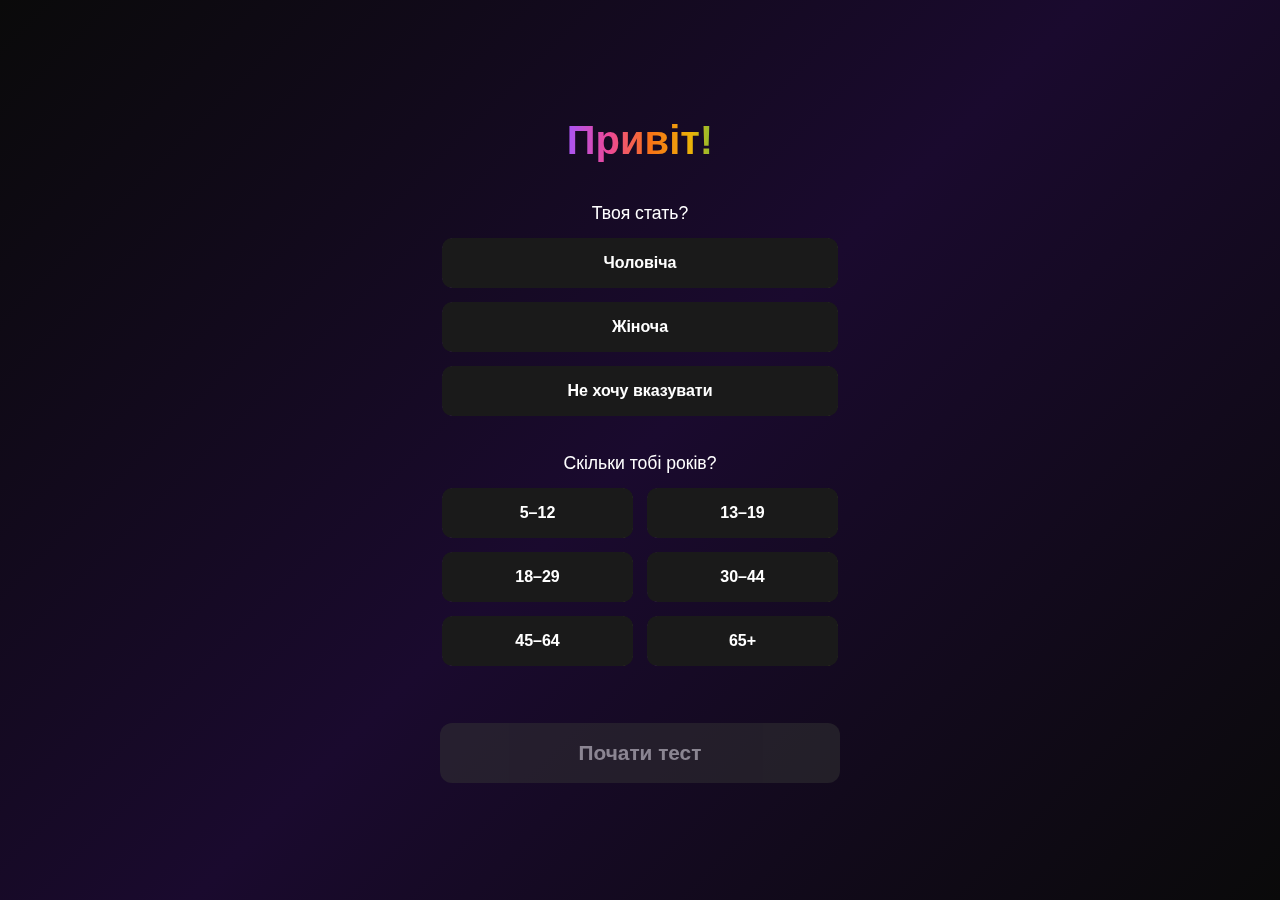
<file: index.html>
<!DOCTYPE html>
<html lang="uk">

<head>
    <meta charset="UTF-8">
    <meta name="viewport" content="width=device-width, initial-scale=1.0, maximum-scale=1.0, user-scalable=no">
    <title>Який ти Політехнік?</title>

    <!-- CSS Files -->
    <link rel="stylesheet" href="css/main.css">
    <link rel="stylesheet" href="css/intro.css">
    <link rel="stylesheet" href="css/card.css">
    <link rel="stylesheet" href="css/indicators.css">
    <link rel="stylesheet" href="css/results.css">
</head>

<body>
    <!-- Intro Screen -->
    <div class="intro-screen" id="introScreen">
        <h1 class="intro-title">Привіт!</h1>
        <div class="intro-form">
            <div class="form-group">
                <label class="form-label">Твоя стать?</label>
                <div class="gender-buttons">
                    <button class="gender-btn" data-gender="male">Чоловіча</button>
                    <button class="gender-btn" data-gender="female">Жіноча</button>
                    <button class="gender-btn" data-gender="prefer-not">Не хочу вказувати</button>
                </div>
            </div>

            <div class="form-group">
                <label class="form-label">Скільки тобі років?</label>
                <div class="age-buttons">
                    <button class="age-btn" data-age="5-12">5–12</button>
                    <button class="age-btn" data-age="13-19">13–19</button>
                    <button class="age-btn" data-age="18-29">18–29</button>
                    <button class="age-btn" data-age="30-44">30–44</button>
                    <button class="age-btn" data-age="45-64">45–64</button>
                    <button class="age-btn" data-age="65+">65+</button>
                </div>
            </div>

            <button class="confirm-btn" id="confirmBtn">Почати тест</button>
        </div>
    </div>

    <!-- Results Screen -->
    <div class="results-screen" id="resultsScreen">
        <h1 class="results-title">ХПІ чекає на тебе!</h1>
        <p class="results-subtitle">Тисни на напрям, який тобі найбільше підходить</p>
        <div class="results-list" id="resultsList"></div>
        <button class="retry-btn" id="retryBtn">Спробувати ще раз</button>
    </div>

    <!-- Main Container -->
    <div class="container" id="container">
        <div class="decision-indicators">
            <div class="indicator no" id="noIndicator">
                <span class="arrow">←</span>
                <span>НІ</span>
            </div>
            <div class="indicator yes" id="yesIndicator">
                <span>ТАК</span>
                <span class="arrow">→</span>
            </div>
        </div>
    </div>

    <!-- JavaScript Files - Order matters! -->
    <script src="js/data.js"></script>
    <script src="js/state.js"></script>
    <script src="js/calculator.js"></script>
    <script src="js/intro.js"></script>
    <script src="js/card.js"></script>
    <script src="js/results.js"></script>
    <script src="js/app.js"></script>
</body>

</html>
</file>
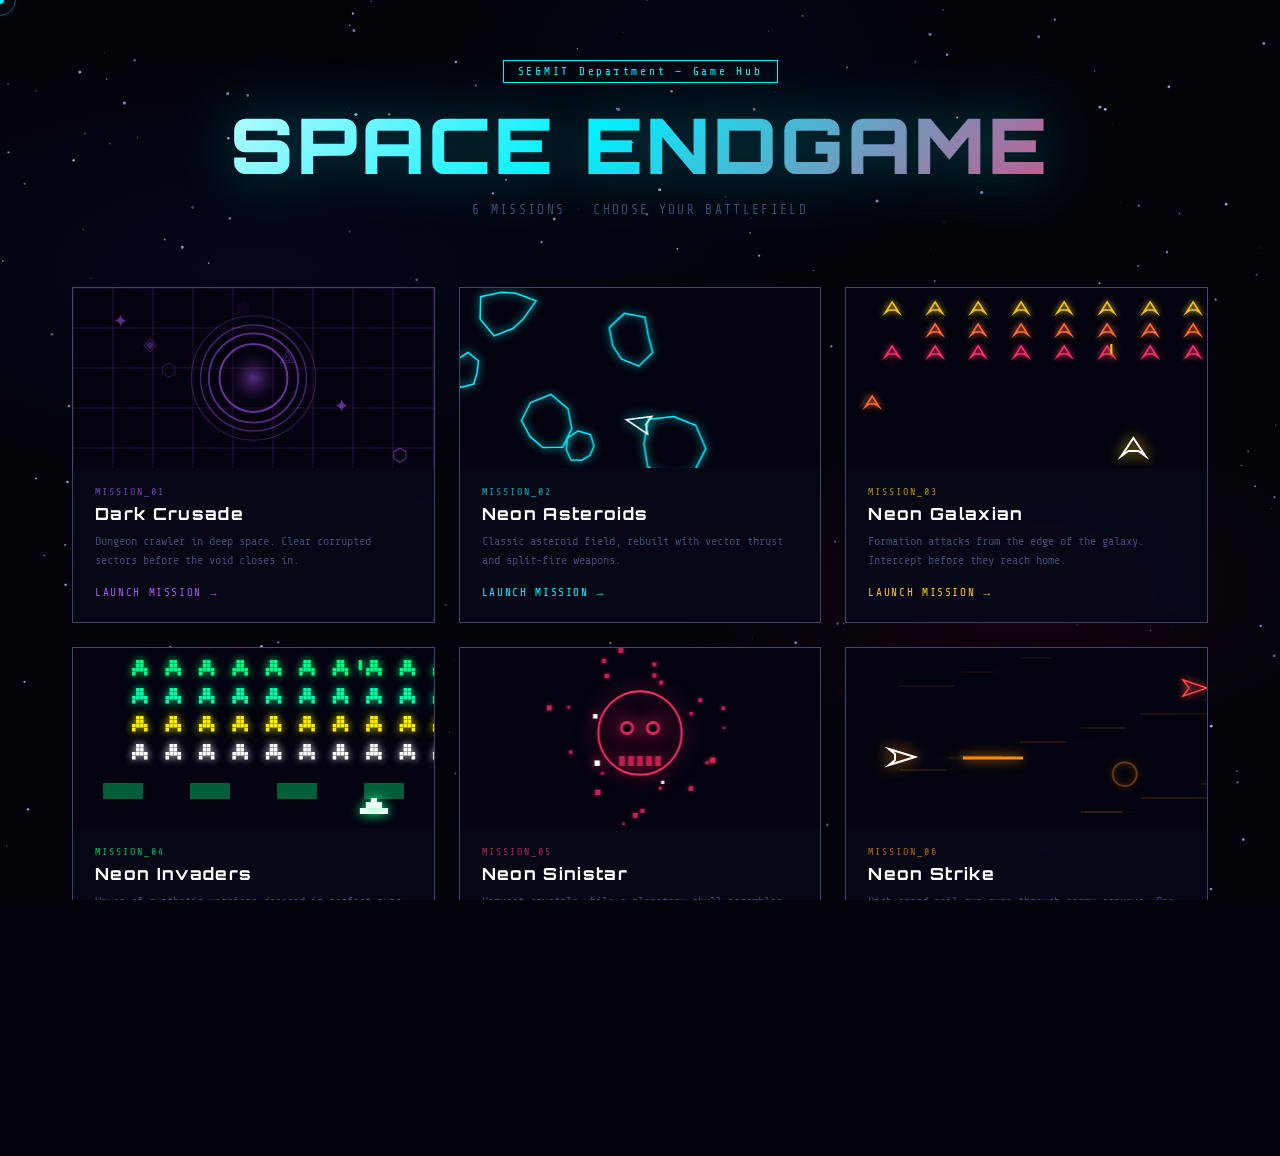
<file: gamehub/index.html>
<!DOCTYPE html>
<html lang="en">
<head>
<meta charset="UTF-8">
<meta name="viewport" content="width=device-width, initial-scale=1.0">
<title>Space Endgame — SE&MIT Department</title>
<style>
  @import url('https://fonts.googleapis.com/css2?family=Orbitron:wght@400;700;900&family=Share+Tech+Mono&display=swap');

  :root {
    --c-bg: #02030a;
    --c-void: #060818;
    --c-accent1: #00f0ff;
    --c-accent2: #ff2d6b;
    --c-accent3: #f5c518;
    --c-text: #c8d8ff;
    --c-muted: #3a4870;
    --glow1: 0 0 20px #00f0ff88, 0 0 60px #00f0ff33;
    --glow2: 0 0 20px #ff2d6b88, 0 0 60px #ff2d6b33;
  }

  * { margin: 0; padding: 0; box-sizing: border-box; }

  html, body {
    width: 100%; height: 100%;
    background: var(--c-bg);
    color: var(--c-text);
    font-family: 'Share Tech Mono', monospace;
    overflow-x: hidden;
  }

  /* ── STARFIELD ───────────────────────────────────────── */
  #starfield {
    position: fixed; inset: 0; z-index: 0;
    pointer-events: none;
  }

  /* ── NEBULA LAYERS ───────────────────────────────────── */
  .nebula {
    position: fixed; inset: 0; z-index: 0; pointer-events: none;
    background:
      radial-gradient(ellipse 60% 40% at 20% 30%, #0d1b5533 0%, transparent 60%),
      radial-gradient(ellipse 50% 35% at 80% 65%, #3d002255 0%, transparent 55%),
      radial-gradient(ellipse 40% 50% at 55% 10%, #00112a44 0%, transparent 50%);
    animation: nebulaDrift 40s ease-in-out infinite alternate;
  }
  @keyframes nebulaDrift {
    0%   { transform: scale(1) translateY(0); }
    100% { transform: scale(1.08) translateY(-3%); }
  }

  /* ── SCANLINE OVERLAY ────────────────────────────────── */
  .scanlines {
    position: fixed; inset: 0; z-index: 1; pointer-events: none;
    background: repeating-linear-gradient(
      to bottom,
      transparent 0px, transparent 3px,
      rgba(0,0,0,0.12) 3px, rgba(0,0,0,0.12) 4px
    );
  }

  /* ── LAYOUT ──────────────────────────────────────────── */
  .wrapper {
    position: relative; z-index: 2;
    max-width: 1200px;
    margin: 0 auto;
    padding: 60px 32px 80px;
  }

  /* ── HEADER ──────────────────────────────────────────── */
  header {
    text-align: center;
    margin-bottom: 70px;
  }

  .badge {
    display: inline-block;
    font-size: 11px;
    letter-spacing: 0.25em;
    color: var(--c-accent1);
    border: 1px solid var(--c-accent1);
    padding: 4px 14px;
    margin-bottom: 22px;
    animation: badgePulse 3s ease-in-out infinite;
  }
  @keyframes badgePulse {
    0%, 100% { box-shadow: none; }
    50% { box-shadow: var(--glow1); }
  }

  h1 {
    font-family: 'Orbitron', sans-serif;
    font-weight: 900;
    font-size: clamp(2.4rem, 6vw, 5rem);
    line-height: 1.05;
    letter-spacing: 0.04em;
    text-transform: uppercase;
    background: linear-gradient(135deg, #fff 0%, var(--c-accent1) 45%, var(--c-accent2) 100%);
    -webkit-background-clip: text;
    -webkit-text-fill-color: transparent;
    background-clip: text;
    filter: drop-shadow(0 0 30px #00f0ff55);
  }

  .subtitle {
    margin-top: 16px;
    font-size: 13px;
    letter-spacing: 0.18em;
    color: var(--c-muted);
    text-transform: uppercase;
  }

  /* ── GAME GRID ───────────────────────────────────────── */
  .grid {
    display: grid;
    grid-template-columns: repeat(auto-fit, minmax(340px, 1fr));
    gap: 24px;
  }

  /* ── CARD ────────────────────────────────────────────── */
  .card {
    position: relative;
    border: 1px solid var(--c-muted);
    background: rgba(6,8,24,0.85);
    overflow: hidden;
    cursor: pointer;
    text-decoration: none;
    display: block;
    transition: border-color 0.3s, transform 0.3s;
    backdrop-filter: blur(6px);
  }
  .card:hover {
    border-color: var(--card-accent, var(--c-accent1));
    transform: translateY(-4px);
  }
  .card::before {
    content: '';
    position: absolute; inset: 0; z-index: 0;
    background: linear-gradient(135deg, var(--card-accent, var(--c-accent1))08 0%, transparent 60%);
    opacity: 0;
    transition: opacity 0.4s;
  }
  .card:hover::before { opacity: 1; }
  .card:hover .card-glow { opacity: 1; }

  .card-glow {
    position: absolute;
    top: 0; left: 0; right: 0;
    height: 1px;
    background: var(--card-accent, var(--c-accent1));
    box-shadow: 0 0 18px 2px var(--card-accent, var(--c-accent1));
    opacity: 0;
    transition: opacity 0.3s;
    z-index: 3;
  }

  /* ── CANVAS PREVIEW ──────────────────────────────────── */
  .card canvas {
    display: block;
    width: 100%;
    height: 180px;
    position: relative; z-index: 1;
  }

  /* ── CARD BODY ───────────────────────────────────────── */
  .card-body {
    padding: 18px 22px 22px;
    position: relative; z-index: 2;
  }
  .card-number {
    font-size: 10px;
    letter-spacing: 0.2em;
    color: var(--card-accent, var(--c-accent1));
    margin-bottom: 6px;
    opacity: 0.7;
  }
  .card-title {
    font-family: 'Orbitron', sans-serif;
    font-size: 1.05rem;
    font-weight: 700;
    letter-spacing: 0.08em;
    color: #fff;
    margin-bottom: 8px;
  }
  .card-desc {
    font-size: 12px;
    line-height: 1.6;
    color: var(--c-muted);
  }
  .card-cta {
    margin-top: 16px;
    display: inline-flex;
    align-items: center;
    gap: 8px;
    font-size: 11px;
    letter-spacing: 0.15em;
    color: var(--card-accent, var(--c-accent1));
    text-transform: uppercase;
  }
  .card-cta::after {
    content: '→';
    transition: transform 0.2s;
  }
  .card:hover .card-cta::after { transform: translateX(5px); }

  /* ── FOOTER ──────────────────────────────────────────── */
  footer {
    margin-top: 80px;
    text-align: center;
    font-size: 11px;
    letter-spacing: 0.15em;
    color: var(--c-muted);
    text-transform: uppercase;
  }
  footer span { color: var(--c-accent1); }

  /* ── CURSOR ──────────────────────────────────────────── */
  .cursor {
    width: 8px; height: 8px;
    border-radius: 50%;
    background: var(--c-accent1);
    position: fixed;
    pointer-events: none;
    z-index: 9999;
    transform: translate(-50%, -50%);
    box-shadow: var(--glow1);
    transition: width 0.2s, height 0.2s, background 0.2s;
  }
  .cursor-ring {
    width: 32px; height: 32px;
    border-radius: 50%;
    border: 1px solid var(--c-accent1);
    position: fixed;
    pointer-events: none;
    z-index: 9998;
    transform: translate(-50%, -50%);
    opacity: 0.4;
    transition: all 0.12s ease-out;
  }
</style>
</head>
<body>

<canvas id="starfield"></canvas>
<div class="nebula"></div>
<div class="scanlines"></div>
<div class="cursor" id="cursor"></div>
<div class="cursor-ring" id="cursorRing"></div>

<div class="wrapper">
  <header>
    <div class="badge">SE&MIT Department — Game Hub</div>
    <h1>Space Endgame</h1>
    <p class="subtitle">6 missions · choose your battlefield</p>
  </header>

  <div class="grid" id="gameGrid"></div>

  <footer>
    <p>Powered by <span>SE&MIT Department</span> · NTU "KhPI"</p>
  </footer>
</div>

<script>
/* ── GAMES DATA ──────────────────────────────────────────────────── */
const games = [
  {
    title: 'Dark Crusade',
    url: './dark-crusade.html',
    desc: 'Dungeon crawler in deep space. Clear corrupted sectors before the void closes in.',
    accent: '#a855f7',
    draw: drawDarkCrusade
  },
  {
    title: 'Neon Asteroids',
    url: './neon-asteroids.html',
    desc: 'Classic asteroid field, rebuilt with vector thrust and split-fire weapons.',
    accent: '#00f0ff',
    draw: drawNeonAsteroids
  },
  {
    title: 'Neon Galaxian',
    url: './neon-galaxian.html',
    desc: 'Formation attacks from the edge of the galaxy. Intercept before they reach home.',
    accent: '#f5c518',
    draw: drawNeonGalaxian
  },
  {
    title: 'Neon Invaders',
    url: './neon-invaders.html',
    desc: 'Waves of synthetic warriors descend in perfect sync. Break the pattern.',
    accent: '#00ff88',
    draw: drawNeonInvaders
  },
  {
    title: 'Neon Sinistar',
    url: './neon-sinistar.html',
    desc: 'Harvest crystals while a planetary skull assembles itself from the debris.',
    accent: '#ff2d6b',
    draw: drawNeonSinistar
  },
  {
    title: 'Neon Strike',
    url: './neon-strike.html',
    desc: 'High-speed rail-gun runs through enemy convoys. One shot. No second chances.',
    accent: '#ff8c00',
    draw: drawNeonStrike
  }
];

/* ── BUILD CARDS ─────────────────────────────────────────────────── */
const grid = document.getElementById('gameGrid');
const animLoops = [];

games.forEach((g, i) => {
  const a = document.createElement('a');
  a.className = 'card';
  a.href = g.url;
  a.target = '_blank';
  a.style.setProperty('--card-accent', g.accent);
  a.innerHTML = `
    <div class="card-glow"></div>
    <canvas id="cv${i}" height="180"></canvas>
    <div class="card-body">
      <div class="card-number">MISSION_${String(i+1).padStart(2,'0')}</div>
      <div class="card-title">${g.title}</div>
      <div class="card-desc">${g.desc}</div>
      <div class="card-cta">Launch mission</div>
    </div>
  `;
  grid.appendChild(a);
});

/* wait for layout */
requestAnimationFrame(() => {
  games.forEach((g, i) => {
    const cv = document.getElementById('cv' + i);
    cv.width = cv.offsetWidth;
    g.draw(cv, g.accent);
  });
});

/* ── STARFIELD ───────────────────────────────────────────────────── */
(function initStars() {
  const cv = document.getElementById('starfield');
  const ctx = cv.getContext('2d');
  let W, H, stars = [];

  function resize() {
    W = cv.width = window.innerWidth;
    H = cv.height = window.innerHeight;
    stars = Array.from({length: 300}, () => ({
      x: Math.random() * W,
      y: Math.random() * H,
      r: Math.random() * 1.4 + 0.2,
      speed: Math.random() * 0.3 + 0.05,
      bright: Math.random()
    }));
  }
  resize();
  window.addEventListener('resize', resize);

  let t = 0;
  function tick() {
    t++;
    ctx.clearRect(0, 0, W, H);
    stars.forEach(s => {
      s.y += s.speed;
      if (s.y > H) { s.y = 0; s.x = Math.random() * W; }
      const alpha = 0.4 + 0.5 * Math.abs(Math.sin(t * 0.01 + s.bright * 10));
      ctx.beginPath();
      ctx.arc(s.x, s.y, s.r, 0, Math.PI * 2);
      ctx.fillStyle = `rgba(180,200,255,${alpha})`;
      ctx.fill();
    });
    requestAnimationFrame(tick);
  }
  tick();
})();

/* ── CURSOR ──────────────────────────────────────────────────────── */
const cursor = document.getElementById('cursor');
const ring = document.getElementById('cursorRing');
let mx = 0, my = 0, rx = 0, ry = 0;
document.addEventListener('mousemove', e => { mx = e.clientX; my = e.clientY; });
function moveCursor() {
  cursor.style.left = mx + 'px'; cursor.style.top = my + 'px';
  rx += (mx - rx) * 0.12; ry += (my - ry) * 0.12;
  ring.style.left = rx + 'px'; ring.style.top = ry + 'px';
  requestAnimationFrame(moveCursor);
}
moveCursor();
document.querySelectorAll('.card').forEach(c => {
  c.addEventListener('mouseenter', () => {
    cursor.style.width = '14px'; cursor.style.height = '14px';
    cursor.style.background = c.style.getPropertyValue('--card-accent');
  });
  c.addEventListener('mouseleave', () => {
    cursor.style.width = '8px'; cursor.style.height = '8px';
    cursor.style.background = 'var(--c-accent1)';
  });
});

/* ══════════════════════════════════════════════════════════════════
   CANVAS PREVIEW PAINTERS
══════════════════════════════════════════════════════════════════ */

/* ── 1. Dark Crusade — gothic corridors ────────────────────────── */
function drawDarkCrusade(cv, accent) {
  const ctx = cv.getContext('2d');
  const W = cv.width, H = cv.height;
  let t = 0;

  const purp = accent;

  function frame() {
    ctx.fillStyle = '#05010f';
    ctx.fillRect(0, 0, W, H);

    // dungeon grid
    ctx.strokeStyle = purp + '30';
    ctx.lineWidth = 1;
    for (let x = 0; x < W; x += 40) {
      ctx.beginPath(); ctx.moveTo(x, 0); ctx.lineTo(x, H); ctx.stroke();
    }
    for (let y = 0; y < H; y += 40) {
      ctx.beginPath(); ctx.moveTo(0, y); ctx.lineTo(W, y); ctx.stroke();
    }

    // floating rune symbols
    const runes = ['✦','⬡','◈','⬢','⟁'];
    for (let i = 0; i < 8; i++) {
      const x = 30 + (i * 47 + Math.sin(t * 0.02 + i) * 12) % (W - 60);
      const y = 20 + ((i * 29 + t * 0.4 + i * 20) % (H - 20));
      const alpha = 0.3 + 0.3 * Math.sin(t * 0.05 + i);
      ctx.font = '18px serif';
      ctx.fillStyle = `rgba(168,85,247,${alpha})`;
      ctx.fillText(runes[i % runes.length], x, y);
    }

    // portal ring
    const cx = W / 2, cy = H / 2;
    for (let r = 0; r < 4; r++) {
      ctx.beginPath();
      ctx.arc(cx, cy, 30 + r * 12 + Math.sin(t * 0.03 + r) * 4, 0, Math.PI * 2);
      ctx.strokeStyle = `rgba(168,85,247,${0.6 - r * 0.1})`;
      ctx.lineWidth = 2 - r * 0.3;
      ctx.stroke();
    }
    // portal fill
    const grad = ctx.createRadialGradient(cx, cy, 0, cx, cy, 30);
    grad.addColorStop(0, 'rgba(168,85,247,0.5)');
    grad.addColorStop(1, 'transparent');
    ctx.beginPath(); ctx.arc(cx, cy, 30, 0, Math.PI * 2);
    ctx.fillStyle = grad; ctx.fill();

    t++;
    requestAnimationFrame(frame);
  }
  frame();
}

/* ── 2. Neon Asteroids ─────────────────────────────────────────── */
function drawNeonAsteroids(cv, accent) {
  const ctx = cv.getContext('2d');
  const W = cv.width, H = cv.height;
  let t = 0;

  const rocks = Array.from({length: 6}, (_, i) => ({
    x: Math.random() * W, y: Math.random() * H,
    vx: (Math.random() - 0.5) * 1.2, vy: (Math.random() - 0.5) * 1.2,
    r: 14 + Math.random() * 20,
    ang: Math.random() * Math.PI * 2,
    spin: (Math.random() - 0.5) * 0.03,
    pts: Array.from({length: 8}, () => 0.7 + Math.random() * 0.5)
  }));

  const ship = { x: W/2, y: H * 0.75, ang: -Math.PI/2 };

  function polyRock(ctx, rock) {
    const n = rock.pts.length;
    ctx.beginPath();
    for (let i = 0; i < n; i++) {
      const a = rock.ang + (i / n) * Math.PI * 2;
      const r = rock.r * rock.pts[i];
      const px = rock.x + Math.cos(a) * r;
      const py = rock.y + Math.sin(a) * r;
      i === 0 ? ctx.moveTo(px, py) : ctx.lineTo(px, py);
    }
    ctx.closePath();
  }

  function frame() {
    ctx.fillStyle = 'rgba(2,3,15,0.85)';
    ctx.fillRect(0, 0, W, H);

    rocks.forEach(r => {
      r.x = (r.x + r.vx + W) % W;
      r.y = (r.y + r.vy + H) % H;
      r.ang += r.spin;

      polyRock(ctx, r);
      ctx.strokeStyle = accent;
      ctx.lineWidth = 1.5;
      ctx.shadowColor = accent; ctx.shadowBlur = 8;
      ctx.stroke();
      ctx.shadowBlur = 0;
    });

    // ship
    ctx.save();
    ctx.translate(ship.x, ship.y);
    ctx.rotate(ship.ang + t * 0.005);
    ctx.beginPath();
    ctx.moveTo(0, -14); ctx.lineTo(9, 10); ctx.lineTo(0, 6); ctx.lineTo(-9, 10);
    ctx.closePath();
    ctx.strokeStyle = '#fff';
    ctx.lineWidth = 1.5;
    ctx.shadowColor = accent; ctx.shadowBlur = 12;
    ctx.stroke();
    // thruster
    if (t % 8 < 5) {
      ctx.beginPath();
      ctx.moveTo(-4, 8); ctx.lineTo(0, 18 + Math.random() * 6); ctx.lineTo(4, 8);
      ctx.strokeStyle = accent; ctx.lineWidth = 1; ctx.stroke();
    }
    ctx.restore();
    ctx.shadowBlur = 0;

    t++;
    requestAnimationFrame(frame);
  }
  frame();
}

/* ── 3. Neon Galaxian ──────────────────────────────────────────── */
function drawNeonGalaxian(cv, accent) {
  const ctx = cv.getContext('2d');
  const W = cv.width, H = cv.height;
  let t = 0;

  const cols = 8, rows = 3;
  const enemies = [];
  for (let r = 0; r < rows; r++)
    for (let c = 0; c < cols; c++)
      enemies.push({ c, r, alive: true, dive: false, dx: 0, dy: 0 });

  let diver = null, diverT = 0;
  const bullets = [];

  function frame() {
    ctx.fillStyle = 'rgba(2,3,15,0.88)';
    ctx.fillRect(0, 0, W, H);

    const offsetX = 30 + Math.sin(t * 0.02) * 20;
    const spacingX = (W - 60) / (cols - 1);
    const spacingY = 22;

    // occasional diver
    if (!diver && t % 90 === 0) {
      const alive = enemies.filter(e => e.alive);
      if (alive.length) {
        diver = alive[Math.floor(Math.random() * alive.length)];
        diver.dive = true; diver.dx = 0; diver.dy = 0; diverT = 0;
      }
    }

    enemies.forEach(e => {
      if (!e.alive) return;
      let ex = offsetX + e.c * spacingX;
      let ey = 20 + e.r * spacingY;

      if (e.dive) {
        diverT++;
        ex += Math.sin(diverT * 0.12) * 40;
        ey += diverT * 1.5;
        if (ey > H + 20) { e.dive = false; diver = null; diverT = 0; }
      }

      // enemy sprite (simple arrow)
      const colors = [accent, '#ff6b35', '#ff2d6b'];
      ctx.strokeStyle = colors[e.r % 3];
      ctx.lineWidth = 1.5;
      ctx.shadowColor = colors[e.r % 3]; ctx.shadowBlur = 6;
      ctx.beginPath();
      ctx.moveTo(ex - 7, ey + 5); ctx.lineTo(ex, ey - 6); ctx.lineTo(ex + 7, ey + 5);
      ctx.lineTo(ex + 3, ey + 2); ctx.lineTo(ex - 3, ey + 2); ctx.closePath();
      ctx.stroke();
      ctx.shadowBlur = 0;
    });

    // player at bottom
    const px = W / 2 + Math.sin(t * 0.03) * (W * 0.3);
    const py = H - 20;
    ctx.strokeStyle = '#fff';
    ctx.lineWidth = 2;
    ctx.shadowColor = accent; ctx.shadowBlur = 14;
    ctx.beginPath();
    ctx.moveTo(px - 12, py + 8); ctx.lineTo(px, py - 10); ctx.lineTo(px + 12, py + 8);
    ctx.lineTo(px + 5, py + 3); ctx.lineTo(px - 5, py + 3); ctx.closePath();
    ctx.stroke();
    ctx.shadowBlur = 0;

    // auto bullet
    if (t % 30 === 0) bullets.push({ x: px, y: py - 14 });
    bullets.forEach(b => { b.y -= 5; });
    bullets.splice(0, bullets.filter(b => b.y < -10).length);
    bullets.forEach(b => {
      ctx.beginPath();
      ctx.moveTo(b.x, b.y); ctx.lineTo(b.x, b.y + 10);
      ctx.strokeStyle = accent; ctx.lineWidth = 2;
      ctx.shadowColor = accent; ctx.shadowBlur = 8;
      ctx.stroke(); ctx.shadowBlur = 0;
    });

    t++;
    requestAnimationFrame(frame);
  }
  frame();
}

/* ── 4. Neon Invaders ──────────────────────────────────────────── */
function drawNeonInvaders(cv, accent) {
  const ctx = cv.getContext('2d');
  const W = cv.width, H = cv.height;
  let t = 0;
  let dir = 1;

  const cols = 10, rows = 4;
  const grid = [];
  for (let r = 0; r < rows; r++)
    for (let c = 0; c < cols; c++)
      grid.push({ c, r });

  function drawInvader(x, y, frame, color) {
    ctx.fillStyle = color;
    ctx.shadowColor = color; ctx.shadowBlur = 8;
    const f = frame % 2;
    if (f === 0) {
      // frame A
      const px = [[1,0],[2,0],[1,1],[2,1],[0,2],[1,2],[2,2],[3,2],[0,3],[3,3]];
      px.forEach(([dx, dy]) => ctx.fillRect(x + (dx-1.5)*4, y + (dy-1.5)*4, 3.5, 3.5));
    } else {
      // frame B
      const px = [[1,0],[2,0],[0,1],[1,1],[2,1],[3,1],[1,2],[2,2],[1,3],[2,3]];
      px.forEach(([dx, dy]) => ctx.fillRect(x + (dx-1.5)*4, y + (dy-1.5)*4, 3.5, 3.5));
    }
    ctx.shadowBlur = 0;
  }

  const bullets = [];
  const colors = [accent, '#00ffaa', '#ffee00', '#ffffff'];

  function frame() {
    ctx.fillStyle = 'rgba(2,3,15,0.88)';
    ctx.fillRect(0, 0, W, H);

    const offsetX = 30 + Math.sin(t * 0.015) * (W * 0.15);
    const spacingX = (W - 60) / (cols - 1);
    const spacingY = 28;

    grid.forEach(e => {
      const ex = offsetX + e.c * spacingX;
      const ey = 18 + e.r * spacingY;
      drawInvader(ex, ey, Math.floor(t / 20), colors[e.r % 4]);
    });

    // barriers
    for (let b = 0; b < 4; b++) {
      const bx = 50 + b * (W - 100) / 3;
      const by = H - 45;
      ctx.fillStyle = accent + '55';
      ctx.fillRect(bx - 20, by, 40, 16);
    }

    // player
    const px = W / 2 + Math.sin(t * 0.04) * (W * 0.35);
    ctx.fillStyle = '#fff';
    ctx.shadowColor = accent; ctx.shadowBlur = 12;
    ctx.fillRect(px - 14, H - 20, 28, 6);
    ctx.fillRect(px - 8, H - 26, 16, 6);
    ctx.fillRect(px - 3, H - 30, 6, 4);
    ctx.shadowBlur = 0;

    if (t % 25 === 0) bullets.push({ x: px, y: H - 30 });
    bullets.forEach(b => { b.y -= 6; });
    bullets.length = Math.min(bullets.length, 5);
    bullets.forEach(b => {
      ctx.fillStyle = accent;
      ctx.shadowColor = accent; ctx.shadowBlur = 6;
      ctx.fillRect(b.x - 1, b.y, 3, 10);
      ctx.shadowBlur = 0;
    });

    t++;
    requestAnimationFrame(frame);
  }
  frame();
}

/* ── 5. Neon Sinistar ──────────────────────────────────────────── */
function drawNeonSinistar(cv, accent) {
  const ctx = cv.getContext('2d');
  const W = cv.width, H = cv.height;
  let t = 0;

  const cx = W / 2, cy = H / 2;
  const particles = Array.from({length: 25}, (_, i) => ({
    ang: (i / 25) * Math.PI * 2,
    dist: 20 + Math.random() * 50,
    speed: 0.005 + Math.random() * 0.01,
    size: 2 + Math.random() * 4,
    attached: false
  }));

  function frame() {
    ctx.fillStyle = 'rgba(2,3,15,0.88)';
    ctx.fillRect(0, 0, W, H);

    // skull outline
    const progress = (Math.sin(t * 0.008) * 0.5 + 0.5);
    const skullR = 35 + progress * 10;

    ctx.beginPath();
    ctx.arc(cx, cy - 5, skullR, 0, Math.PI * 2);
    ctx.strokeStyle = accent;
    ctx.lineWidth = 2;
    ctx.shadowColor = accent; ctx.shadowBlur = 20;
    ctx.stroke();

    // eyes
    [cx - 13, cx + 13].forEach(ex => {
      ctx.beginPath();
      ctx.arc(ex, cy - 10, 7, 0, Math.PI * 2);
      ctx.fillStyle = accent + 'cc';
      ctx.fill();
      ctx.beginPath();
      ctx.arc(ex, cy - 10, 4, 0, Math.PI * 2);
      ctx.fillStyle = '#02030a';
      ctx.fill();
    });

    // teeth
    for (let i = -2; i <= 2; i++) {
      ctx.beginPath();
      ctx.rect(cx + i * 9 - 3, cy + 18, 6, 10);
      ctx.fillStyle = accent + 'aa';
      ctx.fill();
    }
    ctx.shadowBlur = 0;

    // orbiting crystals
    particles.forEach(p => {
      p.ang += p.speed;
      const px = cx + Math.cos(p.ang) * (p.attached ? skullR + 8 : p.dist + 30);
      const py = cy + Math.sin(p.ang) * (p.attached ? skullR + 8 : p.dist + 30);

      if (!p.attached && Math.random() < 0.002) p.attached = true;

      ctx.beginPath();
      ctx.rect(px - p.size/2, py - p.size/2, p.size, p.size);
      ctx.fillStyle = p.attached ? '#fff' : accent + 'aa';
      ctx.shadowColor = accent; ctx.shadowBlur = p.attached ? 12 : 4;
      ctx.fill();
    });
    ctx.shadowBlur = 0;

    t++;
    requestAnimationFrame(frame);
  }
  frame();
}

/* ── 6. Neon Strike ────────────────────────────────────────────── */
function drawNeonStrike(cv, accent) {
  const ctx = cv.getContext('2d');
  const W = cv.width, H = cv.height;
  let t = 0;

  const ships = Array.from({length: 5}, (_, i) => ({
    x: W + 60 + i * 90,
    y: 40 + i * 28,
    speed: 1.5 + i * 0.4
  }));

  const beams = [];
  const explosions = [];

  function frame() {
    ctx.fillStyle = 'rgba(2,3,15,0.88)';
    ctx.fillRect(0, 0, W, H);

    // speed lines
    for (let i = 0; i < 12; i++) {
      const lx = (W - (t * 4 + i * 60) % W);
      const ly = 10 + i * 14;
      const len = 30 + Math.random() * 50;
      ctx.beginPath();
      ctx.moveTo(lx, ly); ctx.lineTo(lx + len, ly);
      ctx.strokeStyle = `rgba(255,140,0,${0.1 + i * 0.02})`;
      ctx.lineWidth = 1;
      ctx.stroke();
    }

    // enemy ships moving right to left
    ships.forEach(s => {
      s.x -= s.speed;
      if (s.x < -60) { s.x = W + 60; s.y = 20 + Math.random() * (H - 50); }

      ctx.save();
      ctx.translate(s.x, s.y);
      ctx.strokeStyle = '#ff4444';
      ctx.lineWidth = 1.5;
      ctx.shadowColor = '#ff4444'; ctx.shadowBlur = 8;
      ctx.beginPath();
      // enemy arrow shape pointing left
      ctx.moveTo(12, 0); ctx.lineTo(-12, -8); ctx.lineTo(-6, 0);
      ctx.lineTo(-12, 8); ctx.closePath();
      ctx.stroke();
      ctx.restore();
      ctx.shadowBlur = 0;
    });

    // player on left
    const py = H / 2 + Math.sin(t * 0.04) * 20;
    ctx.save();
    ctx.translate(55, py);
    ctx.strokeStyle = '#fff';
    ctx.lineWidth = 2;
    ctx.shadowColor = accent; ctx.shadowBlur = 16;
    ctx.beginPath();
    ctx.moveTo(-12, -8); ctx.lineTo(14, 0); ctx.lineTo(-12, 8);
    ctx.lineTo(-6, 3); ctx.lineTo(-6, -3); ctx.closePath();
    ctx.stroke();
    // exhaust
    if (t % 6 < 3) {
      ctx.beginPath();
      ctx.moveTo(-12, -4); ctx.lineTo(-20 - Math.random() * 10, 0); ctx.lineTo(-12, 4);
      ctx.strokeStyle = accent; ctx.lineWidth = 1.5; ctx.stroke();
    }
    ctx.restore();
    ctx.shadowBlur = 0;

    // auto-fire beam
    if (t % 20 === 0) beams.push({ x: 65, y: py, len: 0 });
    beams.forEach(b => { b.x += 14; b.len = Math.min(b.len + 14, 60); });
    beams.forEach(b => {
      ctx.beginPath();
      ctx.moveTo(b.x - b.len, b.y); ctx.lineTo(b.x, b.y);
      ctx.strokeStyle = accent;
      ctx.lineWidth = 3;
      ctx.shadowColor = accent; ctx.shadowBlur = 12;
      ctx.stroke(); ctx.shadowBlur = 0;
    });
    beams.splice(0, beams.filter(b => b.x > W + 10).length);

    // small explosions
    if (t % 40 === 0) {
      explosions.push({
        x: 200 + Math.random() * (W - 250),
        y: 20 + Math.random() * (H - 40),
        r: 0, max: 18
      });
    }
    explosions.forEach(e => { e.r += 1.5; });
    explosions.forEach(e => {
      ctx.beginPath();
      ctx.arc(e.x, e.y, e.r, 0, Math.PI * 2);
      ctx.strokeStyle = `rgba(255,140,0,${1 - e.r / e.max})`;
      ctx.lineWidth = 2;
      ctx.shadowColor = accent; ctx.shadowBlur = 8;
      ctx.stroke(); ctx.shadowBlur = 0;
    });
    explosions.splice(0, explosions.filter(e => e.r >= e.max).length);

    t++;
    requestAnimationFrame(frame);
  }
  frame();
}
</script>
</body>
</html>
</file>
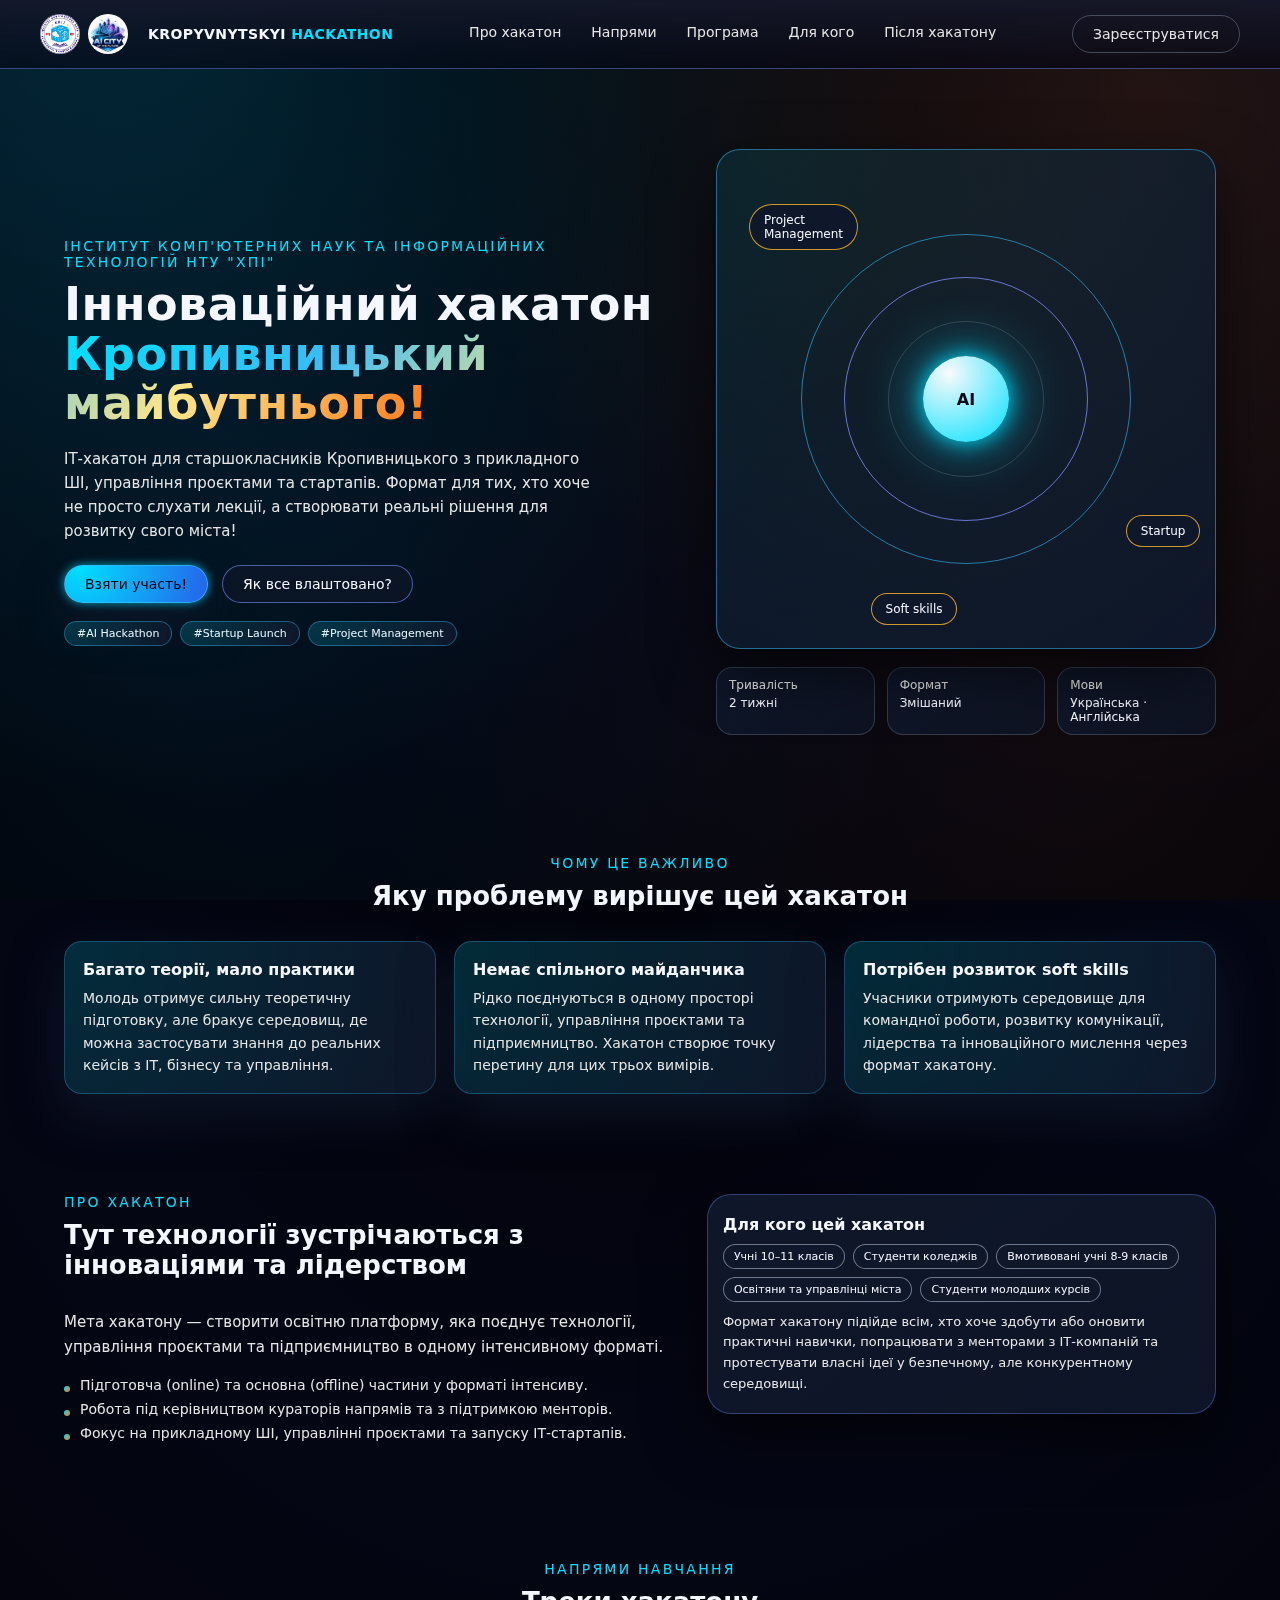
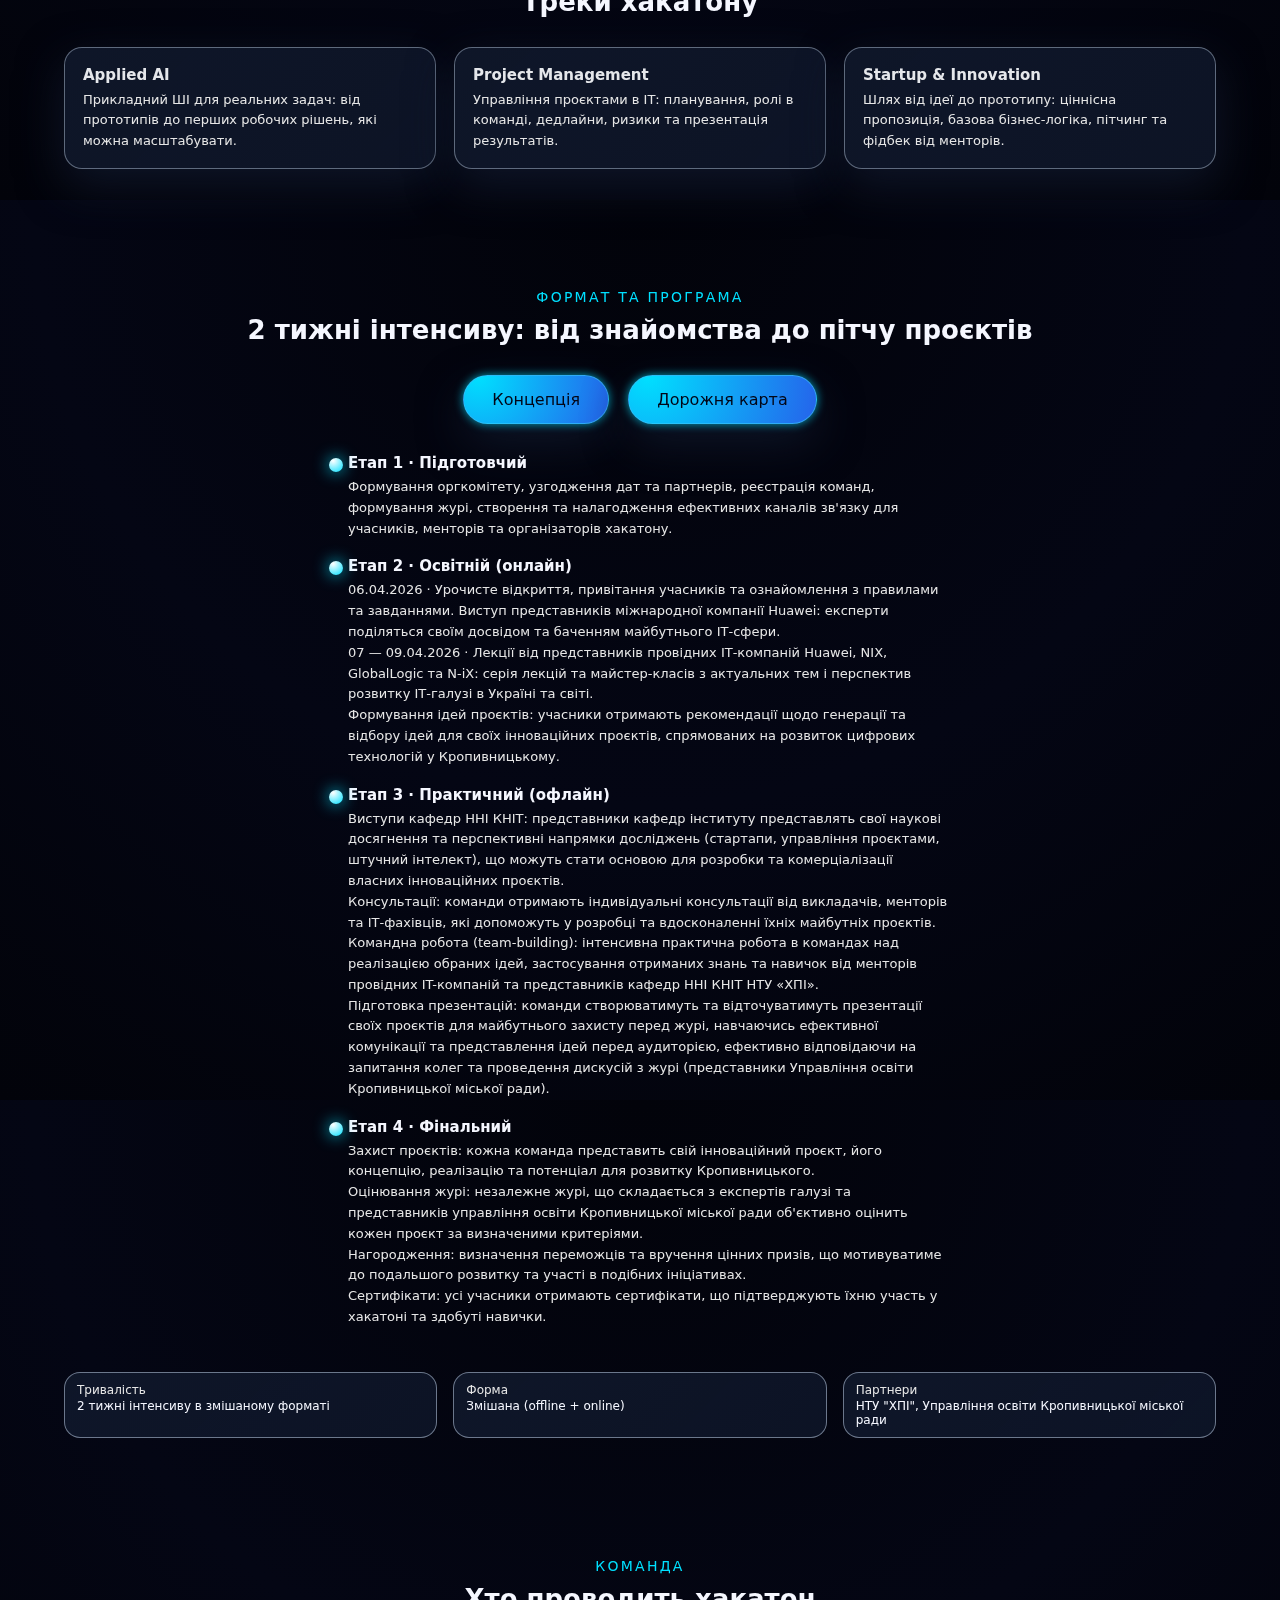
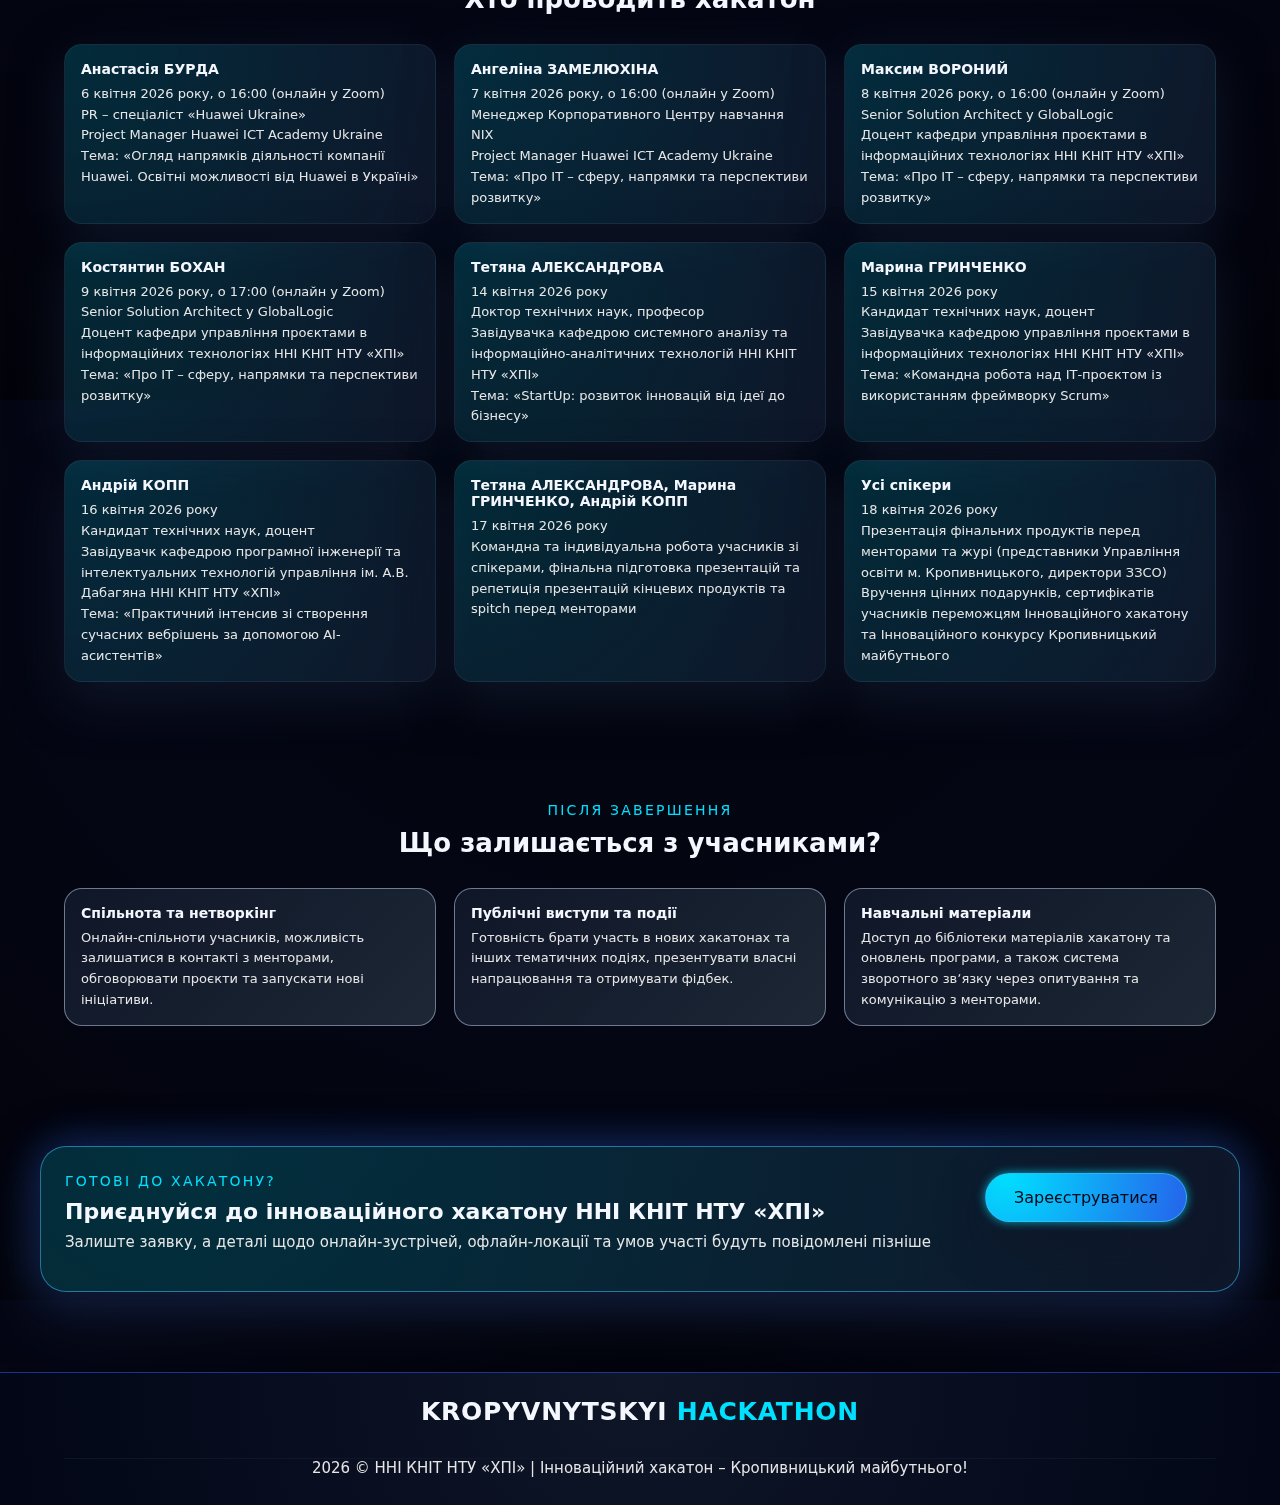
<file: hackathon/index.html>
<!DOCTYPE html>
<html lang="uk">

<head>
    <meta charset="UTF-8" />
    <meta name="viewport" content="width=device-width, initial-scale=1.0" />
    <title>Інноваційний хакатон – Кропивницький майбутнього! | ННІ КНІТ НТУ «ХПІ»</title>
    <link rel="stylesheet" href="styles.css" />
    <link rel="icon" href="logoone.jpg">
</head>

<body>
    <div class="page-bg"></div>
    <header class="site-header">
        <div class="container nav">
            <div class="logo">
                <div class="logo-images">
                    <img class="logo-khpi" src="logotwo.jpg" alt="logo">
                    <img class="logo-khpi" src="logoone.jpg" alt="logo">
                </div>
                <span class="logo-text">Kropyvnytskyi <span>Hackathon</span></span>
            </div>
            <nav class="nav-links">
                <a href="#about">Про хакатон</a>
                <a href="#tracks">Напрями</a>
                <a href="#program">Програма</a>
                <a href="#audience">Для кого</a>
                <a href="#after">Після хакатону</a>
            </nav>
            <a href="#cta" class="btn ghost">Зареєструватися</a>
        </div>
    </header>

    <main>
        <section class="hero" id="top">
            <div class="container hero-grid">
                <div class="hero-left">
                    <p class="eyebrow">Інститут комп'ютерних наук та інформаційних технологій НТУ "ХПІ"</p>
                    <h1>
                        Інноваційний хакатон<br />
                        <span class="hero-gradient">Кропивницький майбутнього!</span>
                    </h1>
                    <p class="hero-sub">
                        ІТ-хакатон для старшокласників Кропивницького з прикладного ШІ, управління проєктами та стартапів. Формат для тих, хто хоче не просто слухати лекції, а створювати реальні рішення для розвитку свого міста!
                    </p>
                    <div class="hero-cta-row">
                        <a href="#cta" class="btn primary">Взяти участь!</a>
                        <a href="#problem" class="btn secondary">Як все влаштовано?</a>
                    </div>
                    <div class="hero-tags">
                        <span>#AI&nbsp;Hackathon</span>
                        <span>#Startup&nbsp;Launch</span>
                        <span>#Project&nbsp;Management</span>
                    </div>
                </div>
                <div class="hero-right">
                    <div class="hero-card orbit">
                        <div class="orbit-inner">
                            <div class="orbit-ring ring-1"></div>
                            <div class="orbit-ring ring-2"></div>
                            <div class="orbit-ring ring-3"></div>
                            <div class="orbit-core">
                                <span>AI</span>
                            </div>
                            <div class="orbit-pill pill-1">Project<br />Management</div>
                            <div class="orbit-pill pill-2">Startup</div>
                            <div class="orbit-pill pill-3">Soft&nbsp;skills</div>
                        </div>
                    </div>
                    <div class="hero-stats">
                        <div class="stat-card">
                            <span class="stat-label">Тривалість</span>
                            <span class="stat-value">2 тижні</span>
                        </div>
                        <div class="stat-card">
                            <span class="stat-label">Формат</span>
                            <span class="stat-value">Змішаний</span>
                        </div>
                        <div class="stat-card">
                            <span class="stat-label">Мови</span>
                            <span class="stat-value">Українська · Англійська</span>
                        </div>
                    </div>
                </div>
            </div>
        </section>

        <section class="section" id="problem">
            <div class="container">
                <div class="section-header">
                    <p class="eyebrow">Чому це важливо</p>
                    <h2>Яку проблему вирішує цей хакатон</h2>
                </div>
                <div class="problem-grid">
                    <article class="glass-card">
                        <h3>Багато теорії, мало практики</h3>
                        <p>
                            Молодь отримує сильну теоретичну підготовку, але бракує середовищ, де можна застосувати знання до реальних кейсів з ІТ, бізнесу та управління.
                        </p>
                    </article>
                    <article class="glass-card">
                        <h3>Немає спільного майданчика</h3>
                        <p>
                            Рідко поєднуються в одному просторі технології, управління проєктами та підприємництво. Хакатон створює точку перетину для цих трьох вимірів.
                        </p>
                    </article>
                    <article class="glass-card">
                        <h3>Потрібен розвиток soft skills</h3>
                        <p>
                            Учасники отримують середовище для командної роботи, розвитку комунікації, лідерства та інноваційного мислення через формат хакатону.
                        </p>
                    </article>
                </div>
            </div>
        </section>

        <section class="section split" id="about">
            <div class="container split-grid">
                <div>
                    <div class="section-header left">
                        <p class="eyebrow">Про хакатон</p>
                        <h2>Тут технології зустрічаються з інноваціями та лідерством</h2>
                    </div>
                    <p class="section-lead">
                        Мета хакатону — створити освітню платформу, яка поєднує технології, управління проєктами та підприємництво в одному інтенсивному форматі.
                    </p>
                    <ul class="bullet-list">
                        <li>Підготовча (online) та основна (offline) частини у форматі інтенсиву.</li>
                        <li>Робота під керівництвом кураторів напрямів та з підтримкою менторів.</li>
                        <li>Фокус на прикладному ШІ, управлінні проєктами та запуску ІТ-стартапів.</li>
                    </ul>
                </div>
                <div id="audience">
                    <div class="audience-card">
                        <h3>Для кого цей хакатон</h3>
                        <div class="audience-tags">
                            <span>Учні 10–11 класів</span>
                            <span>Студенти коледжів</span>
                            <span>Вмотивовані учні 8-9 класів</span>
                            <span>Освітяни та управлінці міста</span>
                            <span>Студенти молодших курсів</span>
                        </div>
                        <p>
                            Формат хакатону підійде всім, хто хоче здобути або оновити практичні навички, попрацювати з менторами з ІТ-компаній та протестувати власні ідеї у безпечному, але конкурентному середовищі.
                        </p>
                    </div>
                </div>
            </div>
        </section>

        <section class="section" id="tracks">
            <div class="container">
                <div class="section-header">
                    <p class="eyebrow">Напрями навчання</p>
                    <h2>Треки хакатону</h2>
                </div>
                <div class="tracks-grid">
                    <article class="track-card">
                        <h3>Applied AI</h3>
                        <p>
                            Прикладний ШІ для реальних задач: від прототипів до перших робочих рішень, які можна масштабувати.
                        </p>
                    </article>
                    <article class="track-card">
                        <h3>Project Management</h3>
                        <p>
                            Управління проєктами в ІТ: планування, ролі в команді, дедлайни, ризики та презентація результатів.
                        </p>
                    </article>
                    <article class="track-card">
                        <h3>Startup & Innovation</h3>
                        <p>
                            Шлях від ідеї до прототипу: ціннісна пропозиція, базова бізнес-логіка, пітчинг та фідбек від менторів.
                        </p>
                    </article>
                </div>
            </div>
        </section>

        <section class="section" id="program">
            <div class="container">
                <div class="section-header">
                    <p class="eyebrow">Формат та програма</p>
                    <h2>2 тижні інтенсиву: від знайомства до пітчу проєктів</h2>
                </div>
                <div class="section-header">
                    <a href="concept.pdf" class="btn primary large">Концепція</a>
                    <a href="roadmap.pdf" class="btn primary large right">Дорожня карта</a>
                </div>
                <div class="timeline">
                    <div class="timeline-item">
                        <div class="timeline-dot"></div>
                        <div class="timeline-content">
                            <h3>Етап 1 · Підготовчий</h3>
                            <p>
                                Формування оргкомітету, узгодження дат та партнерів, реєстрація команд, формування журі, створення та налагодження ефективних каналів зв'язку для учасників, менторів та організаторів хакатону.
                            </p>
                        </div>
                    </div>
                    <div class="timeline-item">
                        <div class="timeline-dot"></div>
                        <div class="timeline-content">
                            <h3>Етап 2 · Освітній (онлайн)</h3>
                            <p>
                                06.04.2026 · Урочисте відкриття, привітання учасників та ознайомлення з правилами та завданнями. Виступ представників міжнародної компанії Huawei: експерти поділяться своїм досвідом та баченням майбутнього ІТ-сфери.
                            </p>
                            <p>
                                07 — 09.04.2026 · Лекції від представників провідних ІТ-компаній Huawei, NIX, GlobalLogic та N-iX: серія лекцій та майстер-класів з актуальних тем і перспектив розвитку ІТ-галузі в Україні та світі.
                            </p>
                            <p>
                                Формування ідей проєктів: учасники отримають рекомендації щодо генерації та відбору ідей для своїх інноваційних проєктів, спрямованих на розвиток цифрових технологій у Кропивницькому.
                            </p>
                        </div>
                    </div>
                    <div class="timeline-item">
                        <div class="timeline-dot"></div>
                        <div class="timeline-content">
                            <h3>Етап 3 · Практичний (офлайн)</h3>
                            <p>
                                Виступи кафедр ННІ КНІТ: представники кафедр інституту представлять свої наукові досягнення та перспективні напрямки досліджень (стартапи, управління проєктами, штучний інтелект), що можуть стати основою для розробки та комерціалізації власних інноваційних
                                проєктів.
                            </p>
                            <p>
                                Консультації: команди отримають індивідуальні консультації від викладачів, менторів та ІТ-фахівців, які допоможуть у розробці та вдосконаленні їхніх майбутніх проєктів.
                            </p>
                            <p>
                                Командна робота (team-building): інтенсивна практична робота в командах над реалізацією обраних ідей, застосування отриманих знань та навичок від менторів провідних IT-компаній та представників кафедр ННІ КНІТ НТУ «ХПІ».
                            </p>
                            <p>
                                Підготовка презентацій: команди створюватимуть та відточуватимуть презентації своїх проєктів для майбутнього захисту перед журі, навчаючись ефективної комунікації та представлення ідей перед аудиторією, ефективно відповідаючи на запитання колег та проведення
                                дискусій з журі (представники Управління освіти Кропивницької міської ради).
                            </p>
                        </div>
                    </div>
                    <div class="timeline-item">
                        <div class="timeline-dot"></div>
                        <div class="timeline-content">
                            <h3>Етап 4 · Фінальний</h3>
                            <p>
                                Захист проєктів: кожна команда представить свій інноваційний проєкт, його концепцію, реалізацію та потенціал для розвитку Кропивницького.
                            </p>
                            <p>
                                Оцінювання журі: незалежне журі, що складається з експертів галузі та представників управління освіти Кропивницької міської ради об'єктивно оцінить кожен проєкт за визначеними критеріями.
                            </p>
                            <p>
                                Нагородження: визначення переможців та вручення цінних призів, що мотивуватиме до подальшого розвитку та участі в подібних ініціативах.
                            </p>
                            <p>
                                Сертифікати: усі учасники отримають сертифікати, що підтверджують їхню участь у хакатоні та здобуті навички.
                            </p>
                        </div>
                    </div>
                </div>
                <div class="program-facts">
                    <div class="fact">
                        <span class="fact-label">Тривалість</span>
                        <span class="fact-value">2 тижні інтенсиву в змішаному форматі</span>
                    </div>
                    <div class="fact">
                        <span class="fact-label">Форма</span>
                        <span class="fact-value">Змішана (offline + online)</span>
                    </div>
                    <div class="fact">
                        <span class="fact-label">Партнери</span>
                        <span class="fact-value">НТУ "ХПІ", Управління освіти Кропивницької міської ради</span>
                    </div>
                </div>
            </div>
        </section>

        <section class="section" id="team">
            <div class="container">
                <div class="section-header">
                    <p class="eyebrow">Команда</p>
                    <h2>Хто проводить хакатон</h2>
                </div>
                <div class="team-grid">
                    <article class="team-card">
                        <h3>Анастасія БУРДА</h3>
                        <p>6 квітня 2026 року, о 16:00 (онлайн у Zoom)</p>
                        <p>PR – cпеціаліст «Huawei Ukraine»</p>
                        <p>Project Manager Huawei ICT Academy Ukraine</p>
                        <p>Тема: «Огляд напрямків діяльності компанії Huawei. Освітні можливості від Huawei в Україні»</p>
                    </article>
                    <article class="team-card">
                        <h3>Ангеліна ЗАМЕЛЮХІНА</h3>
                        <p>7 квітня 2026 року, о 16:00 (онлайн у Zoom)</p>
                        <p>Менеджер Корпоративного Центру навчання NIX</p>
                        <p>Project Manager Huawei ICT Academy Ukraine</p>
                        <p>Тема: «Про IT – сферу, напрямки та перспективи розвитку»</p>
                    </article>
                    <article class="team-card">
                        <h3>Максим ВОРОНИЙ</h3>
                        <p>8 квітня 2026 року, о 16:00 (онлайн у Zoom)</p>
                        <p>Senior Solution Architect у GlobalLogic</p>
                        <p>Доцент кафедри управління проєктами в інформаційних технологіях ННІ КНІТ НТУ «ХПІ»</p>
                        <p>Тема: «Про IT – сферу, напрямки та перспективи розвитку»</p>
                    </article>
                    <article class="team-card">
                        <h3>Костянтин БОХАН</h3>
                        <p>9 квітня 2026 року, о 17:00 (онлайн у Zoom)</p>
                        <p>Senior Solution Architect у GlobalLogic</p>
                        <p>Доцент кафедри управління проєктами в інформаційних технологіях ННІ КНІТ НТУ «ХПІ»</p>
                        <p>Тема: «Про IT – сферу, напрямки та перспективи розвитку»</p>
                    </article>
                    <article class="team-card">
                        <h3>Тетяна АЛЕКСАНДРОВА</h3>
                        <p>14 квітня 2026 року</p>
                        <p>Доктор технічних наук, професор</p>
                        <p>Завідувачка кафедрою системного аналізу та інформаційно-аналітичних технологій ННІ КНІТ НТУ «ХПІ»</p>
                        <p>Тема: «StartUp: розвиток інновацій від ідеї до бізнесу»</p>
                    </article>
                    <article class="team-card">
                        <h3>Марина ГРИНЧЕНКО</h3>
                        <p>15 квітня 2026 року</p>
                        <p>Кандидат технічних наук, доцент</p>
                        <p>Завідувачка кафедрою управління проєктами в інформаційних технологіях ННІ КНІТ НТУ «ХПІ»</p>
                        <p>Тема: «Командна робота над ІТ-проєктом із використанням фреймворку Scrum»</p>
                    </article>
                    <article class="team-card">
                        <h3>Андрій КОПП</h3>
                        <p>16 квітня 2026 року</p>
                        <p>Кандидат технічних наук, доцент</p>
                        <p>Завідувачк кафедрою програмної інженерії та інтелектуальних технологій управління ім. А.В. Дабагяна ННІ КНІТ НТУ «ХПІ»</p>
                        <p>Тема: «Практичний інтенсив зі створення сучасних вебрішень за допомогою AI-асистентів»</p>
                    </article>
                    <article class="team-card">
                        <h3>Тетяна АЛЕКСАНДРОВА, Марина ГРИНЧЕНКО, Андрій КОПП</h3>
                        <p>17 квітня 2026 року</p>
                        <p>Командна та індивідуальна робота учасників зі спікерами, фінальна підготовка презентацій та репетиція презентацій кінцевих продуктів та spitch перед менторами</p>
                    </article>
                    <article class="team-card">
                        <h3>Усі спікери</h3>
                        <p>18 квітня 2026 року</p>
                        <p>Презентація фінальних продуктів перед менторами та журі (представники Управління освіти м. Кропивницького, директори ЗЗСО)</p>
                        <p>Вручення цінних подарунків, сертифікатів учасників переможцям Інноваційного хакатону та Інноваційного конкурсу Кропивницький майбутнього</p>
                    </article>
                </div>
            </div>
        </section>

        <section class="section" id="after">
            <div class="container">
                <div class="section-header">
                    <p class="eyebrow">Після завершення</p>
                    <h2>Що залишається з учасниками?</h2>
                </div>
                <div class="after-grid">
                    <article class="after-card">
                        <h3>Спільнота та нетворкінг</h3>
                        <p>
                            Онлайн-спільноти учасників, можливість залишатися в контакті з менторами, обговорювати проєкти та запускати нові ініціативи.
                        </p>
                    </article>
                    <article class="after-card">
                        <h3>Публічні виступи та події</h3>
                        <p>
                            Готовність брати участь в нових хакатонах та інших тематичних подіях, презентувати власні напрацювання та отримувати фідбек.
                        </p>
                    </article>
                    <article class="after-card">
                        <h3>Навчальні матеріали</h3>
                        <p>
                            Доступ до бібліотеки матеріалів хакатону та оновлень програми, а також система зворотного звʼязку через опитування та комунікацію з менторами.
                        </p>
                    </article>
                </div>
            </div>
        </section>

        <section class="section cta-section" id="cta">
            <div class="container cta-inner">
                <div>
                    <p class="eyebrow">Готові до хакатону?</p>
                    <h2>Приєднуйся до інноваційного хакатону ННІ КНІТ НТУ «ХПІ»</h2>
                    <p class="section-lead">
                        Залиште заявку, а деталі щодо онлайн-зустрічей, офлайн-локації та умов участі будуть повідомлені пізніше
                    </p>
                </div>
                <div class="cta-actions">
                    <a href="https://forms.gle/vqpjBRoQwmqdMHYg7" class="btn primary large" target="_blank">Зареєструватися</a>
                </div>
            </div>
        </section>

        <footer class="site-footer">
            <div class="container footer-flex">
                <div>
                    <div class="logo footer-logo">
                        <span class="logo-text">Kropyvnytskyi <span>Hackathon</span></span>
                    </div>
                </div>
                <div class="container footer-bottom">
                    <span>2026 © ННІ КНІТ НТУ «ХПІ» | Інноваційний хакатон – Кропивницький майбутнього!</span>
                </div>
        </footer>
    </main>
</body>

</html>
</file>
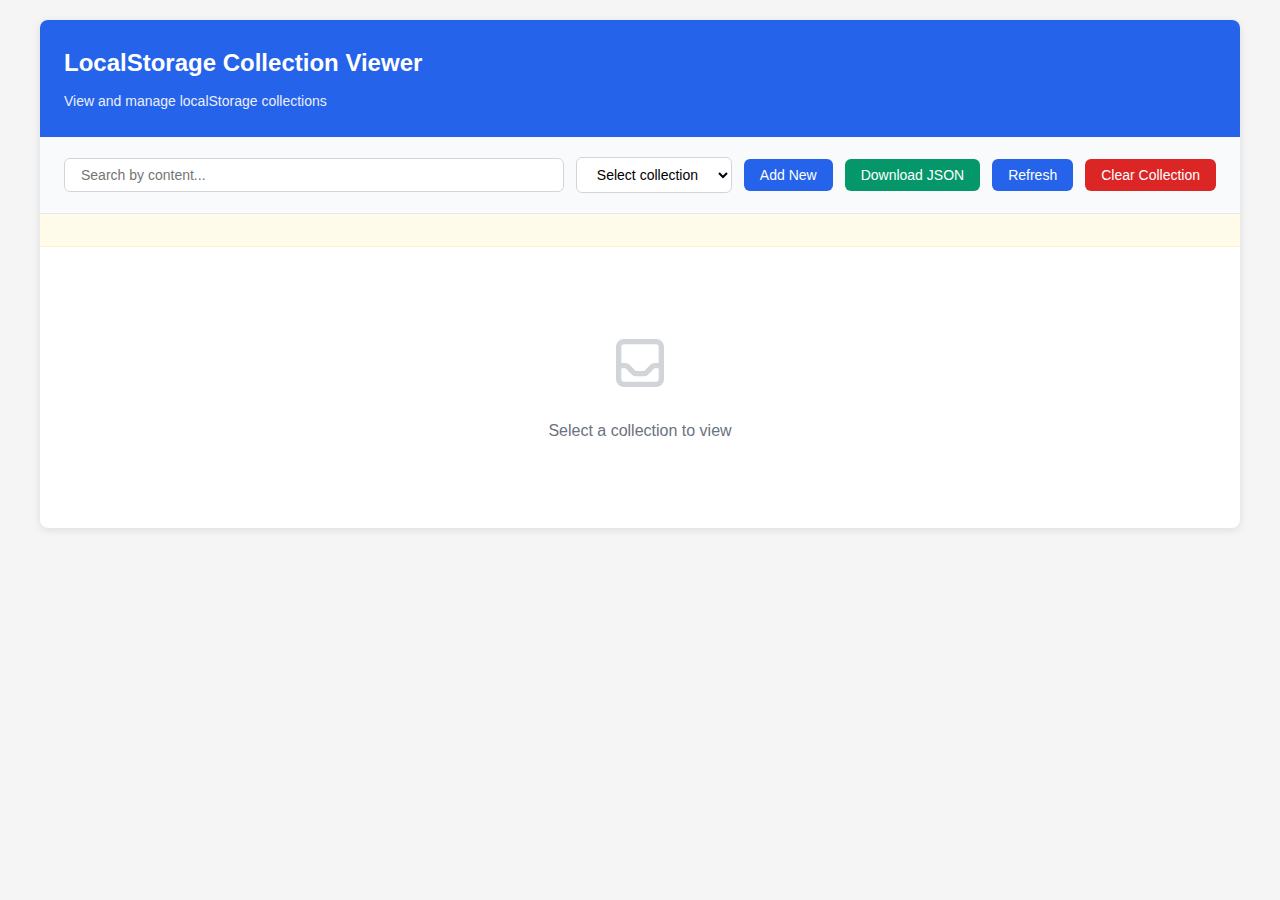
<file: admin.html>
<!DOCTYPE html>
<html lang="en">

<head>
    <meta charset="UTF-8">
    <meta name="viewport" content="width=device-width, initial-scale=1.0">
    <title>LocalStorage Collection Viewer</title>
    <link rel="stylesheet" href="css/admin.css">
</head>

<body>
    <div class="container">
        <div class="header">
            <h1>LocalStorage Collection Viewer</h1>
            <p>View and manage localStorage collections</p>
        </div>

        <div class="controls">
            <input type="text" id="searchInput" placeholder="Search by content...">
            <select id="collectionSelect">
                <option value="">Select collection</option>
            </select>
            <button onclick="app.addNewItem()">Add New</button>
            <button class="secondary" onclick="app.downloadCollection()">Download JSON</button>
            <button onclick="app.refreshData()">Refresh</button>
            <button class="danger" onclick="app.clearCollection()">Clear Collection</button>
        </div>

        <div class="stats" id="stats"></div>

        <div class="content" id="content">
            <div class="empty-state">
                <svg fill="none" stroke="currentColor" viewBox="0 0 24 24">
                    <path stroke-linecap="round" stroke-linejoin="round" stroke-width="2"
                        d="M20 13V6a2 2 0 00-2-2H6a2 2 0 00-2 2v7m16 0v5a2 2 0 01-2 2H6a2 2 0 01-2-2v-5m16 0h-2.586a1 1 0 00-.707.293l-2.414 2.414a1 1 0 01-.707.293h-3.172a1 1 0 01-.707-.293l-2.414-2.414A1 1 0 006.586 13H4">
                    </path>
                </svg>
                <p>Select a collection to view</p>
            </div>
        </div>
    </div>

    <div class="modal" id="modal">
        <div class="modal-content">
            <div class="modal-header">
                <h2 id="modalTitle">Add Item</h2>
                <button class="modal-close" onclick="app.closeModal()">&times;</button>
            </div>
            <div class="modal-body">
                <div class="form-group">
                    <label for="itemData">JSON Data:</label>
                    <textarea id="itemData" placeholder='{"key": "value"}'></textarea>
                </div>
            </div>
            <div class="modal-footer">
                <button onclick="app.closeModal()">Cancel</button>
                <button class="primary" onclick="app.saveItem()">Save</button>
            </div>
        </div>
    </div>

    <script src="js/bucket.js"></script>
    <script src="js/admin.js"></script>
</body>

</html>
</file>
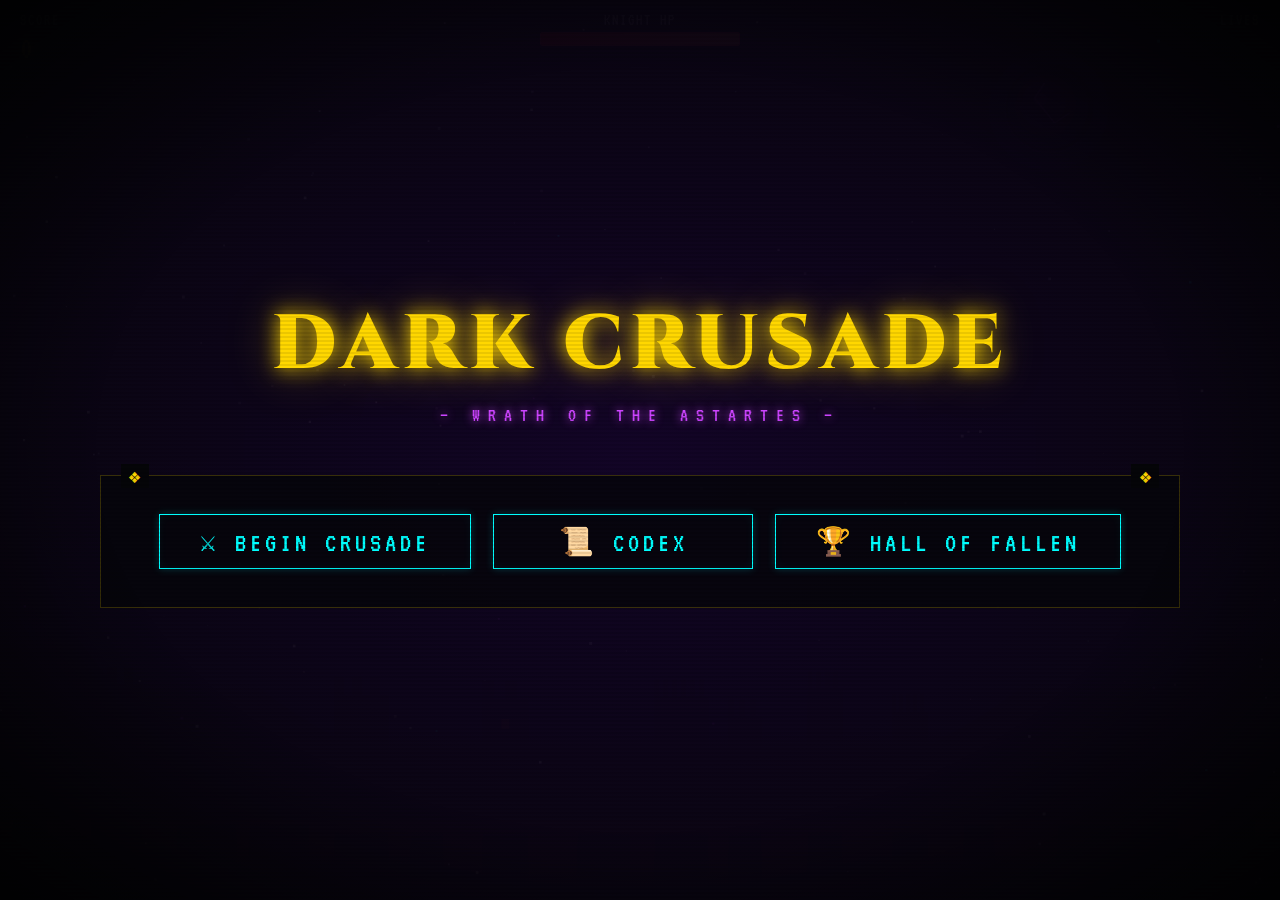
<file: gamehub/dark-crusade.html>
<!DOCTYPE html>
<html lang="en">
<head>
<meta charset="UTF-8">
<meta name="viewport" content="width=device-width, initial-scale=1.0">
<title>DARK CRUSADE — Void Knights</title>
<style>
  @import url('https://fonts.googleapis.com/css2?family=VT323&family=Cinzel:wght@700;900&display=swap');

  :root {
    --neon-gold: #ffd700;
    --neon-red: #ff2244;
    --neon-cyan: #00ffff;
    --neon-purple: #cc44ff;
    --neon-green: #00ff88;
    --bg-dark: #050508;
    --bg-mid: #0a0a14;
    --panel-bg: rgba(10,10,20,0.92);
    --border-glow: 0 0 8px #ffd700, 0 0 20px rgba(255,215,0,0.3);
  }

  * { margin: 0; padding: 0; box-sizing: border-box; }

  html, body {
    width: 100%; height: 100%;
    background: var(--bg-dark);
    overflow: hidden;
    font-family: 'VT323', monospace;
    color: var(--neon-gold);
    user-select: none;
  }

  #gameContainer {
    position: relative;
    width: 100vw; height: 100vh;
    overflow: hidden;
  }

  canvas {
    display: block;
    width: 100%; height: 100%;
    image-rendering: pixelated;
    image-rendering: crisp-edges;
  }

  /* ── UI OVERLAY ── */
  #hud {
    position: absolute; top: 0; left: 0; right: 0;
    padding: 12px 20px;
    display: flex; justify-content: space-between; align-items: flex-start;
    pointer-events: none;
    z-index: 10;
  }
  .hud-block { display: flex; flex-direction: column; gap: 4px; }
  .hud-label { font-size: 16px; color: #aaa; letter-spacing: 2px; }
  .hud-value { font-size: 32px; color: var(--neon-gold); text-shadow: 0 0 10px var(--neon-gold); }
  #livesDisplay span { font-size: 22px; margin-right: 4px; }

  /* ── HEALTH BAR (player) ── */
  #playerHealthBar {
    width: 200px; height: 14px;
    background: rgba(255,255,255,0.1);
    border: 1px solid var(--neon-red);
    border-radius: 2px;
    overflow: hidden;
  }
  #playerHealthFill {
    height: 100%;
    background: linear-gradient(90deg, #ff0000, #ff6644);
    box-shadow: 0 0 8px #ff2244;
    transition: width 0.15s;
  }

  /* ── SCREENS ── */
  .screen {
    position: absolute; inset: 0;
    display: flex; flex-direction: column; align-items: center; justify-content: center;
    z-index: 20;
    background: radial-gradient(ellipse at center, rgba(20,5,40,0.95) 0%, rgba(5,5,8,0.98) 100%);
  }
  .screen.hidden { display: none; }

  .screen-title {
    font-family: 'Cinzel', serif;
    font-size: clamp(36px, 6vw, 80px);
    font-weight: 900;
    color: var(--neon-gold);
    text-shadow: 0 0 20px var(--neon-gold), 0 0 50px rgba(255,215,0,0.4);
    letter-spacing: 6px;
    margin-bottom: 8px;
    animation: titlePulse 3s ease-in-out infinite;
  }
  .screen-subtitle {
    font-size: 20px;
    color: var(--neon-purple);
    letter-spacing: 8px;
    margin-bottom: 50px;
    text-shadow: 0 0 10px var(--neon-purple);
  }

  @keyframes titlePulse {
    0%,100% { text-shadow: 0 0 20px var(--neon-gold), 0 0 50px rgba(255,215,0,0.4); }
    50% { text-shadow: 0 0 30px var(--neon-gold), 0 0 80px rgba(255,215,0,0.7), 0 0 120px rgba(255,215,0,0.2); }
  }

  .menu-btn {
    font-family: 'VT323', monospace;
    font-size: 28px;
    letter-spacing: 4px;
    color: var(--neon-cyan);
    background: transparent;
    border: 1px solid var(--neon-cyan);
    padding: 10px 40px;
    margin: 8px;
    cursor: pointer;
    text-transform: uppercase;
    transition: all 0.2s;
    min-width: 260px;
    text-align: center;
    box-shadow: 0 0 8px rgba(0,255,255,0.2), inset 0 0 8px rgba(0,255,255,0.05);
  }
  .menu-btn:hover, .menu-btn.selected {
    color: var(--bg-dark);
    background: var(--neon-cyan);
    box-shadow: 0 0 20px var(--neon-cyan), 0 0 40px rgba(0,255,255,0.4);
  }

  /* ── INSTRUCTIONS PANEL ── */
  .instr-grid {
    display: grid; grid-template-columns: 1fr 1fr;
    gap: 30px; margin-top: 20px;
    max-width: 700px;
  }
  .instr-col h3 {
    font-size: 22px; color: var(--neon-purple);
    text-shadow: 0 0 8px var(--neon-purple);
    margin-bottom: 14px; letter-spacing: 3px;
    border-bottom: 1px solid rgba(204,68,255,0.3);
    padding-bottom: 6px;
  }
  .instr-row {
    display: flex; align-items: center; gap: 12px;
    margin-bottom: 10px; font-size: 20px;
  }
  .key {
    display: inline-block;
    background: rgba(255,215,0,0.1);
    border: 1px solid var(--neon-gold);
    border-radius: 3px;
    padding: 2px 10px;
    font-size: 18px;
    color: var(--neon-gold);
    box-shadow: 0 0 6px rgba(255,215,0,0.3);
    min-width: 42px; text-align: center;
  }

  /* ── SCOREBOARD ── */
  #scoreTable {
    width: 500px; max-width: 90vw;
    border-collapse: collapse;
    margin-top: 20px;
  }
  #scoreTable th {
    font-size: 20px; color: var(--neon-purple);
    text-shadow: 0 0 8px var(--neon-purple);
    border-bottom: 1px solid rgba(204,68,255,0.4);
    padding: 8px 16px; text-align: left; letter-spacing: 2px;
  }
  #scoreTable td {
    font-size: 24px; color: var(--neon-gold);
    padding: 6px 16px;
    border-bottom: 1px solid rgba(255,215,0,0.1);
  }
  #scoreTable tr:first-child td { color: var(--neon-cyan); font-size: 26px; }

  /* ── GAME OVER / WIN ── */
  .result-score { font-size: 40px; color: var(--neon-cyan); margin: 20px 0; text-shadow: 0 0 15px var(--neon-cyan); }
  .result-label { font-size: 22px; color: #888; letter-spacing: 3px; margin-bottom: 30px; }

  /* ── SCANLINES ── */
  #scanlines {
    position: fixed; inset: 0; pointer-events: none; z-index: 100;
    background: repeating-linear-gradient(0deg, transparent, transparent 2px, rgba(0,0,0,0.08) 2px, rgba(0,0,0,0.08) 4px);
  }

  /* ── VIGNETTE ── */
  #vignette {
    position: fixed; inset: 0; pointer-events: none; z-index: 99;
    background: radial-gradient(ellipse at center, transparent 60%, rgba(0,0,0,0.7) 100%);
  }

  /* ── WAVE ANNOUNCEMENT ── */
  #waveAnnounce {
    position: absolute; top: 50%; left: 50%;
    transform: translate(-50%, -50%);
    font-family: 'Cinzel', serif;
    font-size: clamp(24px, 4vw, 52px);
    color: var(--neon-gold);
    text-shadow: 0 0 30px var(--neon-gold);
    pointer-events: none;
    z-index: 15;
    opacity: 0;
    letter-spacing: 6px;
    text-align: center;
  }

  /* ── BACK BUTTON ── */
  .back-btn {
    font-family: 'VT323', monospace;
    font-size: 22px;
    color: #666;
    background: transparent;
    border: 1px solid #333;
    padding: 6px 24px;
    cursor: pointer;
    margin-top: 30px;
    letter-spacing: 3px;
    transition: all 0.2s;
  }
  .back-btn:hover { color: var(--neon-gold); border-color: var(--neon-gold); }

  /* decorative rune border */
  .rune-border {
    border: 1px solid rgba(255,215,0,0.2);
    padding: 30px 50px;
    position: relative;
    background: rgba(5,5,10,0.8);
  }
  .rune-border::before, .rune-border::after {
    content: '❖';
    position: absolute; top: -12px;
    font-size: 20px; color: var(--neon-gold);
    background: var(--bg-dark); padding: 0 8px;
  }
  .rune-border::before { left: 20px; }
  .rune-border::after { right: 20px; }
</style>
</head>
<body>
<div id="gameContainer">
  <canvas id="gameCanvas"></canvas>

  <!-- HUD (visible during gameplay) -->
  <div id="hud" class="hidden">
    <div class="hud-block">
      <div class="hud-label">SCORE</div>
      <div class="hud-value" id="scoreDisplay">0</div>
    </div>
    <div class="hud-block" style="align-items:center">
      <div class="hud-label">KNIGHT HP</div>
      <div id="playerHealthBar"><div id="playerHealthFill" style="width:100%"></div></div>
    </div>
    <div class="hud-block" style="align-items:flex-end">
      <div class="hud-label">LIVES</div>
      <div class="hud-value" id="livesDisplay"></div>
    </div>
  </div>

  <div id="waveAnnounce"></div>

  <!-- MAIN MENU -->
  <div id="menuScreen" class="screen">
    <div class="screen-title">DARK CRUSADE</div>
    <div class="screen-subtitle">— WRATH OF THE ASTARTES —</div>
    <div class="rune-border">
      <button class="menu-btn" id="btn-start">⚔ BEGIN CRUSADE</button>
      <button class="menu-btn" id="btn-instructions">📜 CODEX</button>
      <button class="menu-btn" id="btn-scores">🏆 HALL OF FALLEN</button>
    </div>
  </div>

  <!-- INSTRUCTIONS -->
  <div id="instructionsScreen" class="screen hidden">
    <div class="screen-title" style="font-size:clamp(24px,4vw,50px)">CODEX OF BATTLE</div>
    <div class="rune-border">
      <div class="instr-grid">
        <div class="instr-col">
          <h3>⌨ KEYBOARD</h3>
          <div class="instr-row"><span class="key">A</span><span class="key">D</span> — Move</div>
          <div class="instr-row"><span class="key">W</span><span class="key">S</span> — Ascend / Descend</div>
          <div class="instr-row"><span class="key">SPACE</span> — Plasma Bolt</div>
          <div class="instr-row"><span class="key">ESC</span> — Retreat to Menu</div>
        </div>
        <div class="instr-col">
          <h3>🎮 GAMEPAD</h3>
          <div class="instr-row">L-Stick / D-Pad — Move</div>
          <div class="instr-row"><span class="key">A / ✕</span> — Plasma Bolt</div>
          <div class="instr-row"><span class="key">START</span> — Pause/Menu</div>
        </div>
      </div>
      <div style="margin-top:24px; font-size:20px; color:#888; line-height:1.8; text-align:center">
        Purge all Void Demons to advance waves.<br>
        Each daemon has a health bar — fire true, Battle-Brother.<br>
        3 lives per crusade. Score multiplies with wave.
      </div>
    </div>
    <button class="back-btn" id="btn-back-instr">← BACK</button>
  </div>

  <!-- SCOREBOARD -->
  <div id="scoresScreen" class="screen hidden">
    <div class="screen-title" style="font-size:clamp(24px,4vw,50px)">HALL OF FALLEN</div>
    <div class="rune-border">
      <table id="scoreTable">
        <tr><th>RANK</th><th>SCORE</th><th>WAVE</th></tr>
      </table>
    </div>
    <button class="back-btn" id="btn-back-scores">← BACK</button>
  </div>

  <!-- GAME OVER -->
  <div id="gameOverScreen" class="screen hidden">
    <div class="screen-title" style="color:var(--neon-red); text-shadow:0 0 20px var(--neon-red)">SLAIN</div>
    <div class="result-label">THE WARP CLAIMS ANOTHER SOUL</div>
    <div class="result-score" id="finalScore">SCORE: 0</div>
    <div class="result-label" id="finalWave">WAVE: 1</div>
    <button class="menu-btn" id="btn-retry">⚔ RISE AGAIN</button>
    <button class="back-btn" id="btn-go-menu-over">← MAIN MENU</button>
  </div>

  <!-- WIN -->
  <div id="winScreen" class="screen hidden">
    <div class="screen-title" style="color:var(--neon-green); text-shadow:0 0 20px var(--neon-green)">VICTORY</div>
    <div class="result-label">FOR THE EMPEROR — THE WARP IS CLEANSED</div>
    <div class="result-score" id="winScore">SCORE: 0</div>
    <button class="menu-btn" id="btn-new-crusade">⚔ NEW CRUSADE</button>
    <button class="back-btn" id="btn-go-menu-win">← MAIN MENU</button>
  </div>
</div>

<div id="scanlines"></div>
<div id="vignette"></div>

<script>
// ═══════════════════════════════════════════════════════════
//  DARK CRUSADE — VOID KNIGHTS  |  Full Game Engine
// ═══════════════════════════════════════════════════════════

const canvas = document.getElementById('gameCanvas');
const ctx = canvas.getContext('2d');

// Resize
function resize() {
  canvas.width = window.innerWidth;
  canvas.height = window.innerHeight;
}
resize();
window.addEventListener('resize', () => { resize(); if (G.running) drawBg(); });

// ── Palette
const COL = {
  gold:'#ffd700', red:'#ff2244', cyan:'#00ffff',
  purple:'#cc44ff', green:'#00ff88', white:'#ffffff',
  orange:'#ff8800', darkRed:'#880011', darkPurple:'#220033',
};

// ── Game state
const G = {
  running: false,
  score: 0,
  lives: 3,
  wave: 1,
  maxWaves: 5,
  paused: false,
};

// ── Input
const Keys = {};
const Pad = { ax:0, ay:0, fire:false, start:false, _firePrev:false };

window.addEventListener('keydown', e => {
  Keys[e.code] = true;
  if (e.code === 'Escape' && G.running) exitToMenu();
  if (e.code === 'Space') e.preventDefault();
});
window.addEventListener('keyup', e => { Keys[e.code] = false; });

function pollGamepad() {
  const gps = navigator.getGamepads ? navigator.getGamepads() : [];
  for (let gp of gps) {
    if (!gp) continue;
    Pad.ax = gp.axes[0] || 0;
    Pad.ay = gp.axes[1] || 0;
    // Also D-pad
    if (gp.buttons[14] && gp.buttons[14].pressed) Pad.ax = -1;
    if (gp.buttons[15] && gp.buttons[15].pressed) Pad.ax = 1;
    if (gp.buttons[12] && gp.buttons[12].pressed) Pad.ay = -1;
    if (gp.buttons[13] && gp.buttons[13].pressed) Pad.ay = 1;
    const fireCurrent = (gp.buttons[0] && gp.buttons[0].pressed) || (gp.buttons[2] && gp.buttons[2].pressed);
    Pad.fire = fireCurrent && !Pad._firePrev;
    Pad._firePrev = fireCurrent;
    if (gp.buttons[9] && gp.buttons[9].pressed) exitToMenu();
    break;
  }
}

// ── Entities
let player, bolts, enemies, particles, explosions, stars, bgClouds;

// ── Sprite drawing helpers (all pixel art via canvas)
function px(x, y, w, h, col) {
  ctx.fillStyle = col;
  ctx.fillRect(x, y, w, h);
}

// ── WH40K Space Marine Terminator sprite
function drawKnight(x, y, scale, flash) {
  const s = scale || 2;
  ctx.save();
  ctx.translate(x, y);

  const f = flash;
  // Color palette — Crimson Fists chapter homage
  const armorBase   = f ? '#ffffff' : '#1a1a2e';
  const armorPlate  = f ? '#ffffff' : '#16213e';
  const armorTrim   = f ? '#ffffff' : '#e94560';
  const gold        = f ? '#ffffff' : '#ffd700';
  const visorGlow   = f ? '#ffffff' : '#00ffff';
  const powerFist   = f ? '#ffffff' : '#ff6600';
  const cableCol    = f ? '#ffffff' : '#444466';
  const backpackCol = f ? '#ffffff' : '#0f3460';

  // ── Outer power aura (reactor halo)
  const aura = ctx.createRadialGradient(0, 0, 6*s, 0, 0, 30*s);
  aura.addColorStop(0, 'rgba(233,69,96,0.20)');
  aura.addColorStop(0.5,'rgba(0,200,255,0.08)');
  aura.addColorStop(1, 'rgba(0,0,0,0)');
  ctx.fillStyle = aura;
  ctx.beginPath(); ctx.arc(0, 0, 30*s, 0, Math.PI*2); ctx.fill();

  // ── Backpack / life-support (behind torso)
  ctx.fillStyle = backpackCol;
  ctx.fillRect(6*s, -20*s, 10*s, 22*s);
  // Exhaust vents on backpack
  ctx.fillStyle = '#ff4400';
  ctx.shadowColor = '#ff4400'; ctx.shadowBlur = 8;
  for (let i = 0; i < 3; i++) {
    ctx.fillRect(7*s + i*3*s, -18*s, 2*s, 3*s);
  }
  ctx.shadowBlur = 0;

  // ── Legs — massive greaves
  ctx.fillStyle = armorBase;
  ctx.fillRect(-12*s,  6*s, 10*s, 14*s); // left leg
  ctx.fillRect(  2*s,  6*s, 10*s, 14*s); // right leg
  // Kneecap armor bolts
  ctx.fillStyle = gold;
  ctx.fillRect(-11*s,  8*s, 8*s, 3*s);
  ctx.fillRect(  3*s,  8*s, 8*s, 3*s);
  // Foot plates
  ctx.fillStyle = armorTrim;
  ctx.fillRect(-13*s, 18*s, 11*s, 4*s);
  ctx.fillRect(  2*s, 18*s, 11*s, 4*s);

  // ── Groin/belt plate
  ctx.fillStyle = armorPlate;
  ctx.fillRect(-10*s,  2*s, 20*s, 6*s);
  ctx.fillStyle = gold;
  ctx.fillRect( -4*s,  3*s,  8*s, 4*s); // aquila belt buckle stand-in
  ctx.fillStyle = '#ff0000';
  ctx.fillRect( -2*s,  4*s,  4*s, 2*s); // red gem

  // ── Main torso — wide Terminator chest
  ctx.fillStyle = armorBase;
  ctx.fillRect(-14*s, -16*s, 28*s, 24*s);
  // Chest eagle / chapter badge
  ctx.fillStyle = gold;
  ctx.shadowColor = gold; ctx.shadowBlur = 6;
  ctx.fillRect(-6*s, -14*s, 12*s, 3*s); // top bar
  ctx.fillRect(-8*s, -12*s,  4*s, 8*s); // left wing
  ctx.fillRect( 4*s, -12*s,  4*s, 8*s); // right wing
  ctx.fillRect(-3*s, -14*s,  6*s,10*s); // body
  ctx.shadowBlur = 0;
  // Chest trim lines
  ctx.fillStyle = armorTrim;
  ctx.fillRect(-14*s, -16*s, 28*s, 2*s); // top trim
  ctx.fillRect(-14*s,   6*s, 28*s, 2*s); // bottom trim

  // ── Massive pauldrons (shoulder guards)
  // Left shoulder
  ctx.fillStyle = armorPlate;
  ctx.fillRect(-26*s, -18*s, 14*s, 16*s);
  ctx.fillStyle = armorTrim;
  ctx.fillRect(-26*s, -18*s, 14*s,  3*s);
  ctx.fillRect(-26*s,  -3*s, 14*s,  2*s);
  // Chapter symbol on left shoulder (fist)
  ctx.fillStyle = gold;
  ctx.shadowColor = gold; ctx.shadowBlur = 4;
  ctx.fillRect(-22*s, -15*s, 6*s, 8*s);
  ctx.fillRect(-23*s, -13*s, 8*s, 3*s);
  ctx.shadowBlur = 0;
  // Right shoulder
  ctx.fillStyle = armorPlate;
  ctx.fillRect( 12*s, -18*s, 14*s, 16*s);
  ctx.fillStyle = armorTrim;
  ctx.fillRect( 12*s, -18*s, 14*s,  3*s);
  ctx.fillRect( 12*s,  -3*s, 14*s,  2*s);

  // ── Left arm — Power Fist
  ctx.fillStyle = armorBase;
  ctx.fillRect(-24*s,  -4*s, 10*s, 12*s); // forearm
  // Power fist head
  ctx.fillStyle = powerFist;
  ctx.shadowColor = powerFist; ctx.shadowBlur = 14;
  ctx.fillRect(-26*s,   4*s, 14*s,  8*s); // knuckle plate
  ctx.fillRect(-24*s,   2*s, 10*s,  4*s); // upper fist
  // Energy crackling lines on fist
  ctx.strokeStyle = '#ffaa00';
  ctx.lineWidth = 1.5; ctx.shadowBlur = 8;
  ctx.beginPath(); ctx.moveTo(-25*s, 5*s); ctx.lineTo(-20*s, 7*s); ctx.lineTo(-22*s, 11*s); ctx.stroke();
  ctx.beginPath(); ctx.moveTo(-18*s, 5*s); ctx.lineTo(-14*s, 8*s); ctx.stroke();
  ctx.shadowBlur = 0;
  // Fingers
  ctx.fillStyle = '#cc4400';
  for (let i = 0; i < 3; i++) ctx.fillRect(-24*s + i*4*s, 10*s, 3*s, 5*s);

  // ── Right arm — Plasma Cannon
  ctx.fillStyle = armorBase;
  ctx.fillRect( 14*s,  -4*s, 10*s, 12*s); // upper arm
  // Cannon body
  ctx.fillStyle = '#223355';
  ctx.fillRect( 20*s,  -8*s, 12*s, 10*s);
  ctx.fillStyle = armorTrim;
  ctx.fillRect( 20*s,  -8*s, 12*s,  2*s);
  ctx.fillRect( 20*s,   0*s, 12*s,  2*s);
  // Plasma coils
  ctx.fillStyle = visorGlow;
  ctx.shadowColor = visorGlow; ctx.shadowBlur = 12;
  ctx.fillRect( 22*s,  -6*s,  2*s,  6*s);
  ctx.fillRect( 26*s,  -6*s,  2*s,  6*s);
  ctx.fillRect( 30*s,  -6*s,  2*s,  6*s);
  // Cannon barrel
  ctx.fillStyle = '#334466';
  ctx.fillRect( 30*s, -10*s,  4*s, 14*s);
  ctx.fillStyle = visorGlow;
  ctx.fillRect( 31*s, -12*s,  2*s,  4*s);
  ctx.shadowBlur = 0;

  // ── Cables / hydraulics
  ctx.strokeStyle = cableCol;
  ctx.lineWidth = 2*s;
  ctx.beginPath(); ctx.moveTo(-14*s, -8*s); ctx.bezierCurveTo(-18*s,-4*s,-18*s,2*s,-16*s,4*s); ctx.stroke();
  ctx.beginPath(); ctx.moveTo( 14*s, -8*s); ctx.bezierCurveTo( 18*s,-4*s, 18*s,2*s, 16*s,4*s); ctx.stroke();

  // ── Helmet — brutal Terminator helm
  ctx.fillStyle = armorBase;
  ctx.fillRect(-10*s, -34*s, 20*s, 20*s);
  // Forehead ridge
  ctx.fillStyle = armorPlate;
  ctx.fillRect(-10*s, -34*s, 20*s,  4*s);
  // Cheek plates
  ctx.fillStyle = armorPlate;
  ctx.fillRect(-10*s, -28*s,  4*s, 12*s);
  ctx.fillRect(  6*s, -28*s,  4*s, 12*s);
  // Respirator grille (bottom of helm)
  ctx.fillStyle = '#111122';
  ctx.fillRect( -7*s, -20*s, 14*s,  5*s);
  ctx.fillStyle = '#444';
  for (let i = 0; i < 4; i++) ctx.fillRect(-5*s + i*3*s, -19*s, 2*s, 3*s);
  // Visor — twin lenses
  ctx.fillStyle = '#000';
  ctx.fillRect( -7*s, -30*s, 14*s,  7*s);
  ctx.fillStyle = visorGlow;
  ctx.shadowColor = visorGlow; ctx.shadowBlur = 16;
  ctx.fillRect( -6*s, -29*s,  5*s,  5*s); // left lens
  ctx.fillRect(  1*s, -29*s,  5*s,  5*s); // right lens
  // Lens scan line
  ctx.fillStyle = '#ffffff';
  ctx.fillRect( -6*s, -27*s,  5*s,  1*s);
  ctx.fillRect(  1*s, -27*s,  5*s,  1*s);
  ctx.shadowBlur = 0;
  // Crux Terminatus on helm top
  ctx.fillStyle = gold;
  ctx.shadowColor = gold; ctx.shadowBlur = 8;
  ctx.fillRect( -2*s, -38*s,  4*s,  6*s);
  ctx.fillRect( -5*s, -36*s, 10*s,  2*s);
  ctx.shadowBlur = 0;
  // Helmet trim
  ctx.fillStyle = armorTrim;
  ctx.fillRect(-10*s, -34*s, 20*s,  2*s);

  ctx.restore();
}

// Plasma bolt (WH40K style — hot core + energy trail)
function drawBolt(x, y, scale) {
  const s = scale || 1.5;
  ctx.save();
  ctx.translate(x, y);

  // Outer plasma glow
  const g = ctx.createRadialGradient(0, 0, 0, 0, 0, 10*s);
  g.addColorStop(0,   'rgba(0,255,255,0.9)');
  g.addColorStop(0.4, 'rgba(0,120,255,0.5)');
  g.addColorStop(1,   'rgba(0,0,100,0)');
  ctx.fillStyle = g;
  ctx.beginPath(); ctx.arc(0, 0, 10*s, 0, Math.PI*2); ctx.fill();

  // Energy trail
  ctx.shadowColor = '#00ffff'; ctx.shadowBlur = 18;
  ctx.fillStyle = 'rgba(0,200,255,0.4)';
  ctx.fillRect(-2*s,  0, 4*s, 20*s);
  ctx.fillStyle = 'rgba(100,220,255,0.6)';
  ctx.fillRect(-1*s,  0, 2*s, 14*s);

  // Core bolt body
  ctx.fillStyle = '#ffffff';
  ctx.fillRect(-3*s, -10*s, 6*s, 10*s);
  ctx.fillStyle = '#00ffff';
  ctx.fillRect(-2*s, -12*s, 4*s, 14*s);

  // Hot nose tip
  ctx.fillStyle = '#ffffff';
  ctx.shadowColor = '#ffffff'; ctx.shadowBlur = 12;
  ctx.beginPath(); ctx.arc(0, -12*s, 3*s, 0, Math.PI*2); ctx.fill();
  ctx.shadowBlur = 0;

  ctx.restore();
}

// Void Demon sprites — all drawn at s=2 to match hero scale
function drawDemon(x, y, type, phase, hp, maxHp, flash) {
  ctx.save();
  ctx.translate(x, y);

  const bob = Math.sin(Date.now() / 400 + phase) * 3;
  ctx.translate(0, bob);

  const f = flash ? '#ffffff' : null;
  const s = 2; // same scale as hero

  if (type === 0) drawDemonA(f, s);
  else if (type === 1) drawDemonB(f, s);
  else if (type === 2) drawDemonC(f, s);
  else if (type === 3) drawDemonD(f, s);

  // Health bar — positioned above the scaled sprite
  const barH = type === 3 ? 90 : 72; // how far above center
  const bw = type === 3 ? 100 : 80, bh = 8;
  const bx = -bw/2, by = -barH;
  ctx.fillStyle = 'rgba(0,0,0,0.7)';
  ctx.fillRect(bx-1, by-1, bw+2, bh+2);
  ctx.fillStyle = '#440000';
  ctx.fillRect(bx, by, bw, bh);
  const ratio = Math.max(0, hp / maxHp);
  const hpColor = ratio > 0.5 ? COL.green : ratio > 0.25 ? COL.orange : COL.red;
  ctx.fillStyle = hpColor;
  ctx.shadowColor = hpColor; ctx.shadowBlur = 6;
  ctx.fillRect(bx, by, bw * ratio, bh);
  ctx.shadowBlur = 0;
  ctx.strokeStyle = 'rgba(255,200,0,0.5)';
  ctx.lineWidth = 1;
  ctx.strokeRect(bx-1, by-1, bw+2, bh+2);

  ctx.restore();
}

function drawDemonA(f, s) { // Wraith — giant warp ghost skull
  const c1 = f||COL.purple, c2 = f||'#6622aa', c3 = f||'#ff44ff';

  // Warp aura
  const aura = ctx.createRadialGradient(0,-4*s,2*s,0,-4*s,28*s);
  aura.addColorStop(0,'rgba(180,0,255,0.18)'); aura.addColorStop(1,'rgba(0,0,0,0)');
  ctx.fillStyle = aura;
  ctx.beginPath(); ctx.arc(0,-4*s,28*s,0,Math.PI*2); ctx.fill();

  // Tattered cloak body
  ctx.fillStyle = c2;
  ctx.beginPath();
  ctx.moveTo(-18*s,10*s); ctx.lineTo(-26*s,36*s); ctx.lineTo(-12*s,26*s);
  ctx.lineTo(0,38*s); ctx.lineTo(12*s,26*s); ctx.lineTo(26*s,36*s);
  ctx.lineTo(18*s,10*s); ctx.closePath(); ctx.fill();
  // Cloak shred lines
  ctx.strokeStyle = c1; ctx.lineWidth = 1.5;
  ctx.beginPath(); ctx.moveTo(-18*s,14*s); ctx.lineTo(-20*s,30*s); ctx.stroke();
  ctx.beginPath(); ctx.moveTo(-8*s,18*s); ctx.lineTo(-10*s,34*s); ctx.stroke();
  ctx.beginPath(); ctx.moveTo(8*s,18*s); ctx.lineTo(10*s,34*s); ctx.stroke();
  ctx.beginPath(); ctx.moveTo(18*s,14*s); ctx.lineTo(20*s,30*s); ctx.stroke();

  // Skull
  ctx.fillStyle = c1;
  ctx.beginPath(); ctx.arc(0,-6*s,18*s,0,Math.PI*2); ctx.fill();
  // Cheekbones
  ctx.fillStyle = c2;
  ctx.fillRect(-18*s,-4*s,7*s,8*s);
  ctx.fillRect(11*s,-4*s,7*s,8*s);
  // Eye sockets — glowing
  ctx.fillStyle = '#000';
  ctx.beginPath(); ctx.arc(-8*s,-8*s,6*s,0,Math.PI*2); ctx.fill();
  ctx.beginPath(); ctx.arc(8*s,-8*s,6*s,0,Math.PI*2); ctx.fill();
  ctx.fillStyle = c3;
  ctx.shadowColor = c3; ctx.shadowBlur = 18;
  ctx.beginPath(); ctx.arc(-8*s,-8*s,4*s,0,Math.PI*2); ctx.fill();
  ctx.beginPath(); ctx.arc(8*s,-8*s,4*s,0,Math.PI*2); ctx.fill();
  ctx.shadowBlur = 0;
  // Nose cavity
  ctx.fillStyle = '#000';
  ctx.fillRect(-2*s,-4*s,4*s,4*s);
  // Jaw
  ctx.fillStyle = c2;
  ctx.fillRect(-12*s,4*s,24*s,10*s);
  ctx.fillStyle = '#000';
  for(let i=0;i<4;i++) ctx.fillRect(-9*s+i*5*s,5*s,3*s,7*s);
  // Crown of void energy
  ctx.strokeStyle = c3; ctx.lineWidth = 2; ctx.shadowColor = c3; ctx.shadowBlur = 10;
  for(let i=0;i<5;i++){
    const a = -Math.PI*0.9 + i*(Math.PI*1.8/4);
    ctx.beginPath();
    ctx.moveTo(Math.cos(a)*18*s, -6*s+Math.sin(a)*18*s);
    ctx.lineTo(Math.cos(a)*26*s, -6*s+Math.sin(a)*26*s);
    ctx.stroke();
  }
  ctx.shadowBlur = 0;
}

function drawDemonB(f, s) { // Gargoyle — massive winged stone demon
  const c1 = f||'#cc4400', c2 = f||'#884422', c3 = f||COL.orange;

  // Wing membrane glow
  const wAura = ctx.createRadialGradient(0,0,8*s,0,0,50*s);
  wAura.addColorStop(0,'rgba(200,80,0,0.10)'); wAura.addColorStop(1,'rgba(0,0,0,0)');
  ctx.fillStyle = wAura; ctx.beginPath(); ctx.arc(0,0,50*s,0,Math.PI*2); ctx.fill();

  // Wings
  ctx.fillStyle = c2;
  ctx.beginPath();
  ctx.moveTo(-12*s,-12*s); ctx.lineTo(-50*s,0); ctx.lineTo(-44*s,22*s);
  ctx.lineTo(-26*s,18*s); ctx.lineTo(-12*s,10*s); ctx.closePath(); ctx.fill();
  ctx.beginPath();
  ctx.moveTo(12*s,-12*s); ctx.lineTo(50*s,0); ctx.lineTo(44*s,22*s);
  ctx.lineTo(26*s,18*s); ctx.lineTo(12*s,10*s); ctx.closePath(); ctx.fill();
  // Wing ribs
  ctx.strokeStyle = '#331100'; ctx.lineWidth = 1.5;
  ctx.beginPath(); ctx.moveTo(-12*s,-4*s); ctx.lineTo(-46*s,4*s); ctx.stroke();
  ctx.beginPath(); ctx.moveTo(-12*s,2*s); ctx.lineTo(-38*s,18*s); ctx.stroke();
  ctx.beginPath(); ctx.moveTo(12*s,-4*s); ctx.lineTo(46*s,4*s); ctx.stroke();
  ctx.beginPath(); ctx.moveTo(12*s,2*s); ctx.lineTo(38*s,18*s); ctx.stroke();

  // Body
  ctx.fillStyle = c1;
  ctx.fillRect(-16*s,-16*s,32*s,36*s);
  // Belly scales
  ctx.fillStyle = c2;
  for(let i=0;i<3;i++) ctx.fillRect(-10*s,(-6+i*10)*s,20*s,6*s);
  // Head
  ctx.fillStyle = c2;
  ctx.fillRect(-14*s,-30*s,28*s,16*s);
  // Snout
  ctx.fillStyle = c1;
  ctx.fillRect(-8*s,-24*s,16*s,10*s);
  // Horns
  ctx.fillStyle = c3;
  ctx.shadowColor = c3; ctx.shadowBlur = 8;
  ctx.fillRect(-14*s,-44*s,5*s,16*s);
  ctx.fillRect(9*s,-44*s,5*s,16*s);
  ctx.shadowBlur = 0;
  // Eyes
  ctx.fillStyle = c3;
  ctx.shadowColor = c3; ctx.shadowBlur = 12;
  ctx.beginPath(); ctx.arc(-7*s,-24*s,5*s,0,Math.PI*2); ctx.fill();
  ctx.beginPath(); ctx.arc(7*s,-24*s,5*s,0,Math.PI*2); ctx.fill();
  ctx.fillStyle = '#000';
  ctx.beginPath(); ctx.arc(-7*s,-24*s,2*s,0,Math.PI*2); ctx.fill();
  ctx.beginPath(); ctx.arc(7*s,-24*s,2*s,0,Math.PI*2); ctx.fill();
  ctx.shadowBlur = 0;
  // Teeth
  ctx.fillStyle = '#eeeecc';
  for(let i=0;i<4;i++) ctx.fillRect(-7*s+i*4*s,-16*s,2*s,5*s);
  // Talons
  ctx.fillStyle = '#111';
  ctx.fillRect(-22*s,16*s,7*s,14*s); ctx.fillRect(15*s,16*s,7*s,14*s);
  ctx.fillStyle = '#555';
  for(let i=0;i<3;i++){
    ctx.fillRect(-22*s+i*2*s,28*s,2*s,5*s);
    ctx.fillRect(15*s+i*2*s,28*s,2*s,5*s);
  }
}

function drawDemonC(f, s) { // Lich — towering skeletal chaos sorcerer
  const c1 = f||'#00ccff', c2 = f||'#003344', c3 = f||COL.cyan;

  // Warp aura
  ctx.shadowColor = c3; ctx.shadowBlur = 20;
  const la = ctx.createRadialGradient(0,0,4*s,0,0,30*s);
  la.addColorStop(0,'rgba(0,200,255,0.12)'); la.addColorStop(1,'rgba(0,0,0,0)');
  ctx.fillStyle = la; ctx.beginPath(); ctx.arc(0,0,30*s,0,Math.PI*2); ctx.fill();
  ctx.shadowBlur = 0;

  // Robe — wide and tattered
  ctx.fillStyle = c2;
  ctx.beginPath();
  ctx.moveTo(-14*s,2*s); ctx.lineTo(-20*s,40*s); ctx.lineTo(-6*s,32*s);
  ctx.lineTo(0,40*s); ctx.lineTo(6*s,32*s); ctx.lineTo(20*s,40*s);
  ctx.lineTo(14*s,2*s); ctx.closePath(); ctx.fill();
  // Robe runes
  ctx.fillStyle = c3; ctx.shadowColor = c3; ctx.shadowBlur = 6;
  ctx.fillRect(-4*s,10*s,8*s,2*s);
  ctx.fillRect(-4*s,16*s,8*s,2*s);
  ctx.fillRect(-4*s,22*s,8*s,2*s);
  ctx.shadowBlur = 0;

  // Bone arms
  ctx.fillStyle = '#cccccc';
  ctx.fillRect(-28*s,-6*s,14*s,5*s); // left upper arm
  ctx.fillRect(-32*s,-4*s,7*s,7*s);  // left hand
  ctx.fillRect(14*s,-6*s,14*s,5*s);  // right upper arm
  ctx.fillRect(25*s,-4*s,7*s,7*s);   // right hand (holding staff)
  // Finger bones
  ctx.fillStyle = '#aaaaaa';
  for(let i=0;i<3;i++) ctx.fillRect(-33*s+i*2*s,2*s,1.5*s,6*s);

  // Ribcage torso
  ctx.fillStyle = '#bbbbbb';
  ctx.fillRect(-12*s,-2*s,24*s,22*s);
  ctx.fillStyle = c2;
  for(let i=0;i<4;i++) ctx.fillRect(-10*s,(2+i*5)*s,20*s,3*s);
  // Spine
  ctx.fillStyle = '#999';
  ctx.fillRect(-2*s,-2*s,4*s,24*s);

  // Skull — elongated arcane
  ctx.fillStyle = '#dddddd';
  ctx.fillRect(-12*s,-30*s,24*s,30*s);
  ctx.beginPath(); ctx.arc(0,-30*s,12*s,Math.PI,0); ctx.fill();
  // Jaw
  ctx.fillStyle = '#bbbbbb';
  ctx.fillRect(-10*s,-4*s,20*s,6*s);
  ctx.fillStyle = '#222';
  for(let i=0;i<4;i++) ctx.fillRect(-7*s+i*4*s,-3*s,2.5*s,5*s);
  // Eye sockets
  ctx.fillStyle = '#000';
  ctx.fillRect(-10*s,-26*s,8*s,8*s); ctx.fillRect(2*s,-26*s,8*s,8*s);
  ctx.fillStyle = c3; ctx.shadowColor = c3; ctx.shadowBlur = 18;
  ctx.beginPath(); ctx.arc(-6*s,-22*s,4*s,0,Math.PI*2); ctx.fill();
  ctx.beginPath(); ctx.arc(6*s,-22*s,4*s,0,Math.PI*2); ctx.fill();
  ctx.shadowBlur = 0;
  // Arcane crown
  ctx.fillStyle = COL.gold; ctx.shadowColor = COL.gold; ctx.shadowBlur = 10;
  ctx.fillRect(-12*s,-38*s,24*s,8*s);
  for(let i=0;i<4;i++) ctx.fillRect(-9*s+i*6*s,-44*s,4*s,8*s);
  ctx.shadowBlur = 0;

  // Staff (right side, tall)
  ctx.strokeStyle = '#886644'; ctx.lineWidth = 3*s;
  ctx.beginPath(); ctx.moveTo(30*s,0); ctx.lineTo(30*s,-60*s); ctx.stroke();
  // Staff skull topper
  ctx.fillStyle = '#cccccc';
  ctx.beginPath(); ctx.arc(30*s,-60*s,8*s,0,Math.PI*2); ctx.fill();
  ctx.fillStyle = c3; ctx.shadowColor = c3; ctx.shadowBlur = 16;
  ctx.beginPath(); ctx.arc(28*s,-62*s,3*s,0,Math.PI*2); ctx.fill();
  ctx.beginPath(); ctx.arc(33*s,-62*s,3*s,0,Math.PI*2); ctx.fill();
  ctx.shadowBlur = 0;
  // Orbiting chaos star
  const ot = Date.now()/600;
  ctx.fillStyle = c3; ctx.shadowColor = c3; ctx.shadowBlur = 12;
  ctx.beginPath(); ctx.arc(30*s + Math.cos(ot)*14*s, -60*s + Math.sin(ot)*14*s, 3*s, 0, Math.PI*2); ctx.fill();
  ctx.shadowBlur = 0;
}

function drawDemonD(f, s) { // Void Titan — colossal chaos space armour
  const c1 = f||'#110022', c2 = f||COL.purple, c3 = f||'#ff0088';

  // Titan aura — pulsing void
  const ta = ctx.createRadialGradient(0,0,8*s,0,0,45*s);
  ta.addColorStop(0,'rgba(200,0,120,0.22)'); ta.addColorStop(1,'rgba(0,0,0,0)');
  ctx.fillStyle = ta; ctx.beginPath(); ctx.arc(0,0,45*s,0,Math.PI*2); ctx.fill();

  // Legs — thick armoured
  ctx.fillStyle = c1;
  ctx.fillRect(-22*s,12*s,18*s,28*s); ctx.fillRect(4*s,12*s,18*s,28*s);
  // Knee guards
  ctx.fillStyle = c2;
  ctx.fillRect(-24*s,18*s,20*s,8*s); ctx.fillRect(4*s,18*s,20*s,8*s);
  // Feet — clawed
  ctx.fillStyle = '#220033';
  ctx.fillRect(-24*s,38*s,20*s,6*s); ctx.fillRect(4*s,38*s,20*s,6*s);
  ctx.fillStyle = '#553355';
  for(let i=0;i<3;i++){
    ctx.fillRect(-24*s+i*6*s,42*s,3*s,6*s);
    ctx.fillRect(4*s+i*6*s,42*s,3*s,6*s);
  }

  // Groin / waist plate
  ctx.fillStyle = c2;
  ctx.fillRect(-20*s,6*s,40*s,8*s);

  // Lower torso
  ctx.fillStyle = c1;
  ctx.fillRect(-22*s,-14*s,44*s,22*s);
  // Void core crystal — chest
  ctx.fillStyle = c3; ctx.shadowColor = c3; ctx.shadowBlur = 26;
  ctx.fillRect(-10*s,-10*s,20*s,18*s);
  // Crystal facets
  ctx.fillStyle = '#ff44aa';
  ctx.fillRect(-8*s,-8*s,4*s,14*s); ctx.fillRect(-2*s,-10*s,4*s,6*s);
  ctx.shadowBlur = 0;

  // Massive pauldrons
  ctx.fillStyle = '#220033';
  ctx.fillRect(-40*s,-22*s,18*s,22*s); ctx.fillRect(22*s,-22*s,18*s,22*s);
  ctx.fillStyle = c2;
  ctx.fillRect(-40*s,-22*s,18*s,4*s); ctx.fillRect(22*s,-22*s,18*s,4*s);
  // Pauldron spikes
  ctx.fillStyle = '#553366';
  ctx.fillRect(-38*s,-30*s,4*s,10*s); ctx.fillRect(-30*s,-28*s,4*s,8*s);
  ctx.fillRect(34*s,-30*s,4*s,10*s); ctx.fillRect(26*s,-28*s,4*s,8*s);

  // Arms — massive
  ctx.fillStyle = c1;
  ctx.fillRect(-38*s,-4*s,16*s,18*s); // left arm
  ctx.fillRect(22*s,-4*s,16*s,18*s); // right arm
  // Left fist — power maul
  ctx.fillStyle = '#330044';
  ctx.fillRect(-42*s,10*s,22*s,12*s);
  ctx.fillStyle = c3; ctx.shadowColor = c3; ctx.shadowBlur = 14;
  ctx.fillRect(-42*s,10*s,22*s,4*s);
  ctx.shadowBlur = 0;
  // Right fist — void cannon
  ctx.fillStyle = '#221133';
  ctx.fillRect(22*s,10*s,22*s,12*s);
  ctx.fillStyle = c2; ctx.shadowColor = c2; ctx.shadowBlur = 12;
  ctx.fillRect(22*s,10*s,22*s,3*s);
  ctx.fillRect(22*s,19*s,22*s,3*s);
  // Cannon barrel
  ctx.fillStyle = '#110022';
  ctx.fillRect(40*s,4*s,6*s,22*s);
  ctx.fillStyle = c3; ctx.shadowColor = c3; ctx.shadowBlur = 16;
  ctx.fillRect(41*s,2*s,4*s,6*s);
  ctx.shadowBlur = 0;

  // Neck
  ctx.fillStyle = '#1a0033';
  ctx.fillRect(-8*s,-28*s,16*s,10*s);

  // Head — massive horned helm
  ctx.fillStyle = '#1a0033';
  ctx.fillRect(-18*s,-50*s,36*s,24*s);
  // Face plate
  ctx.fillStyle = '#110022';
  ctx.fillRect(-14*s,-48*s,28*s,20*s);
  // Horns — curved and huge
  ctx.fillStyle = c2;
  ctx.fillRect(-20*s,-68*s,7*s,22*s);
  ctx.fillRect(13*s,-68*s,7*s,22*s);
  ctx.fillRect(-24*s,-60*s,5*s,12*s);
  ctx.fillRect(19*s,-60*s,5*s,12*s);
  // Eyes — 4 glowing pits
  ctx.fillStyle = c3; ctx.shadowColor = c3; ctx.shadowBlur = 18;
  for(let i=0;i<4;i++){
    ctx.beginPath(); ctx.arc(-9*s+i*6*s,-38*s,4*s,0,Math.PI*2); ctx.fill();
  }
  ctx.shadowBlur = 0;
  // Respirator grille
  ctx.fillStyle = '#330044';
  ctx.fillRect(-10*s,-32*s,20*s,6*s);
  ctx.fillStyle = c2;
  for(let i=0;i<4;i++) ctx.fillRect(-8*s+i*4*s,-31*s,2.5*s,4*s);
  // Helmet trim
  ctx.fillStyle = c2;
  ctx.fillRect(-18*s,-50*s,36*s,3*s);

  // Chains dragging
  ctx.strokeStyle = '#443355'; ctx.lineWidth = 3;
  ctx.beginPath(); ctx.moveTo(-30*s,24*s); ctx.lineTo(-46*s,44*s); ctx.stroke();
  ctx.beginPath(); ctx.moveTo(30*s,24*s); ctx.lineTo(46*s,44*s); ctx.stroke();
  ctx.beginPath(); ctx.moveTo(-10*s,40*s); ctx.lineTo(-8*s,52*s); ctx.stroke();
  ctx.beginPath(); ctx.moveTo(10*s,40*s); ctx.lineTo(8*s,52*s); ctx.stroke();
}

// ── Background
let bgStarObjs = [];
let bgRuinObjs = [];
let bgNebulas = [];

function initBg() {
  bgStarObjs = [];
  for (let i = 0; i < 180; i++) {
    bgStarObjs.push({
      x: Math.random() * canvas.width,
      y: Math.random() * canvas.height,
      size: Math.random() * 2.5 + 0.5,
      speed: Math.random() * 0.3 + 0.05,
      brightness: Math.random(),
      hue: Math.random() < 0.15 ? (Math.random() < 0.5 ? 'cyan' : 'purple') : 'white',
    });
  }
  bgNebulas = [];
  for (let i = 0; i < 5; i++) {
    bgNebulas.push({
      x: Math.random() * canvas.width,
      y: Math.random() * canvas.height * 0.7,
      rx: 120 + Math.random() * 180,
      ry: 60 + Math.random() * 100,
      hue: Math.random() < 0.5 ? 'purple' : 'darkred',
      alpha: 0.04 + Math.random() * 0.06,
    });
  }
  bgRuinObjs = [];
  const cols = Math.floor(canvas.width / 80) + 2;
  for (let i = 0; i < cols; i++) {
    const h = 80 + Math.random() * 140;
    bgRuinObjs.push({
      x: i * 80 + Math.random() * 20,
      w: 30 + Math.random() * 30,
      h,
      battlements: Math.floor(Math.random() * 5) + 2,
    });
  }
}

function drawBg() {
  const W = canvas.width, H = canvas.height;
  // Sky gradient
  const skyGrad = ctx.createLinearGradient(0,0,0,H);
  skyGrad.addColorStop(0,   '#050008');
  skyGrad.addColorStop(0.4, '#0a0015');
  skyGrad.addColorStop(0.7, '#100520');
  skyGrad.addColorStop(1,   '#1a0510');
  ctx.fillStyle = skyGrad;
  ctx.fillRect(0,0,W,H);

  // Nebulas
  for (const n of bgNebulas) {
    const g = ctx.createRadialGradient(n.x,n.y,0,n.x,n.y,n.rx);
    const col = n.hue === 'purple' ? '120,0,180' : '120,0,30';
    g.addColorStop(0, `rgba(${col},${n.alpha})`);
    g.addColorStop(1, 'rgba(0,0,0,0)');
    ctx.fillStyle = g;
    ctx.save();
    ctx.scale(1, n.ry/n.rx);
    ctx.beginPath();
    ctx.arc(n.x, n.y*n.rx/n.ry, n.rx, 0, Math.PI*2);
    ctx.fill();
    ctx.restore();
  }

  // Stars
  for (const s of bgStarObjs) {
    const twinkle = 0.5 + 0.5 * Math.sin(Date.now()/500 + s.brightness * 30);
    ctx.globalAlpha = 0.4 + twinkle * 0.6;
    if (s.hue === 'cyan') ctx.fillStyle = COL.cyan;
    else if (s.hue === 'purple') ctx.fillStyle = COL.purple;
    else ctx.fillStyle = '#ffffff';
    ctx.fillRect(s.x, s.y, s.size, s.size);
  }
  ctx.globalAlpha = 1;

  // Moon (cracked void moon)
  const moonX = W * 0.82, moonY = H * 0.12;
  const moonR = 44;
  ctx.save();
  ctx.shadowColor = 'rgba(100,0,200,0.6)'; ctx.shadowBlur = 40;
  const mGrad = ctx.createRadialGradient(moonX-10,moonY-10,4,moonX,moonY,moonR);
  mGrad.addColorStop(0,'#441166');
  mGrad.addColorStop(0.6,'#220033');
  mGrad.addColorStop(1,'#0a0018');
  ctx.fillStyle = mGrad;
  ctx.beginPath(); ctx.arc(moonX,moonY,moonR,0,Math.PI*2); ctx.fill();
  // Cracks
  ctx.strokeStyle = 'rgba(200,100,255,0.5)'; ctx.lineWidth=1.5;
  ctx.beginPath(); ctx.moveTo(moonX-15,moonY-10); ctx.lineTo(moonX+5,moonY+15); ctx.stroke();
  ctx.beginPath(); ctx.moveTo(moonX+5,moonY+15); ctx.lineTo(moonX+20,moonY+5); ctx.stroke();
  ctx.beginPath(); ctx.moveTo(moonX-15,moonY-10); ctx.lineTo(moonX-5,moonY-25); ctx.stroke();
  ctx.shadowBlur=0;
  ctx.restore();

  // Ruined castle silhouette (bottom)
  ctx.fillStyle = '#0d0008';
  for (const r of bgRuinObjs) {
    const bx = r.x, by = H - r.h;
    ctx.fillRect(bx, by, r.w, r.h);
    // Battlements
    const bw2 = r.w / (r.battlements * 2);
    for (let b = 0; b < r.battlements; b++) {
      ctx.fillRect(bx + b*2*bw2, by - 18, bw2, 18);
    }
    // Window glow
    if (Math.random() < 0.003 && r._glow === undefined) r._glow = true;
    if (r._glow) {
      ctx.fillStyle = 'rgba(200,80,0,0.4)';
      ctx.fillRect(bx + r.w/2 - 4, by + 20, 8, 10);
      ctx.fillStyle = '#0d0008';
    }
  }

  // Ground glow
  const groundGrad = ctx.createLinearGradient(0, H-80, 0, H);
  groundGrad.addColorStop(0, 'rgba(150,0,30,0.15)');
  groundGrad.addColorStop(1, 'rgba(80,0,15,0.0)');
  ctx.fillStyle = groundGrad;
  ctx.fillRect(0, H-80, W, 80);
}

// ── Particle / Explosion
function spawnExplosion(x, y, col, count) {
  for (let i = 0; i < count; i++) {
    const angle = Math.random() * Math.PI * 2;
    const speed = 1 + Math.random() * 4;
    particles.push({
      x, y,
      vx: Math.cos(angle) * speed,
      vy: Math.sin(angle) * speed,
      life: 1,
      decay: 0.025 + Math.random() * 0.03,
      size: 2 + Math.random() * 5,
      col,
    });
  }
}

function updateParticles() {
  for (let i = particles.length - 1; i >= 0; i--) {
    const p = particles[i];
    p.x += p.vx; p.y += p.vy;
    p.vx *= 0.95; p.vy *= 0.95;
    p.life -= p.decay;
    if (p.life <= 0) { particles.splice(i, 1); continue; }
    ctx.globalAlpha = p.life;
    ctx.fillStyle = p.col;
    ctx.shadowColor = p.col;
    ctx.shadowBlur = 6;
    ctx.fillRect(p.x - p.size/2, p.y - p.size/2, p.size, p.size);
  }
  ctx.globalAlpha = 1;
  ctx.shadowBlur = 0;
}

// ── Player
function createPlayer() {
  return {
    x: canvas.width / 2,
    y: canvas.height * 0.80,
    w: 32, h: 40,
    speed: 4.5,
    hp: 100,
    maxHp: 100,
    flashTimer: 0,
    invincible: 0,
    shotCooldown: 0,
  };
}

function updatePlayer() {
  const p = player;
  const W = canvas.width, H = canvas.height;

  let dx = 0, dy = 0;
  if (Keys['KeyA'] || Keys['ArrowLeft'])  dx -= 1;
  if (Keys['KeyD'] || Keys['ArrowRight']) dx += 1;
  if (Keys['KeyW'] || Keys['ArrowUp'])    dy -= 1;
  if (Keys['KeyS'] || Keys['ArrowDown'])  dy += 1;

  const padDead = 0.15;
  if (Math.abs(Pad.ax) > padDead) dx += Pad.ax;
  if (Math.abs(Pad.ay) > padDead) dy += Pad.ay;

  const len = Math.sqrt(dx*dx+dy*dy);
  if (len > 1) { dx /= len; dy /= len; }

  p.x = Math.max(p.w, Math.min(W - p.w, p.x + dx * p.speed));
  p.y = Math.max(H * 0.5, Math.min(H - p.h, p.y + dy * p.speed));

  if (p.flashTimer > 0) p.flashTimer--;
  if (p.invincible > 0) p.invincible--;
  if (p.shotCooldown > 0) p.shotCooldown--;

  const shooting = Keys['Space'] || Pad.fire;
  if (shooting && p.shotCooldown <= 0) {
    bolts.push({ x: p.x, y: p.y - 20, vy: -12, w: 4, h: 14 });
    p.shotCooldown = 14;
    Pad.fire = false;
  }
}

// ── Enemy definitions
const WAVE_CONFIGS = [
  // Wave 1: 3 Wraiths
  [{ type:0, count:3, hp:80,  speed:0.8, drop:true  }],
  // Wave 2: 2 Gargoyles + 1 Wraith
  [{ type:1, count:2, hp:120, speed:1.0, drop:true  },
   { type:0, count:1, hp:80,  speed:1.1, drop:false }],
  // Wave 3: 1 Lich + 2 Gargoyles
  [{ type:2, count:1, hp:200, speed:0.7, drop:true  },
   { type:1, count:2, hp:140, speed:1.2, drop:true  }],
  // Wave 4: 3 Liches
  [{ type:2, count:3, hp:180, speed:0.9, drop:true  }],
  // Wave 5: Void Titan (boss)
  [{ type:3, count:1, hp:500, speed:0.5, drop:true  }],
];

function spawnWave(waveIdx) {
  const config = WAVE_CONFIGS[Math.min(waveIdx, WAVE_CONFIGS.length-1)];
  enemies = [];
  let idx = 0;
  let totalEnemies = config.reduce((s,c)=>s+c.count,0);
  const cols = totalEnemies;
  const W = canvas.width;
  // Wider spacing to account for bigger sprites
  const spacing = (W - 240) / Math.max(cols-1, 1);

  // Hitbox sizes now match scaled sprites (s=2 coords * 2 = actual pixels)
  // Wraith: ~40w x 80h, Gargoyle: ~100w x 88h, Lich: ~66w x 88h, Titan: ~100w x 120h
  const HITBOXES = [
    { w:40, h:80  }, // Wraith
    { w:100, h:88 }, // Gargoyle (wings included in collision)
    { w:66, h:88  }, // Lich
    { w:100, h:120}, // Void Titan
  ];

  let pos = 0;
  for (const def of config) {
    for (let i = 0; i < def.count; i++) {
      const t = def.type;
      const spawnX = 120 + pos * spacing;
      // More vertical room between rows for larger sprites
      const rowY = canvas.height * 0.18 + Math.floor(idx / 3) * 160;
      const hb = HITBOXES[t];
      enemies.push({
        x: spawnX,
        y: rowY + (t===3 ? 60 : 0),
        w: hb.w,
        h: hb.h,
        type: t,
        hp: def.hp,
        maxHp: def.hp,
        speed: def.speed + (waveIdx * 0.08),
        dx: (Math.random() < 0.5 ? 1 : -1) * def.speed,
        phase: Math.random() * Math.PI * 2,
        flashTimer: 0,
        shotTimer: Math.floor(Math.random() * 120) + 60,
        drop: def.drop,
      });
      pos++; idx++;
    }
  }
}

function updateEnemies() {
  const W = canvas.width, H = canvas.height;
  for (const e of enemies) {
    e.x += e.dx;
    if (e.x < e.w || e.x > W - e.w) e.dx *= -1;
    if (e.flashTimer > 0) e.flashTimer--;
    // Shooting
    e.shotTimer--;
    if (e.shotTimer <= 0) {
      e.shotTimer = 80 + Math.floor(Math.random() * 100);
      const angle = Math.atan2(player.y - e.y, player.x - e.x);
      const spd = e.type === 3 ? 4.5 : 3.5;
      enemyBolts.push({
        x: e.x, y: e.y + 20,
        vx: Math.cos(angle) * spd,
        vy: Math.sin(angle) * spd,
        type: e.type,
      });
    }
  }
}

let enemyBolts = [];

function updateEnemyBolts() {
  const W = canvas.width, H = canvas.height;
  for (let i = enemyBolts.length - 1; i >= 0; i--) {
    const b = enemyBolts[i];
    b.x += b.vx; b.y += b.vy;
    if (b.x < 0 || b.x > W || b.y < 0 || b.y > H) {
      enemyBolts.splice(i,1); continue;
    }
    // Hit player
    if (player.invincible <= 0) {
      const dx = b.x - player.x, dy = b.y - player.y;
      if (Math.abs(dx) < 20 && Math.abs(dy) < 25) {
        player.hp -= (b.type === 3 ? 18 : 10);
        player.flashTimer = 18;
        player.invincible = 55;
        spawnExplosion(b.x, b.y, COL.red, 8);
        enemyBolts.splice(i,1);
        updateHUD();
        if (player.hp <= 0) playerDied();
        continue;
      }
    }
    // Draw
    const col = [COL.purple, COL.orange, COL.cyan, '#ff0088'][b.type];
    ctx.save();
    ctx.shadowColor = col; ctx.shadowBlur = 12;
    ctx.fillStyle = col;
    ctx.beginPath(); ctx.arc(b.x, b.y, 5, 0, Math.PI*2); ctx.fill();
    ctx.shadowBlur = 0;
    ctx.restore();
  }
}

function updateBolts() {
  for (let i = bolts.length - 1; i >= 0; i--) {
    const b = bolts[i];
    b.y += b.vy;
    if (b.y < -20) { bolts.splice(i,1); continue; }

    let hit = false;
    for (let j = enemies.length - 1; j >= 0; j--) {
      const e = enemies[j];
      if (Math.abs(b.x - e.x) < e.w/2 && Math.abs(b.y - e.y) < e.h/2) {
        const dmg = 20 + G.wave * 2;
        e.hp -= dmg;
        e.flashTimer = 10;
        spawnExplosion(b.x, b.y, COL.cyan, 6);
        hit = true;
        if (e.hp <= 0) {
          G.score += (100 + G.wave * 50) * (e.type + 1);
          spawnExplosion(e.x, e.y, [COL.purple, COL.orange, COL.cyan, COL.purple][e.type], 30);
          enemies.splice(j,1);
          updateHUD();
        }
        break;
      }
    }
    if (hit) { bolts.splice(i,1); continue; }
    drawBolt(b.x, b.y, 1.5);
  }
}

// ── HUD update
function updateHUD() {
  document.getElementById('scoreDisplay').textContent = G.score;
  const ratio = player.hp / player.maxHp;
  document.getElementById('playerHealthFill').style.width = (ratio * 100) + '%';
  let lives = '';
  for (let i = 0; i < G.lives; i++) lives += '⚔';
  document.getElementById('livesDisplay').textContent = lives;
}

// ── Wave announce
function showWaveAnnounce(text, sub) {
  const el = document.getElementById('waveAnnounce');
  el.innerHTML = text + (sub ? `<br><span style="font-size:0.55em;color:#cc44ff;">${sub}</span>` : '');
  el.style.opacity = '1';
  el.style.transition = 'opacity 0s';
  setTimeout(() => {
    el.style.transition = 'opacity 1.5s';
    el.style.opacity = '0';
  }, 2200);
}

// ── Death / progression
function playerDied() {
  G.lives--;
  if (G.lives <= 0) {
    setTimeout(gameOver, 600);
  } else {
    player.hp = player.maxHp;
    player.invincible = 120;
    spawnExplosion(player.x, player.y, COL.gold, 20);
    updateHUD();
    showWaveAnnounce('KNIGHT FALLEN', `${G.lives} LIVES REMAIN`);
  }
}

function gameOver() {
  G.running = false;
  saveScore(G.score, G.wave);
  document.getElementById('hud').classList.add('hidden');
  document.getElementById('finalScore').textContent = 'SCORE: ' + G.score;
  document.getElementById('finalWave').textContent = 'WAVE REACHED: ' + G.wave;
  showScreen('gameOver');
}

function gameWin() {
  G.running = false;
  saveScore(G.score, G.wave);
  document.getElementById('hud').classList.add('hidden');
  document.getElementById('winScore').textContent = 'SCORE: ' + G.score;
  showScreen('win');
}

function nextWave() {
  G.wave++;
  if (G.wave > G.maxWaves) { gameWin(); return; }
  spawnWave(G.wave - 1);
  enemyBolts = [];
  showWaveAnnounce(
    G.wave <= G.maxWaves ? `WAVE ${G.wave}` : 'FINAL WAVE',
    G.wave === G.maxWaves ? '— THE VOID TITAN AWAKENS — FOR THE EMPEROR —' : ''
  );
}

// ── Score persistence
function saveScore(score, wave) {
  let scores = JSON.parse(localStorage.getItem('dcScores') || '[]');
  scores.push({ score, wave });
  scores.sort((a,b) => b.score - a.score);
  scores = scores.slice(0, 8);
  localStorage.setItem('dcScores', JSON.stringify(scores));
}
function loadScores() {
  return JSON.parse(localStorage.getItem('dcScores') || '[]');
}

// ── Screen management
function showScreen(id) {
  const ids = ['menu','instructions','scores','gameOver','win'];
  for (const s of ids) {
    document.getElementById(s+'Screen').classList.toggle('hidden', s !== id);
  }
}

function showScoresScreen() {
  const scores = loadScores();
  const tbody = document.querySelector('#scoreTable');
  const header = '<tr><th>RANK</th><th>SCORE</th><th>WAVE</th></tr>';
  let rows = '';
  if (scores.length === 0) {
    rows = '<tr><td colspan="3" style="color:#555;text-align:center;padding:20px">NO RECORDS YET</td></tr>';
  } else {
    scores.forEach((s,i) => {
      rows += `<tr><td>#${i+1}</td><td>${s.score}</td><td>${s.wave}</td></tr>`;
    });
  }
  tbody.innerHTML = header + rows;
  showScreen('scores');
}

function exitToMenu() {
  G.running = false;
  G.paused = false;
  document.getElementById('hud').classList.add('hidden');
  cancelAnimationFrame(G._raf);
  showScreen('menu');
}

// ── Game start
function startGame() {
  G.score = 0; G.lives = 3; G.wave = 1; G.running = true;
  player = createPlayer();
  bolts = []; enemyBolts = []; enemies = []; particles = [];
  initBg();
  spawnWave(0);
  document.getElementById('hud').classList.remove('hidden');
  showScreen('none_none_none'); // hide all screens
  // hide all screens manually
  ['menu','instructions','scores','gameOver','win'].forEach(id => {
    document.getElementById(id+'Screen').classList.add('hidden');
  });
  updateHUD();
  showWaveAnnounce('WAVE 1', '— BROTHERS, ADVANCE —');
  gameLoop();
}

// ── Main game loop
let lastTime = 0;
function gameLoop(ts) {
  if (!G.running) return;
  G._raf = requestAnimationFrame(gameLoop);

  pollGamepad();

  drawBg();

  // Update & draw
  updateEnemies();
  updateBolts();
  updateEnemyBolts();
  updateParticles();
  updatePlayer();

  // Draw enemies
  for (const e of enemies) {
    drawDemon(e.x, e.y, e.type, e.phase, e.hp, e.maxHp, e.flashTimer > 0 && Math.floor(e.flashTimer/2)%2===0);
  }

  // Draw player (with invincibility flicker)
  const pFlash = player.flashTimer > 0 && Math.floor(player.flashTimer/2)%2===0;
  const pHidden = player.invincible > 0 && Math.floor(player.invincible/5)%2===0 && player.flashTimer <= 0;
  if (!pHidden) drawKnight(player.x, player.y, 2, pFlash);

  // Wave cleared?
  if (enemies.length === 0 && G.running) {
    G.running = false;
    setTimeout(() => {
      G.running = true;
      nextWave();
      gameLoop();
    }, 1800);
    G.running = false;
    return;
  }

  updateHUD();
}

// ── Button wiring
document.getElementById('btn-start').addEventListener('click', startGame);
document.getElementById('btn-instructions').addEventListener('click', () => showScreen('instructions'));
document.getElementById('btn-scores').addEventListener('click', showScoresScreen);
document.getElementById('btn-back-instr').addEventListener('click', () => showScreen('menu'));
document.getElementById('btn-back-scores').addEventListener('click', () => showScreen('menu'));
document.getElementById('btn-retry').addEventListener('click', startGame);
document.getElementById('btn-go-menu-over').addEventListener('click', exitToMenu);
document.getElementById('btn-new-crusade').addEventListener('click', startGame);
document.getElementById('btn-go-menu-win').addEventListener('click', exitToMenu);

// Keyboard menu navigation
let menuIdx = 0;
const menuBtns = ['btn-start','btn-instructions','btn-scores'];
document.addEventListener('keydown', e => {
  if (!document.getElementById('menuScreen').classList.contains('hidden')) {
    if (e.code === 'ArrowDown') { menuIdx = (menuIdx+1)%menuBtns.length; highlightMenu(); }
    if (e.code === 'ArrowUp') { menuIdx = (menuIdx-1+menuBtns.length)%menuBtns.length; highlightMenu(); }
    if (e.code === 'Enter') document.getElementById(menuBtns[menuIdx]).click();
  }
});
function highlightMenu() {
  menuBtns.forEach((id,i) => {
    document.getElementById(id).classList.toggle('selected', i===menuIdx);
  });
}

// Animated bg on menu
function menuBgLoop() {
  if (document.getElementById('menuScreen').classList.contains('hidden')) return;
  if (!bgStarObjs.length) initBg();
  drawBg();
  requestAnimationFrame(menuBgLoop);
}

// Init bg and start menu animation
initBg();
menuBgLoop();

// Observe menu visibility
const observer = new MutationObserver(() => {
  if (!document.getElementById('menuScreen').classList.contains('hidden')) menuBgLoop();
});
observer.observe(document.getElementById('menuScreen'), { attributes: true });

</script>
</body>
</html>
</file>
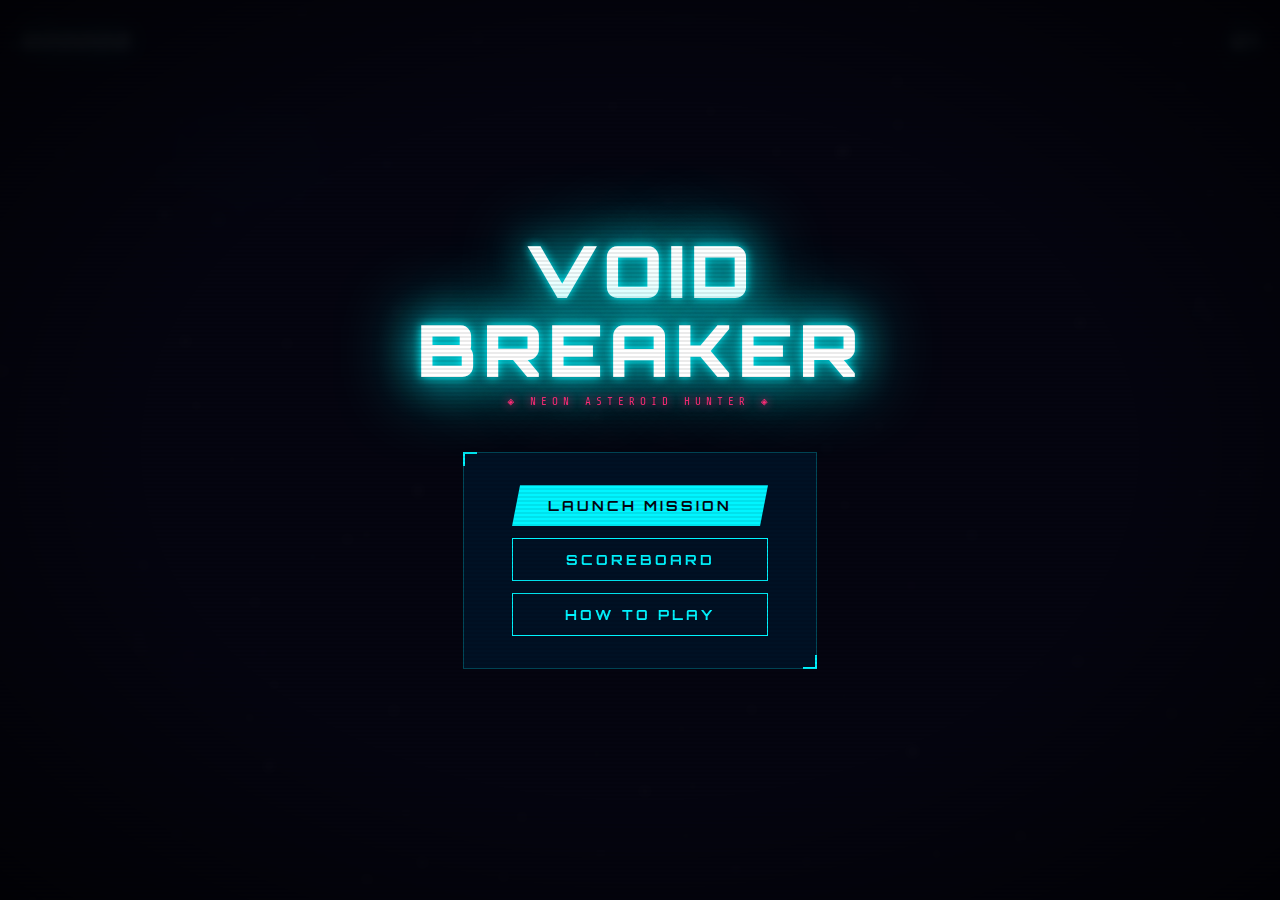
<file: gamehub/neon-asteroids.html>
<!DOCTYPE html>
<html lang="en">
<head>
<meta charset="UTF-8">
<meta name="viewport" content="width=device-width, initial-scale=1.0">
<title>VOID BREAKER — Neon Asteroids</title>
<style>
  @import url('https://fonts.googleapis.com/css2?family=Share+Tech+Mono&family=Orbitron:wght@400;700;900&display=swap');

  :root {
    --cyan:    #00f5ff;
    --pink:    #ff2d78;
    --yellow:  #ffe600;
    --green:   #39ff14;
    --purple:  #bf00ff;
    --bg:      #050510;
    --panel:   rgba(0,20,40,0.85);
    --grid:    rgba(0,245,255,0.06);
  }

  * { margin:0; padding:0; box-sizing:border-box; }

  body {
    background: var(--bg);
    font-family: 'Share Tech Mono', monospace;
    color: var(--cyan);
    overflow: hidden;
    height: 100vh;
    width: 100vw;
    display: flex;
    align-items: center;
    justify-content: center;
  }

  /* ── STARFIELD BG ── */
  #bg-canvas {
    position: fixed; inset: 0; z-index: 0;
    pointer-events: none;
  }

  /* ── GAME CANVAS ── */
  #game-canvas {
    position: relative; z-index: 1;
    display: block;
    image-rendering: pixelated;
  }

  /* ── HUD ── */
  #hud {
    position: fixed; top:0; left:0; right:0; z-index: 10;
    display: flex; justify-content: space-between; align-items: flex-start;
    padding: 14px 22px;
    pointer-events: none;
  }
  .hud-block { display:flex; flex-direction:column; gap:2px; }
  .hud-label { font-size:10px; color:rgba(0,245,255,0.45); letter-spacing:2px; text-transform:uppercase; }
  .hud-value { font-family:'Orbitron',sans-serif; font-size:22px; font-weight:700;
    color:#fff; text-shadow: 0 0 12px var(--cyan), 0 0 30px var(--cyan); }
  #lives-row { display:flex; gap:6px; align-items:center; }
  .life-icon { width:16px; height:16px; display:inline-block; }

  /* ── OVERLAY SCREENS ── */
  .screen {
    position: fixed; inset:0; z-index: 20;
    display: flex; flex-direction:column; align-items:center; justify-content:center;
    background: rgba(5,5,16,0.92);
    backdrop-filter: blur(4px);
  }
  .screen.hidden { display:none; }

  .game-title {
    font-family: 'Orbitron', sans-serif;
    font-size: clamp(36px, 7vw, 72px);
    font-weight: 900;
    letter-spacing: 6px;
    color: #fff;
    text-shadow:
      0 0 10px var(--cyan),
      0 0 40px var(--cyan),
      0 0 80px var(--cyan);
    animation: titlePulse 2s ease-in-out infinite;
    text-align:center;
    line-height:1.1;
  }
  .subtitle {
    font-size: 11px;
    letter-spacing: 5px;
    color: var(--pink);
    text-transform: uppercase;
    margin-top: 6px;
    text-shadow: 0 0 10px var(--pink);
  }

  @keyframes titlePulse {
    0%,100% { text-shadow: 0 0 10px var(--cyan),0 0 40px var(--cyan),0 0 80px var(--cyan); }
    50%      { text-shadow: 0 0 20px var(--cyan),0 0 60px var(--cyan),0 0 120px var(--cyan),0 0 180px rgba(0,245,255,0.3); }
  }

  .menu-panel {
    margin-top: 44px;
    border: 1px solid rgba(0,245,255,0.25);
    background: var(--panel);
    padding: 32px 48px;
    display: flex; flex-direction:column; gap:12px; align-items:center;
    position:relative;
    min-width: 340px;
  }
  .menu-panel::before, .menu-panel::after {
    content:''; position:absolute;
    width:12px; height:12px;
    border-color: var(--cyan); border-style:solid;
  }
  .menu-panel::before { top:-1px; left:-1px; border-width:2px 0 0 2px; }
  .menu-panel::after  { bottom:-1px; right:-1px; border-width:0 2px 2px 0; }

  .menu-btn {
    font-family: 'Orbitron', sans-serif;
    font-size: 14px;
    font-weight: 700;
    letter-spacing: 3px;
    color: var(--bg);
    background: var(--cyan);
    border: none;
    padding: 12px 36px;
    cursor: pointer;
    text-transform: uppercase;
    width: 100%;
    clip-path: polygon(8px 0%, 100% 0%, calc(100% - 8px) 100%, 0% 100%);
    transition: background 0.15s, box-shadow 0.15s;
  }
  .menu-btn:hover {
    background: #fff;
    box-shadow: 0 0 20px var(--cyan), 0 0 40px var(--cyan);
  }
  .menu-btn.secondary {
    background: transparent;
    color: var(--cyan);
    border: 1px solid var(--cyan);
    clip-path: none;
  }
  .menu-btn.secondary:hover {
    background: rgba(0,245,255,0.1);
    box-shadow: 0 0 14px var(--cyan);
  }

  /* ── INSTRUCTIONS ── */
  .instr-grid {
    display: grid; grid-template-columns: 1fr 1fr; gap: 8px 32px;
    margin-top: 4px; font-size:12px;
  }
  .instr-row { display:flex; align-items:center; gap:10px; }
  .key {
    background: rgba(0,245,255,0.12);
    border: 1px solid rgba(0,245,255,0.4);
    padding: 2px 8px; font-size:11px;
    color: var(--cyan); white-space:nowrap;
    font-family: 'Orbitron',sans-serif;
    text-shadow: 0 0 6px var(--cyan);
  }
  .instr-row span { color: rgba(255,255,255,0.6); }

  /* ── SCOREBOARD ── */
  .score-table { width:100%; font-size:13px; border-collapse:collapse; margin-top:8px; }
  .score-table th { color: var(--yellow); font-family:'Orbitron',sans-serif;
    font-size:10px; letter-spacing:2px; padding:6px 12px; border-bottom:1px solid rgba(255,230,0,0.2); }
  .score-table td { padding:7px 12px; border-bottom:1px solid rgba(255,255,255,0.04); }
  .score-table tr:first-child td { color: var(--yellow); text-shadow: 0 0 8px var(--yellow); }
  .score-table tr:nth-child(2) td { color: rgba(255,255,255,0.85); }
  .score-table tr:nth-child(n+3) td { color: rgba(255,255,255,0.5); }

  .screen-title {
    font-family: 'Orbitron', sans-serif;
    font-size: 13px; letter-spacing: 4px;
    color: var(--pink); text-transform:uppercase;
    text-shadow: 0 0 10px var(--pink);
    margin-bottom: 4px;
  }

  /* ── WAVE BANNER ── */
  #wave-banner {
    position: fixed; top:50%; left:50%; transform:translate(-50%,-50%);
    z-index: 15; pointer-events:none;
    font-family:'Orbitron',sans-serif;
    font-size: clamp(28px,5vw,52px);
    font-weight:900;
    color:#fff;
    text-shadow: 0 0 20px var(--yellow), 0 0 50px var(--yellow);
    opacity:0;
    transition: opacity 0.3s;
    text-align:center;
    white-space:nowrap;
  }

  /* ── GAME OVER ── */
  #final-score-val {
    font-family:'Orbitron',sans-serif; font-size:40px; font-weight:900;
    color: var(--yellow); text-shadow: 0 0 20px var(--yellow), 0 0 50px var(--yellow);
    margin: 8px 0 20px;
  }

  /* scan-line overlay */
  body::after {
    content:'';
    position:fixed; inset:0; z-index:30;
    pointer-events:none;
    background: repeating-linear-gradient(
      0deg,
      transparent, transparent 2px,
      rgba(0,0,0,0.08) 2px, rgba(0,0,0,0.08) 4px
    );
  }

  /* vignette */
  body::before {
    content:'';
    position:fixed; inset:0; z-index:29;
    pointer-events:none;
    background: radial-gradient(ellipse at center,
      transparent 55%, rgba(0,0,0,0.65) 100%);
  }
</style>
</head>
<body>

<canvas id="bg-canvas"></canvas>
<canvas id="game-canvas"></canvas>

<!-- HUD -->
<div id="hud">
  <div class="hud-block">
    <div class="hud-label">Score</div>
    <div class="hud-value" id="hud-score">000000</div>
  </div>
  <div class="hud-block" style="align-items:center">
    <div class="hud-label">Lives</div>
    <div id="lives-row"></div>
  </div>
  <div class="hud-block" style="align-items:flex-end">
    <div class="hud-label">Wave</div>
    <div class="hud-value" id="hud-wave">01</div>
  </div>
</div>

<!-- Wave banner -->
<div id="wave-banner"></div>

<!-- ── MENU ── -->
<div id="screen-menu" class="screen">
  <div class="game-title">VOID<br>BREAKER</div>
  <div class="subtitle">◈ Neon Asteroid Hunter ◈</div>
  <div class="menu-panel">
    <button class="menu-btn" onclick="Game.start()">LAUNCH MISSION</button>
    <button class="menu-btn secondary" onclick="showScreen('screen-scores')">SCOREBOARD</button>
    <button class="menu-btn secondary" onclick="showScreen('screen-help')">HOW TO PLAY</button>
  </div>
</div>

<!-- ── HELP ── -->
<div id="screen-help" class="screen hidden">
  <div class="screen-title">Mission Briefing</div>
  <div class="menu-panel" style="gap:20px;min-width:420px">
    <div class="instr-grid">
      <div class="instr-row"><span class="key">W / ↑</span><span>Move up</span></div>
      <div class="instr-row"><span class="key">S / ↓</span><span>Move down</span></div>
      <div class="instr-row"><span class="key">A / ←</span><span>Move left</span></div>
      <div class="instr-row"><span class="key">D / →</span><span>Move right</span></div>
      <div class="instr-row"><span class="key">SPACE</span><span>Fire cannon</span></div>
      <div class="instr-row"><span class="key">🎮 Gamepad</span><span>Left stick = move, A = fire</span></div>
    </div>
    <div style="font-size:11px;color:rgba(255,255,255,0.35);text-align:center;margin-top:8px;line-height:1.8">
      Large rocks split into 2 medium, medium into 2 small.<br>
      Destroying all asteroids advances the wave.<br>
      Collect power-ups dropped by elite asteroids.
    </div>
    <button class="menu-btn secondary" onclick="showScreen('screen-menu')">← Back</button>
  </div>
</div>

<!-- ── SCORES ── -->
<div id="screen-scores" class="screen hidden">
  <div class="screen-title">Hall of Legends</div>
  <div class="menu-panel" style="min-width:380px;gap:16px">
    <table class="score-table">
      <thead><tr><th>#</th><th style="text-align:left">Pilot</th><th>Score</th><th>Wave</th></tr></thead>
      <tbody id="score-tbody"></tbody>
    </table>
    <button class="menu-btn secondary" onclick="showScreen('screen-menu')">← Back</button>
  </div>
</div>

<!-- ── GAME OVER ── -->
<div id="screen-gameover" class="screen hidden">
  <div class="game-title" style="font-size:clamp(28px,5vw,54px);color:var(--pink);
    text-shadow:0 0 20px var(--pink),0 0 60px var(--pink)">SHIP<br>DESTROYED</div>
  <div style="font-family:'Share Tech Mono',monospace;font-size:13px;letter-spacing:3px;
    color:rgba(255,255,255,0.4);margin-top:12px">FINAL SCORE</div>
  <div id="final-score-val">000000</div>
  <div class="menu-panel" style="min-width:300px;gap:12px">
    <button class="menu-btn" onclick="Game.start()">RETRY MISSION</button>
    <button class="menu-btn secondary" onclick="showScreen('screen-menu')">MAIN MENU</button>
  </div>
</div>

<script>
/* ════════════════════════════════════════════════
   VOID BREAKER — full game engine
════════════════════════════════════════════════ */

// ── helpers ──────────────────────────────────────
const TAU = Math.PI * 2;
const rnd  = (a,b) => Math.random()*(b-a)+a;
const lerp = (a,b,t) => a+(b-a)*t;
function wrapAngle(a){ while(a>Math.PI)a-=TAU; while(a<-Math.PI)a+=TAU; return a; }

// ── screen manager ───────────────────────────────
function showScreen(id){
  document.querySelectorAll('.screen').forEach(s=>s.classList.add('hidden'));
  if(id) document.getElementById(id).classList.remove('hidden');
}

// ── background starfield ─────────────────────────
const bgCanvas = document.getElementById('bg-canvas');
const bgCtx    = bgCanvas.getContext('2d');
let stars = [], nebulae = [];

function initBg(){
  bgCanvas.width  = window.innerWidth;
  bgCanvas.height = window.innerHeight;
  stars   = Array.from({length:220}, ()=>({
    x: rnd(0,bgCanvas.width), y: rnd(0,bgCanvas.height),
    r: rnd(0.3,2.2),
    sp: rnd(0.02,0.12),
    c: Math.random()<0.15 ? `hsl(${rnd(160,310)},100%,80%)` : '#fff',
    tw: rnd(0,TAU), tws: rnd(0.005,0.03)
  }));
  nebulae = Array.from({length:5}, ()=>({
    x: rnd(0,bgCanvas.width), y: rnd(0,bgCanvas.height),
    rx: rnd(120,350), ry: rnd(80,200),
    hue: rnd(160,320), a: rnd(0.025,0.08)
  }));
}

function drawBg(){
  bgCtx.clearRect(0,0,bgCanvas.width,bgCanvas.height);
  bgCtx.fillStyle='#050510'; bgCtx.fillRect(0,0,bgCanvas.width,bgCanvas.height);

  // grid
  bgCtx.strokeStyle='rgba(0,245,255,0.05)'; bgCtx.lineWidth=1;
  const gs=60;
  for(let x=0;x<bgCanvas.width;x+=gs){ bgCtx.beginPath();bgCtx.moveTo(x,0);bgCtx.lineTo(x,bgCanvas.height);bgCtx.stroke(); }
  for(let y=0;y<bgCanvas.height;y+=gs){ bgCtx.beginPath();bgCtx.moveTo(0,y);bgCtx.lineTo(bgCanvas.width,y);bgCtx.stroke(); }

  // nebulae
  nebulae.forEach(n=>{
    const g=bgCtx.createRadialGradient(n.x,n.y,0,n.x,n.y,Math.max(n.rx,n.ry));
    g.addColorStop(0,`hsla(${n.hue},100%,60%,${n.a})`);
    g.addColorStop(1,'transparent');
    bgCtx.save(); bgCtx.scale(1,n.ry/n.rx);
    bgCtx.fillStyle=g;
    bgCtx.beginPath(); bgCtx.arc(n.x,n.y*(n.rx/n.ry),n.rx,0,TAU); bgCtx.fill();
    bgCtx.restore();
  });

  // stars
  const t=performance.now()*0.001;
  stars.forEach(s=>{
    s.tw+=s.tws;
    const alpha=0.4+0.6*Math.abs(Math.sin(s.tw));
    bgCtx.beginPath(); bgCtx.arc(s.x,s.y,s.r,0,TAU);
    bgCtx.fillStyle=s.c.replace(')',`,${alpha})`).replace('rgb','rgba').replace('#fff',`rgba(255,255,255,${alpha})`);
    bgCtx.fill();
  });
  requestAnimationFrame(drawBg);
}
initBg(); drawBg();
window.addEventListener('resize',()=>{ initBg(); });

// ── scoreboard ───────────────────────────────────
const SCORES_KEY='vb_scores';
function loadScores(){ try{ return JSON.parse(localStorage.getItem(SCORES_KEY))||[]; }catch(e){ return[]; } }
function saveScore(s,w){
  const arr=loadScores();
  arr.push({score:s,wave:w,date:new Date().toLocaleDateString()});
  arr.sort((a,b)=>b.score-a.score);
  arr.splice(10);
  localStorage.setItem(SCORES_KEY,JSON.stringify(arr));
  renderScores();
}
const PILOT_NAMES=['HAWK','VEGA','ORYX','LYRA','KRUX','NOVA','AXIS','ZETH','RUNE','ECHO'];
function renderScores(){
  const arr=loadScores(); const tb=document.getElementById('score-tbody');
  if(!arr.length){ tb.innerHTML='<tr><td colspan="4" style="text-align:center;color:rgba(255,255,255,0.25);padding:16px">No records yet</td></tr>'; return; }
  tb.innerHTML=arr.map((r,i)=>`<tr><td>${i+1}</td><td>${PILOT_NAMES[i]||'???'}</td><td>${String(r.score).padStart(6,'0')}</td><td>${r.wave||1}</td></tr>`).join('');
}
renderScores();

// ── main game ────────────────────────────────────
const gc  = document.getElementById('game-canvas');
const ctx = gc.getContext('2d');

function resize(){
  gc.width  = window.innerWidth;
  gc.height = window.innerHeight;
}
resize(); window.addEventListener('resize',resize);

const W=()=>gc.width, H=()=>gc.height;

// ── input ─────────────────────────────────────────
const keys={};
window.addEventListener('keydown',e=>{
  if(e.code==='Escape' && Game.running){
    Game.running=false;
    showScreen('screen-menu');
    return;
  }
  keys[e.code]=true;
  if(['Space','ArrowUp','ArrowDown'].includes(e.code)) e.preventDefault();
});
window.addEventListener('keyup',e=>{ keys[e.code]=false; });

// ── sprite drawers ───────────────────────────────
function drawShip(ctx, x, y, angle, thrust, shield){
  ctx.save(); ctx.translate(x,y); ctx.rotate(angle); ctx.scale(4,4);

  if(thrust){
    const g=ctx.createRadialGradient(0,14,0,0,14,18);
    g.addColorStop(0,'rgba(255,100,0,0.9)'); g.addColorStop(1,'transparent');
    ctx.fillStyle=g; ctx.beginPath(); ctx.arc(0,14,18,0,TAU); ctx.fill();
  }

  ctx.shadowColor='#00f5ff'; ctx.shadowBlur=6;
  ctx.strokeStyle='#00f5ff'; ctx.lineWidth=0.5;
  ctx.fillStyle='rgba(0,20,40,0.8)';
  ctx.beginPath();
  ctx.moveTo(0,-18); ctx.lineTo(10,8); ctx.lineTo(6,14);
  ctx.lineTo(-6,14); ctx.lineTo(-10,8); ctx.closePath();
  ctx.fill(); ctx.stroke();
  ctx.beginPath(); ctx.moveTo(-10,8); ctx.lineTo(-18,16); ctx.lineTo(-6,14); ctx.closePath();
  ctx.fillStyle='rgba(0,50,80,0.9)'; ctx.fill(); ctx.stroke();
  ctx.beginPath(); ctx.moveTo(10,8); ctx.lineTo(18,16); ctx.lineTo(6,14); ctx.closePath();
  ctx.fill(); ctx.stroke();
  ctx.fillStyle='rgba(0,245,255,0.6)';
  ctx.beginPath(); ctx.ellipse(0,-6,4,6,0,0,TAU); ctx.fill();
  ctx.fillStyle='#00f5ff';
  ctx.fillRect(-2,-20,4,4);

  if(shield>0){
    ctx.strokeStyle=`rgba(0,245,255,${shield})`;
    ctx.shadowColor='#00f5ff'; ctx.shadowBlur=10;
    ctx.lineWidth=0.5;
    ctx.beginPath(); ctx.arc(0,0,24,0,TAU); ctx.stroke();
  }

  ctx.restore();
}

function asteroidPath(ctx, pts){
  ctx.beginPath();
  ctx.moveTo(pts[0].x, pts[0].y);
  for(let i=1;i<pts.length;i++) ctx.lineTo(pts[i].x,pts[i].y);
  ctx.closePath();
}

function drawAsteroid(ctx, ast){
  ctx.save(); ctx.translate(ast.x, ast.y); ctx.rotate(ast.angle);

  const col = ast.elite ? '#ff2d78' : (ast.size===3?'#ffe600':ast.size===2?'#bf00ff':'#39ff14');
  ctx.shadowColor = col; ctx.shadowBlur = ast.elite?22:12;
  ctx.strokeStyle = col; ctx.lineWidth = 2;
  ctx.fillStyle = ast.elite ? 'rgba(80,0,30,0.7)' : 'rgba(20,10,40,0.7)';

  asteroidPath(ctx, ast.pts);
  ctx.fill(); ctx.stroke();

  // inner detail lines
  ctx.strokeStyle = col.replace(')',',0.25)').replace('rgba','rgba');
  ctx.lineWidth=1;
  if(ast.pts.length>5){
    ctx.beginPath();
    ctx.moveTo(ast.pts[1].x,ast.pts[1].y);
    ctx.lineTo(ast.pts[Math.floor(ast.pts.length/2)].x, ast.pts[Math.floor(ast.pts.length/2)].y);
    ctx.stroke();
  }
  // elite glow ring
  if(ast.elite){
    ctx.strokeStyle='rgba(255,45,120,0.4)'; ctx.lineWidth=1.5;
    ctx.beginPath(); ctx.arc(0,0,ast.r*1.3,0,TAU); ctx.stroke();
  }
  ctx.restore();
}

function drawBullet(ctx, b){
  ctx.save(); ctx.translate(b.x,b.y);
  ctx.shadowColor='#fff'; ctx.shadowBlur=12;
  ctx.fillStyle='#fff';
  ctx.fillRect(-4,-4,8,8);
  ctx.shadowColor=b.color||'#ff2d78'; ctx.shadowBlur=18;
  ctx.fillStyle=b.color||'#ff2d78';
  ctx.fillRect(-2,-6,4,12);
  ctx.restore();
}

function drawPowerup(ctx, p){
  ctx.save(); ctx.translate(p.x,p.y);
  ctx.rotate(p.rot);
  const colors={shield:'#00f5ff', rapid:'#ffe600', triple:'#bf00ff', nuke:'#39ff14'};
  const col=colors[p.type]||'#fff';
  ctx.shadowColor=col; ctx.shadowBlur=16;
  ctx.strokeStyle=col; ctx.fillStyle=col.replace(')',',0.15)').replace('#','rgba(').replace(')',',0.15)');
  // diamond
  ctx.beginPath(); ctx.moveTo(0,-10); ctx.lineTo(8,0); ctx.lineTo(0,10); ctx.lineTo(-8,0); ctx.closePath();
  ctx.fill(); ctx.stroke();
  // letter
  ctx.fillStyle=col; ctx.font='bold 9px "Share Tech Mono"'; ctx.textAlign='center'; ctx.textBaseline='middle';
  ctx.shadowBlur=6;
  const labels={shield:'S',rapid:'R',triple:'3',nuke:'N'};
  ctx.fillText(labels[p.type]||'?',0,0.5);
  ctx.restore();
}

function drawParticle(ctx, p){
  ctx.save(); ctx.globalAlpha=p.life/p.maxLife;
  ctx.shadowColor=p.color; ctx.shadowBlur=8;
  ctx.fillStyle=p.color;
  ctx.fillRect(p.x-p.r,p.y-p.r,p.r*2,p.r*2);
  ctx.restore();
}

// ── asteroid point generator ──────────────────────
function makeAsteroid(x,y,size,vx,vy,elite=false){
  const r   = size===3?90:size===2?56:30;
  const pts = [];
  const n   = size===3?10:size===2?8:7;
  for(let i=0;i<n;i++){
    const a = (i/n)*TAU;
    const d = r * rnd(0.7,1.35);
    pts.push({x:Math.cos(a)*d, y:Math.sin(a)*d});
  }
  return { x, y, vx, vy, size, r, pts, angle:0, av:rnd(-0.025,0.025), elite,
           hp: elite?3:1, maxHp: elite?3:1 };
}

// ── Game object ───────────────────────────────────
const Game = {
  running: false,
  score: 0,
  wave: 1,
  ship: null,
  asteroids: [],
  bullets: [],
  particles: [],
  powerups: [],
  lastTime: 0,
  shootCooldown: 0,
  hyperCooldown: 0,
  waveTransition: false,

  start(){
    this.running = true;
    this.score = 0;
    this.wave  = 1;
    this.asteroids = [];
    this.bullets   = [];
    this.particles = [];
    this.powerups  = [];
    this.waveTransition = false;
    this.ship = {
      x: W()/2, y: H()/2,
      vx:0, vy:0,
      facing: -Math.PI/2,   // visual angle, tracks movement direction
      moving: false,
      shield: 0,
      shieldTimer: 0,
      rapid: 0,
      triple: 0,
      invincible: 180,
      lives: 3
    };
    this.shootCooldown = 0;
    this.hyperCooldown = 0;
    showScreen(null);
    this.spawnWave();
    this.updateHUD();
    requestAnimationFrame(t=>this.loop(t));
  },

  spawnWave(){
    const count = 3 + this.wave;
    for(let i=0;i<count;i++){
      let x,y;
      do { x=rnd(0,W()); y=rnd(0,H()); }
      while(Math.hypot(x-this.ship.x, y-this.ship.y)<240);
      const speed = rnd(0.5,1.2+this.wave*0.15);
      const angle = rnd(0,TAU);
      const elite = Math.random()<0.15+this.wave*0.04;
      this.asteroids.push(makeAsteroid(x,y,3, Math.cos(angle)*speed, Math.sin(angle)*speed, elite));
    }
    this.showWaveBanner(`WAVE ${this.wave}`);
  },

  showWaveBanner(text){
    const el=document.getElementById('wave-banner');
    el.textContent=text; el.style.opacity='1';
    setTimeout(()=>{ el.style.opacity='0'; },1800);
  },

  spawnExplosion(x,y,color,count=14){
    for(let i=0;i<count;i++){
      const spd=rnd(1,5+count*0.2);
      const a=rnd(0,TAU);
      this.particles.push({
        x, y, vx:Math.cos(a)*spd, vy:Math.sin(a)*spd,
        color, r:rnd(2,5),
        life:rnd(20,50), maxLife:50
      });
    }
  },

  respawnShip(){
    this.ship.x = W()/2; this.ship.y = H()/2;
    this.ship.vx = 0;    this.ship.vy = 0;
    this.ship.invincible = 180;
  },

  updateHUD(){
    document.getElementById('hud-score').textContent = String(this.score).padStart(6,'0');
    document.getElementById('hud-wave').textContent  = String(this.wave).padStart(2,'0');
    const row = document.getElementById('lives-row');
    row.innerHTML = '';
    for(let i=0;i<this.ship.lives;i++){
      const svg = document.createElementNS('http://www.w3.org/2000/svg','svg');
      svg.setAttribute('viewBox','0 0 16 16'); svg.setAttribute('width','16'); svg.setAttribute('height','16');
      const p = document.createElementNS('http://www.w3.org/2000/svg','polygon');
      p.setAttribute('points','8,1 10.5,7 1,7 8,1 6,12 8,14 10,12 8,1');
      p.setAttribute('fill','none'); p.setAttribute('stroke','#00f5ff'); p.setAttribute('stroke-width','1.5');
      svg.style.filter='drop-shadow(0 0 4px #00f5ff)';
      svg.appendChild(p); row.appendChild(svg);
    }
  },

  loop(ts){
    if(!this.running) return;
    const dt = Math.min((ts - this.lastTime)/16.67, 3);
    this.lastTime = ts;
    this.update(dt);
    this.draw();
    requestAnimationFrame(t=>this.loop(t));
  },

  update(dt){
    const s = this.ship;
    if(s.invincible>0) s.invincible-=dt;
    if(s.shieldTimer>0){ s.shieldTimer-=dt; if(s.shieldTimer<=0) s.shield=0; }
    if(s.rapid>0) s.rapid-=dt;
    if(s.triple>0) s.triple-=dt;
    if(this.shootCooldown>0) this.shootCooldown-=dt;
    if(this.hyperCooldown>0) this.hyperCooldown-=dt;

    // ── gamepad ──────────────────────────────────
    const gp = navigator.getGamepads ? navigator.getGamepads()[0] : null;
    if(gp){
      const ax=gp.axes[0]||0, ay=gp.axes[1]||0;
      keys['KeyA'] = ax < -0.2; keys['KeyD'] = ax > 0.2;
      keys['KeyW'] = ay < -0.2; keys['KeyS'] = ay > 0.2;
      keys['Space'] = !!gp.buttons[0]?.pressed;
    }

    // ── direct 4-dir movement ─────────────────────
    const spd = 4.5;
    let mvx = 0, mvy = 0;
    if(keys['KeyA']||keys['ArrowLeft'])  mvx -= spd;
    if(keys['KeyD']||keys['ArrowRight']) mvx += spd;
    if(keys['KeyW']||keys['ArrowUp'])    mvy -= spd;
    if(keys['KeyS']||keys['ArrowDown'])  mvy += spd;

    // diagonal normalise
    if(mvx!==0 && mvy!==0){ mvx*=0.707; mvy*=0.707; }

    s.vx = mvx * dt; s.vy = mvy * dt;
    s.moving = mvx!==0 || mvy!==0;

    // rotate facing toward movement direction
    if(s.moving){
      const target = Math.atan2(mvy, mvx);
      let diff = target - s.facing;
      while(diff > Math.PI)  diff -= TAU;
      while(diff < -Math.PI) diff += TAU;
      s.facing += diff * Math.min(1, 0.25 * dt);

      // thrust particles
      if(Math.random()<0.4){
        this.particles.push({
      x: s.x - Math.cos(s.facing)*56,
          y: s.y - Math.sin(s.facing)*56,
          vx: -Math.cos(s.facing)*rnd(1,3)+rnd(-0.8,0.8),
          vy: -Math.sin(s.facing)*rnd(1,3)+rnd(-0.8,0.8),
          color:`hsl(${rnd(10,50)},100%,60%)`, r:rnd(2,4), life:18, maxLife:18
        });
      }
    }

    s.x = (s.x + s.vx + W()) % W();
    s.y = (s.y + s.vy + H()) % H();

    // ── shoot ─────────────────────────────────────
    if(keys['Space'] && this.shootCooldown<=0){
      const cd = s.rapid>0 ? 4 : 11;
      this.shootCooldown = cd;
      const speed = 12;
      const offsets = s.triple>0 ? [-0.18,0,0.18] : [0];
      offsets.forEach(off=>{
        const a = s.facing + off;
        this.bullets.push({
        x: s.x + Math.cos(a)*72, y: s.y + Math.sin(a)*72,
          vx: Math.cos(a)*speed, vy: Math.sin(a)*speed,
          life:55, color: off===0?'#ff2d78':'#bf00ff'
        });
      });
    }

    // ── asteroids ─────────────────────────────────
    this.asteroids.forEach(a=>{
      a.x=(a.x+a.vx*dt+W())%W(); a.y=(a.y+a.vy*dt+H())%H();
      a.angle+=a.av*dt;
    });

    // ── bullets ───────────────────────────────────
    this.bullets=this.bullets.filter(b=>{
      b.x=(b.x+b.vx*dt+W())%W(); b.y=(b.y+b.vy*dt+H())%H();
      b.life-=dt;
      return b.life>0;
    });

    // ── particles ────────────────────────────────
    this.particles=this.particles.filter(p=>{
      p.x+=p.vx*dt; p.y+=p.vy*dt;
      p.vx*=0.92; p.vy*=0.92;
      p.life-=dt; return p.life>0;
    });

    // ── powerups ──────────────────────────────────
    this.powerups=this.powerups.filter(p=>{
      p.rot+=0.04*dt; p.life-=dt;
      if(Math.hypot(s.x-p.x,s.y-p.y)<24){
        this.applyPowerup(p.type);
        this.spawnExplosion(p.x,p.y,'#ffe600',8);
        return false;
      }
      return p.life>0;
    });

    // ── collisions: bullets vs asteroids ──────────
    const toSplit=[], toRemoveBullets=new Set();
    this.bullets.forEach((b,bi)=>{
      this.asteroids.forEach((a,ai)=>{
        if(toSplit.some(s=>s.idx===ai)) return;
        if(Math.hypot(b.x-a.x,b.y-a.y)<a.r*0.9){
          toRemoveBullets.add(bi);
          a.hp--;
          this.spawnExplosion(b.x,b.y, a.elite?'#ff2d78':'#ffe600', 6);
          if(a.hp<=0) toSplit.push({idx:ai, a});
        }
      });
    });
    this.bullets=this.bullets.filter((_,i)=>!toRemoveBullets.has(i));

    // process splits (reverse order to keep indices valid)
    toSplit.sort((a,b)=>b.idx-a.idx).forEach(({idx,a})=>{
      this.asteroids.splice(idx,1);
      const pts = a.elite?'#ff2d78':'#ffe600';
      const col = a.elite?'#ff2d78':a.size===3?'#ffe600':a.size===2?'#bf00ff':'#39ff14';
      const base = a.elite?120:a.size===3?50:a.size===2?30:10;
      this.score+=base; this.updateHUD();
      this.spawnExplosion(a.x,a.y,col,a.size===3?20:a.size===2?12:7);
      if(a.elite && Math.random()<0.7){
        const types=['shield','rapid','triple','nuke'];
        this.powerups.push({x:a.x,y:a.y,type:types[Math.floor(Math.random()*types.length)],rot:0,life:300});
      }
      if(a.size>1){
        for(let k=0;k<2;k++){
          const spd=rnd(1.2,2.4);
          const ang=rnd(0,TAU);
          this.asteroids.push(makeAsteroid(a.x+rnd(-20,20),a.y+rnd(-20,20),a.size-1,
            Math.cos(ang)*spd, Math.sin(ang)*spd, false));
        }
      }
    });

    // ── collision: ship vs asteroids ─────────────
    if(s.invincible<=0){
      for(const a of this.asteroids){
        if(Math.hypot(s.x-a.x,s.y-a.y)<a.r*0.75 + 55){
          if(s.shieldTimer>0){ // shield absorbs
            s.shieldTimer=0; s.shield=0; s.invincible=60;
            this.spawnExplosion(s.x,s.y,'#00f5ff',18);
          } else {
            this.spawnExplosion(s.x,s.y,'#ff2d78',28);
            s.lives--;
            this.updateHUD();
            if(s.lives<=0){ this.gameOver(); return; }
            this.respawnShip();
          }
          break;
        }
      }
    }

    // ── wave clear ────────────────────────────────
    if(!this.waveTransition && this.asteroids.length===0){
      this.waveTransition=true;
      this.wave++;
      this.score+=this.wave*100;
      this.updateHUD();
      setTimeout(()=>{ this.waveTransition=false; this.spawnWave(); },1800);
    }
  },


  applyPowerup(type){
    const s=this.ship;
    if(type==='shield'){ s.shield=0.8; s.shieldTimer=360; }
    if(type==='rapid')  s.rapid=300;
    if(type==='triple') s.triple=300;
    if(type==='nuke'){
      const arr=[...this.asteroids];
      arr.forEach(a=>{
        this.spawnExplosion(a.x,a.y,'#39ff14',12);
      });
      this.asteroids=[];
      this.score+=arr.length*25; this.updateHUD();
    }
  },

  gameOver(){
    this.running=false;
    saveScore(this.score, this.wave);
    document.getElementById('final-score-val').textContent=String(this.score).padStart(6,'0');
    renderScores();
    showScreen('screen-gameover');
  },

  draw(){
    ctx.clearRect(0,0,W(),H());

    // particles (behind everything)
    this.particles.forEach(p=>drawParticle(ctx,p));

    // powerups
    this.powerups.forEach(p=>drawPowerup(ctx,p));

    // asteroids
    this.asteroids.forEach(a=>drawAsteroid(ctx,a));

    // bullets
    this.bullets.forEach(b=>drawBullet(ctx,b));

    // ship
    const s=this.ship;
    if(s.invincible<=0 || Math.floor(s.invincible/4)%2===0){
      drawShip(ctx, s.x, s.y, s.facing, s.moving, s.shieldTimer>0 ? s.shield : 0);
    }

    // power-up status bar
    const barY=H()-18; ctx.font='10px "Share Tech Mono"'; ctx.textBaseline='middle';
    const pups=[];
    if(s.rapid>0)    pups.push({label:'RAPID',color:'#ffe600',t:s.rapid/300});
    if(s.triple>0)   pups.push({label:'TRIPLE',color:'#bf00ff',t:s.triple/300});
    if(s.shieldTimer>0) pups.push({label:'SHIELD',color:'#00f5ff',t:s.shieldTimer/360});
    pups.forEach((p,i)=>{
      const bx=10+i*110;
      ctx.fillStyle='rgba(0,0,0,0.4)'; ctx.fillRect(bx,barY-7,100,14);
      ctx.fillStyle=p.color; ctx.globalAlpha=0.6;
      ctx.fillRect(bx,barY-7,100*p.t,14);
      ctx.globalAlpha=1;
      ctx.fillStyle=p.color; ctx.shadowColor=p.color; ctx.shadowBlur=6;
      ctx.textAlign='center'; ctx.fillText(p.label,bx+50,barY);
      ctx.shadowBlur=0;
    });
  }
};

// init menu
showScreen('screen-menu');
</script>
</body>
</html>
</file>
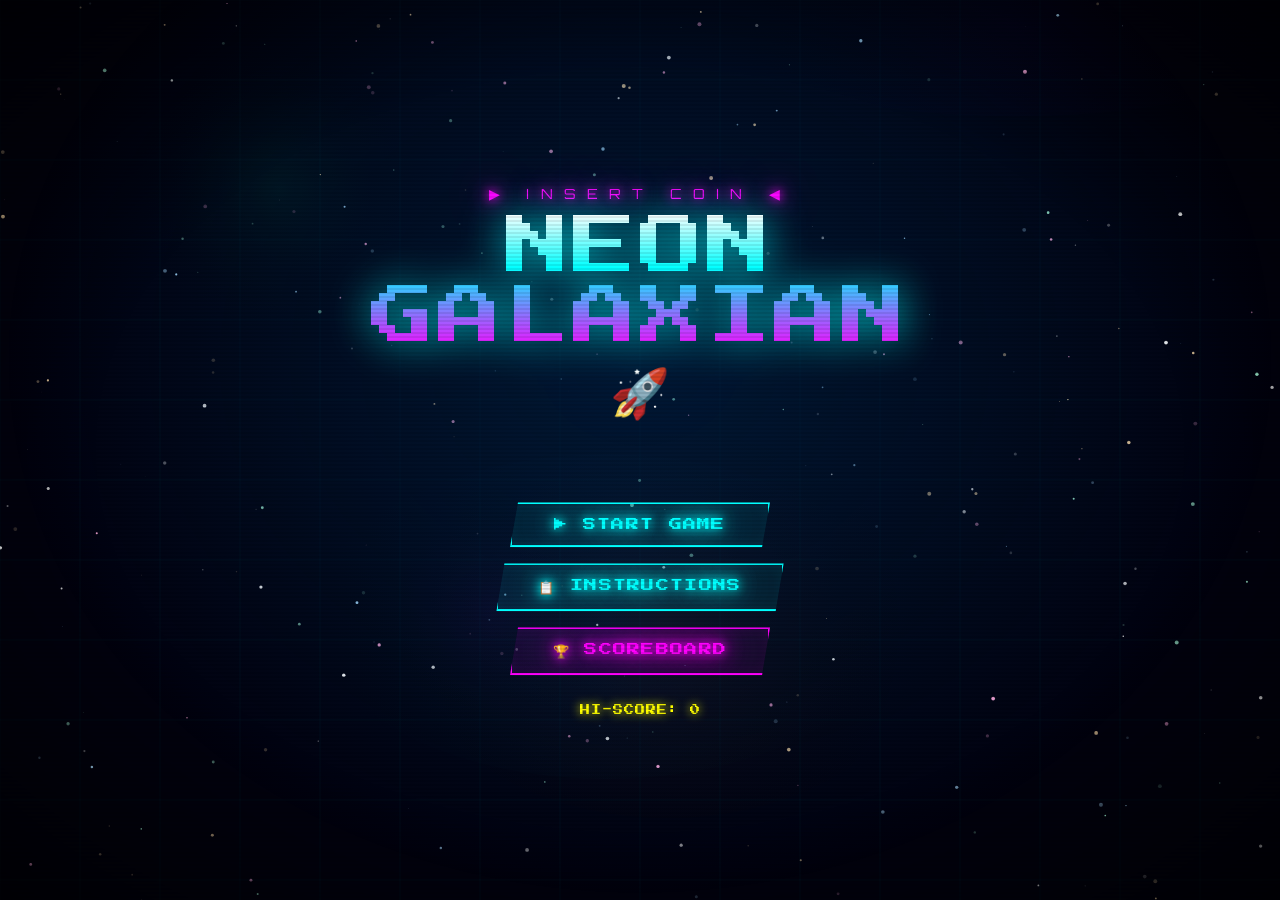
<file: gamehub/neon-galaxian.html>
<!DOCTYPE html>
<html lang="en">
<head>
<meta charset="UTF-8">
<meta name="viewport" content="width=device-width, initial-scale=1.0">
<title>NEON GALAXIAN</title>
<style>
@import url('https://fonts.googleapis.com/css2?family=Press+Start+2P&family=Orbitron:wght@400;700;900&display=swap');

:root {
  --neon-cyan: #00ffff;
  --neon-pink: #ff00ff;
  --neon-green: #00ff88;
  --neon-yellow: #ffff00;
  --neon-orange: #ff6600;
  --neon-purple: #9900ff;
  --bg-dark: #02020f;
  --bg-mid: #050520;
  --glow-cyan: 0 0 10px #00ffff, 0 0 20px #00ffff, 0 0 40px #00ffff;
  --glow-pink: 0 0 10px #ff00ff, 0 0 20px #ff00ff, 0 0 40px #ff00ff;
  --glow-green: 0 0 10px #00ff88, 0 0 20px #00ff88, 0 0 40px #00ff88;
}

* { margin: 0; padding: 0; box-sizing: border-box; }

body {
  background: var(--bg-dark);
  overflow: hidden;
  width: 100vw;
  height: 100vh;
  font-family: 'Press Start 2P', monospace;
  cursor: crosshair;
}

canvas {
  display: block;
  position: absolute;
  top: 0; left: 0;
}

#bgCanvas { z-index: 0; }
#gameCanvas { z-index: 1; }

/* SCREENS */
.screen {
  position: absolute; top: 0; left: 0;
  width: 100%; height: 100%;
  display: flex; flex-direction: column;
  align-items: center; justify-content: center;
  z-index: 10;
  transition: opacity 0.4s;
}
.screen.hidden { opacity: 0; pointer-events: none; }

/* SCANLINE overlay */
.scanlines {
  position: fixed; top: 0; left: 0;
  width: 100%; height: 100%;
  background: repeating-linear-gradient(
    0deg, transparent, transparent 2px,
    rgba(0,0,0,0.08) 2px, rgba(0,0,0,0.08) 4px
  );
  pointer-events: none; z-index: 100;
}

/* CRT vignette */
.vignette {
  position: fixed; top: 0; left: 0;
  width: 100%; height: 100%;
  background: radial-gradient(ellipse at center, transparent 60%, rgba(0,0,0,0.7) 100%);
  pointer-events: none; z-index: 99;
}

/* ─── MENU ─── */
#menuScreen {
  background: radial-gradient(ellipse at 50% 40%, rgba(0,40,80,0.6) 0%, transparent 70%);
}

.logo-wrap {
  margin-bottom: 50px;
  text-align: center;
}

.logo-sub {
  font-family: 'Orbitron', sans-serif;
  font-size: clamp(10px, 1.5vw, 14px);
  color: var(--neon-pink);
  letter-spacing: 0.8em;
  text-shadow: var(--glow-pink);
  margin-bottom: 10px;
  animation: flicker 3s infinite;
}

.logo-main {
  font-family: 'Press Start 2P', monospace;
  font-size: clamp(28px, 6vw, 64px);
  background: linear-gradient(180deg, #ffffff 0%, var(--neon-cyan) 40%, var(--neon-pink) 100%);
  -webkit-background-clip: text;
  -webkit-text-fill-color: transparent;
  filter: drop-shadow(0 0 20px rgba(0,255,255,0.8));
  line-height: 1.1;
  letter-spacing: 0.05em;
}

.menu-ship {
  font-size: 48px;
  animation: hover-ship 2s ease-in-out infinite;
  margin: 10px 0;
}

@keyframes hover-ship {
  0%, 100% { transform: translateY(0); }
  50% { transform: translateY(-12px); }
}

.menu-buttons {
  display: flex; flex-direction: column; gap: 16px;
  align-items: center; margin-top: 20px;
}

.btn {
  font-family: 'Press Start 2P', monospace;
  font-size: clamp(8px, 1.4vw, 13px);
  padding: 14px 40px;
  border: 2px solid var(--neon-cyan);
  background: rgba(0,255,255,0.08);
  color: var(--neon-cyan);
  cursor: pointer;
  text-shadow: var(--glow-cyan);
  box-shadow: 0 0 15px rgba(0,255,255,0.3), inset 0 0 15px rgba(0,255,255,0.05);
  transition: all 0.2s;
  letter-spacing: 0.1em;
  clip-path: polygon(8px 0%, 100% 0%, calc(100% - 8px) 100%, 0% 100%);
  min-width: 260px; text-align: center;
}
.btn:hover, .btn:focus {
  background: rgba(0,255,255,0.2);
  box-shadow: 0 0 25px rgba(0,255,255,0.6), inset 0 0 20px rgba(0,255,255,0.1);
  transform: scale(1.04);
  outline: none;
}
.btn.pink {
  border-color: var(--neon-pink);
  color: var(--neon-pink);
  background: rgba(255,0,255,0.08);
  text-shadow: var(--glow-pink);
  box-shadow: 0 0 15px rgba(255,0,255,0.3), inset 0 0 15px rgba(255,0,255,0.05);
  clip-path: polygon(8px 0%, 100% 0%, calc(100% - 8px) 100%, 0% 100%);
}
.btn.pink:hover {
  background: rgba(255,0,255,0.2);
  box-shadow: 0 0 25px rgba(255,0,255,0.6), inset 0 0 20px rgba(255,0,255,0.1);
}

.high-score-display {
  margin-top: 30px;
  font-size: clamp(7px, 1.1vw, 10px);
  color: var(--neon-yellow);
  text-shadow: 0 0 10px var(--neon-yellow);
  letter-spacing: 0.1em;
}

/* ─── HUD ─── */
#hud {
  position: fixed; top: 0; left: 0;
  width: 100%; z-index: 20;
  display: flex; justify-content: space-between; align-items: flex-start;
  padding: 14px 24px;
  background: linear-gradient(180deg, rgba(0,0,0,0.7) 0%, transparent 100%);
  pointer-events: none;
}
#hud.hidden { display: none; }

.hud-block {
  font-family: 'Press Start 2P', monospace;
  font-size: clamp(6px, 1.1vw, 10px);
  line-height: 2;
}
.hud-label { color: rgba(255,255,255,0.4); font-size: 0.7em; }
.hud-score { color: var(--neon-cyan); text-shadow: var(--glow-cyan); font-size: 1.2em; }
.hud-lives { color: var(--neon-pink); text-shadow: var(--glow-pink); }
.hud-level { color: var(--neon-green); text-shadow: var(--glow-green); text-align: right; }
.hud-wave { color: var(--neon-yellow); text-shadow: 0 0 10px var(--neon-yellow); text-align: right; font-size: 0.7em; }

/* ─── INSTRUCTIONS ─── */
#instrScreen {
  background: rgba(0,0,0,0.85);
}
.instr-panel {
  border: 1px solid var(--neon-cyan);
  box-shadow: 0 0 30px rgba(0,255,255,0.2), inset 0 0 30px rgba(0,255,255,0.03);
  padding: clamp(20px, 3vw, 40px) clamp(24px, 4vw, 60px);
  max-width: 700px;
  width: 92%;
  background: rgba(0,10,30,0.9);
}
.instr-title {
  font-size: clamp(10px, 1.8vw, 16px);
  color: var(--neon-cyan);
  text-shadow: var(--glow-cyan);
  text-align: center;
  margin-bottom: 28px;
  letter-spacing: 0.2em;
}
.instr-grid {
  display: grid;
  grid-template-columns: 1fr 1fr;
  gap: 20px;
  margin-bottom: 24px;
}
.instr-col h3 {
  font-size: clamp(6px, 1vw, 9px);
  color: var(--neon-pink);
  text-shadow: var(--glow-pink);
  margin-bottom: 12px;
  letter-spacing: 0.15em;
}
.key-row {
  display: flex; align-items: center; gap: 10px;
  margin-bottom: 10px;
  font-size: clamp(5px, 0.85vw, 8px);
  color: rgba(255,255,255,0.8);
}
.key {
  background: rgba(0,255,255,0.1);
  border: 1px solid var(--neon-cyan);
  color: var(--neon-cyan);
  font-family: 'Press Start 2P', monospace;
  font-size: clamp(5px, 0.8vw, 7px);
  padding: 4px 8px;
  min-width: 36px;
  text-align: center;
  box-shadow: 0 0 6px rgba(0,255,255,0.3);
}
.enemy-legend {
  border-top: 1px solid rgba(0,255,255,0.2);
  padding-top: 16px;
  display: grid; grid-template-columns: repeat(3, 1fr); gap: 12px;
}
.enemy-item {
  text-align: center;
  font-size: clamp(5px, 0.8vw, 8px);
  color: rgba(255,255,255,0.7);
}
.enemy-item .spr { font-size: clamp(16px, 2.5vw, 24px); display: block; margin-bottom: 4px; }
.enemy-item .pts { color: var(--neon-yellow); }

/* ─── SCOREBOARD ─── */
#scoreScreen {
  background: rgba(0,0,0,0.9);
}
.score-panel {
  border: 1px solid var(--neon-pink);
  box-shadow: 0 0 30px rgba(255,0,255,0.2);
  padding: clamp(20px, 3vw, 40px) clamp(24px, 4vw, 60px);
  max-width: 600px;
  width: 92%;
  background: rgba(10,0,20,0.9);
}
.score-title {
  font-size: clamp(10px, 1.8vw, 16px);
  color: var(--neon-pink);
  text-shadow: var(--glow-pink);
  text-align: center;
  margin-bottom: 24px;
  letter-spacing: 0.2em;
}
.score-row {
  display: flex; justify-content: space-between; align-items: center;
  padding: 10px 0;
  border-bottom: 1px solid rgba(255,0,255,0.1);
  font-size: clamp(6px, 1vw, 9px);
}
.score-rank { color: var(--neon-pink); width: 40px; }
.score-name { color: white; flex: 1; margin-left: 10px; }
.score-pts { color: var(--neon-yellow); text-shadow: 0 0 8px var(--neon-yellow); }
.score-empty { color: rgba(255,255,255,0.2); font-size: clamp(5px, 0.8vw, 8px); text-align: center; padding: 20px 0; }

/* ─── GAME OVER / WIN ─── */
#gameOverScreen, #waveScreen {
  background: rgba(0,0,0,0.88);
  text-align: center;
}
.over-title {
  font-size: clamp(20px, 5vw, 52px);
  background: linear-gradient(180deg, #ff4444, var(--neon-pink));
  -webkit-background-clip: text;
  -webkit-text-fill-color: transparent;
  filter: drop-shadow(0 0 20px rgba(255,0,100,0.8));
  margin-bottom: 20px;
}
.wave-title {
  font-size: clamp(16px, 4vw, 40px);
  color: var(--neon-green);
  text-shadow: var(--glow-green);
  margin-bottom: 20px;
}
.final-score {
  font-size: clamp(8px, 1.4vw, 12px);
  color: var(--neon-yellow);
  text-shadow: 0 0 10px var(--neon-yellow);
  margin-bottom: 30px;
}
.name-input-wrap {
  margin-bottom: 24px;
}
.name-input-label {
  font-size: clamp(6px, 1vw, 9px);
  color: var(--neon-cyan);
  margin-bottom: 12px;
  display: block;
}
#nameInput {
  font-family: 'Press Start 2P', monospace;
  font-size: clamp(10px, 1.5vw, 14px);
  background: rgba(0,255,255,0.05);
  border: 2px solid var(--neon-cyan);
  color: var(--neon-cyan);
  padding: 10px 20px;
  text-align: center;
  outline: none;
  box-shadow: 0 0 15px rgba(0,255,255,0.3);
  width: 200px;
  letter-spacing: 0.2em;
}

/* ─── FLASH MESSAGE ─── */
#flashMsg {
  position: fixed;
  top: 50%; left: 50%;
  transform: translate(-50%, -50%);
  font-family: 'Press Start 2P', monospace;
  font-size: clamp(16px, 3vw, 30px);
  color: var(--neon-green);
  text-shadow: var(--glow-green);
  z-index: 50;
  pointer-events: none;
  opacity: 0;
  transition: opacity 0.3s;
}
#flashMsg.show { opacity: 1; }

@keyframes flicker {
  0%, 95%, 100% { opacity: 1; }
  96% { opacity: 0.4; }
  97% { opacity: 1; }
  98% { opacity: 0.2; }
  99% { opacity: 1; }
}

@keyframes pulse-glow {
  0%, 100% { filter: drop-shadow(0 0 5px rgba(0,255,255,0.5)); }
  50% { filter: drop-shadow(0 0 15px rgba(0,255,255,1)); }
}

/* scrollbar hidden */
::-webkit-scrollbar { display: none; }
</style>
</head>
<body>

<canvas id="bgCanvas"></canvas>
<canvas id="gameCanvas"></canvas>
<div class="scanlines"></div>
<div class="vignette"></div>

<!-- HUD -->
<div id="hud" class="hidden">
  <div class="hud-block">
    <div class="hud-label">SCORE</div>
    <div class="hud-score" id="hudScore">0</div>
    <div class="hud-label" style="margin-top:6px">LIVES</div>
    <div class="hud-lives" id="hudLives">♥ ♥ ♥</div>
  </div>
  <div class="hud-block" style="text-align:right">
    <div class="hud-label">LEVEL</div>
    <div class="hud-level" id="hudLevel">01</div>
    <div class="hud-wave" id="hudWave">WAVE 1</div>
  </div>
</div>

<!-- FLASH -->
<div id="flashMsg"></div>

<!-- ══ MENU ══ -->
<div class="screen" id="menuScreen">
  <div class="logo-wrap">
    <div class="logo-sub">▶ INSERT COIN ◀</div>
    <div class="logo-main">NEON<br>GALAXIAN</div>
    <div class="menu-ship">🚀</div>
  </div>
  <div class="menu-buttons">
    <button class="btn" onclick="startGame()">▶ START GAME</button>
    <button class="btn" onclick="showScreen('instrScreen')">📋 INSTRUCTIONS</button>
    <button class="btn pink" onclick="showScreen('scoreScreen'); renderScores()">🏆 SCOREBOARD</button>
  </div>
  <div class="high-score-display" id="menuHiScore">HI-SCORE: 0</div>
</div>

<!-- ══ INSTRUCTIONS ══ -->
<div class="screen hidden" id="instrScreen">
  <div class="instr-panel">
    <div class="instr-title">◈ HOW TO PLAY ◈</div>
    <div class="instr-grid">
      <div class="instr-col">
        <h3>⌨ KEYBOARD</h3>
        <div class="key-row"><span class="key">A</span><span class="key">D</span> Move Left / Right</div>
        <div class="key-row"><span class="key">W</span><span class="key">S</span> Move Up / Down</div>
        <div class="key-row"><span class="key">SPC</span> Shoot</div>
        <div class="key-row"><span class="key">ESC</span> Return to Menu</div>
      </div>
      <div class="instr-col">
        <h3>🎮 GAMEPAD</h3>
        <div class="key-row"><span class="key">L-STICK</span> Move</div>
        <div class="key-row"><span class="key">A / X</span> Shoot</div>
        <div class="key-row"><span class="key">START</span> Pause / Menu</div>
        <div class="key-row"><span class="key">D-PAD</span> Move</div>
      </div>
    </div>
    <div class="enemy-legend">
      <div class="enemy-item"><span class="spr">👾</span>GRUNTS<br><span class="pts">10 PTS</span></div>
      <div class="enemy-item"><span class="spr">🛸</span>SAUCERS<br><span class="pts">30 PTS</span></div>
      <div class="enemy-item"><span class="spr">🐉</span>BOSS<br><span class="pts">200 PTS</span></div>
      <div class="enemy-item"><span class="spr">💎</span>CRYSTAL<br><span class="pts">50 PTS</span></div>
      <div class="enemy-item"><span class="spr">🦑</span>SQUID<br><span class="pts">20 PTS</span></div>
      <div class="enemy-item"><span class="spr">⭐</span>BONUS<br><span class="pts">100 PTS</span></div>
    </div>
    <div style="margin-top:20px; text-align:center">
      <button class="btn" onclick="showScreen('menuScreen')">◀ BACK</button>
    </div>
  </div>
</div>

<!-- ══ SCOREBOARD ══ -->
<div class="screen hidden" id="scoreScreen">
  <div class="score-panel">
    <div class="score-title">◈ HALL OF FAME ◈</div>
    <div id="scoreList"></div>
    <div style="margin-top:24px; text-align:center">
      <button class="btn pink" onclick="showScreen('menuScreen')">◀ BACK</button>
    </div>
  </div>
</div>

<!-- ══ GAME OVER ══ -->
<div class="screen hidden" id="gameOverScreen">
  <div class="over-title">GAME OVER</div>
  <div class="final-score" id="overScore">SCORE: 0</div>
  <div class="name-input-wrap">
    <label class="name-input-label">ENTER YOUR NAME</label>
    <input id="nameInput" type="text" maxlength="8" value="PILOT" spellcheck="false" autocomplete="off">
  </div>
  <div class="menu-buttons">
    <button class="btn" onclick="saveScore()">💾 SAVE SCORE</button>
    <button class="btn pink" onclick="showScreen('menuScreen')">◀ MENU</button>
  </div>
</div>

<!-- ══ WAVE CLEAR ══ -->
<div class="screen hidden" id="waveScreen">
  <div class="wave-title" id="waveClearTitle">WAVE 1 CLEAR!</div>
  <div class="final-score" id="waveBonus">BONUS: +500</div>
</div>

<script>
// ═══════════════════════════════════════
//  BACKGROUND RENDERER
// ═══════════════════════════════════════
const bgCanvas = document.getElementById('bgCanvas');
const bgCtx = bgCanvas.getContext('2d');

const stars = [];
const nebulaClouds = [];

function initBg() {
  bgCanvas.width = window.innerWidth;
  bgCanvas.height = window.innerHeight;
  stars.length = 0;
  for (let i = 0; i < 280; i++) {
    stars.push({
      x: Math.random() * bgCanvas.width,
      y: Math.random() * bgCanvas.height,
      r: Math.random() * 1.8 + 0.2,
      speed: Math.random() * 0.4 + 0.05,
      color: ['#ffffff','#aaddff','#ffaadd','#aaffdd','#ffddaa'][Math.floor(Math.random()*5)],
      twinkle: Math.random() * Math.PI * 2
    });
  }
  nebulaClouds.length = 0;
  for (let i = 0; i < 5; i++) {
    nebulaClouds.push({
      x: Math.random() * bgCanvas.width,
      y: Math.random() * bgCanvas.height,
      rx: 120 + Math.random() * 200,
      ry: 80 + Math.random() * 120,
      color: ['rgba(0,60,120,','rgba(60,0,100,','rgba(0,80,60,','rgba(80,20,0,','rgba(20,0,80,'][i%5],
      alpha: 0.12 + Math.random() * 0.12,
      dx: (Math.random()-0.5) * 0.08,
      dy: (Math.random()-0.5) * 0.05
    });
  }
}

let bgAnimId;
function renderBg(ts) {
  bgAnimId = requestAnimationFrame(renderBg);
  const W = bgCanvas.width, H = bgCanvas.height;
  bgCtx.fillStyle = '#02020f';
  bgCtx.fillRect(0,0,W,H);

  // nebula
  nebulaClouds.forEach(n => {
    n.x += n.dx; n.y += n.dy;
    if (n.x < -n.rx) n.x = W + n.rx;
    if (n.x > W + n.rx) n.x = -n.rx;
    if (n.y < -n.ry) n.y = H + n.ry;
    if (n.y > H + n.ry) n.y = -n.ry;
    const g = bgCtx.createRadialGradient(n.x, n.y, 0, n.x, n.y, n.rx);
    g.addColorStop(0, n.color + n.alpha + ')');
    g.addColorStop(1, 'rgba(0,0,0,0)');
    bgCtx.beginPath();
    bgCtx.ellipse(n.x, n.y, n.rx, n.ry, 0, 0, Math.PI*2);
    bgCtx.fillStyle = g;
    bgCtx.fill();
  });

  // stars
  const t = Date.now() / 1000;
  stars.forEach(s => {
    s.y += s.speed;
    if (s.y > H) { s.y = 0; s.x = Math.random() * W; }
    const tw = Math.sin(t * 2 + s.twinkle) * 0.4 + 0.6;
    bgCtx.globalAlpha = tw;
    bgCtx.fillStyle = s.color;
    bgCtx.beginPath();
    bgCtx.arc(s.x, s.y, s.r, 0, Math.PI*2);
    bgCtx.fill();
  });

  // grid lines (distant city effect)
  bgCtx.globalAlpha = 0.04;
  bgCtx.strokeStyle = '#00ffff';
  bgCtx.lineWidth = 1;
  const gStep = 80;
  for (let x = 0; x < W; x += gStep) {
    bgCtx.beginPath(); bgCtx.moveTo(x,0); bgCtx.lineTo(x,H); bgCtx.stroke();
  }
  for (let y = 0; y < H; y += gStep) {
    bgCtx.beginPath(); bgCtx.moveTo(0,y); bgCtx.lineTo(W,y); bgCtx.stroke();
  }
  bgCtx.globalAlpha = 1;
}

// ═══════════════════════════════════════
//  GAME ENGINE
// ═══════════════════════════════════════
const gc = document.getElementById('gameCanvas');
const ctx = gc.getContext('2d');

let W, H;
let gameRunning = false;
let score = 0, lives = 3, level = 1, wave = 1;
let gameAnimId;

// Input state
const keys = {};
let spaceJustPressed = false;
let escJustPressed = false;
let shootCooldown = 0;
const SHOOT_INTERVAL = 14;

// Gamepad
let gpConnected = false;
let gpShootPrev = false;

// Player
const player = {
  x: 400, y: 500, w: 90, h: 90,
  speed: 5, color: '#00ffff',
  invincible: 0,
  trail: []
};

// Arrays
let bullets = [];
let enemyBullets = [];
let enemies = [];
let particles = [];
let bonusStars = [];
let explosions = [];

// Sprites (emoji-based via canvas text)
const SPRITES = {
  player:   '🚀',
  grunt:    '👾',
  saucer:   '🛸',
  squid:    '🦑',
  crystal:  '💎',
  boss:     '🐉',
  bonusStar:'⭐',
  bullet:   null,
  eBullet:  null
};

function resize() {
  W = gc.width = window.innerWidth;
  H = gc.height = window.innerHeight;
}

// ─── WAVE DEFINITIONS ───
function buildWave(lvl, wvNum) {
  enemies = [];
  const cols = Math.min(6, 3 + lvl);
  const rows = Math.min(3, 1 + Math.floor((wvNum-1)/2));
  const types = ['grunt','grunt','squid','saucer'];
  const spacing_x = Math.min(130, (W - 140) / (cols + 1));
  const spacing_y = 120;
  const startX = (W - (cols-1)*spacing_x) / 2;
  const startY = 100;

  for (let r = 0; r < rows; r++) {
    for (let c = 0; c < cols; c++) {
      const type = r === 0 && wvNum % 3 === 0 ? 'crystal' : types[(r + c) % types.length];
      const pts = type==='saucer'?30 : type==='squid'?20 : type==='crystal'?50 : 10;
      enemies.push({
        x: startX + c * spacing_x,
        y: startY + r * spacing_y,
        w: 90, h: 90,
        type, pts,
        hp: type==='saucer'?2:1,
        dx: (0.6 + lvl * 0.15) * (Math.random()<0.5?1:-1),
        dy: 0,
        baseY: startY + r * spacing_y,
        dive: false, diveTimer: 0,
        shootTimer: Math.random() * 200,
        shootRate: 180 - lvl * 15,
        wobble: Math.random() * Math.PI * 2,
        alive: true
      });
    }
  }

  // Boss every 3 waves
  if (wvNum % 3 === 0) {
    enemies.push({
      x: W/2, y: 130, w: 120, h: 120,
      type: 'boss', pts: 200,
      hp: 3 + lvl, maxHp: 3 + lvl,
      dx: 1.8 + lvl*0.2, dy: 0,
      baseY: 130, dive: false, diveTimer: 0,
      shootTimer: 60, shootRate: 50,
      wobble: 0, alive: true
    });
  }

  // Bonus star
  if (Math.random() < 0.4) {
    bonusStars.push({
      x: -30, y: 40 + Math.random() * 80,
      dx: 2 + Math.random() * 2,
      alive: true, timer: 0
    });
  }
}

function spawnParticles(x, y, color, count=12) {
  for (let i = 0; i < count; i++) {
    const angle = Math.random() * Math.PI * 2;
    const speed = 1 + Math.random() * 4;
    particles.push({
      x, y,
      dx: Math.cos(angle)*speed,
      dy: Math.sin(angle)*speed,
      life: 1, decay: 0.03 + Math.random()*0.04,
      r: 2 + Math.random()*4,
      color
    });
  }
}

function spawnExplosion(x, y, big=false) {
  explosions.push({ x, y, r: 0, maxR: big?80:40, life:1, big });
  spawnParticles(x, y, big?'#ff6600':'#00ffff', big?24:12);
}

// ─── DRAW HELPERS ───
function drawSprite(sprite, x, y, size, alpha=1) {
  ctx.save();
  ctx.globalAlpha = alpha;
  ctx.font = `${size}px serif`;
  ctx.textAlign = 'center';
  ctx.textBaseline = 'middle';
  ctx.fillText(sprite, x, y);
  ctx.restore();
}

function drawPlayer() {
  if (player.invincible > 0 && Math.floor(Date.now()/80)%2===0) return;

  // engine glow
  const grd = ctx.createRadialGradient(player.x, player.y+50, 6, player.x, player.y+50, 70);
  grd.addColorStop(0, 'rgba(0,255,255,0.8)');
  grd.addColorStop(1, 'rgba(0,255,255,0)');
  ctx.fillStyle = grd;
  ctx.beginPath();
  ctx.ellipse(player.x, player.y+55, 40, 34, 0, 0, Math.PI*2);
  ctx.fill();

  // trail
  player.trail.forEach((t,i) => {
    const a = (i/player.trail.length)*0.3;
    ctx.save();
    ctx.globalAlpha = a;
    ctx.font = `${90 + i*4}px serif`;
    ctx.textAlign = 'center';
    ctx.textBaseline = 'middle';
    ctx.fillText('🚀', t.x, t.y);
    ctx.restore();
  });

  drawSprite('🚀', player.x, player.y, 110);

  // shield ring when invincible
  if (player.invincible > 0) {
    ctx.save();
    ctx.strokeStyle = `rgba(0,255,255,${(player.invincible/120)*0.8})`;
    ctx.lineWidth = 3;
    ctx.shadowColor = '#00ffff';
    ctx.shadowBlur = 18;
    ctx.beginPath();
    ctx.arc(player.x, player.y, 68, 0, Math.PI*2);
    ctx.stroke();
    ctx.restore();
  }
}

function drawEnemy(e) {
  if (!e.alive) return;
  const pulse = Math.sin(Date.now()/400 + e.wobble) * 0.12 + 0.88;
  let color = e.type==='boss'?'#ff6600' : e.type==='saucer'?'#ff00ff' : e.type==='crystal'?'#00ffff' : '#00ff88';
  
  ctx.save();
  ctx.shadowColor = color;
  ctx.shadowBlur = 12 * pulse;
  drawSprite(SPRITES[e.type], e.x, e.y, e.type==='boss'?140:100);

  // boss HP bar
  if (e.type==='boss') {
    const bw = 140, bh = 8;
    const frac = e.hp / e.maxHp;
    ctx.fillStyle = 'rgba(0,0,0,0.6)';
    ctx.fillRect(e.x-bw/2, e.y+78, bw, bh);
    ctx.fillStyle = frac>0.5?'#00ff88': frac>0.25?'#ffff00':'#ff4444';
    ctx.fillRect(e.x-bw/2, e.y+78, bw*frac, bh);
    ctx.strokeStyle = 'rgba(255,255,255,0.4)';
    ctx.lineWidth = 1;
    ctx.strokeRect(e.x-bw/2, e.y+78, bw, bh);
  }
  ctx.restore();
}

function drawBullet(b) {
  ctx.save();
  ctx.shadowColor = '#00ffff';
  ctx.shadowBlur = 15;
  const grd = ctx.createLinearGradient(b.x, b.y-16, b.x, b.y+4);
  grd.addColorStop(0, 'rgba(255,255,255,0)');
  grd.addColorStop(0.5, 'rgba(150,255,255,0.7)');
  grd.addColorStop(1, '#00ffff');
  ctx.fillStyle = grd;
  ctx.beginPath();
  ctx.roundRect(b.x-3, b.y-16, 6, 18, 3);
  ctx.fill();
  ctx.restore();
}

function drawEBullet(b) {
  ctx.save();
  ctx.shadowColor = '#ff00ff';
  ctx.shadowBlur = 12;
  ctx.fillStyle = '#ff44ff';
  ctx.beginPath();
  ctx.arc(b.x, b.y, 5, 0, Math.PI*2);
  ctx.fill();
  ctx.fillStyle = 'white';
  ctx.beginPath();
  ctx.arc(b.x, b.y, 2, 0, Math.PI*2);
  ctx.fill();
  ctx.restore();
}

function drawParticles() {
  particles.forEach(p => {
    ctx.save();
    ctx.globalAlpha = p.life;
    ctx.fillStyle = p.color;
    ctx.shadowColor = p.color;
    ctx.shadowBlur = 6;
    ctx.beginPath();
    ctx.arc(p.x, p.y, p.r * p.life, 0, Math.PI*2);
    ctx.fill();
    ctx.restore();
  });
}

function drawExplosions() {
  explosions.forEach(e => {
    const alpha = e.life * 0.7;
    ctx.save();
    ctx.strokeStyle = e.big ? `rgba(255,120,0,${alpha})` : `rgba(0,255,255,${alpha})`;
    ctx.lineWidth = e.big ? 4 : 2;
    ctx.shadowColor = e.big ? '#ff6600' : '#00ffff';
    ctx.shadowBlur = 20;
    ctx.beginPath();
    ctx.arc(e.x, e.y, e.r, 0, Math.PI*2);
    ctx.stroke();
    ctx.restore();
  });
}

// ─── UPDATE ───
function update() {
  const W = gc.width, H = gc.height;

  // Gamepad
  const gpads = navigator.getGamepads ? navigator.getGamepads() : [];
  let gp = null;
  for (const g of gpads) { if (g) { gp = g; break; } }
  
  let gpLeft=false, gpRight=false, gpUp=false, gpDown=false, gpShoot=false, gpMenu=false;
  if (gp) {
    gpLeft = gp.axes[0] < -0.3 || gp.buttons[14]?.pressed;
    gpRight = gp.axes[0] > 0.3 || gp.buttons[15]?.pressed;
    gpUp = gp.axes[1] < -0.3 || gp.buttons[12]?.pressed;
    gpDown = gp.axes[1] > 0.3 || gp.buttons[13]?.pressed;
    gpShoot = gp.buttons[0]?.pressed || gp.buttons[2]?.pressed;
    gpMenu = gp.buttons[9]?.pressed;
    if (gpMenu) { exitToMenu(); return; }
    if (gpShoot && !gpShootPrev) spaceJustPressed = true;
    gpShootPrev = gpShoot;
  }

  // ESC
  if (escJustPressed) { escJustPressed = false; exitToMenu(); return; }

  // Player movement
  const spd = player.speed + level * 0.3;
  if ((keys['a'] || keys['arrowleft'] || gpLeft) && player.x - player.w/2 > 0)
    player.x -= spd;
  if ((keys['d'] || keys['arrowright'] || gpRight) && player.x + player.w/2 < W)
    player.x += spd;
  if ((keys['w'] || keys['arrowup'] || gpUp) && player.y - player.h/2 > H*0.5)
    player.y -= spd;
  if ((keys['s'] || keys['arrowdown'] || gpDown) && player.y + player.h/2 < H - 10)
    player.y += spd;

  // Trail
  player.trail.unshift({x: player.x, y: player.y});
  if (player.trail.length > 6) player.trail.pop();

  // Shoot
  if (shootCooldown > 0) shootCooldown--;
  if ((keys[' '] || spaceJustPressed) && shootCooldown === 0) {
    bullets.push({x: player.x, y: player.y - 55, dy: -(8 + level*0.3)});
    shootCooldown = SHOOT_INTERVAL;
    spaceJustPressed = false;
  }
  if (spaceJustPressed) spaceJustPressed = false;

  if (player.invincible > 0) player.invincible--;

  // Bullets update
  bullets = bullets.filter(b => {
    b.y += b.dy;
    return b.y > 0;
  });
  enemyBullets = enemyBullets.filter(b => {
    b.x += b.dx || 0;
    b.y += b.dy;
    return b.y < H;
  });

  // Enemies update
  let allDead = true;
  enemies.forEach(e => {
    if (!e.alive) return;
    allDead = false;
    e.wobble += 0.03;

    if (e.dive) {
      e.x += e.diveVx;
      e.y += e.diveVy;
      e.diveTimer--;
      if (e.diveTimer <= 0 || e.y > H) {
        e.dive = false;
        e.y = e.baseY;
        e.x = Math.max(50, Math.min(W-50, e.x));
      }
    } else {
      e.x += e.dx;
      e.y = e.baseY + Math.sin(e.wobble * 0.8) * 10;
      if (e.x < 40 || e.x > W-40) e.dx *= -1;
      // Dive randomly
      if (Math.random() < 0.001 * (1 + level*0.3) && e.type !== 'boss') {
        e.dive = true;
        e.diveVx = (player.x - e.x) / 60;
        e.diveVy = 5 + Math.random()*3;
        e.diveTimer = 80 + Math.random()*40;
      }
    }

    // Boss special movement
    if (e.type === 'boss') {
      e.x += e.dx;
      e.y = e.baseY + Math.sin(e.wobble*0.5)*30;
      if (e.x < 80 || e.x > W-80) e.dx *= -1;
    }

    // Enemy shoot
    e.shootTimer--;
    if (e.shootTimer <= 0) {
      e.shootTimer = e.shootRate - level * 8;
      const spread = e.type==='boss' ? 3 : 1;
      for (let s=0; s<spread; s++) {
        const angle = Math.atan2(player.y - e.y, player.x - e.x) + (s-1)*0.25;
        enemyBullets.push({
          x: e.x, y: e.y,
          dx: Math.cos(angle) * (3 + level*0.3),
          dy: Math.sin(angle) * (3 + level*0.3)
        });
      }
    }
  });

  // Bonus stars
  bonusStars.forEach(s => {
    s.x += s.dx;
    s.timer++;
    if (s.x > W + 40) s.alive = false;
  });
  bonusStars = bonusStars.filter(s => s.alive);

  // Collision: bullets vs enemies
  bullets.forEach(b => {
    enemies.forEach(e => {
      if (!e.alive || b.dead) return;
      if (Math.abs(b.x - e.x) < e.w/2+6 && Math.abs(b.y - e.y) < e.h/2+6) {
        b.dead = true;
        e.hp--;
        spawnParticles(e.x, e.y, e.type==='boss'?'#ff6600':'#00ffff', 8);
        if (e.hp <= 0) {
          e.alive = false;
          score += e.pts;
          spawnExplosion(e.x, e.y, e.type==='boss');
          updateHUD();
        }
      }
    });
    // bullets vs bonus stars
    bonusStars.forEach(s => {
      if (!s.alive || b.dead) return;
      if (Math.abs(b.x - s.x) < 20 && Math.abs(b.y - s.y) < 20) {
        b.dead = true;
        s.alive = false;
        score += 100;
        spawnParticles(s.x, s.y, '#ffff00', 16);
        flash('★ BONUS! +100');
        updateHUD();
      }
    });
  });
  bullets = bullets.filter(b => !b.dead);

  // Collision: enemy bullets vs player
  if (player.invincible === 0) {
    enemyBullets.forEach(b => {
      if (b.dead) return;
      if (Math.abs(b.x - player.x) < 45 && Math.abs(b.y - player.y) < 45) {
        b.dead = true;
        hitPlayer();
      }
    });
    // enemies collide with player
    enemies.forEach(e => {
      if (!e.alive) return;
      if (Math.abs(e.x - player.x) < 70 && Math.abs(e.y - player.y) < 70) {
        e.alive = false;
        spawnExplosion(e.x, e.y);
        hitPlayer();
      }
    });
  }
  enemyBullets = enemyBullets.filter(b => !b.dead);

  // Particles
  particles.forEach(p => {
    p.x += p.dx; p.y += p.dy;
    p.dy += 0.05;
    p.life -= p.decay;
  });
  particles = particles.filter(p => p.life > 0);

  // Explosions
  explosions.forEach(e => {
    e.r += e.big ? 4 : 3;
    e.life -= 0.06;
  });
  explosions = explosions.filter(e => e.life > 0);

  // Wave clear
  if (allDead && enemies.length > 0) {
    wave++;
    const bonus = 500 * level;
    score += bonus;
    updateHUD();
    showWaveClear(wave-1, bonus);
    return;
  }

  // Enemies reach bottom
  enemies.forEach(e => {
    if (e.alive && e.y > H - 60) {
      e.alive = false;
      spawnExplosion(e.x, e.y);
      hitPlayer();
    }
  });
}

function hitPlayer() {
  if (player.invincible > 0) return;
  spawnExplosion(player.x, player.y, false);
  lives--;
  player.invincible = 120;
  updateHUD();
  if (lives <= 0) {
    setTimeout(endGame, 400);
  }
}

// ─── DRAW GAME ───
function drawGame() {
  ctx.clearRect(0, 0, W, H);
  drawExplosions();
  drawParticles();
  bonusStars.forEach(s => {
    if (!s.alive) return;
    ctx.save();
    ctx.shadowColor = '#ffff00'; ctx.shadowBlur = 15;
    drawSprite('⭐', s.x, s.y, 80);
    ctx.restore();
  });
  enemies.forEach(drawEnemy);
  enemyBullets.forEach(drawEBullet);
  bullets.forEach(drawBullet);
  drawPlayer();

  // Danger zone line
  ctx.save();
  ctx.strokeStyle = 'rgba(255,0,100,0.15)';
  ctx.lineWidth = 1;
  ctx.setLineDash([8,12]);
  ctx.beginPath();
  ctx.moveTo(0, H*0.5);
  ctx.lineTo(W, H*0.5);
  ctx.stroke();
  ctx.restore();
}

// ─── GAME LOOP ───
function gameLoop() {
  if (!gameRunning) return;
  gameAnimId = requestAnimationFrame(gameLoop);
  update();
  drawGame();
}

// ─── HUD ───
function updateHUD() {
  document.getElementById('hudScore').textContent = String(score).padStart(6,'0');
  const heartsArr = [];
  for (let i=0; i<3; i++) heartsArr.push(i < lives ? '♥' : '♡');
  document.getElementById('hudLives').textContent = heartsArr.join(' ');
  document.getElementById('hudLevel').textContent = String(level).padStart(2,'0');
  document.getElementById('hudWave').textContent = `WAVE ${wave}`;
}

// ─── SCREENS ───
function hideAllScreens() {
  document.querySelectorAll('.screen').forEach(s => s.classList.add('hidden'));
}

function showScreen(id) {
  hideAllScreens();
  const el = document.getElementById(id);
  if (el) el.classList.remove('hidden');
}

function startGame() {
  score = 0; lives = 3; level = 1; wave = 1;
  bullets = []; enemyBullets = []; particles = []; explosions = []; bonusStars = [];
  player.x = W/2; player.y = H - 100; player.invincible = 0; player.trail = [];
  buildWave(level, wave);
  hideAllScreens();
  document.getElementById('hud').classList.remove('hidden');
  updateHUD();
  gameRunning = true;
  gameLoop();
}

let waveClearTimeout;
function showWaveClear(wNum, bonus) {
  gameRunning = false;
  cancelAnimationFrame(gameAnimId);
  document.getElementById('waveClearTitle').textContent = `WAVE ${wNum} CLEAR!`;
  document.getElementById('waveBonus').textContent = `BONUS: +${bonus}`;
  showScreen('waveScreen');
  clearTimeout(waveClearTimeout);
  waveClearTimeout = setTimeout(() => {
    // Check for level up
    if (wave % 5 === 1 && wave > 1) {
      level++;
      flash(`LEVEL ${level}!`);
    }
    bullets = []; enemyBullets = []; particles = []; explosions = []; bonusStars = [];
    player.x = W/2; player.y = H - 100; player.invincible = 60; player.trail = [];
    buildWave(level, wave);
    hideAllScreens();
    updateHUD();
    gameRunning = true;
    gameLoop();
  }, 2400);
}

function endGame() {
  gameRunning = false;
  cancelAnimationFrame(gameAnimId);
  document.getElementById('hud').classList.add('hidden');
  document.getElementById('overScore').textContent = `SCORE: ${String(score).padStart(6,'0')}`;
  showScreen('gameOverScreen');
}

function exitToMenu() {
  gameRunning = false;
  cancelAnimationFrame(gameAnimId);
  clearTimeout(waveClearTimeout);
  document.getElementById('hud').classList.add('hidden');
  showScreen('menuScreen');
  const hi = getHiScore();
  document.getElementById('menuHiScore').textContent = `HI-SCORE: ${hi}`;
}

// ─── FLASH ───
let flashTimeout;
function flash(msg) {
  const el = document.getElementById('flashMsg');
  el.textContent = msg;
  el.classList.add('show');
  clearTimeout(flashTimeout);
  flashTimeout = setTimeout(() => el.classList.remove('show'), 1200);
}

// ─── SCORES ───
function getScores() {
  try { return JSON.parse(localStorage.getItem('neonGalaxianScores') || '[]'); }
  catch { return []; }
}
function getHiScore() {
  const s = getScores();
  return s.length ? s[0].pts : 0;
}
function saveScore() {
  const name = (document.getElementById('nameInput').value || 'PILOT').toUpperCase().slice(0,8);
  const scores = getScores();
  scores.push({ name, pts: score });
  scores.sort((a,b) => b.pts - a.pts);
  scores.splice(10);
  localStorage.setItem('neonGalaxianScores', JSON.stringify(scores));
  showScreen('scoreScreen');
  renderScores();
}
function renderScores() {
  const scores = getScores();
  const el = document.getElementById('scoreList');
  if (!scores.length) {
    el.innerHTML = '<div class="score-empty">NO SCORES YET<br>BE THE FIRST!</div>';
    return;
  }
  el.innerHTML = scores.map((s,i) => `
    <div class="score-row">
      <span class="score-rank">#${i+1}</span>
      <span class="score-name">${s.name}</span>
      <span class="score-pts">${String(s.pts).padStart(6,'0')}</span>
    </div>`).join('');
}

// ─── INPUT ───
document.addEventListener('keydown', e => {
  const k = e.key.toLowerCase();
  keys[k] = true;
  if (k === ' ') { e.preventDefault(); spaceJustPressed = true; }
  if (k === 'escape') escJustPressed = true;
});
document.addEventListener('keyup', e => { keys[e.key.toLowerCase()] = false; });

window.addEventListener('gamepadconnected', () => { gpConnected = true; });
window.addEventListener('gamepaddisconnected', () => { gpConnected = false; });

// ─── RESIZE ───
window.addEventListener('resize', () => {
  resize();
  initBg();
  bgCanvas.width = window.innerWidth;
  bgCanvas.height = window.innerHeight;
});

// ─── INIT ───
resize();
initBg();
renderBg();
showScreen('menuScreen');
const hi = getHiScore();
document.getElementById('menuHiScore').textContent = `HI-SCORE: ${hi}`;

// Prevent spacebar scroll
window.addEventListener('keydown', e => {
  if (e.key === ' ' && gameRunning) e.preventDefault();
});
</script>
</body>
</html>
</file>
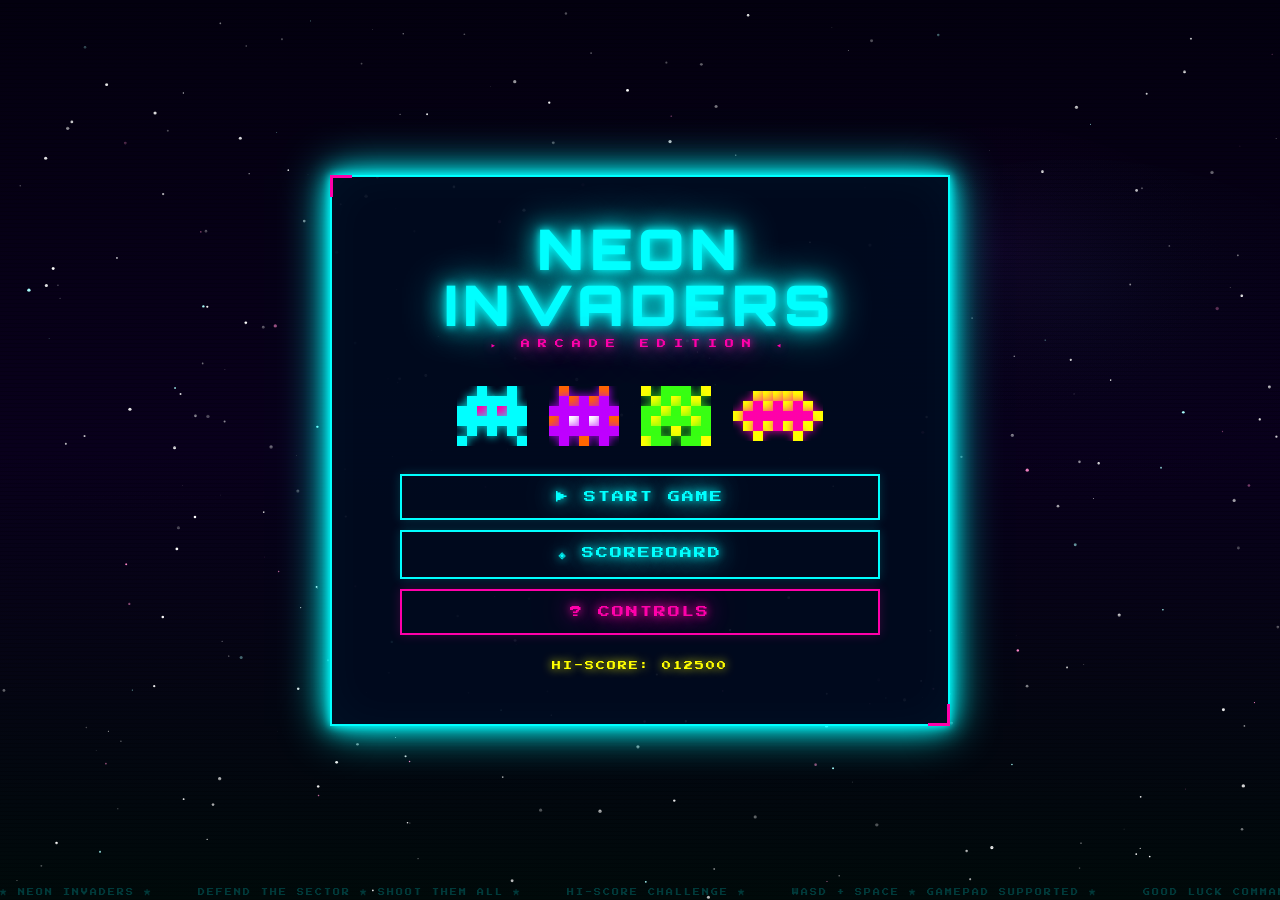
<file: gamehub/neon-invaders.html>
<!DOCTYPE html>
<html lang="en">
<head>
<meta charset="UTF-8">
<meta name="viewport" content="width=device-width, initial-scale=1.0">
<title>NEON INVADERS</title>
<style>
  @import url('https://fonts.googleapis.com/css2?family=Press+Start+2P&family=Orbitron:wght@400;700;900&display=swap');

  :root {
    --neon-cyan:   #00ffff;
    --neon-pink:   #ff00aa;
    --neon-green:  #39ff14;
    --neon-yellow: #ffff00;
    --bg-dark:  #03000f;
    --panel-bg: rgba(0,10,30,0.93);
    --glow-c: 0 0 8px #00ffff, 0 0 22px #00ffff, 0 0 44px #00ffff;
    --glow-p: 0 0 8px #ff00aa, 0 0 22px #ff00aa, 0 0 44px #ff00aa;
    --glow-g: 0 0 8px #39ff14, 0 0 22px #39ff14;
  }

  *, *::before, *::after { margin:0; padding:0; box-sizing:border-box; }

  html, body {
    width:100%; height:100%;
    overflow:hidden;
    background: var(--bg-dark);
    font-family: 'Press Start 2P', monospace;
    color: var(--neon-cyan);
  }

  #bg-canvas {
    position:fixed; inset:0;
    width:100%; height:100%;
    z-index:0; pointer-events:none;
  }

  #scanlines {
    position:fixed; inset:0; z-index:3; pointer-events:none;
    background: repeating-linear-gradient(
      to bottom,
      transparent 0px, transparent 3px,
      rgba(0,0,0,0.16) 3px, rgba(0,0,0,0.16) 4px
    );
  }

  /* ── SCREENS ── */
  .screen {
    display:none; position:fixed; inset:0; z-index:10;
    align-items:center; justify-content:center; flex-direction:column;
  }
  .screen.active { display:flex; }

  /* ── SHARED FRAME CORNERS ── */
  .framed { position:relative; }
  .framed::before, .framed::after {
    content:''; position:absolute;
    width:22px; height:22px;
    border-color: var(--neon-pink); border-style:solid;
  }
  .framed::before { top:-2px; left:-2px;    border-width:3px 0 0 3px; }
  .framed::after  { bottom:-2px; right:-2px; border-width:0 3px 3px 0; }

  /* ── MENU ── */
  .menu-frame {
    border:2px solid var(--neon-cyan);
    box-shadow: var(--glow-c), inset 0 0 50px rgba(0,255,255,0.04);
    background: var(--panel-bg);
    padding:44px 68px 54px; min-width:620px; text-align:center;
  }
  .game-title {
    font-family:'Orbitron',sans-serif;
    font-size:56px; font-weight:900; letter-spacing:6px; line-height:1;
    color:var(--neon-cyan); text-shadow:var(--glow-c); margin-bottom:6px;
  }
  .game-subtitle {
    font-size:9px; letter-spacing:8px;
    color:var(--neon-pink); text-shadow:var(--glow-p); margin-bottom:36px;
  }
  .enemy-strip {
    display:flex; justify-content:center; gap:22px;
    margin:16px 0 28px; align-items:center;
  }
  .menu-btn {
    display:block; width:100%; margin:10px 0; padding:15px 22px;
    background:transparent; border:2px solid var(--neon-cyan);
    color:var(--neon-cyan); font-family:'Press Start 2P',monospace;
    font-size:12px; cursor:pointer; letter-spacing:2px; text-transform:uppercase;
    transition:all 0.15s; text-shadow:var(--glow-c);
    box-shadow:0 0 10px rgba(0,255,255,0.18);
    position:relative; overflow:hidden;
  }
  .menu-btn::before {
    content:''; position:absolute; top:0; left:-100%; width:100%; height:100%;
    background:linear-gradient(90deg,transparent,rgba(0,255,255,0.13),transparent);
    transition:left 0.4s;
  }
  .menu-btn:hover::before { left:100%; }
  .menu-btn:hover { background:rgba(0,255,255,0.12); box-shadow:var(--glow-c); transform:translateY(-2px); }
  .menu-btn.pink  { border-color:var(--neon-pink); color:var(--neon-pink); text-shadow:var(--glow-p); box-shadow:0 0 10px rgba(255,0,170,0.2); }
  .menu-btn.pink:hover { background:rgba(255,0,170,0.12); box-shadow:var(--glow-p); }
  .menu-btn.green { border-color:var(--neon-green); color:var(--neon-green); text-shadow:var(--glow-g); box-shadow:0 0 10px rgba(57,255,20,0.18); }
  .menu-btn.green:hover { background:rgba(57,255,20,0.1); box-shadow:var(--glow-g); }
  .hi-score-display {
    margin-top:26px; font-size:9px; letter-spacing:2px;
    color:var(--neon-yellow); text-shadow:0 0 10px var(--neon-yellow);
  }

  /* ── SCOREBOARD ── */
  #scoreboard { gap:22px; }
  .sb-frame {
    border:2px solid var(--neon-pink);
    box-shadow:var(--glow-p), inset 0 0 40px rgba(255,0,170,0.04);
    background:var(--panel-bg); padding:38px 60px 46px; min-width:560px; text-align:center;
  }
  .sb-title {
    font-family:'Orbitron',sans-serif; font-size:22px; font-weight:700;
    color:var(--neon-pink); text-shadow:var(--glow-p); letter-spacing:4px; margin-bottom:28px;
  }
  .sb-row {
    display:flex; justify-content:space-between; padding:9px 0;
    border-bottom:1px solid rgba(255,0,170,0.18); font-size:9px; color:#ccc; letter-spacing:1px;
  }
  .sb-row:nth-child(2) { color:var(--neon-yellow); text-shadow:0 0 8px var(--neon-yellow); }
  .sb-row:nth-child(3) { color:#c0c0c0; }
  .sb-row:nth-child(4) { color:#cd7f32; }
  .sb-rank { width:40px; text-align:left; }
  .sb-name { flex:1; text-align:left; padding-left:10px; }
  .sb-pts  { width:90px; text-align:right; color:var(--neon-cyan); }

  /* ── INSTRUCTIONS ── */
  #instructions { gap:20px; }
  .inst-frame {
    border:2px solid var(--neon-green);
    box-shadow:var(--glow-g), inset 0 0 40px rgba(57,255,20,0.03);
    background:var(--panel-bg); padding:36px 60px 44px; min-width:620px;
  }
  .inst-title {
    font-family:'Orbitron',sans-serif; font-size:18px; font-weight:700;
    color:var(--neon-green); text-shadow:var(--glow-g);
    letter-spacing:4px; text-align:center; margin-bottom:26px;
  }
  .key-row { display:flex; align-items:center; margin:11px 0; gap:14px; font-size:8px; color:#bbb; }
  .key-badge {
    display:inline-flex; align-items:center; justify-content:center;
    min-width:36px; height:28px;
    border:1.5px solid var(--neon-green); color:var(--neon-green);
    font-size:8px; padding:0 6px; box-shadow:0 0 6px var(--neon-green);
    background:rgba(57,255,20,0.07); font-family:'Press Start 2P',monospace;
  }
  .enemy-legend { display:flex; align-items:center; gap:14px; margin:9px 0; font-size:8px; color:#bbb; }

  /* ── GAME LAYER ── */
  #hud {
    position:fixed; top:0; left:0; right:0; z-index:20;
    display:none; justify-content:space-between; align-items:center;
    padding:10px 30px 8px;
    background:linear-gradient(to bottom,rgba(3,0,15,0.9) 70%,transparent);
    pointer-events:none;
  }
  #hud.vis { display:flex; }
  .hud-block { display:flex; flex-direction:column; gap:3px; }
  .hud-label { color:var(--neon-pink); font-size:7px; letter-spacing:2px; }
  .hud-val   { color:var(--neon-cyan); font-size:15px; text-shadow:var(--glow-c); }
  #lives-display { display:flex; gap:8px; align-items:center; }

  #game-canvas {
    position:fixed; inset:0; width:100%; height:100%;
    display:none; image-rendering:pixelated; z-index:11;
  }
  #game-canvas.vis { display:block; }

  /* ── OVERLAYS ── */
  #overlay {
    position:fixed; inset:0; z-index:30;
    display:none; flex-direction:column; align-items:center; justify-content:center;
    background:rgba(3,0,15,0.84); gap:22px;
  }
  #overlay.vis { display:flex; }
  #overlay-title {
    font-family:'Orbitron',sans-serif; font-weight:900; font-size:52px; letter-spacing:4px;
  }
  #overlay-sub   { font-size:9px; color:var(--neon-pink); text-shadow:var(--glow-p); }
  #overlay-score { font-size:12px; color:var(--neon-yellow); text-shadow:0 0 10px var(--neon-yellow); }

  #level-badge {
    position:fixed; top:50%; left:50%;
    transform:translate(-50%,-50%) scale(0);
    z-index:35; pointer-events:none;
    font-family:'Orbitron',sans-serif; font-size:52px; font-weight:900;
    color:var(--neon-yellow);
    text-shadow:0 0 24px var(--neon-yellow), 0 0 60px var(--neon-yellow);
    transition:transform 0.28s cubic-bezier(.17,.67,.42,1.45);
  }
  #level-badge.pop { transform:translate(-50%,-50%) scale(1); }

  #ticker {
    position:fixed; bottom:0; left:0; right:0;
    font-size:7px; color:rgba(0,255,255,0.2); letter-spacing:2px;
    padding:4px 0; z-index:4; pointer-events:none; overflow:hidden;
  }
  #ticker-inner { white-space:nowrap; display:inline-block; animation:ticker 50s linear infinite; }
  @keyframes ticker { from{transform:translateX(100vw)} to{transform:translateX(-100%)} }
</style>
</head>
<body>

<canvas id="bg-canvas"></canvas>
<div id="scanlines"></div>

<!-- HUD -->
<div id="hud">
  <div class="hud-block">
    <div class="hud-label">SCORE</div>
    <div class="hud-val" id="hud-score">000000</div>
  </div>
  <div class="hud-block" style="align-items:center">
    <div class="hud-label">LEVEL</div>
    <div class="hud-val" id="hud-level">01</div>
  </div>
  <div class="hud-block" style="align-items:flex-end">
    <div class="hud-label">LIVES</div>
    <div id="lives-display"></div>
  </div>
</div>

<!-- GAME CANVAS -->
<canvas id="game-canvas"></canvas>

<!-- GAME OVER / WIN OVERLAY -->
<div id="overlay">
  <div id="overlay-title"></div>
  <div id="overlay-sub"></div>
  <div id="overlay-score"></div>
  <button class="menu-btn"      id="btn-restart"      style="width:290px">▶ PLAY AGAIN</button>
  <button class="menu-btn pink" id="btn-overlay-menu" style="width:290px">◀ MENU</button>
</div>

<!-- LEVEL BADGE -->
<div id="level-badge">LEVEL 1</div>

<!-- MENU -->
<div class="screen active" id="menu">
  <div class="menu-frame framed">
    <div class="game-title">NEON<br>INVADERS</div>
    <div class="game-subtitle">▸ ARCADE EDITION ◂</div>
    <div class="enemy-strip" id="menu-strip"></div>
    <button class="menu-btn"       id="btn-start">▶ START GAME</button>
    <button class="menu-btn"       id="btn-scores">◈ SCOREBOARD</button>
    <button class="menu-btn pink"  id="btn-inst">? CONTROLS</button>
    <div class="hi-score-display">HI-SCORE: <span id="menu-hi-val">000000</span></div>
  </div>
</div>

<!-- SCOREBOARD -->
<div class="screen" id="scoreboard">
  <div class="sb-frame framed">
    <div class="sb-title">◈ HALL OF FAME ◈</div>
    <div id="sb-list"></div>
  </div>
  <button class="menu-btn" id="btn-sb-back" style="width:320px;margin-top:18px">◀ BACK</button>
</div>

<!-- INSTRUCTIONS -->
<div class="screen" id="instructions">
  <div class="inst-frame framed">
    <div class="inst-title">◈ CONTROLS ◈</div>
    <div class="key-row"><span class="key-badge">A</span><span class="key-badge">D</span> Move left / right</div>
    <div class="key-row"><span class="key-badge">W</span> Shield — hold (limited charge)</div>
    <div class="key-row"><span class="key-badge">SPC</span> Fire laser</div>
    <div class="key-row"><span class="key-badge">P</span> Pause / Resume</div>
    <div class="key-row"><span class="key-badge">ESC</span> Quit to menu</div>
    <div class="key-row"><span class="key-badge">🎮</span> L-stick move · A = fire · B = shield</div>
    <div style="margin-top:20px;border-top:1px solid rgba(57,255,20,0.2);padding-top:16px">
      <div class="enemy-legend"><canvas id="il-a"></canvas> Drone — 10 pts</div>
      <div class="enemy-legend"><canvas id="il-b"></canvas> Tank — 20 pts</div>
      <div class="enemy-legend"><canvas id="il-c"></canvas> Tyrant — 40 pts</div>
      <div class="enemy-legend"><canvas id="il-d"></canvas> UFO Raider — 150 pts</div>
    </div>
  </div>
  <button class="menu-btn pink" id="btn-inst-back" style="width:320px;margin-top:18px">◀ BACK</button>
</div>

<div id="ticker"><span id="ticker-inner">
  ★ NEON INVADERS ★ &nbsp;&nbsp;&nbsp; DEFEND THE SECTOR ★ SHOOT THEM ALL ★ &nbsp;&nbsp;&nbsp; HI-SCORE CHALLENGE ★ &nbsp;&nbsp;&nbsp; WASD + SPACE ★ GAMEPAD SUPPORTED ★ &nbsp;&nbsp;&nbsp; GOOD LUCK COMMANDER ★ &nbsp;&nbsp;&nbsp;
</span></div>

<script>
// ══════════════════════════════════════════════
//  SPRITE SCALE — 10 px per logical pixel
// ══════════════════════════════════════════════
const S = 10;

// ══════════════════════════════════════════════
//  NEBULA BACKGROUND
// ══════════════════════════════════════════════
const bgC = document.getElementById('bg-canvas');
const bgX = bgC.getContext('2d');
let bgStars=[], bgNebs=[];

function resizeBg(){
  bgC.width=innerWidth; bgC.height=innerHeight; initBg();
}
function initBg(){
  bgStars = Array.from({length:300},()=>({
    x:Math.random()*bgC.width, y:Math.random()*bgC.height,
    r:Math.random()*1.5+0.2, spd:Math.random()*0.3+0.05,
    tw:Math.random()*Math.PI*2,
    col:Math.random()<0.13?'#ff88cc':Math.random()<0.1?'#aaffff':'#fff'
  }));
  bgNebs = Array.from({length:5},()=>({
    x:Math.random()*bgC.width, y:Math.random()*bgC.height,
    rx:220+Math.random()*240, ry:130+Math.random()*160,
    hue:Math.random()<0.5?278:182, a:0.03+Math.random()*0.06
  }));
}
resizeBg();
window.addEventListener('resize',resizeBg);

(function bgLoop(){
  const W=bgC.width,H=bgC.height;
  bgX.clearRect(0,0,W,H);
  const g=bgX.createLinearGradient(0,0,0,H);
  g.addColorStop(0,'#03000f'); g.addColorStop(0.5,'#09001c'); g.addColorStop(1,'#000a0a');
  bgX.fillStyle=g; bgX.fillRect(0,0,W,H);
  bgNebs.forEach(n=>{
    const ng=bgX.createRadialGradient(n.x,n.y,0,n.x,n.y,n.rx);
    ng.addColorStop(0,`hsla(${n.hue},80%,50%,${n.a})`); ng.addColorStop(1,'transparent');
    bgX.save(); bgX.scale(1,n.ry/n.rx);
    bgX.fillStyle=ng; bgX.beginPath();
    bgX.arc(n.x,n.y*(n.rx/n.ry),n.rx,0,Math.PI*2); bgX.fill(); bgX.restore();
  });
  bgStars.forEach(s=>{
    s.y+=s.spd; if(s.y>H){s.y=0;s.x=Math.random()*W;}
    s.tw+=0.035;
    bgX.globalAlpha=0.3+0.7*(0.5+0.5*Math.sin(s.tw));
    bgX.fillStyle=s.col; bgX.beginPath(); bgX.arc(s.x,s.y,s.r,0,Math.PI*2); bgX.fill();
  });
  bgX.globalAlpha=1;
  requestAnimationFrame(bgLoop);
})();

// ══════════════════════════════════════════════
//  SPRITES
// ══════════════════════════════════════════════
const SP = {
  drone:{
    p:[[0,0,1,0,0,1,0],[0,1,1,1,1,1,0],[1,1,2,1,2,1,1],
       [1,1,1,1,1,1,1],[0,1,0,1,0,1,0],[1,0,0,0,0,0,1]],
    c:{1:'#00ffff',2:'#ff00aa'}, g:'#00ffff'
  },
  tank:{
    p:[[0,2,0,0,0,2,0],[0,1,2,1,2,1,0],[1,1,1,1,1,1,1],
       [2,1,3,1,3,1,2],[1,1,1,1,1,1,1],[0,1,0,2,0,1,0]],
    c:{1:'#bf00ff',2:'#ff6600',3:'#fff'}, g:'#bf00ff'
  },
  tyrant:{
    p:[[2,0,1,1,1,0,2],[0,2,1,2,1,2,0],[1,1,2,1,2,1,1],
       [1,2,1,1,1,2,1],[1,1,0,2,0,1,1],[2,1,1,0,1,1,2]],
    c:{1:'#39ff14',2:'#ffff00'}, g:'#39ff14'
  },
  ufo:{
    p:[[0,0,2,2,2,2,2,0,0],[0,2,1,2,1,2,1,2,0],[2,1,1,1,1,1,1,1,2],
       [0,2,1,2,1,2,1,2,0],[0,0,2,0,0,0,2,0,0]],
    c:{1:'#ff00aa',2:'#ffff00'}, g:'#ff00aa'
  },
  player:{
    p:[[0,0,0,0,3,0,0,0,0],[0,0,0,1,3,1,0,0,0],[0,0,1,1,3,1,1,0,0],
       [0,1,1,1,3,1,1,1,0],[1,1,2,1,1,1,2,1,1],[1,2,2,2,1,2,2,2,1],
       [1,0,2,0,0,0,2,0,1]],
    c:{1:'#00ffff',2:'#0088ff',3:'#fff'}, g:'#00ffff'
  }
};

function dim(name){ return {w:SP[name].p[0].length*S, h:SP[name].p.length*S}; }

function blit(ctx,name,ox,oy,glow){
  const sp=SP[name];
  if(glow){ctx.shadowColor=sp.g; ctx.shadowBlur=16;}
  sp.p.forEach((row,r)=>row.forEach((c,col)=>{
    if(c&&sp.c[c]){ctx.fillStyle=sp.c[c]; ctx.fillRect(ox+col*S,oy+r*S,S,S);}
  }));
  ctx.shadowBlur=0;
}

function preview(cnv,name){
  const sp=SP[name], h=sp.p.length, w=sp.p[0].length;
  cnv.width=w*S; cnv.height=h*S;
  const ctx=cnv.getContext('2d');
  ctx.shadowColor=sp.g; ctx.shadowBlur=8;
  sp.p.forEach((row,r)=>row.forEach((c,col)=>{
    if(c&&sp.c[c]){ctx.fillStyle=sp.c[c]; ctx.fillRect(col*S,r*S,S,S);}
  }));
  ctx.shadowBlur=0;
}

// Populate previews
['drone','tank','tyrant','ufo'].forEach(n=>{
  const c=document.createElement('canvas');
  document.getElementById('menu-strip').appendChild(c);
  preview(c,n);
});
['drone','tank','tyrant','ufo'].forEach((n,i)=>{
  preview(document.getElementById(['il-a','il-b','il-c','il-d'][i]),n);
});

// ══════════════════════════════════════════════
//  SCORES
// ══════════════════════════════════════════════
const DEF_SC=[{name:'COMMANDER',pts:12500},{name:'ACE-7',pts:9800},
              {name:'NOVA',pts:7200},{name:'PILGRIM',pts:5000},{name:'ROOKIE',pts:2500}];
const lsKey='ni_sc3';
function getSc(){ try{return JSON.parse(localStorage.getItem(lsKey)||'null')||DEF_SC;}catch{return DEF_SC;} }
function saveSc(pts){ let s=getSc(); s.push({name:'YOU',pts}); s.sort((a,b)=>b.pts-a.pts); s=s.slice(0,10); try{localStorage.setItem(lsKey,JSON.stringify(s));}catch{} }
function hiSc(){ return getSc()[0]?.pts||0; }
function renderSB(){
  const medals=['🥇','🥈','🥉'];
  document.getElementById('sb-list').innerHTML=getSc().map((s,i)=>`
    <div class="sb-row"><span class="sb-rank">${medals[i]||(i+1+'.')}</span>
    <span class="sb-name">${s.name}</span>
    <span class="sb-pts">${String(s.pts).padStart(6,'0')}</span></div>`).join('');
}
function updMenuHi(){ document.getElementById('menu-hi-val').textContent=String(hiSc()).padStart(6,'0'); }
updMenuHi();

// ══════════════════════════════════════════════
//  NAVIGATION
// ══════════════════════════════════════════════
const SCREENS=['menu','scoreboard','instructions'];
function showScreen(id){
  SCREENS.forEach(s=>document.getElementById(s).classList.toggle('active',s===id));
  const g=(id==='game');
  document.getElementById('game-canvas').classList.toggle('vis',g);
  document.getElementById('hud').classList.toggle('vis',g);
  if(!g) hideOv();
}

document.getElementById('btn-start').addEventListener('click',startGame);
document.getElementById('btn-scores').addEventListener('click',()=>{renderSB();showScreen('scoreboard');});
document.getElementById('btn-inst').addEventListener('click',()=>showScreen('instructions'));
document.getElementById('btn-sb-back').addEventListener('click',()=>showScreen('menu'));
document.getElementById('btn-inst-back').addEventListener('click',()=>showScreen('menu'));
document.getElementById('btn-restart').addEventListener('click',startGame);
document.getElementById('btn-overlay-menu').addEventListener('click',()=>{stopGame();showScreen('menu');updMenuHi();});

// ══════════════════════════════════════════════
//  GAME
// ══════════════════════════════════════════════
const gc  =document.getElementById('game-canvas');
const gx  =gc.getContext('2d');
let W,H,GS=null,animId=null,keys={},lastK={},gpRef=null;

window.addEventListener('keydown',e=>{keys[e.code]=true;});
window.addEventListener('keyup',  e=>{keys[e.code]=false;});
window.addEventListener('gamepadconnected',   e=>{gpRef=e.gamepad;});
window.addEventListener('gamepaddisconnected',()=>{gpRef=null;});

function readGP(){
  if(!gpRef)return{};
  const g=navigator.getGamepads()[gpRef.index]; if(!g)return{};
  return{left:g.axes[0]<-0.3||g.buttons[14]?.pressed, right:g.axes[0]>0.3||g.buttons[15]?.pressed,
         fire:g.buttons[0]?.pressed, shield:g.buttons[1]?.pressed};
}

function buildFormation(level){
  const rows=[{t:'tyrant',n:7,r:0},{t:'tank',n:8,r:1},{t:'tank',n:8,r:2},{t:'drone',n:9,r:3},{t:'drone',n:9,r:4}];
  const sx=Math.floor(W/10.5), sy=Math.floor(H/10.5), y0=Math.floor(H*0.09);
  const enemies=[];
  rows.forEach(({t,n,r})=>{
    const d=dim(t), tw=(n-1)*sx+d.w, x0=Math.floor((W-tw)/2);
    for(let c=0;c<n;c++) enemies.push({x:x0+c*sx,y:y0+r*sy,type:t,alive:true,flash:0,hp:t==='tyrant'?2:1});
  });
  return enemies;
}

function buildShields(){
  const sw=Math.floor(W*0.062), sh=Math.floor(H*0.046), y=Math.floor(H*0.81);
  return [0.12,0.31,0.50,0.69,0.88].map(fx=>({x:Math.floor(W*fx-sw/2),y,w:sw,h:sh,hp:12}));
}

function makeGS(level=1){
  W=gc.width=innerWidth; H=gc.height=innerHeight;
  const pd=dim('player');
  return{
    level, score:0, lives:3, paused:false, gameOver:false, won:false, tick:0,
    player:{x:Math.floor(W/2-pd.w/2),y:Math.floor(H*0.88),w:pd.w,h:pd.h,
            speed:Math.max(5,Math.floor(W/180)),shield:false,shieldTime:0,invincible:0},
    bullets:[],eBullets:[],
    enemies:buildFormation(level),
    eDir:1, eSpeed:Math.min(0.7+level*0.14,2.2),
    eShootTimer:0, eShootInterval:Math.max(56-level*6,20),
    ufo:null, ufoTimer:Math.floor(Math.random()*500+400),
    particles:[],fireCooldown:0, shields:buildShields(),
    stars:Array.from({length:80},()=>({x:Math.random()*W,y:Math.random()*H,
                                        spd:Math.random()*1.4+0.4,sz:Math.random()*1.8+0.5}))
  };
}

function startGame(){
  if(animId) cancelAnimationFrame(animId);
  GS=makeGS(1); hideOv(); showScreen('game'); updHUD(); showBadge(1); loop();
}
function stopGame(){
  if(animId) cancelAnimationFrame(animId); animId=null;
  document.getElementById('game-canvas').classList.remove('vis');
  document.getElementById('hud').classList.remove('vis');
}

function updHUD(){
  document.getElementById('hud-score').textContent=String(GS.score).padStart(6,'0');
  document.getElementById('hud-level').textContent=String(GS.level).padStart(2,'0');
  const ld=document.getElementById('lives-display'); ld.innerHTML='';
  for(let i=0;i<GS.lives;i++){
    const c=document.createElement('canvas'), d=dim('player');
    c.width=d.w; c.height=d.h; blit(c.getContext('2d'),'player',0,0,false); ld.appendChild(c);
  }
}

function showOv(title,sub,score,col){
  document.getElementById('overlay-title').textContent=title;
  document.getElementById('overlay-title').style.cssText=`color:${col};text-shadow:0 0 24px ${col}`;
  document.getElementById('overlay-sub').textContent=sub;
  document.getElementById('overlay-score').textContent='SCORE: '+String(score).padStart(6,'0');
  document.getElementById('overlay').classList.add('vis');
}
function hideOv(){ document.getElementById('overlay').classList.remove('vis'); }

function showBadge(lv){
  const b=document.getElementById('level-badge');
  b.textContent='LEVEL '+lv; b.classList.add('pop');
  setTimeout(()=>b.classList.remove('pop'),1500);
}

function spark(x,y,color,n=14){
  for(let i=0;i<n;i++){
    const a=(Math.PI*2*i/n)+Math.random()*0.5, spd=Math.random()*4+1.5;
    GS.particles.push({x,y,vx:Math.cos(a)*spd,vy:Math.sin(a)*spd,
      life:50+Math.random()*20,maxLife:70,color,sz:Math.random()*6+2});
  }
}

// ── LOOP ──
function loop(){
  if(!GS) return;
  animId=requestAnimationFrame(loop);

  if(keys['KeyP']&&!lastK['KeyP']) GS.paused=!GS.paused;
  if(keys['Escape']&&!lastK['Escape']){ stopGame(); showScreen('menu'); updMenuHi(); return; }
  lastK={...keys};

  if(GS.paused||GS.gameOver||GS.won){ draw(); return; }

  GS.tick++;
  const ctrl=readGP(), p=GS.player;

  // Move
  if((keys['KeyA']||keys['ArrowLeft']||ctrl.left)  && p.x>0)     p.x-=p.speed;
  if((keys['KeyD']||keys['ArrowRight']||ctrl.right) && p.x+p.w<W) p.x+=p.speed;

  // Shield
  p.shield=(keys['KeyW']||keys['ArrowUp']||ctrl.shield)&&p.shieldTime<140;
  if(p.shield) p.shieldTime=Math.min(p.shieldTime+1,140);
  else         p.shieldTime=Math.max(p.shieldTime-1,0);
  if(p.invincible>0) p.invincible--;

  // Fire
  if(GS.fireCooldown>0) GS.fireCooldown--;
  if((keys['Space']||ctrl.fire)&&GS.fireCooldown===0){
    GS.bullets.push({x:p.x+p.w/2-3,y:p.y-6,w:6,h:22,spd:15});
    GS.fireCooldown=16;
  }

  // Player bullets
  GS.bullets=GS.bullets.filter(b=>{
    b.y-=b.spd; if(b.y<-b.h) return false;
    for(const e of GS.enemies){
      if(!e.alive) continue;
      const ew=SP[e.type].p[0].length*S, eh=SP[e.type].p.length*S;
      if(b.x<e.x+ew&&b.x+b.w>e.x&&b.y<e.y+eh&&b.y+b.h>e.y){
        e.hp--; e.flash=8;
        if(e.hp<=0){ e.alive=false; GS.score+={drone:10,tank:20,tyrant:40}[e.type]||10; spark(e.x+ew/2,e.y+eh/2,SP[e.type].g,18); }
        updHUD(); return false;
      }
    }
    if(GS.ufo){
      const uw=SP.ufo.p[0].length*S, uh=SP.ufo.p.length*S;
      if(b.x<GS.ufo.x+uw&&b.x+b.w>GS.ufo.x&&b.y<GS.ufo.y+uh&&b.y+b.h>GS.ufo.y){
        GS.score+=150; spark(GS.ufo.x+uw/2,GS.ufo.y+uh/2,'#ff00aa',26); GS.ufo=null; updHUD(); return false;
      }
    }
    for(const sh of GS.shields){
      if(sh.hp<=0) continue;
      if(b.x<sh.x+sh.w&&b.x+b.w>sh.x&&b.y<sh.y+sh.h&&b.y+b.h>sh.y){ sh.hp--; return false; }
    }
    return true;
  });

  // Enemy movement
  let edge=false;
  GS.enemies.forEach(e=>{
    if(!e.alive) return;
    e.x+=GS.eDir*GS.eSpeed;
    const ew=SP[e.type].p[0].length*S;
    if(e.x+ew>=W||e.x<=0) edge=true;
    if(e.flash>0) e.flash--;
  });
  if(edge){
    GS.eDir*=-1;
    GS.enemies.forEach(e=>{ if(e.alive) e.y+=Math.floor(H*0.032); });
  }

  GS.enemies.forEach(e=>{ if(e.alive&&e.y+SP[e.type].p.length*S>=p.y) GS.lives=0; });

  // Enemy shoot
  GS.eShootTimer++;
  if(GS.eShootTimer>=GS.eShootInterval){
    GS.eShootTimer=0;
    const alive=GS.enemies.filter(e=>e.alive);
    if(alive.length){
      const sh=alive[Math.floor(Math.random()*alive.length)];
      const ew=SP[sh.type].p[0].length*S, eh=SP[sh.type].p.length*S;
      GS.eBullets.push({x:sh.x+ew/2-3,y:sh.y+eh,w:6,h:20,spd:5+GS.level*0.4,col:SP[sh.type].g});
    }
  }

  GS.eBullets=GS.eBullets.filter(b=>{
    b.y+=b.spd; if(b.y>H) return false;
    for(const sh of GS.shields){
      if(sh.hp<=0) continue;
      if(b.x<sh.x+sh.w&&b.x+b.w>sh.x&&b.y<sh.y+sh.h&&b.y+b.h>sh.y){ sh.hp-=2; return false; }
    }
    if(!p.shield&&p.invincible===0&&b.x<p.x+p.w&&b.x+b.w>p.x&&b.y<p.y+p.h&&b.y+b.h>p.y){
      GS.lives--; p.invincible=90; spark(p.x+p.w/2,p.y+p.h/2,'#00ffff',22); updHUD(); return false;
    }
    return true;
  });

  // UFO
  GS.ufoTimer--;
  if(GS.ufoTimer<=0&&!GS.ufo){
    const uw=SP.ufo.p[0].length*S;
    GS.ufo={x:-uw,y:Math.floor(H*0.07),spd:3+GS.level*0.25};
    GS.ufoTimer=Math.floor(Math.random()*600+500);
  }
  if(GS.ufo){ GS.ufo.x+=GS.ufo.spd; if(GS.ufo.x>W+20) GS.ufo=null; }

  GS.particles=GS.particles.filter(pt=>{ pt.x+=pt.vx; pt.y+=pt.vy; pt.vy+=0.09; pt.life--; return pt.life>0; });
  GS.stars.forEach(s=>{ s.y+=s.spd; if(s.y>H){s.y=0;s.x=Math.random()*W;} });

  if(GS.enemies.every(e=>!e.alive)){
    GS.level++;
    if(GS.level>5){ GS.won=true; saveSc(GS.score); showOv('YOU WIN!','★ SECTOR CLEARED ★',GS.score,'#39ff14'); }
    else{ const ng=makeGS(GS.level); ng.score=GS.score; ng.lives=GS.lives; GS=ng; updHUD(); showBadge(GS.level); }
    return;
  }
  if(GS.lives<=0){ GS.gameOver=true; saveSc(GS.score); showOv('GAME OVER','◈ MISSION FAILED ◈',GS.score,'#ff00aa'); return; }
  draw();
}

// ── DRAW ──
function draw(){
  const p=GS.player;
  gx.clearRect(0,0,W,H);
  gx.fillStyle='rgba(3,0,15,0.94)'; gx.fillRect(0,0,W,H);

  // Stars (game layer)
  GS.stars.forEach(s=>{
    gx.globalAlpha=0.4; gx.fillStyle='#fff';
    gx.beginPath(); gx.arc(s.x,s.y,s.sz,0,Math.PI*2); gx.fill();
  });
  gx.globalAlpha=1;

  // Grid
  gx.strokeStyle='rgba(0,255,255,0.03)'; gx.lineWidth=1;
  for(let x=0;x<W;x+=70){ gx.beginPath(); gx.moveTo(x,0); gx.lineTo(x,H); gx.stroke(); }

  // Ground
  const gy=Math.floor(H*0.935);
  gx.strokeStyle='rgba(0,255,255,0.55)'; gx.shadowColor='#00ffff'; gx.shadowBlur=8; gx.lineWidth=2;
  gx.beginPath(); gx.moveTo(0,gy); gx.lineTo(W,gy); gx.stroke(); gx.shadowBlur=0;

  // Shields
  GS.shields.forEach(sh=>{
    if(sh.hp<=0) return;
    gx.globalAlpha=sh.hp/12; gx.shadowColor='#00ffff'; gx.shadowBlur=10;
    const bw=Math.floor(sh.w/4), bh=Math.floor(sh.h/3);
    const mask=[[0,1,1,0],[1,1,1,1],[1,0,0,1]];
    for(let r=0;r<3;r++) for(let c=0;c<4;c++){
      if(mask[r][c]){ gx.fillStyle='#00aaff'; gx.fillRect(sh.x+c*bw,sh.y+r*bh,bw-2,bh-2); }
    }
    gx.globalAlpha=1; gx.shadowBlur=0;
  });

  // Enemies
  GS.enemies.forEach(e=>{
    if(!e.alive) return;
    if(e.flash>0) gx.globalAlpha=0.35+0.65*(e.flash%4<2?1:0);
    blit(gx,e.type,e.x,e.y,true); gx.globalAlpha=1;
  });

  // UFO
  if(GS.ufo){
    const uw=SP.ufo.p[0].length*S;
    blit(gx,'ufo',GS.ufo.x,GS.ufo.y,true);
    gx.fillStyle='#ffff00'; gx.shadowColor='#ffff00'; gx.shadowBlur=8;
    gx.font=`${S}px "Press Start 2P"`; gx.textAlign='center';
    gx.fillText('150',GS.ufo.x+uw/2,GS.ufo.y-6); gx.shadowBlur=0;
  }

  // Player
  if(p.invincible===0||Math.floor(p.invincible/6)%2===0){
    blit(gx,'player',p.x,p.y,true);
    if(p.shield){
      const pulse=0.5+0.5*Math.sin(GS.tick*0.22);
      gx.strokeStyle=`rgba(0,255,255,${pulse})`; gx.shadowColor='#00ffff'; gx.shadowBlur=24; gx.lineWidth=3;
      gx.beginPath(); gx.ellipse(p.x+p.w/2,p.y+p.h/2,p.w/2+16,p.h/2+16,0,0,Math.PI*2); gx.stroke(); gx.shadowBlur=0;
    }
  }

  // Player bullets
  GS.bullets.forEach(b=>{
    gx.shadowColor='#00ffff'; gx.shadowBlur=18; gx.fillStyle='#00ffff'; gx.fillRect(b.x,b.y,b.w,b.h);
    gx.fillStyle='#fff'; gx.fillRect(b.x+2,b.y,b.w-4,7); gx.shadowBlur=0;
  });

  // Enemy bullets
  GS.eBullets.forEach(b=>{
    const j=Math.sin(GS.tick*0.3+b.y*0.08)*3;
    gx.shadowColor=b.col; gx.shadowBlur=12; gx.fillStyle=b.col; gx.fillRect(b.x+j,b.y,b.w,b.h); gx.shadowBlur=0;
  });

  // Particles
  GS.particles.forEach(pt=>{
    gx.globalAlpha=pt.life/pt.maxLife; gx.fillStyle=pt.color; gx.shadowColor=pt.color; gx.shadowBlur=8;
    gx.fillRect(pt.x-pt.sz/2,pt.y-pt.sz/2,pt.sz,pt.sz);
  });
  gx.globalAlpha=1; gx.shadowBlur=0;

  // Pause text
  if(GS.paused){
    gx.fillStyle='rgba(3,0,15,0.78)'; gx.fillRect(0,0,W,H);
    gx.fillStyle='#00ffff'; gx.shadowColor='#00ffff'; gx.shadowBlur=24;
    gx.font='bold 36px "Orbitron"'; gx.textAlign='center'; gx.fillText('PAUSED',W/2,H/2);
    gx.font='11px "Press Start 2P"'; gx.fillStyle='#ff00aa'; gx.shadowColor='#ff00aa';
    gx.fillText('PRESS P TO RESUME',W/2,H/2+52); gx.shadowBlur=0;
  }
}
</script>
</body>
</html>
</file>
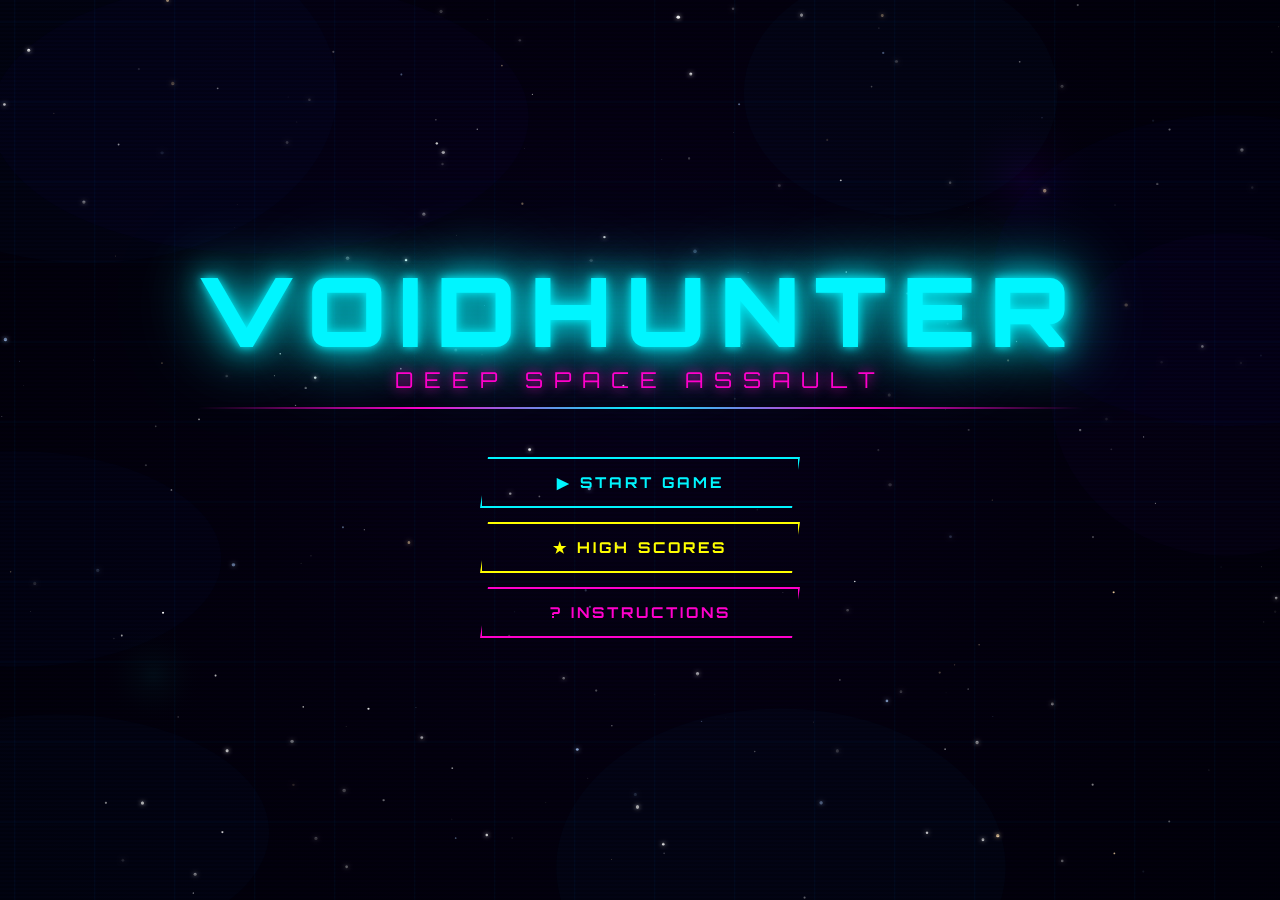
<file: gamehub/neon-sinistar.html>
<!DOCTYPE html>
<html lang="en">
<head>
<meta charset="UTF-8">
<meta name="viewport" content="width=device-width, initial-scale=1.0">
<title>VOIDHUNTER — Neon Arcade</title>
<style>
  @import url('https://fonts.googleapis.com/css2?family=Orbitron:wght@400;700;900&family=Share+Tech+Mono&display=swap');

  :root {
    --neon-cyan: #00f5ff;
    --neon-magenta: #ff00cc;
    --neon-yellow: #ffff00;
    --neon-green: #00ff88;
    --neon-red: #ff2244;
    --bg-deep: #03000f;
    --bg-mid: #06001a;
    --panel-bg: rgba(0,10,30,0.92);
    --text-dim: #4488aa;
  }

  * { margin: 0; padding: 0; box-sizing: border-box; }

  html, body {
    width: 100%; height: 100%; overflow: hidden;
    background: var(--bg-deep);
    font-family: 'Share Tech Mono', monospace;
    color: var(--neon-cyan);
  }

  canvas {
    display: block;
    position: absolute;
    top: 0; left: 0;
  }

  /* ── SCREENS ── */
  .screen {
    position: absolute; inset: 0;
    display: flex; flex-direction: column;
    align-items: center; justify-content: center;
    z-index: 10;
    background: transparent;
  }
  .screen.hidden { display: none; }

  /* ── SCANLINES overlay ── */
  .scanlines {
    position: fixed; inset: 0; z-index: 5; pointer-events: none;
    background: repeating-linear-gradient(
      to bottom,
      transparent 0px, transparent 2px,
      rgba(0,0,0,0.18) 2px, rgba(0,0,0,0.18) 4px
    );
  }

  /* ── MENU ── */
  #menu {
    gap: 0;
    text-align: center;
  }

  .logo-container {
    position: relative; margin-bottom: 48px;
  }
  .logo-title {
    font-family: 'Orbitron', sans-serif;
    font-size: clamp(48px, 8vw, 96px);
    font-weight: 900;
    letter-spacing: 0.15em;
    color: var(--neon-cyan);
    text-shadow:
      0 0 10px var(--neon-cyan),
      0 0 30px var(--neon-cyan),
      0 0 60px var(--neon-cyan),
      0 0 100px rgba(0,245,255,0.4);
    animation: titlePulse 2.8s ease-in-out infinite;
    line-height: 1;
  }
  .logo-sub {
    font-family: 'Orbitron', sans-serif;
    font-size: clamp(14px, 2vw, 22px);
    letter-spacing: 0.5em;
    color: var(--neon-magenta);
    text-shadow: 0 0 12px var(--neon-magenta);
    margin-top: 8px;
    animation: subPulse 2.8s ease-in-out infinite;
  }
  .logo-line {
    width: 100%; height: 2px; margin-top: 14px;
    background: linear-gradient(90deg, transparent, var(--neon-magenta), var(--neon-cyan), var(--neon-magenta), transparent);
    animation: lineSweep 3s linear infinite;
  }

  @keyframes titlePulse {
    0%,100% { text-shadow: 0 0 10px var(--neon-cyan), 0 0 30px var(--neon-cyan), 0 0 60px var(--neon-cyan); }
    50% { text-shadow: 0 0 20px var(--neon-cyan), 0 0 60px var(--neon-cyan), 0 0 120px var(--neon-cyan), 0 0 200px rgba(0,245,255,0.3); }
  }
  @keyframes subPulse {
    0%,100% { opacity: 0.7; }
    50% { opacity: 1; }
  }
  @keyframes lineSweep {
    0% { background-position: -100% 0; }
    100% { background-position: 200% 0; }
  }

  .menu-buttons { display: flex; flex-direction: column; gap: 14px; width: 320px; }

  .btn {
    font-family: 'Orbitron', sans-serif;
    font-size: 15px;
    font-weight: 700;
    letter-spacing: 0.2em;
    padding: 14px 28px;
    border: 2px solid var(--neon-cyan);
    background: transparent;
    color: var(--neon-cyan);
    cursor: pointer;
    text-transform: uppercase;
    transition: all 0.15s;
    clip-path: polygon(8px 0%, 100% 0%, calc(100% - 8px) 100%, 0% 100%);
    position: relative;
    overflow: hidden;
  }
  .btn::before {
    content: '';
    position: absolute; inset: 0;
    background: var(--neon-cyan);
    transform: scaleX(0);
    transform-origin: left;
    transition: transform 0.2s;
    opacity: 0.15;
  }
  .btn:hover {
    color: var(--bg-deep);
    background: var(--neon-cyan);
    box-shadow: 0 0 20px var(--neon-cyan), 0 0 40px rgba(0,245,255,0.4);
    text-shadow: none;
  }
  .btn:hover::before { transform: scaleX(1); }
  .btn.magenta { border-color: var(--neon-magenta); color: var(--neon-magenta); }
  .btn.magenta:hover { background: var(--neon-magenta); box-shadow: 0 0 20px var(--neon-magenta); }
  .btn.yellow { border-color: var(--neon-yellow); color: var(--neon-yellow); }
  .btn.yellow:hover { background: var(--neon-yellow); box-shadow: 0 0 20px var(--neon-yellow); }

  /* ── SCOREBOARD ── */
  #scoreboard, #instructions {
    gap: 24px;
  }
  .panel {
    background: var(--panel-bg);
    border: 1px solid var(--neon-cyan);
    box-shadow: 0 0 30px rgba(0,245,255,0.15), inset 0 0 20px rgba(0,0,0,0.5);
    padding: 36px 48px;
    min-width: 520px;
    max-width: 700px;
    width: 90vw;
  }
  .panel-title {
    font-family: 'Orbitron', sans-serif;
    font-size: 22px;
    font-weight: 900;
    letter-spacing: 0.3em;
    color: var(--neon-yellow);
    text-shadow: 0 0 15px var(--neon-yellow);
    margin-bottom: 28px;
    text-align: center;
    border-bottom: 1px solid rgba(255,255,0,0.3);
    padding-bottom: 14px;
  }

  .score-row {
    display: flex; justify-content: space-between; align-items: center;
    padding: 10px 0;
    border-bottom: 1px solid rgba(0,245,255,0.1);
    font-size: 14px;
  }
  .score-rank { color: var(--text-dim); width: 36px; }
  .score-name { color: var(--neon-green); flex: 1; padding-left: 12px; }
  .score-val { color: var(--neon-yellow); font-weight: bold; font-size: 16px; }

  .key-row {
    display: flex; align-items: center; gap: 16px;
    padding: 10px 0;
    border-bottom: 1px solid rgba(0,245,255,0.07);
  }
  .key-badge {
    background: rgba(0,245,255,0.1);
    border: 1px solid var(--neon-cyan);
    color: var(--neon-cyan);
    padding: 4px 12px;
    font-family: 'Orbitron', sans-serif;
    font-size: 12px;
    font-weight: 700;
    min-width: 90px;
    text-align: center;
    flex-shrink: 0;
  }
  .key-desc { color: #aaccdd; font-size: 13px; }

  /* ── HUD ── */
  #hud {
    position: absolute; inset: 0;
    pointer-events: none;
    z-index: 8;
    display: none;
  }
  #hud.active { display: block; }

  .hud-bar {
    position: absolute; top: 0; left: 0; right: 0;
    height: 56px;
    background: linear-gradient(to bottom, rgba(0,0,20,0.9), transparent);
    display: flex; align-items: center;
    padding: 0 20px;
    gap: 32px;
  }
  .hud-label {
    font-family: 'Orbitron', sans-serif;
    font-size: 11px;
    color: var(--text-dim);
    letter-spacing: 0.2em;
  }
  .hud-val {
    font-family: 'Orbitron', sans-serif;
    font-size: 20px;
    font-weight: 700;
    letter-spacing: 0.05em;
  }
  .hud-score { color: var(--neon-yellow); text-shadow: 0 0 8px var(--neon-yellow); }
  .hud-lives { color: var(--neon-magenta); text-shadow: 0 0 8px var(--neon-magenta); }
  .hud-wave { color: var(--neon-cyan); text-shadow: 0 0 8px var(--neon-cyan); }
  .hud-group { display: flex; flex-direction: column; gap: 1px; }

  .shield-bar-wrap {
    margin-left: auto;
    display: flex; flex-direction: column; gap: 4px; align-items: flex-end;
  }
  .shield-bar-bg {
    width: 160px; height: 8px;
    background: rgba(0,245,255,0.1);
    border: 1px solid rgba(0,245,255,0.3);
  }
  .shield-bar-fill {
    height: 100%;
    background: linear-gradient(90deg, var(--neon-cyan), var(--neon-green));
    box-shadow: 0 0 6px var(--neon-cyan);
    transition: width 0.2s;
  }

  /* ── GAME OVER ── */
  #gameover {
    background: rgba(0,0,10,0.85);
  }
  .gameover-title {
    font-family: 'Orbitron', sans-serif;
    font-size: clamp(36px, 7vw, 80px);
    font-weight: 900;
    color: var(--neon-red);
    text-shadow: 0 0 20px var(--neon-red), 0 0 60px rgba(255,34,68,0.5);
    letter-spacing: 0.1em;
    animation: glitch 0.5s infinite;
  }
  @keyframes glitch {
    0%,100% { transform: translate(0); }
    20% { transform: translate(-2px, 1px); }
    40% { transform: translate(2px, -1px); }
    60% { transform: translate(-1px, 2px); }
    80% { transform: translate(1px, -2px); }
  }
  .final-score {
    font-family: 'Orbitron', sans-serif;
    font-size: 28px;
    color: var(--neon-yellow);
    text-shadow: 0 0 12px var(--neon-yellow);
    margin: 16px 0 32px;
  }
</style>
</head>
<body>

<canvas id="bgCanvas"></canvas>
<canvas id="gameCanvas"></canvas>
<div class="scanlines"></div>

<!-- HUD -->
<div id="hud">
  <div class="hud-bar">
    <div class="hud-group">
      <span class="hud-label">SCORE</span>
      <span class="hud-val hud-score" id="hudScore">000000</span>
    </div>
    <div class="hud-group">
      <span class="hud-label">WAVE</span>
      <span class="hud-val hud-wave" id="hudWave">01</span>
    </div>
    <div class="hud-group">
      <span class="hud-label">LIVES</span>
      <span class="hud-val hud-lives" id="hudLives">♦♦♦</span>
    </div>
    <div class="shield-bar-wrap">
      <span class="hud-label">SHIELD</span>
      <div class="shield-bar-bg"><div class="shield-bar-fill" id="shieldBar" style="width:100%"></div></div>
    </div>
  </div>
</div>

<!-- MENU -->
<div class="screen" id="menu">
  <div class="logo-container">
    <div class="logo-title">VOIDHUNTER</div>
    <div class="logo-sub">DEEP SPACE ASSAULT</div>
    <div class="logo-line"></div>
  </div>
  <div class="menu-buttons">
    <button class="btn" onclick="startGame()">▶ START GAME</button>
    <button class="btn yellow" onclick="showScreen('scoreboard')">★ HIGH SCORES</button>
    <button class="btn magenta" onclick="showScreen('instructions')">? INSTRUCTIONS</button>
  </div>
</div>

<!-- SCOREBOARD -->
<div class="screen hidden" id="scoreboard">
  <div class="panel">
    <div class="panel-title">★ HIGH SCORES ★</div>
    <div id="scoreList"></div>
  </div>
  <button class="btn" style="margin-top:20px" onclick="showScreen('menu')">◀ BACK</button>
</div>

<!-- INSTRUCTIONS -->
<div class="screen hidden" id="instructions">
  <div class="panel">
    <div class="panel-title">? CONTROLS</div>
    <div class="key-row"><span class="key-badge">W A S D</span><span class="key-desc">Move ship in all directions</span></div>
    <div class="key-row"><span class="key-badge">SPACE</span><span class="key-desc">Fire plasma cannon</span></div>
    <div class="key-row"><span class="key-badge">ESC</span><span class="key-desc">Pause / return to menu</span></div>
    <div class="key-row"><span class="key-badge">GAMEPAD LStick</span><span class="key-desc">Move ship</span></div>
    <div class="key-row"><span class="key-badge">GAMEPAD A/B/X/Y</span><span class="key-desc">Fire plasma cannon</span></div>
    <div class="panel-title" style="margin-top:28px">◈ ENEMIES</div>
    <div class="key-row"><span class="key-badge" style="min-width:110px;border-color:var(--neon-red);color:var(--neon-red)">DRONE</span><span class="key-desc">Fast, direct attacker. +100 pts</span></div>
    <div class="key-row"><span class="key-badge" style="min-width:110px;border-color:var(--neon-magenta);color:var(--neon-magenta)">GUARDIAN</span><span class="key-desc">Fires back. Moves in waves. +250 pts</span></div>
    <div class="key-row"><span class="key-badge" style="min-width:110px;border-color:var(--neon-yellow);color:var(--neon-yellow)">SINISTAR</span><span class="key-desc">Boss. Fires burst patterns. +2000 pts</span></div>
    <div class="key-row"><span class="key-badge" style="min-width:110px;border-color:var(--neon-green);color:var(--neon-green)">CRYSTAL</span><span class="key-desc">Collect for shield restore</span></div>
  </div>
  <button class="btn" style="margin-top:20px" onclick="showScreen('menu')">◀ BACK</button>
</div>

<!-- GAME OVER -->
<div class="screen hidden" id="gameover">
  <div class="gameover-title">SYSTEM FAILURE</div>
  <div class="final-score" id="finalScore">SCORE: 000000</div>
  <div class="menu-buttons" style="width:280px;gap:12px">
    <button class="btn" onclick="startGame()">▶ RETRY</button>
    <button class="btn magenta" onclick="showScreen('menu')">◀ MENU</button>
  </div>
</div>

<script>
// ══════════════════════════════════════════
//   VOIDHUNTER — Core Engine
// ══════════════════════════════════════════

const bgCanvas = document.getElementById('bgCanvas');
const bgCtx = bgCanvas.getContext('2d');
const gc = document.getElementById('gameCanvas');
const ctx = gc.getContext('2d');

let W, H;
function resize() {
  W = window.innerWidth; H = window.innerHeight;
  bgCanvas.width = gc.width = W;
  bgCanvas.height = gc.height = H;
}
resize();
window.addEventListener('resize', resize);

// ── STATE ──
let gameState = 'menu'; // menu | playing | gameover
let score = 0, lives = 3, wave = 1, shield = 100;
let frameCount = 0;
const HIGH_SCORES = JSON.parse(localStorage.getItem('vh_scores') || '[{"name":"ALPHA","score":12400},{"name":"BETA","score":8750},{"name":"GAMMA","score":5200},{"name":"DELTA","score":3100},{"name":"OMEGA","score":1800}]');

// ── INPUT ──
const keys = {};
const prevKeys = {};
window.addEventListener('keydown', e => {
  keys[e.code] = true;
  if (e.code === 'Escape') handleEsc();
  if (e.code === 'Space') e.preventDefault();
});
window.addEventListener('keyup', e => { keys[e.code] = false; });

// ── GAMEPAD ──
let gamepad = null;
window.addEventListener('gamepadconnected', e => { gamepad = e.gamepad; });
window.addEventListener('gamepaddisconnected', () => { gamepad = null; });
function getGamepad() {
  if (!gamepad) return null;
  const gps = navigator.getGamepads ? navigator.getGamepads() : [];
  return gps[gamepad.index] || null;
}

// ── SCREENS ──
function showScreen(id) {
  ['menu','scoreboard','instructions','gameover'].forEach(s => {
    document.getElementById(s).classList.toggle('hidden', s !== id);
  });
  if (id === 'scoreboard') renderScoreboard();
  gameState = (id === 'menu' || id === 'scoreboard' || id === 'instructions') ? 'menu' : id;
  document.getElementById('hud').classList.remove('active');
}

function handleEsc() {
  if (gameState === 'playing') showScreen('menu');
}

// ── PLAYER ──
const player = {
  x: 0, y: 0, w: 90, h: 90,
  vx: 0, vy: 0,
  speed: 5,
  shootCooldown: 0,
  invincible: 0,
  thrusterPhase: 0,
};

// ── BULLETS ──
const bullets = [];
const enemyBullets = [];

// ── ENEMIES ──
const enemies = [];
const crystals = [];
const particles = [];

// ── BACKGROUND STARS ──
const stars = [];
const nebula = [];
for (let i = 0; i < 220; i++) {
  stars.push({
    x: Math.random(), y: Math.random(),
    r: Math.random() * 1.5 + 0.3,
    b: Math.random() * 0.7 + 0.3,
    speed: Math.random() * 0.0002 + 0.00005,
    twinkle: Math.random() * Math.PI * 2,
    color: Math.random() < 0.1 ? '#ffddaa' : Math.random() < 0.15 ? '#aaccff' : '#ffffff'
  });
}
for (let i = 0; i < 8; i++) {
  nebula.push({
    x: Math.random(), y: Math.random(),
    rx: 80 + Math.random() * 200, ry: 60 + Math.random() * 120,
    color: `hsla(${Math.random() * 60 + 200},80%,50%,0.03)`,
    drift: Math.random() * 0.00008,
  });
}

// ── SPRITE DRAWERS ──
function drawPlayer(x, y, invincible, thrusterPhase) {
  const a = invincible > 0 && Math.floor(Date.now() / 80) % 2 === 0 ? 0.4 : 1;
  ctx.globalAlpha = a;

  // Thruster flame
  const flameLen = 35 + Math.sin(thrusterPhase) * 15;
  const grad = ctx.createLinearGradient(x, y + 45, x, y + 45 + flameLen);
  grad.addColorStop(0, 'rgba(0,200,255,0.9)');
  grad.addColorStop(0.5, 'rgba(255,80,0,0.7)');
  grad.addColorStop(1, 'rgba(255,50,0,0)');
  ctx.fillStyle = grad;
  ctx.beginPath();
  ctx.moveTo(x - 17, y + 45);
  ctx.lineTo(x, y + 45 + flameLen);
  ctx.lineTo(x + 17, y + 45);
  ctx.closePath();
  ctx.fill();

  // Right thruster
  const grad2 = ctx.createLinearGradient(x, y + 25, x, y + 25 + flameLen * 0.6);
  grad2.addColorStop(0, 'rgba(0,200,255,0.7)');
  grad2.addColorStop(1, 'rgba(255,50,0,0)');
  ctx.fillStyle = grad2;
  ctx.beginPath();
  ctx.moveTo(x + 27, y + 25);
  ctx.lineTo(x + 35, y + 25 + flameLen * 0.6);
  ctx.lineTo(x + 45, y + 25);
  ctx.closePath();
  ctx.fill();
  // Left thruster
  ctx.beginPath();
  ctx.moveTo(x - 27, y + 25);
  ctx.lineTo(x - 35, y + 25 + flameLen * 0.6);
  ctx.lineTo(x - 45, y + 25);
  ctx.closePath();
  ctx.fill();

  // Hull
  ctx.strokeStyle = '#00f5ff';
  ctx.lineWidth = 3;
  ctx.shadowColor = '#00f5ff';
  ctx.shadowBlur = 18;
  ctx.fillStyle = 'rgba(0,20,40,0.85)';
  ctx.beginPath();
  ctx.moveTo(x, y - 45);
  ctx.lineTo(x + 35, y + 25);
  ctx.lineTo(x + 45, y + 45);
  ctx.lineTo(x, y + 30);
  ctx.lineTo(x - 45, y + 45);
  ctx.lineTo(x - 35, y + 25);
  ctx.closePath();
  ctx.fill();
  ctx.stroke();

  // Cockpit
  ctx.fillStyle = 'rgba(0,255,220,0.35)';
  ctx.shadowColor = '#00ffcc';
  ctx.shadowBlur = 12;
  ctx.beginPath();
  ctx.moveTo(x, y - 35);
  ctx.lineTo(x + 17, y + 10);
  ctx.lineTo(x - 17, y + 10);
  ctx.closePath();
  ctx.fill();

  // Wing stripe
  ctx.strokeStyle = 'rgba(255,0,200,0.6)';
  ctx.lineWidth = 2;
  ctx.shadowColor = '#ff00cc';
  ctx.shadowBlur = 8;
  ctx.beginPath(); ctx.moveTo(x - 45, y + 45); ctx.lineTo(x - 12, y + 10); ctx.stroke();
  ctx.beginPath(); ctx.moveTo(x + 45, y + 45); ctx.lineTo(x + 12, y + 10); ctx.stroke();

  ctx.shadowBlur = 0;
  ctx.globalAlpha = 1;
}

function drawDrone(x, y, phase) {
  ctx.shadowColor = '#ff2244';
  ctx.shadowBlur = 22;
  ctx.strokeStyle = '#ff2244';
  ctx.lineWidth = 2.5;
  ctx.fillStyle = 'rgba(30,0,0,0.8)';
  // Diamond body
  ctx.beginPath();
  ctx.moveTo(x, y - 40);
  ctx.lineTo(x + 30, y);
  ctx.lineTo(x, y + 40);
  ctx.lineTo(x - 30, y);
  ctx.closePath();
  ctx.fill(); ctx.stroke();
  // Eye
  ctx.fillStyle = `rgba(255,${80 + Math.sin(phase) * 80},0,0.9)`;
  ctx.beginPath();
  ctx.arc(x, y, 12, 0, Math.PI * 2);
  ctx.fill();
  // Pincers
  ctx.strokeStyle = 'rgba(255,100,50,0.6)';
  ctx.lineWidth = 2;
  ctx.beginPath(); ctx.moveTo(x - 30, y); ctx.lineTo(x - 50, y - 25); ctx.stroke();
  ctx.beginPath(); ctx.moveTo(x - 30, y); ctx.lineTo(x - 50, y + 25); ctx.stroke();
  ctx.beginPath(); ctx.moveTo(x + 30, y); ctx.lineTo(x + 50, y - 25); ctx.stroke();
  ctx.beginPath(); ctx.moveTo(x + 30, y); ctx.lineTo(x + 50, y + 25); ctx.stroke();
  ctx.shadowBlur = 0;
}

function drawGuardian(x, y, phase) {
  ctx.shadowColor = '#ff00cc';
  ctx.shadowBlur = 28;
  ctx.strokeStyle = '#ff00cc';
  ctx.lineWidth = 2.5;
  ctx.fillStyle = 'rgba(20,0,25,0.85)';
  // Hexagonal body
  const sides = 6;
  ctx.beginPath();
  for (let i = 0; i < sides; i++) {
    const a = (i / sides) * Math.PI * 2 + phase;
    ctx.lineTo(x + Math.cos(a) * 45, y + Math.sin(a) * 45);
  }
  ctx.closePath();
  ctx.fill(); ctx.stroke();
  // Inner ring
  ctx.strokeStyle = 'rgba(255,200,0,0.7)';
  ctx.lineWidth = 1.5;
  ctx.beginPath(); ctx.arc(x, y, 25, 0, Math.PI * 2); ctx.stroke();
  // Core
  ctx.fillStyle = '#ff00cc';
  ctx.beginPath(); ctx.arc(x, y, 10, 0, Math.PI * 2); ctx.fill();
  ctx.shadowBlur = 0;
}

function drawSinistar(x, y, phase) {
  ctx.shadowColor = '#ffff00';
  ctx.shadowBlur = 40;
  ctx.strokeStyle = '#ffff00';
  ctx.lineWidth = 3.5;
  ctx.fillStyle = 'rgba(20,15,0,0.9)';
  // Outer ring with spikes
  ctx.beginPath(); ctx.arc(x, y, 90, 0, Math.PI * 2); ctx.fill();
  ctx.beginPath(); ctx.arc(x, y, 90, 0, Math.PI * 2); ctx.stroke();
  for (let i = 0; i < 12; i++) {
    const a = (i / 12) * Math.PI * 2 + phase;
    const a2 = ((i + 0.5) / 12) * Math.PI * 2 + phase;
    ctx.strokeStyle = 'rgba(255,200,0,0.8)';
    ctx.lineWidth = 2.5;
    ctx.beginPath();
    ctx.moveTo(x + Math.cos(a) * 90, y + Math.sin(a) * 90);
    ctx.lineTo(x + Math.cos(a2) * 125, y + Math.sin(a2) * 125);
    ctx.stroke();
  }
  // Face
  ctx.fillStyle = 'rgba(255,150,0,0.2)';
  ctx.beginPath(); ctx.arc(x, y, 70, 0, Math.PI * 2); ctx.fill();
  // Eyes
  ctx.shadowColor = '#ff0000';
  ctx.shadowBlur = 28;
  ctx.fillStyle = '#ff2244';
  ctx.beginPath(); ctx.arc(x - 25, y - 20, 15, 0, Math.PI * 2); ctx.fill();
  ctx.beginPath(); ctx.arc(x + 25, y - 20, 15, 0, Math.PI * 2); ctx.fill();
  // Mouth (grin)
  ctx.strokeStyle = '#ff2244';
  ctx.lineWidth = 4;
  ctx.beginPath();
  ctx.arc(x, y + 15, 35, 0.1 * Math.PI, 0.9 * Math.PI);
  ctx.stroke();
  // Pupils
  ctx.fillStyle = '#ffffff';
  ctx.beginPath(); ctx.arc(x - 25, y - 20, 6, 0, Math.PI * 2); ctx.fill();
  ctx.beginPath(); ctx.arc(x + 25, y - 20, 6, 0, Math.PI * 2); ctx.fill();
  ctx.shadowBlur = 0;
}

function drawCrystal(x, y, phase) {
  ctx.shadowColor = '#00ff88';
  ctx.shadowBlur = 22;
  ctx.strokeStyle = '#00ff88';
  ctx.lineWidth = 2;
  ctx.fillStyle = `rgba(0,255,136,${0.25 + Math.sin(phase) * 0.15})`;
  ctx.beginPath();
  ctx.moveTo(x, y - 35);
  ctx.lineTo(x + 20, y - 5);
  ctx.lineTo(x + 12, y + 30);
  ctx.lineTo(x - 12, y + 30);
  ctx.lineTo(x - 20, y - 5);
  ctx.closePath();
  ctx.fill(); ctx.stroke();
  ctx.fillStyle = 'rgba(100,255,180,0.5)';
  ctx.beginPath();
  ctx.moveTo(x, y - 35);
  ctx.lineTo(x + 10, y);
  ctx.lineTo(x - 10, y);
  ctx.closePath();
  ctx.fill();
  ctx.shadowBlur = 0;
}

function drawBullet(x, y) {
  ctx.shadowColor = '#00f5ff';
  ctx.shadowBlur = 16;
  ctx.fillStyle = '#00f5ff';
  ctx.beginPath();
  ctx.ellipse(x, y, 5, 14, 0, 0, Math.PI * 2);
  ctx.fill();
  // Tail
  ctx.fillStyle = 'rgba(0,200,255,0.3)';
  ctx.beginPath();
  ctx.ellipse(x, y + 18, 4, 16, 0, 0, Math.PI * 2);
  ctx.fill();
  ctx.shadowBlur = 0;
}

function drawEnemyBullet(x, y) {
  ctx.shadowColor = '#ff00cc';
  ctx.shadowBlur = 14;
  ctx.fillStyle = '#ff00cc';
  ctx.beginPath();
  ctx.ellipse(x, y, 7, 7, 0, 0, Math.PI * 2);
  ctx.fill();
  ctx.shadowBlur = 0;
}

function drawParticle(p) {
  ctx.globalAlpha = p.life / p.maxLife;
  ctx.shadowColor = p.color;
  ctx.shadowBlur = 6;
  ctx.fillStyle = p.color;
  ctx.beginPath();
  ctx.arc(p.x, p.y, p.r * (p.life / p.maxLife), 0, Math.PI * 2);
  ctx.fill();
  ctx.globalAlpha = 1;
  ctx.shadowBlur = 0;
}

// ── BACKGROUND DRAW ──
function drawBackground(t) {
  bgCtx.clearRect(0, 0, W, H);
  // Deep space gradient
  const bg = bgCtx.createRadialGradient(W * 0.5, H * 0.4, 0, W * 0.5, H * 0.5, W * 0.8);
  bg.addColorStop(0, '#06001a');
  bg.addColorStop(0.4, '#03000f');
  bg.addColorStop(1, '#000008');
  bgCtx.fillStyle = bg;
  bgCtx.fillRect(0, 0, W, H);
  // Grid lines
  bgCtx.strokeStyle = 'rgba(0,30,60,0.35)';
  bgCtx.lineWidth = 1;
  const grid = 80;
  for (let x = (t * 20) % grid; x < W; x += grid) {
    bgCtx.beginPath(); bgCtx.moveTo(x, 0); bgCtx.lineTo(x, H); bgCtx.stroke();
  }
  for (let y = (t * 30) % grid; y < H; y += grid) {
    bgCtx.beginPath(); bgCtx.moveTo(0, y); bgCtx.lineTo(W, y); bgCtx.stroke();
  }
  // Nebulae
  for (const n of nebula) {
    n.x = (n.x + n.drift) % 1.2;
    bgCtx.fillStyle = n.color;
    bgCtx.beginPath();
    bgCtx.ellipse(n.x * W, n.y * H, n.rx, n.ry, 0, 0, Math.PI * 2);
    bgCtx.fill();
  }
  // Stars
  for (const s of stars) {
    s.y = (s.y + s.speed) % 1;
    s.twinkle += 0.04;
    const brightness = s.b * (0.6 + Math.sin(s.twinkle) * 0.4);
    bgCtx.globalAlpha = brightness;
    bgCtx.fillStyle = s.color;
    bgCtx.shadowColor = s.color;
    bgCtx.shadowBlur = s.r > 1.2 ? 4 : 0;
    bgCtx.beginPath();
    bgCtx.arc(s.x * W, s.y * H, s.r, 0, Math.PI * 2);
    bgCtx.fill();
  }
  bgCtx.globalAlpha = 1;
  bgCtx.shadowBlur = 0;
  // Distant planets
  bgCtx.globalAlpha = 0.15;
  bgCtx.fillStyle = 'radial-gradient';
  const pg = bgCtx.createRadialGradient(W * 0.8, H * 0.2, 0, W * 0.8, H * 0.2, 80);
  pg.addColorStop(0, '#4400aa');
  pg.addColorStop(1, 'transparent');
  bgCtx.fillStyle = pg;
  bgCtx.beginPath(); bgCtx.arc(W * 0.8, H * 0.2, 80, 0, Math.PI * 2); bgCtx.fill();
  const pg2 = bgCtx.createRadialGradient(W * 0.12, H * 0.75, 0, W * 0.12, H * 0.75, 55);
  pg2.addColorStop(0, '#005555');
  pg2.addColorStop(1, 'transparent');
  bgCtx.fillStyle = pg2;
  bgCtx.beginPath(); bgCtx.arc(W * 0.12, H * 0.75, 55, 0, Math.PI * 2); bgCtx.fill();
  bgCtx.globalAlpha = 1;
}

// ── ENEMY SPAWN ──
let spawnTimer = 0;
let bossSpawned = false;

function spawnEnemy() {
  const edge = Math.floor(Math.random() * 4);
  let x, y;
  if (edge === 0) { x = Math.random() * W; y = -30; }
  else if (edge === 1) { x = W + 30; y = Math.random() * H; }
  else if (edge === 2) { x = Math.random() * W; y = H + 30; }
  else { x = -30; y = Math.random() * H; }

  const type = wave >= 3 && Math.random() < 0.25 ? 'guardian' : 'drone';
  const speed = 0.8 + wave * 0.2 + Math.random() * 0.5;
  enemies.push({ x, y, type, hp: type === 'guardian' ? 3 : 1, maxHp: type === 'guardian' ? 3 : 1,
    speed, phase: 0, shootTimer: type === 'guardian' ? 60 + Math.random() * 60 : 999999,
    waveAmp: 50, waveFreq: 0.03, waveSeed: Math.random() * Math.PI * 2 });
}

function spawnBoss() {
  bossSpawned = true;
  enemies.push({
    x: W / 2, y: -60, type: 'sinistar', hp: 20 + wave * 5, maxHp: 20 + wave * 5,
    speed: 0.9 + wave * 0.15, phase: 0,
    shootTimer: 80, vx: 1.2, vy: 0.8,
    bounceX: true, bounceY: false,
  });
}

function spawnCrystal(x, y) {
  crystals.push({ x, y, phase: Math.random() * Math.PI * 2, vy: 1.5 + Math.random() });
}

function explode(x, y, color, count = 14) {
  for (let i = 0; i < count; i++) {
    const a = Math.random() * Math.PI * 2;
    const spd = 1 + Math.random() * 4;
    particles.push({
      x, y, vx: Math.cos(a) * spd, vy: Math.sin(a) * spd,
      r: 1.5 + Math.random() * 3,
      color, life: 30 + Math.random() * 30, maxLife: 60,
    });
  }
}

// ── GAME INIT ──
function startGame() {
  showScreen('_none');
  document.getElementById('menu').classList.add('hidden');
  document.getElementById('gameover').classList.add('hidden');
  document.getElementById('hud').classList.add('active');
  gameState = 'playing';
  score = 0; lives = 3; wave = 1; shield = 100;
  player.x = W / 2; player.y = H - 100;
  player.vx = 0; player.vy = 0;
  player.shootCooldown = 0; player.invincible = 0;
  bullets.length = 0; enemyBullets.length = 0;
  enemies.length = 0; crystals.length = 0; particles.length = 0;
  spawnTimer = 0; bossSpawned = false;
  updateHUD();
}

function showScreen(id) {
  ['menu','scoreboard','instructions','gameover'].forEach(s => {
    const el = document.getElementById(s);
    if (el) el.classList.toggle('hidden', s !== id);
  });
  if (id === 'scoreboard') renderScoreboard();
  if (id !== '_none') {
    gameState = (id === 'gameover') ? 'gameover' : 'menu';
    document.getElementById('hud').classList.remove('active');
  }
}

function updateHUD() {
  document.getElementById('hudScore').textContent = String(score).padStart(6, '0');
  document.getElementById('hudWave').textContent = String(wave).padStart(2, '0');
  document.getElementById('hudLives').textContent = '♦'.repeat(Math.max(0, lives));
  document.getElementById('shieldBar').style.width = Math.max(0, shield) + '%';
  const pct = shield / 100;
  const r = Math.round(255 * (1 - pct));
  const g = Math.round(255 * pct);
  document.getElementById('shieldBar').style.background =
    `linear-gradient(90deg, rgb(${r},${g},255), rgb(${r},${g},200))`;
}

function endGame() {
  HIGH_SCORES.push({ name: 'YOU', score });
  HIGH_SCORES.sort((a, b) => b.score - a.score);
  HIGH_SCORES.splice(10);
  localStorage.setItem('vh_scores', JSON.stringify(HIGH_SCORES));
  document.getElementById('finalScore').textContent = 'SCORE: ' + String(score).padStart(6, '0');
  showScreen('gameover');
}

function renderScoreboard() {
  const el = document.getElementById('scoreList');
  el.innerHTML = HIGH_SCORES.slice(0, 8).map((s, i) =>
    `<div class="score-row">
      <span class="score-rank">#${i + 1}</span>
      <span class="score-name">${s.name}</span>
      <span class="score-val">${String(s.score).padStart(6, '0')}</span>
    </div>`
  ).join('');
}

// ── COLLISION ──
function circles(ax, ay, ar, bx, by, br) {
  const dx = ax - bx, dy = ay - by;
  return dx * dx + dy * dy < (ar + br) * (ar + br);
}

// ── MAIN LOOP ──
let lastTime = 0;
let waveKills = 0;
const KILLS_PER_WAVE = 12;
let bossDefeated = false;

function loop(ts) {
  requestAnimationFrame(loop);
  const dt = Math.min((ts - lastTime) / 16.67, 3);
  lastTime = ts;
  frameCount++;

  const t = ts * 0.001;
  drawBackground(t);

  if (gameState !== 'playing') return;

  ctx.clearRect(0, 0, W, H);

  // ── INPUT ──
  const gp = getGamepad();
  let dx = 0, dy = 0, shoot = false;

  if (keys['KeyA'] || keys['ArrowLeft']) dx -= 1;
  if (keys['KeyD'] || keys['ArrowRight']) dx += 1;
  if (keys['KeyW'] || keys['ArrowUp']) dy -= 1;
  if (keys['KeyS'] || keys['ArrowDown']) dy += 1;
  if (keys['Space']) shoot = true;

  if (gp) {
    const lx = gp.axes[0] || 0, ly = gp.axes[1] || 0;
    if (Math.abs(lx) > 0.15) dx += lx;
    if (Math.abs(ly) > 0.15) dy += ly;
    if (gp.buttons[0]?.pressed || gp.buttons[1]?.pressed ||
        gp.buttons[2]?.pressed || gp.buttons[3]?.pressed) shoot = true;
  }

  // Normalize diagonal
  const mag = Math.sqrt(dx * dx + dy * dy);
  if (mag > 1) { dx /= mag; dy /= mag; }

  // ── PLAYER MOVE ──
  player.thrusterPhase += 0.18;
  player.x += dx * player.speed * dt;
  player.y += dy * player.speed * dt;
  player.x = Math.max(50, Math.min(W - 50, player.x));
  player.y = Math.max(50, Math.min(H - 50, player.y));
  if (player.invincible > 0) player.invincible -= dt;
  if (player.shootCooldown > 0) player.shootCooldown -= dt;

  if (shoot && player.shootCooldown <= 0) {
    bullets.push({ x: player.x, y: player.y - 50, vy: -14 });
    player.shootCooldown = 8;
  }

  // ── BULLETS ──
  for (let i = bullets.length - 1; i >= 0; i--) {
    bullets[i].y += bullets[i].vy * dt;
    if (bullets[i].y < -20) { bullets.splice(i, 1); continue; }
    drawBullet(bullets[i].x, bullets[i].y);
  }

  // ── ENEMY BULLETS ──
  for (let i = enemyBullets.length - 1; i >= 0; i--) {
    const eb = enemyBullets[i];
    eb.x += eb.vx * dt; eb.y += eb.vy * dt;
    if (eb.x < -20 || eb.x > W + 20 || eb.y < -20 || eb.y > H + 20) {
      enemyBullets.splice(i, 1); continue;
    }
    drawEnemyBullet(eb.x, eb.y);
    // Hit player
    if (player.invincible <= 0 && circles(player.x, player.y, 35, eb.x, eb.y, 7)) {
      enemyBullets.splice(i, 1);
      shield -= 25;
      if (shield <= 0) { shield = 0; lives--; shield = 100; player.invincible = 120; }
      if (lives <= 0) { endGame(); return; }
      explode(player.x, player.y, '#00f5ff', 8);
      updateHUD();
    }
  }

  // ── SPAWN ──
  spawnTimer -= dt;
  if (spawnTimer <= 0) {
    spawnEnemy();
    spawnTimer = Math.max(40, 90 - wave * 8);
  }
  // Crystal spawn
  if (frameCount % 420 === 0) spawnCrystal(Math.random() * (W - 60) + 30, -20);
  // Boss
  if (waveKills >= KILLS_PER_WAVE && !bossSpawned) spawnBoss();

  // ── ENEMIES UPDATE ──
  for (let i = enemies.length - 1; i >= 0; i--) {
    const e = enemies[i];
    e.phase += 0.05 * dt;

    if (e.type === 'sinistar') {
      e.x += e.vx * dt; e.y += e.vy * dt;
      if (e.x < 100 || e.x > W - 100) e.vx *= -1;
      if (e.y < 100 || e.y > H - 100) e.vy *= -1;
      e.shootTimer -= dt;
      if (e.shootTimer <= 0) {
        e.shootTimer = Math.max(35, 80 - wave * 5);
        // Burst of 5 bullets
        for (let b = 0; b < 5; b++) {
          const a = (b / 5) * Math.PI * 2 + e.phase;
          enemyBullets.push({ x: e.x, y: e.y, vx: Math.cos(a) * 4, vy: Math.sin(a) * 4 });
        }
      }
      drawSinistar(e.x, e.y, e.phase);
    } else if (e.type === 'guardian') {
      // Wave motion toward player
      const toX = player.x - e.x, toY = player.y - e.y;
      const dist = Math.sqrt(toX * toX + toY * toY) || 1;
      e.x += (toX / dist) * e.speed * dt + Math.cos(e.phase * 2 + e.waveSeed) * 1.5;
      e.y += (toY / dist) * e.speed * dt + Math.sin(e.phase * 2 + e.waveSeed) * 1.5;
      e.shootTimer -= dt;
      if (e.shootTimer <= 0) {
        e.shootTimer = 60 + Math.random() * 40;
        const a = Math.atan2(player.y - e.y, player.x - e.x);
        enemyBullets.push({ x: e.x, y: e.y, vx: Math.cos(a) * 5, vy: Math.sin(a) * 5 });
      }
      drawGuardian(e.x, e.y, e.phase);
    } else {
      // Drone
      const toX = player.x - e.x, toY = player.y - e.y;
      const dist = Math.sqrt(toX * toX + toY * toY) || 1;
      e.x += (toX / dist) * e.speed * dt;
      e.y += (toY / dist) * e.speed * dt;
      drawDrone(e.x, e.y, e.phase);
    }

    // Bullet hits enemy
    for (let j = bullets.length - 1; j >= 0; j--) {
      const r = e.type === 'sinistar' ? 90 : e.type === 'guardian' ? 45 : 35;
      if (circles(e.x, e.y, r, bullets[j].x, bullets[j].y, 6)) {
        bullets.splice(j, 1);
        e.hp--;
        explode(e.x, e.y, e.type === 'sinistar' ? '#ffff00' : e.type === 'guardian' ? '#ff00cc' : '#ff2244', 6);
        if (e.hp <= 0) {
          const pts = e.type === 'sinistar' ? 2000 : e.type === 'guardian' ? 250 : 100;
          score += pts * wave;
          if (Math.random() < 0.3) spawnCrystal(e.x, e.y);
          const col = e.type === 'sinistar' ? '#ffff00' : e.type === 'guardian' ? '#ff00cc' : '#ff2244';
          explode(e.x, e.y, col, 20);
          enemies.splice(i, 1);
          if (e.type !== 'sinistar') waveKills++;
          if (e.type === 'sinistar') {
            bossDefeated = true; bossSpawned = false;
            waveKills = 0; wave++;
            explode(e.x, e.y, '#ffff00', 40);
          }
          updateHUD();
        }
        break;
      }
    }

    // Enemy touches player
    if (!enemies[i]) continue;
    const r2 = e.type === 'sinistar' ? 90 : e.type === 'guardian' ? 45 : 35;
    if (player.invincible <= 0 && circles(player.x, player.y, 35, e.x, e.y, r2)) {
      shield -= 40;
      if (shield <= 0) { shield = 0; lives--; shield = 100; player.invincible = 120; }
      if (lives <= 0) { endGame(); return; }
      explode(player.x, player.y, '#ff2244', 10);
      updateHUD();
    }
  }

  // ── CRYSTALS ──
  for (let i = crystals.length - 1; i >= 0; i--) {
    const c = crystals[i];
    c.y += c.vy * dt;
    c.phase += 0.06;
    if (c.y > H + 30) { crystals.splice(i, 1); continue; }
    drawCrystal(c.x, c.y, c.phase);
    if (circles(player.x, player.y, 35, c.x, c.y, 28)) {
      crystals.splice(i, 1);
      shield = Math.min(100, shield + 30);
      score += 50;
      explode(c.x, c.y, '#00ff88', 8);
      updateHUD();
    }
  }

  // ── PARTICLES ──
  for (let i = particles.length - 1; i >= 0; i--) {
    const p = particles[i];
    p.x += p.vx * dt; p.y += p.vy * dt;
    p.vx *= 0.96; p.vy *= 0.96;
    p.life -= dt;
    if (p.life <= 0) { particles.splice(i, 1); continue; }
    drawParticle(p);
  }

  // ── PLAYER ──
  drawPlayer(player.x, player.y, player.invincible, player.thrusterPhase);

  // ── WAVE LABEL ──
  if (bossDefeated) {
    bossDefeated = false;
    // flash handled via wave increment
  }

  // ── EDGE GLOW ──
  ctx.save();
  const edgeGrad = ctx.createRadialGradient(W/2, H/2, Math.min(W,H)*0.35, W/2, H/2, Math.max(W,H)*0.75);
  edgeGrad.addColorStop(0, 'transparent');
  edgeGrad.addColorStop(1, 'rgba(0,0,10,0.55)');
  ctx.fillStyle = edgeGrad;
  ctx.fillRect(0, 0, W, H);
  ctx.restore();
}

requestAnimationFrame(loop);
</script>
</body>
</html>
</file>
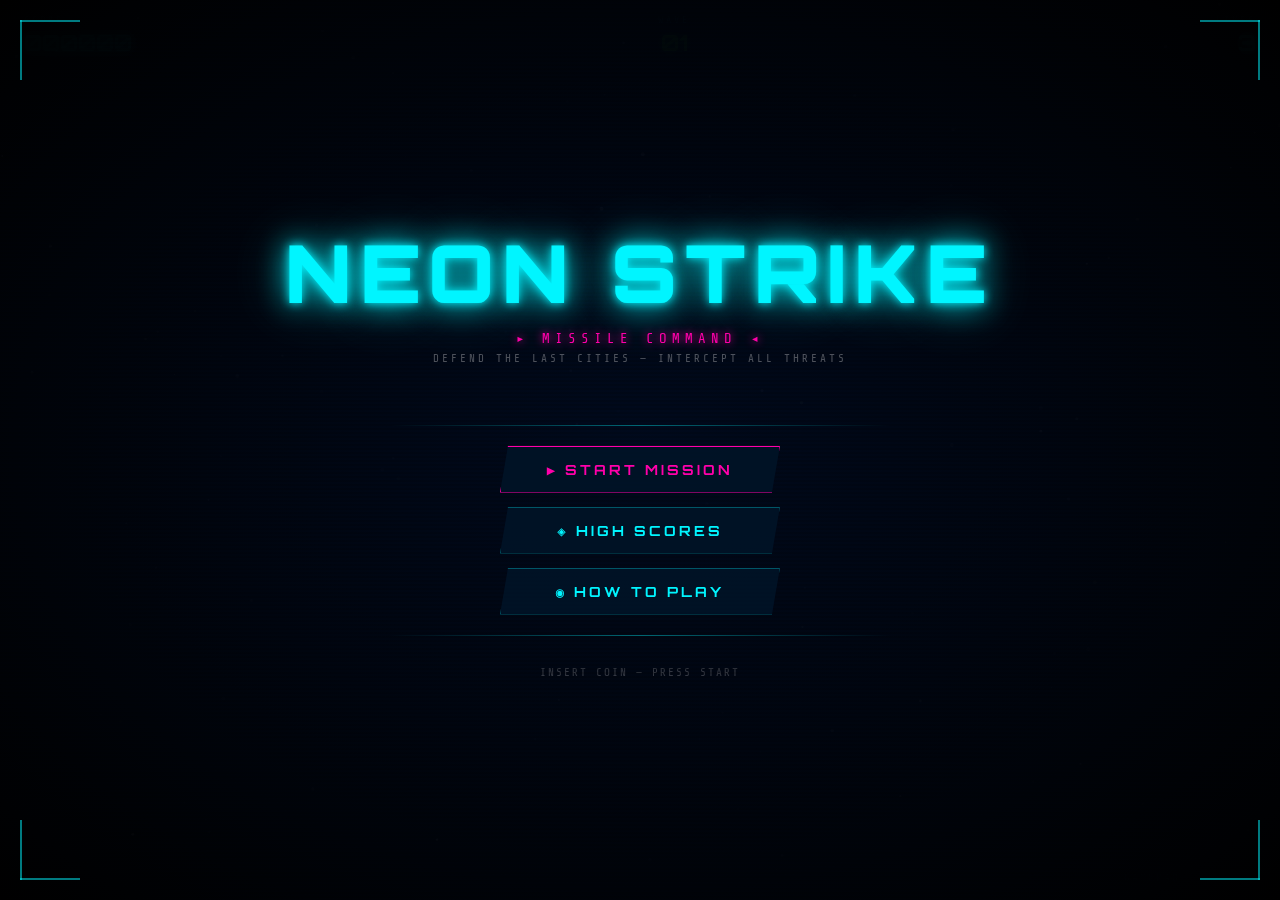
<file: gamehub/neon-strike.html>
<!DOCTYPE html>
<html lang="en">
<head>
<meta charset="UTF-8">
<meta name="viewport" content="width=device-width, initial-scale=1.0">
<title>NEON STRIKE — Missile Command</title>
<style>
  @import url('https://fonts.googleapis.com/css2?family=Share+Tech+Mono&family=Orbitron:wght@400;700;900&display=swap');

  :root {
    --cyan: #00f5ff;
    --magenta: #ff00aa;
    --yellow: #ffe600;
    --green: #39ff14;
    --orange: #ff6a00;
    --red: #ff2020;
    --bg: #020814;
    --grid: rgba(0,245,255,0.04);
    --panel: rgba(0,20,40,0.85);
    --border: rgba(0,245,255,0.3);
  }

  * { margin: 0; padding: 0; box-sizing: border-box; }

  body {
    background: var(--bg);
    font-family: 'Share Tech Mono', monospace;
    color: var(--cyan);
    overflow: hidden;
    height: 100vh;
    width: 100vw;
    user-select: none;
  }

  canvas {
    display: block;
    position: fixed;
    top: 0; left: 0;
    width: 100%; height: 100%;
  }

  /* ── UI OVERLAY ── */
  #ui {
    position: fixed;
    top: 0; left: 0;
    width: 100%; height: 100%;
    pointer-events: none;
    z-index: 10;
  }

  /* HUD */
  #hud {
    position: absolute;
    top: 0; left: 0; right: 0;
    display: flex;
    justify-content: space-between;
    align-items: flex-start;
    padding: 14px 24px;
    background: linear-gradient(180deg, rgba(0,0,0,0.6) 0%, transparent 100%);
  }

  .hud-block {
    display: flex;
    flex-direction: column;
    gap: 4px;
  }

  .hud-label {
    font-size: 10px;
    letter-spacing: 3px;
    color: rgba(0,245,255,0.5);
    text-transform: uppercase;
  }

  .hud-value {
    font-family: 'Orbitron', monospace;
    font-size: 22px;
    font-weight: 700;
    color: var(--cyan);
    text-shadow: 0 0 10px var(--cyan), 0 0 20px var(--cyan);
  }

  .hud-value.warn { color: var(--red); text-shadow: 0 0 10px var(--red); }
  .hud-value.ok   { color: var(--green); text-shadow: 0 0 10px var(--green); }

  /* CITIES BAR */
  #cities-bar {
    position: absolute;
    bottom: 0; left: 0; right: 0;
    height: 70px;
    display: flex;
    align-items: flex-end;
    justify-content: center;
    gap: 40px;
    padding-bottom: 8px;
    background: linear-gradient(0deg, rgba(0,0,0,0.7) 0%, transparent 100%);
  }

  .city-icon {
    font-size: 28px;
    line-height: 1;
    filter: drop-shadow(0 0 6px var(--cyan));
    transition: filter 0.3s;
  }
  .city-icon.destroyed {
    filter: grayscale(1) brightness(0.3);
    opacity: 0.4;
  }

  /* AMMO BAR */
  #ammo-bar {
    position: absolute;
    bottom: 72px; left: 50%; transform: translateX(-50%);
    display: flex;
    gap: 5px;
    align-items: center;
  }

  .ammo-pip {
    width: 8px; height: 18px;
    background: var(--yellow);
    box-shadow: 0 0 6px var(--yellow);
    border-radius: 2px;
    transition: all 0.2s;
  }
  .ammo-pip.empty {
    background: rgba(255,230,0,0.15);
    box-shadow: none;
  }
  .ammo-pip.reloading {
    background: linear-gradient(
      to top,
      var(--yellow) var(--fill, 0%),
      rgba(255,230,0,0.15) var(--fill, 0%)
    );
    box-shadow: 0 0 4px rgba(255,230,0,0.4);
    animation: none;
  }

  /* WAVE ANNOUNCE */
  #wave-announce {
    position: absolute;
    top: 50%; left: 50%;
    transform: translate(-50%, -50%);
    text-align: center;
    pointer-events: none;
    opacity: 0;
    transition: opacity 0.4s;
  }
  #wave-announce.show { opacity: 1; }
  #wave-announce .wave-title {
    font-family: 'Orbitron', monospace;
    font-size: 48px;
    font-weight: 900;
    color: var(--magenta);
    text-shadow: 0 0 20px var(--magenta), 0 0 40px var(--magenta);
    letter-spacing: 6px;
  }
  #wave-announce .wave-sub {
    font-size: 14px;
    letter-spacing: 4px;
    color: rgba(255,255,255,0.6);
    margin-top: 8px;
  }

  /* ── SCREENS ── */
  .screen {
    position: fixed;
    top: 0; left: 0;
    width: 100%; height: 100%;
    display: flex;
    flex-direction: column;
    align-items: center;
    justify-content: center;
    z-index: 20;
    background: radial-gradient(ellipse at center, rgba(0,10,30,0.97) 0%, rgba(0,0,0,0.99) 100%);
  }
  .screen.hidden { display: none; }

  /* SCANLINES on screens */
  .screen::before {
    content: '';
    position: absolute;
    top: 0; left: 0; right: 0; bottom: 0;
    background: repeating-linear-gradient(
      0deg,
      transparent,
      transparent 2px,
      rgba(0,0,0,0.15) 2px,
      rgba(0,0,0,0.15) 4px
    );
    pointer-events: none;
  }

  /* MENU */
  .logo-wrap {
    text-align: center;
    margin-bottom: 40px;
    position: relative;
  }

  .logo-main {
    font-family: 'Orbitron', monospace;
    font-size: clamp(40px, 7vw, 80px);
    font-weight: 900;
    letter-spacing: 8px;
    color: var(--cyan);
    text-shadow:
      0 0 10px var(--cyan),
      0 0 30px var(--cyan),
      0 0 60px rgba(0,245,255,0.4);
    animation: flicker 4s infinite;
  }

  .logo-sub {
    font-size: clamp(11px, 1.5vw, 14px);
    letter-spacing: 5px;
    color: var(--magenta);
    text-shadow: 0 0 8px var(--magenta);
    margin-top: 8px;
  }

  .logo-tag {
    font-size: 11px;
    letter-spacing: 3px;
    color: rgba(255,255,255,0.3);
    margin-top: 6px;
  }

  @keyframes flicker {
    0%,100% { opacity: 1; }
    92% { opacity: 1; }
    93% { opacity: 0.85; }
    94% { opacity: 1; }
    97% { opacity: 0.9; }
    98% { opacity: 1; }
  }

  .menu-buttons {
    display: flex;
    flex-direction: column;
    gap: 14px;
    width: 280px;
  }

  .btn {
    font-family: 'Orbitron', monospace;
    font-size: 14px;
    font-weight: 700;
    letter-spacing: 3px;
    text-transform: uppercase;
    padding: 14px 24px;
    border: 1px solid var(--border);
    background: var(--panel);
    color: var(--cyan);
    cursor: pointer;
    pointer-events: all;
    transition: all 0.15s;
    position: relative;
    overflow: hidden;
    text-align: center;
    clip-path: polygon(8px 0%, 100% 0%, calc(100% - 8px) 100%, 0% 100%);
  }

  .btn::before {
    content: '';
    position: absolute;
    left: -100%; top: 0;
    width: 100%; height: 100%;
    background: linear-gradient(90deg, transparent, rgba(0,245,255,0.1), transparent);
    transition: left 0.3s;
  }
  .btn:hover::before { left: 100%; }
  .btn:hover {
    background: rgba(0,245,255,0.12);
    border-color: var(--cyan);
    color: #fff;
    box-shadow: 0 0 15px rgba(0,245,255,0.4), inset 0 0 15px rgba(0,245,255,0.05);
  }
  .btn:active { transform: scale(0.97); }

  .btn.primary {
    border-color: var(--magenta);
    color: var(--magenta);
    box-shadow: 0 0 10px rgba(255,0,170,0.3);
  }
  .btn.primary:hover {
    background: rgba(255,0,170,0.12);
    box-shadow: 0 0 20px rgba(255,0,170,0.5);
    color: #fff;
  }

  /* SCOREBOARD */
  .screen-title {
    font-family: 'Orbitron', monospace;
    font-size: 28px;
    font-weight: 900;
    letter-spacing: 6px;
    color: var(--yellow);
    text-shadow: 0 0 15px var(--yellow);
    margin-bottom: 30px;
  }

  .score-table {
    width: min(500px, 90vw);
    border-collapse: collapse;
    margin-bottom: 30px;
  }
  .score-table th {
    font-size: 11px;
    letter-spacing: 3px;
    color: rgba(255,230,0,0.5);
    padding: 8px 16px;
    text-align: left;
    border-bottom: 1px solid rgba(255,230,0,0.2);
  }
  .score-table td {
    padding: 10px 16px;
    border-bottom: 1px solid rgba(255,255,255,0.06);
    font-size: 16px;
    color: #fff;
  }
  .score-table tr:first-child td { color: var(--yellow); }
  .score-rank { color: rgba(255,255,255,0.3) !important; font-size: 12px !important; }

  /* INSTRUCTIONS */
  .instructions-grid {
    display: grid;
    grid-template-columns: 1fr 1fr;
    gap: 12px 40px;
    width: min(600px, 90vw);
    margin-bottom: 30px;
  }

  .key-row {
    display: flex;
    align-items: center;
    gap: 12px;
    padding: 8px 0;
    border-bottom: 1px solid rgba(255,255,255,0.06);
  }

  .key-badge {
    font-family: 'Orbitron', monospace;
    font-size: 11px;
    font-weight: 700;
    padding: 4px 10px;
    border: 1px solid var(--border);
    background: rgba(0,245,255,0.08);
    color: var(--cyan);
    border-radius: 4px;
    white-space: nowrap;
    min-width: 70px;
    text-align: center;
  }

  .key-desc {
    font-size: 13px;
    color: rgba(255,255,255,0.65);
    letter-spacing: 1px;
  }

  /* GAME OVER */
  .game-over-title {
    font-family: 'Orbitron', monospace;
    font-size: clamp(36px, 6vw, 64px);
    font-weight: 900;
    letter-spacing: 6px;
    color: var(--red);
    text-shadow: 0 0 20px var(--red), 0 0 40px rgba(255,32,32,0.5);
    margin-bottom: 10px;
    animation: pulse-red 1s infinite;
  }

  @keyframes pulse-red {
    0%,100% { text-shadow: 0 0 20px var(--red), 0 0 40px rgba(255,32,32,0.5); }
    50% { text-shadow: 0 0 30px var(--red), 0 0 60px rgba(255,32,32,0.8); }
  }

  .game-over-score {
    font-family: 'Orbitron', monospace;
    font-size: 20px;
    color: var(--yellow);
    text-shadow: 0 0 10px var(--yellow);
    margin-bottom: 6px;
  }
  .game-over-wave {
    font-size: 13px;
    color: rgba(255,255,255,0.4);
    letter-spacing: 3px;
    margin-bottom: 40px;
  }

  /* DECORATIVE LINES */
  .deco-line {
    width: 100%;
    max-width: 500px;
    height: 1px;
    background: linear-gradient(90deg, transparent, var(--cyan), transparent);
    margin: 20px 0;
    opacity: 0.4;
  }

  /* CORNER DECORATIONS */
  .corner {
    position: absolute;
    width: 60px; height: 60px;
  }
  .corner::before, .corner::after {
    content: '';
    position: absolute;
    background: var(--cyan);
    opacity: 0.5;
  }
  .corner::before { width: 100%; height: 2px; top: 0; left: 0; }
  .corner::after  { width: 2px; height: 100%; top: 0; left: 0; }

  .corner.tl { top: 20px; left: 20px; }
  .corner.tr { top: 20px; right: 20px; transform: scaleX(-1); }
  .corner.bl { bottom: 20px; left: 20px; transform: scaleY(-1); }
  .corner.br { bottom: 20px; right: 20px; transform: scale(-1); }

  /* GAMEPAD HINT */
  #gamepad-hint {
    position: fixed;
    bottom: 16px;
    right: 20px;
    font-size: 11px;
    letter-spacing: 2px;
    color: rgba(0,245,255,0.25);
    z-index: 15;
    pointer-events: none;
  }
  #gamepad-hint.active { color: rgba(0,245,255,0.7); }

  /* COMBO FLASH */
  #combo-flash {
    position: fixed;
    top: 100px;
    left: 50%;
    transform: translateX(-50%);
    font-family: 'Orbitron', monospace;
    font-size: 18px;
    font-weight: 700;
    color: var(--yellow);
    text-shadow: 0 0 10px var(--yellow);
    pointer-events: none;
    z-index: 15;
    opacity: 0;
    transition: opacity 0.3s;
    letter-spacing: 2px;
  }
</style>
</head>
<body>

<!-- CANVAS -->
<canvas id="game-canvas"></canvas>

<!-- HUD -->
<div id="ui">
  <div id="hud">
    <div class="hud-block">
      <div class="hud-label">Score</div>
      <div class="hud-value" id="hud-score">000000</div>
    </div>
    <div class="hud-block" style="text-align:center">
      <div class="hud-label">Wave</div>
      <div class="hud-value ok" id="hud-wave">01</div>
    </div>
    <div class="hud-block" style="text-align:right">
      <div class="hud-label">Lives</div>
      <div class="hud-value" id="hud-lives">3</div>
    </div>
  </div>

  <div id="ammo-bar"></div>
  <div id="cities-bar"></div>

  <div id="wave-announce">
    <div class="wave-title" id="wave-text">WAVE 01</div>
    <div class="wave-sub">INCOMING THREAT DETECTED</div>
  </div>
</div>

<!-- COMBO FLASH -->
<div id="combo-flash"></div>

<!-- GAMEPAD HINT -->
<div id="gamepad-hint">🎮 GAMEPAD CONNECTED</div>

<!-- ═══════════ MENU ═══════════ -->
<div class="screen" id="screen-menu">
  <div class="corner tl"></div>
  <div class="corner tr"></div>
  <div class="corner bl"></div>
  <div class="corner br"></div>

  <div class="logo-wrap">
    <div class="logo-main">NEON STRIKE</div>
    <div class="logo-sub">▸ MISSILE COMMAND ◂</div>
    <div class="logo-tag">DEFEND THE LAST CITIES — INTERCEPT ALL THREATS</div>
  </div>

  <div class="deco-line"></div>

  <div class="menu-buttons">
    <div class="btn primary" onclick="startGame()">▶ START MISSION</div>
    <div class="btn" onclick="showScreen('screen-scores')">◈ HIGH SCORES</div>
    <div class="btn" onclick="showScreen('screen-instructions')">◉ HOW TO PLAY</div>
  </div>

  <div class="deco-line"></div>
  <div style="font-size:11px;letter-spacing:2px;color:rgba(255,255,255,0.2);margin-top:10px;">INSERT COIN — PRESS START</div>
</div>

<!-- ═══════════ SCORES ═══════════ -->
<div class="screen hidden" id="screen-scores">
  <div class="corner tl"></div>
  <div class="corner tr"></div>
  <div class="corner bl"></div>
  <div class="corner br"></div>

  <div class="screen-title">◈ HIGH SCORES</div>
  <table class="score-table" id="score-table">
    <thead>
      <tr>
        <th>#</th>
        <th>CALLSIGN</th>
        <th>SCORE</th>
        <th>WAVE</th>
      </tr>
    </thead>
    <tbody id="score-tbody"></tbody>
  </table>
  <div class="btn" onclick="showScreen('screen-menu')">← BACK</div>
</div>

<!-- ═══════════ INSTRUCTIONS ═══════════ -->
<div class="screen hidden" id="screen-instructions">
  <div class="corner tl"></div>
  <div class="corner tr"></div>
  <div class="corner bl"></div>
  <div class="corner br"></div>

  <div class="screen-title">◉ HOW TO PLAY</div>

  <div class="instructions-grid">
    <div class="key-row">
      <div class="key-badge">A / D</div>
      <div class="key-desc">Move crosshair left / right</div>
    </div>
    <div class="key-row">
      <div class="key-badge">W / S</div>
      <div class="key-desc">Move crosshair up / down</div>
    </div>
    <div class="key-row">
      <div class="key-badge">SPACE</div>
      <div class="key-desc">Fire interceptor missile</div>
    </div>
    <div class="key-row">
      <div class="key-badge">ESC</div>
      <div class="key-desc">Pause / return to menu</div>
    </div>
    <div class="key-row">
      <div class="key-badge">L-STICK</div>
      <div class="key-desc">Move crosshair (gamepad)</div>
    </div>
    <div class="key-row">
      <div class="key-badge">A / ✕</div>
      <div class="key-desc">Fire (gamepad)</div>
    </div>
  </div>

  <div class="deco-line"></div>
  <div style="max-width:520px;text-align:center;font-size:13px;line-height:1.8;color:rgba(255,255,255,0.55);letter-spacing:1px;margin-bottom:24px;">
    Enemy missiles descend from orbit. Aim your crosshair and fire interceptors to detonate them before they reach the cities below. Each city destroyed costs a life. Survive all waves to achieve maximum score. Faster intercepts earn bonus points.
  </div>

  <div class="btn" onclick="showScreen('screen-menu')">← BACK</div>
</div>

<!-- ═══════════ GAME OVER ═══════════ -->
<div class="screen hidden" id="screen-gameover">
  <div class="corner tl"></div>
  <div class="corner tr"></div>
  <div class="corner bl"></div>
  <div class="corner br"></div>

  <div class="game-over-title">CITY LOST</div>
  <div class="game-over-score">FINAL SCORE: <span id="go-score">0</span></div>
  <div class="game-over-wave">SURVIVED <span id="go-wave">0</span> WAVES</div>

  <div class="menu-buttons" style="gap:12px;width:260px;">
    <div class="btn primary" onclick="startGame()">▶ RETRY MISSION</div>
    <div class="btn" onclick="showScreen('screen-menu')">↩ MAIN MENU</div>
  </div>
</div>

<script>
// ═══════════════════════════════════════════════════════════
//  NEON STRIKE — Full Game Engine
// ═══════════════════════════════════════════════════════════

const canvas = document.getElementById('game-canvas');
const ctx = canvas.getContext('2d');

let W, H;
function resize() {
  W = canvas.width  = window.innerWidth;
  H = canvas.height = window.innerHeight;
}
resize();
window.addEventListener('resize', resize);

// ── State ──────────────────────────────────────────────────
const MAX_AMMO   = 20;
const MAX_CITIES = 6;
const CITY_ICONS = ['🏙','🌆','🏛','🏗','🏢','🌃'];

let state = 'menu';
let score, wave, lives, ammo;
let cityHP = [];
let missiles = [], interceptors = [], explosions = [], particles = [], stars = [];
let crosshair = { x: 0, y: 0, speed: 420 };
let fireCooldown = 0;
let ammoReloadTimer = 0;
const AMMO_RELOAD_TIME = 3.5; // seconds per pip
let waveTimer = 0;
let waveActive = false;
let waveDelay = 0;
let missileInterval = 0;
let combo = 0;
let comboTimer = 0;
let frameTime = 0, lastTime = 0;
let highScores = JSON.parse(localStorage.getItem('neonStrikeScores') || '[]');
let bgOffset = 0;
let nebulaPulse = 0;

// ── Controls ──────────────────────────────────────────────
const keys = {};
window.addEventListener('keydown', e => {
  keys[e.code] = true;
  if (state === 'game') {
    if (e.code === 'Escape') { endGame(true); }
  }
});
window.addEventListener('keyup', e => { keys[e.code] = false; });

// Gamepad
let gamepadIndex = null;
let gpFire = false;
window.addEventListener('gamepadconnected',    e => { gamepadIndex = e.gamepad.index; document.getElementById('gamepad-hint').classList.add('active'); });
window.addEventListener('gamepaddisconnected', e => { gamepadIndex = null; document.getElementById('gamepad-hint').classList.remove('active'); });

function pollGamepad() {
  if (gamepadIndex === null) return;
  const gp = navigator.getGamepads()[gamepadIndex];
  if (!gp) return;
  const dx = gp.axes[0], dy = gp.axes[1];
  const dead = 0.15;
  if (Math.abs(dx) > dead) keys['gp_x'] = dx;  else delete keys['gp_x'];
  if (Math.abs(dy) > dead) keys['gp_y'] = dy;  else delete keys['gp_y'];

  const fire = gp.buttons[0]?.pressed || gp.buttons[2]?.pressed;
  if (fire && !gpFire) { keys['Space'] = true; } else if (!fire) { delete keys['Space']; }
  gpFire = fire;
}

// ── Screens ───────────────────────────────────────────────
function showScreen(id) {
  ['screen-menu','screen-scores','screen-instructions','screen-gameover']
    .forEach(s => document.getElementById(s).classList.toggle('hidden', s !== id));
  if (id === 'screen-scores') renderScores();
}

function renderScores() {
  const tb = document.getElementById('score-tbody');
  const top = [...highScores].sort((a,b) => b.score - a.score).slice(0, 8);
  tb.innerHTML = top.map((s,i) => `
    <tr>
      <td class="score-rank">${i+1}</td>
      <td>${s.name}</td>
      <td style="color:var(--yellow)">${String(s.score).padStart(6,'0')}</td>
      <td style="color:rgba(255,255,255,0.4)">${s.wave}</td>
    </tr>`).join('') || '<tr><td colspan="4" style="text-align:center;color:rgba(255,255,255,0.3);padding:20px;">NO RECORDS YET</td></tr>';
}

// ── Init Stars ────────────────────────────────────────────
function initStars() {
  stars = [];
  for (let i = 0; i < 280; i++) {
    stars.push({
      x: Math.random(),
      y: Math.random(),
      r: Math.random() * 1.8 + 0.2,
      bright: Math.random(),
      drift: (Math.random() - 0.5) * 0.0003,
      twinkle: Math.random() * Math.PI * 2,
      twinkleSpeed: 0.5 + Math.random() * 2,
      color: Math.random() < 0.1 ? '#ff9' : Math.random() < 0.05 ? '#aaf' : '#fff'
    });
  }
}
initStars();

// ── Start / End Game ──────────────────────────────────────
function startGame() {
  score = 0; wave = 0; lives = 3; ammo = MAX_AMMO;
  cityHP = new Array(MAX_CITIES).fill(1);
  missiles = []; interceptors = []; explosions = []; particles = [];
  fireCooldown = 0; combo = 0; comboTimer = 0; ammoReloadTimer = 0;
  crosshair.x = W / 2;
  crosshair.y = H * 0.4;
  state = 'game';
  showScreen('__game__');
  buildCitiesBar();
  buildAmmoBar();
  updateHUD();
  nextWave();
  if (lastTime === 0) requestAnimationFrame(loop);
}

function endGame(byEsc = false) {
  state = 'gameover';
  if (!byEsc) saveScore();
  document.getElementById('go-score').textContent = String(score).padStart(6,'0');
  document.getElementById('go-wave').textContent = wave;
  showScreen('screen-gameover');
}

function saveScore() {
  const entry = { name: 'ACE', score, wave, date: Date.now() };
  highScores.push(entry);
  highScores.sort((a,b) => b.score - a.score);
  highScores = highScores.slice(0, 10);
  localStorage.setItem('neonStrikeScores', JSON.stringify(highScores));
}

// ── Wave Management ───────────────────────────────────────
function nextWave() {
  wave++;
  waveActive = false;
  waveDelay = 180;
  missileInterval = Math.max(40, 160 - wave * 10);
  waveTimer = missileInterval;
  const el = document.getElementById('wave-announce');
  document.getElementById('wave-text').textContent = `WAVE ${String(wave).padStart(2,'0')}`;
  el.classList.add('show');
  setTimeout(() => { el.classList.remove('show'); waveActive = true; }, 2000);
  updateHUD();
}

// ── Missile Factory ───────────────────────────────────────
const MISSILE_TYPES = [
  { name:'ICBM',   color:'#ff2020', trail:'#ff6060', speed:0.8, hp:1, pts:100, shape:'icbm'   },
  { name:'MIRV',   color:'#ff6a00', trail:'#ffaa44', speed:1.1, hp:1, pts:150, shape:'mirv'   },
  { name:'CRUISE', color:'#ff00aa', trail:'#ff66cc', speed:1.5, hp:1, pts:200, shape:'cruise' },
  { name:'HYPER',  color:'#ffe600', trail:'#fff044', speed:2.2, hp:2, pts:350, shape:'hyper'  },
];

function spawnMissile() {
  const alive = cityHP.reduce((a,c) => a + c, 0);
  if (alive === 0) return;
  let target;
  do { target = Math.floor(Math.random() * MAX_CITIES); } while (!cityHP[target]);

  const tx = cityX(target);
  const sx = Math.random() * W;
  const sy = -20;
  const type = MISSILE_TYPES[Math.min(Math.floor(Math.random() * (1 + wave * 0.4)), MISSILE_TYPES.length - 1)];
  const spd  = (type.speed + wave * 0.05) * (H / 700);
  const dx   = tx - sx, dy = H * 0.88 - sy;
  const len  = Math.sqrt(dx*dx + dy*dy);

  missiles.push({
    x: sx, y: sy,
    vx: dx / len * spd,
    vy: dy / len * spd,
    tx, ty: H * 0.88,
    trail: [],
    type,
    hp: type.hp,
    dead: false,
    age: 0
  });
}

function cityX(i) {
  const gap = W / (MAX_CITIES + 1);
  return gap * (i + 1);
}

// ── Interceptor Factory ───────────────────────────────────
function fireInterceptor() {
  if (ammo <= 0 || fireCooldown > 0) return;
  ammo--;
  fireCooldown = 12;
  updateAmmoBar();

  interceptors.push({
    x: W / 2,
    y: H * 0.87,
    tx: crosshair.x,
    ty: crosshair.y,
    speed: 7.5 * (H / 700),
    trail: [],
    dead: false,
    age: 0
  });
  // spawn launch particles
  for (let i = 0; i < 12; i++) spawnParticle(W/2, H*0.87, '#00f5ff', 3);
}

// ── Explosion ─────────────────────────────────────────────
function createExplosion(x, y, r, color, isCity = false) {
  explosions.push({ x, y, r, maxR: r, color, life: 1, isCity, rings: [{ r:0, max:r*1.5 }] });
  for (let i = 0; i < 20 + r; i++) spawnParticle(x, y, color, 2.5);
  if (isCity) for (let i = 0; i < 30; i++) spawnParticle(x, y, '#ff4400', 4);
}

// ── Particles ─────────────────────────────────────────────
function spawnParticle(x, y, color, speed) {
  const a = Math.random() * Math.PI * 2;
  const s = (0.3 + Math.random() * 0.7) * speed;
  particles.push({ x, y, vx: Math.cos(a)*s, vy: Math.sin(a)*s, life: 1, color, r: 1+Math.random()*2 });
}

// ── HUD Updates ───────────────────────────────────────────
function updateHUD() {
  document.getElementById('hud-score').textContent = String(score).padStart(6,'0');
  document.getElementById('hud-wave').textContent  = String(wave).padStart(2,'0');
  const livesEl = document.getElementById('hud-lives');
  livesEl.textContent = lives;
  livesEl.className = 'hud-value' + (lives <= 1 ? ' warn' : lives >= 3 ? ' ok' : '');
}

function buildCitiesBar() {
  const bar = document.getElementById('cities-bar');
  bar.innerHTML = '';
  for (let i = 0; i < MAX_CITIES; i++) {
    const span = document.createElement('span');
    span.className = 'city-icon';
    span.id = `city-${i}`;
    span.textContent = CITY_ICONS[i];
    bar.appendChild(span);
  }
}

function updateCitiesBar() {
  for (let i = 0; i < MAX_CITIES; i++) {
    document.getElementById(`city-${i}`).className = 'city-icon' + (cityHP[i] ? '' : ' destroyed');
  }
}

function buildAmmoBar() {
  const bar = document.getElementById('ammo-bar');
  bar.innerHTML = '';
  for (let i = 0; i < MAX_AMMO; i++) {
    const pip = document.createElement('div');
    pip.className = 'ammo-pip';
    pip.id = `pip-${i}`;
    bar.appendChild(pip);
  }
}

function updateAmmoBar() {
  for (let i = 0; i < MAX_AMMO; i++) {
    const pip = document.getElementById(`pip-${i}`);
    if (i < ammo) {
      pip.className = 'ammo-pip';
      pip.style.setProperty('--fill', '100%');
    } else {
      pip.className = 'ammo-pip empty';
      pip.style.setProperty('--fill', '0%');
    }
  }
}

function updateAmmoBarPartial() {
  const fillPct = (ammoReloadTimer / AMMO_RELOAD_TIME * 100).toFixed(1) + '%';
  for (let i = 0; i < MAX_AMMO; i++) {
    const pip = document.getElementById(`pip-${i}`);
    if (i < ammo) {
      pip.className = 'ammo-pip';
      pip.style.setProperty('--fill', '100%');
    } else if (i === ammo) {
      pip.className = 'ammo-pip reloading';
      pip.style.setProperty('--fill', fillPct);
    } else {
      pip.className = 'ammo-pip empty';
      pip.style.setProperty('--fill', '0%');
    }
  }
}

function showCombo(text) {
  const el = document.getElementById('combo-flash');
  el.textContent = text;
  el.style.opacity = 1;
  clearTimeout(el._t);
  el._t = setTimeout(() => { el.style.opacity = 0; }, 900);
}

// ── Main Loop ─────────────────────────────────────────────
function loop(ts) {
  requestAnimationFrame(loop);
  const dt = Math.min((ts - lastTime) / 1000, 0.05);
  lastTime = ts;
  frameTime = dt;
  pollGamepad();

  ctx.clearRect(0, 0, W, H);
  drawBackground(ts);

  if (state !== 'game') return;
  update(dt);
  draw(ts);
}

// ── Background ────────────────────────────────────────────
function drawBackground(ts) {
  // Deep space gradient
  const grad = ctx.createRadialGradient(W*0.5, H*0.3, 0, W*0.5, H*0.5, H*0.9);
  grad.addColorStop(0,   'rgba(0,6,24,1)');
  grad.addColorStop(0.5, 'rgba(2,8,20,1)');
  grad.addColorStop(1,   'rgba(0,0,5,1)');
  ctx.fillStyle = grad;
  ctx.fillRect(0, 0, W, H);

  // Nebula blobs
  nebulaPulse += 0.003;
  const nebs = [
    { x:0.15, y:0.2, r:0.25, c:'rgba(80,0,120,0.07)' },
    { x:0.75, y:0.15, r:0.3, c:'rgba(0,40,120,0.08)' },
    { x:0.5,  y:0.5, r:0.35, c:'rgba(0,80,100,0.05)' },
    { x:0.85, y:0.6, r:0.2, c:'rgba(120,0,60,0.06)'  },
  ];
  nebs.forEach((n,i) => {
    const g = ctx.createRadialGradient(n.x*W, n.y*H, 0, n.x*W, n.y*H, n.r*W*(1+Math.sin(nebulaPulse+i)*0.05));
    g.addColorStop(0, n.c);
    g.addColorStop(1, 'transparent');
    ctx.fillStyle = g;
    ctx.fillRect(0, 0, W, H);
  });

  // Stars
  ctx.save();
  stars.forEach(s => {
    s.twinkle += s.twinkleSpeed * 0.016;
    const alpha = 0.4 + Math.sin(s.twinkle) * 0.6;
    ctx.globalAlpha = alpha * s.bright;
    ctx.fillStyle = s.color;
    ctx.beginPath();
    ctx.arc(s.x * W, s.y * H, s.r, 0, Math.PI*2);
    ctx.fill();
  });
  ctx.restore();

  // Horizontal scan lines (subtle)
  ctx.fillStyle = 'rgba(0,0,0,0.06)';
  for (let y = 0; y < H; y += 4) { ctx.fillRect(0, y, W, 2); }

  // Ground
  if (state === 'game') drawGround();
}

function drawGround() {
  const gy = H * 0.89;
  // Ground base
  const gGrad = ctx.createLinearGradient(0, gy, 0, H);
  gGrad.addColorStop(0, 'rgba(0,20,40,0.9)');
  gGrad.addColorStop(1, 'rgba(0,5,15,1)');
  ctx.fillStyle = gGrad;
  ctx.fillRect(0, gy, W, H - gy);

  // Glowing edge
  ctx.strokeStyle = 'rgba(0,245,255,0.4)';
  ctx.lineWidth = 1.5;
  ctx.shadowColor = 'rgba(0,245,255,0.8)';
  ctx.shadowBlur = 8;
  ctx.beginPath();
  ctx.moveTo(0, gy);
  ctx.lineTo(W, gy);
  ctx.stroke();
  ctx.shadowBlur = 0;

  // Grid on ground
  ctx.strokeStyle = 'rgba(0,245,255,0.04)';
  ctx.lineWidth = 1;
  const gap = 60;
  for (let x = 0; x < W; x += gap) {
    ctx.beginPath(); ctx.moveTo(x, gy); ctx.lineTo(x - 40, H); ctx.stroke();
  }
  for (let i = 1; i <= 4; i++) {
    const hy = gy + (H - gy) * i / 4;
    ctx.beginPath(); ctx.moveTo(0, hy); ctx.lineTo(W, hy); ctx.stroke();
  }

  // Launch base (center bottom)
  drawLaunchBase();
}

function drawLaunchBase() {
  const bx = W / 2, by = H * 0.89;
  ctx.save();
  // Base platform
  ctx.fillStyle = 'rgba(0,40,60,0.9)';
  ctx.strokeStyle = '#00f5ff';
  ctx.lineWidth = 2;
  ctx.shadowColor = '#00f5ff';
  ctx.shadowBlur = 12;

  // Platform shape
  ctx.beginPath();
  ctx.moveTo(bx - 50, by);
  ctx.lineTo(bx - 30, by - 20);
  ctx.lineTo(bx + 30, by - 20);
  ctx.lineTo(bx + 50, by);
  ctx.closePath();
  ctx.fill();
  ctx.stroke();

  // Barrel
  ctx.lineWidth = 3;
  ctx.beginPath();
  ctx.moveTo(bx, by - 20);
  ctx.lineTo(bx, by - 42);
  ctx.stroke();

  // Nozzle
  ctx.beginPath();
  ctx.arc(bx, by - 42, 5, 0, Math.PI*2);
  ctx.fillStyle = '#00f5ff';
  ctx.fill();

  // Blinking indicator
  ctx.fillStyle = ammo > 0 ? `rgba(57,255,20,${0.5+Math.sin(Date.now()*0.008)*0.5})` : 'rgba(255,32,32,0.8)';
  ctx.beginPath();
  ctx.arc(bx - 18, by - 10, 4, 0, Math.PI*2);
  ctx.fill();
  ctx.restore();
}

// ── Update ────────────────────────────────────────────────
function update(dt) {
  // Crosshair movement
  const spd = crosshair.speed * dt;
  if (keys['KeyA'] || keys['ArrowLeft'])  crosshair.x -= spd;
  if (keys['KeyD'] || keys['ArrowRight']) crosshair.x += spd;
  if (keys['KeyW'] || keys['ArrowUp'])    crosshair.y -= spd;
  if (keys['KeyS'] || keys['ArrowDown'])  crosshair.y += spd;
  if (keys['gp_x']) crosshair.x += keys['gp_x'] * spd * 1.5;
  if (keys['gp_y']) crosshair.y += keys['gp_y'] * spd * 1.5;
  crosshair.x = Math.max(20, Math.min(W - 20, crosshair.x));
  crosshair.y = Math.max(20, Math.min(H * 0.85, crosshair.y));

  // Fire
  if (fireCooldown > 0) fireCooldown -= 60 * dt;
  if (keys['Space'] || keys['KeyZ']) fireInterceptor();

  // Ammo reload
  if (ammo < MAX_AMMO) {
    ammoReloadTimer += dt;
    if (ammoReloadTimer >= AMMO_RELOAD_TIME) {
      ammoReloadTimer -= AMMO_RELOAD_TIME;
      ammo++;
      updateAmmoBar();
    } else {
      updateAmmoBarPartial();
    }
  } else {
    ammoReloadTimer = 0;
  }

  // Wave spawning
  if (waveActive) {
    waveTimer -= 60 * dt;
    if (waveTimer <= 0) {
      const count = Math.min(missiles.length, 8 + wave * 2);
      if (missiles.length < count + 2) spawnMissile();
      // Bonus spawn at higher waves
      if (wave >= 4 && Math.random() < 0.3) spawnMissile();
      waveTimer = missileInterval;
    }
  }

  // Missiles
  missiles.forEach(m => {
    if (m.dead) return;
    m.trail.push({ x: m.x, y: m.y });
    if (m.trail.length > 22) m.trail.shift();
    m.x += m.vx;
    m.y += m.vy;
    m.age++;

    // Hit ground / city
    if (m.y >= H * 0.88) {
      m.dead = true;
      const nearCity = findNearestCity(m.tx);
      if (nearCity !== -1 && cityHP[nearCity]) {
        cityHP[nearCity] = 0;
        createExplosion(cityX(nearCity), H*0.87, 50, '#ff4400', true);
        lives--;
        updateCitiesBar();
        updateHUD();
        combo = 0;
        if (lives <= 0) { setTimeout(() => endGame(false), 1200); }
      } else {
        createExplosion(m.x, H*0.88, 30, '#ff6600');
      }
    }
  });
  missiles = missiles.filter(m => !m.dead);

  // Interceptors
  interceptors.forEach(ip => {
    if (ip.dead) return;
    ip.trail.push({ x: ip.x, y: ip.y });
    if (ip.trail.length > 14) ip.trail.shift();
    const dx = ip.tx - ip.x, dy = ip.ty - ip.y;
    const dist = Math.sqrt(dx*dx + dy*dy);
    if (dist < ip.speed * 1.5) {
      ip.dead = true;
      createExplosion(ip.tx, ip.ty, 55 + wave * 2, '#00f5ff');
      checkMissileHits(ip.tx, ip.ty, 55 + wave * 2);
    } else {
      ip.x += dx/dist * ip.speed;
      ip.y += dy/dist * ip.speed;
    }
  });
  interceptors = interceptors.filter(ip => !ip.dead);

  // Explosions
  explosions.forEach(e => {
    e.life -= dt * 1.4;
    e.r = e.maxR * e.life;
    e.rings.forEach(r => { r.r += (r.max - r.r) * dt * 5; });
    if (e.life < 0) e.life = 0;
  });
  explosions = explosions.filter(e => e.life > 0);

  // Particles
  particles.forEach(p => {
    p.x += p.vx; p.y += p.vy;
    p.vy += 0.05;
    p.life -= dt * 2.5;
  });
  particles = particles.filter(p => p.life > 0);

  // Combo decay
  if (comboTimer > 0) comboTimer -= dt;
  else if (combo > 0) combo = 0;

  // Wave clear check
  if (waveActive && missiles.length === 0 && interceptors.length === 0 && waveDelay <= 0) {
    waveActive = false;
    waveDelay = 120;
    // Ammo refill
    ammo = Math.min(ammo + 5, MAX_AMMO);
    updateAmmoBar();
    score += 500 + wave * 100;
    updateHUD();
  }
  if (!waveActive && waveDelay > 0) {
    waveDelay -= 60 * dt;
    if (waveDelay <= 0) nextWave();
  }
}

function findNearestCity(x) {
  let best = -1, dist = Infinity;
  for (let i = 0; i < MAX_CITIES; i++) {
    if (!cityHP[i]) continue;
    const d = Math.abs(cityX(i) - x);
    if (d < dist) { dist = d; best = i; }
  }
  return dist < 80 ? best : -1;
}

function checkMissileHits(ex, ey, er) {
  let hits = 0;
  missiles.forEach(m => {
    if (m.dead) return;
    const dx = m.x - ex, dy = m.y - ey;
    if (dx*dx + dy*dy < er*er) {
      m.hp--;
      if (m.hp <= 0) {
        m.dead = true;
        hits++;
        combo++;
        comboTimer = 2.5;
        const pts = m.type.pts * (1 + combo * 0.2) | 0;
        score += pts;
        createExplosion(m.x, m.y, 28, m.type.color);
      }
    }
  });
  if (hits >= 2) showCombo(`MULTI-KILL x${hits} +${hits * 200}`);
  else if (combo >= 5) showCombo(`CHAIN x${combo}`);
  updateHUD();
}

// ── Draw ──────────────────────────────────────────────────
function draw(ts) {
  // Interceptors
  interceptors.forEach(ip => drawInterceptor(ip));

  // Missiles
  missiles.forEach(m => drawMissile(m, ts));

  // Explosions
  explosions.forEach(e => drawExplosion(e));

  // Particles
  particles.forEach(p => {
    ctx.save();
    ctx.globalAlpha = p.life;
    ctx.fillStyle = p.color;
    ctx.shadowColor = p.color;
    ctx.shadowBlur = 6;
    ctx.beginPath();
    ctx.arc(p.x, p.y, p.r * p.life, 0, Math.PI*2);
    ctx.fill();
    ctx.restore();
  });

  // Crosshair
  drawCrosshair(ts);
}

function drawMissile(m, ts) {
  // Trail
  ctx.save();
  for (let i = 1; i < m.trail.length; i++) {
    const a = i / m.trail.length;
    ctx.strokeStyle = m.type.trail;
    ctx.globalAlpha = a * 0.7;
    ctx.lineWidth = a * 10;
    ctx.shadowColor = m.type.trail;
    ctx.shadowBlur = 8;
    ctx.beginPath();
    ctx.moveTo(m.trail[i-1].x, m.trail[i-1].y);
    ctx.lineTo(m.trail[i].x, m.trail[i].y);
    ctx.stroke();
  }
  ctx.restore();

  // Sprite
  ctx.save();
  const ang = Math.atan2(m.vy, m.vx) + Math.PI/2;
  ctx.translate(m.x, m.y);
  ctx.rotate(ang);
  ctx.scale(4, 4);

  switch(m.type.shape) {
    case 'icbm':   drawICBM(ctx, m.type.color); break;
    case 'mirv':   drawMIRV(ctx, m.type.color); break;
    case 'cruise': drawCruise(ctx, m.type.color); break;
    case 'hyper':  drawHyper(ctx, m.type.color, ts); break;
  }
  ctx.restore();

  // HP indicator for armored missiles
  if (m.type.hp > 1 && m.hp > 0) {
    ctx.save();
    ctx.fillStyle = '#ffe600';
    ctx.shadowColor = '#ffe600';
    ctx.shadowBlur = 8;
    ctx.font = 'bold 14px "Share Tech Mono"';
    ctx.fillText('[2]', m.x - 8, m.y - 36);
    ctx.restore();
  }
}

function drawICBM(c, col) {
  c.shadowColor = col; c.shadowBlur = 10;
  c.strokeStyle = col; c.lineWidth = 2;
  // Body
  c.fillStyle = 'rgba(20,0,0,0.8)';
  c.beginPath();
  c.moveTo(0, -14); c.lineTo(-4, 4); c.lineTo(4, 4); c.closePath();
  c.fill(); c.stroke();
  // Fins
  c.fillStyle = col;
  c.beginPath(); c.moveTo(-4,2); c.lineTo(-9,8); c.lineTo(-3,6); c.closePath(); c.fill();
  c.beginPath(); c.moveTo( 4,2); c.lineTo( 9,8); c.lineTo( 3,6); c.closePath(); c.fill();
  // Engine glow
  c.fillStyle = '#ff9944';
  c.shadowColor = '#ff9944'; c.shadowBlur = 12;
  c.beginPath(); c.arc(0, 5, 3, 0, Math.PI*2); c.fill();
}

function drawMIRV(c, col) {
  c.shadowColor = col; c.shadowBlur = 8;
  c.strokeStyle = col; c.fillStyle = 'rgba(40,0,20,0.8)'; c.lineWidth = 1.5;
  // Main body (blunt)
  c.beginPath();
  c.moveTo(0,-12); c.bezierCurveTo(6,-12,7,0,6,6); c.lineTo(-6,6); c.bezierCurveTo(-7,0,-6,-12,0,-12);
  c.fill(); c.stroke();
  // Warhead dots
  c.fillStyle = col;
  [-3,0,3].forEach(dx => { c.beginPath(); c.arc(dx, -8, 2, 0, Math.PI*2); c.fill(); });
  // Ring
  c.strokeStyle = col; c.lineWidth = 1;
  c.beginPath(); c.ellipse(0, 0, 6, 2.5, 0, 0, Math.PI*2); c.stroke();
}

function drawCruise(c, col) {
  c.shadowColor = col; c.shadowBlur = 8;
  c.strokeStyle = col; c.fillStyle = 'rgba(20,0,40,0.8)'; c.lineWidth = 1.5;
  // Slim body
  c.beginPath();
  c.moveTo(0,-16); c.lineTo(-2,8); c.lineTo(2,8); c.closePath();
  c.fill(); c.stroke();
  // Wing
  c.beginPath(); c.moveTo(-2,-2); c.lineTo(-12,2); c.lineTo(-2,4); c.closePath(); c.fillStyle = col; c.fill();
  c.beginPath(); c.moveTo( 2,-2); c.lineTo( 12,2); c.lineTo( 2,4); c.closePath(); c.fill();
  // Intake
  c.fillStyle = '#220033';
  c.beginPath(); c.arc(0, 6, 2.5, 0, Math.PI); c.fill();
  c.strokeStyle = col; c.beginPath(); c.arc(0, 6, 2.5, 0, Math.PI); c.stroke();
}

function drawHyper(c, col, ts) {
  const pulse = Math.sin(ts * 0.01) * 0.5 + 0.5;
  c.shadowColor = col; c.shadowBlur = 16 + pulse * 10;
  c.strokeStyle = col; c.lineWidth = 2;
  c.fillStyle = `rgba(80,80,0,0.5)`;
  // Diamond body
  c.beginPath();
  c.moveTo(0,-16); c.lineTo(6,0); c.lineTo(0,8); c.lineTo(-6,0); c.closePath();
  c.fill(); c.stroke();
  // Inner glow
  c.fillStyle = col; c.globalAlpha = 0.4 + pulse * 0.4;
  c.beginPath();
  c.moveTo(0,-10); c.lineTo(3,0); c.lineTo(0,4); c.lineTo(-3,0); c.closePath();
  c.fill();
  c.globalAlpha = 1;
  // Energy rings
  c.strokeStyle = col; c.lineWidth = 1; c.globalAlpha = 0.4 * pulse;
  c.beginPath(); c.ellipse(0, -4, 10, 4, 0, 0, Math.PI*2); c.stroke();
  c.globalAlpha = 1;
}

function drawInterceptor(ip) {
  ctx.save();
  // Trail
  for (let i = 1; i < ip.trail.length; i++) {
    const a = i / ip.trail.length;
    ctx.strokeStyle = '#00f5ff';
    ctx.globalAlpha = a * 0.6;
    ctx.lineWidth = a * 2.5;
    ctx.shadowColor = '#00f5ff';
    ctx.shadowBlur = 6;
    ctx.beginPath();
    ctx.moveTo(ip.trail[i-1].x, ip.trail[i-1].y);
    ctx.lineTo(ip.trail[i].x, ip.trail[i].y);
    ctx.stroke();
  }
  ctx.globalAlpha = 1;

  // Missile sprite
  const ang = Math.atan2(ip.ty - ip.y, ip.tx - ip.x) + Math.PI/2;
  ctx.translate(ip.x, ip.y);
  ctx.rotate(ang);
  ctx.shadowColor = '#00f5ff'; ctx.shadowBlur = 14;
  ctx.fillStyle = '#00f5ff'; ctx.strokeStyle = '#fff'; ctx.lineWidth = 1;
  ctx.beginPath();
  ctx.moveTo(0,-10); ctx.lineTo(-3,4); ctx.lineTo(3,4); ctx.closePath();
  ctx.fill(); ctx.stroke();
  // Thruster
  ctx.fillStyle = '#ffe600'; ctx.shadowColor = '#ffe600'; ctx.shadowBlur = 10;
  ctx.beginPath(); ctx.arc(0, 5, 2.5, 0, Math.PI*2); ctx.fill();
  ctx.restore();
}

function drawExplosion(e) {
  ctx.save();
  ctx.globalAlpha = e.life * 0.9;

  // Outer ring
  const g = ctx.createRadialGradient(e.x, e.y, e.r * 0.2, e.x, e.y, e.r);
  g.addColorStop(0,   hexAlpha(e.color, 0.5));
  g.addColorStop(0.5, hexAlpha(e.color, 0.2));
  g.addColorStop(1,   'transparent');
  ctx.fillStyle = g;
  ctx.beginPath();
  ctx.arc(e.x, e.y, e.r, 0, Math.PI*2);
  ctx.fill();

  // Bright center
  ctx.fillStyle = e.life > 0.5 ? '#ffffff' : e.color;
  ctx.shadowColor = e.color;
  ctx.shadowBlur = 20;
  ctx.beginPath();
  ctx.arc(e.x, e.y, e.r * 0.3 * e.life, 0, Math.PI*2);
  ctx.fill();

  // Shockwave ring
  e.rings.forEach(r => {
    const a = 1 - r.r / r.max;
    ctx.globalAlpha = a * e.life * 0.7;
    ctx.strokeStyle = e.color;
    ctx.lineWidth = 2;
    ctx.shadowBlur = 10;
    ctx.beginPath();
    ctx.arc(e.x, e.y, r.r, 0, Math.PI*2);
    ctx.stroke();
  });

  ctx.restore();
}

function hexAlpha(hex, alpha) {
  const r = parseInt(hex.slice(1,3),16);
  const g = parseInt(hex.slice(3,5),16);
  const b = parseInt(hex.slice(5,7),16);
  return `rgba(${r},${g},${b},${alpha})`;
}

function drawCrosshair(ts) {
  const { x, y } = crosshair;
  const pulse = Math.sin(ts * 0.006) * 2;
  const size = 22 + pulse;
  ctx.save();
  ctx.strokeStyle = '#00f5ff';
  ctx.lineWidth = 1.5;
  ctx.shadowColor = '#00f5ff';
  ctx.shadowBlur = 12;

  // Outer circle
  ctx.beginPath();
  ctx.arc(x, y, size, 0, Math.PI*2);
  ctx.stroke();

  // Inner dot
  ctx.fillStyle = '#00f5ff';
  ctx.beginPath();
  ctx.arc(x, y, 2.5, 0, Math.PI*2);
  ctx.fill();

  // Cross lines
  const gap = 6, len = 14;
  ctx.beginPath();
  ctx.moveTo(x - size - len, y); ctx.lineTo(x - gap, y);
  ctx.moveTo(x + gap, y);        ctx.lineTo(x + size + len, y);
  ctx.moveTo(x, y - size - len); ctx.lineTo(x, y - gap);
  ctx.moveTo(x, y + gap);        ctx.lineTo(x, y + size + len);
  ctx.stroke();

  // Corner brackets
  ctx.lineWidth = 2;
  const br = size * 1.5, bl = 8;
  [[1,1],[-1,1],[1,-1],[-1,-1]].forEach(([sx,sy]) => {
    ctx.beginPath();
    ctx.moveTo(x + sx*(br-bl), y + sy*br);
    ctx.lineTo(x + sx*br,      y + sy*br);
    ctx.lineTo(x + sx*br,      y + sy*(br-bl));
    ctx.stroke();
  });

  // Targeting line to nearest missile
  if (missiles.length > 0) {
    let nearest = missiles.reduce((a, m) => {
      const d = Math.hypot(m.x - x, m.y - y);
      return d < a.d ? {m, d} : a;
    }, { d: Infinity, m: null });
    if (nearest.d < 200) {
      ctx.globalAlpha = 0.25;
      ctx.strokeStyle = '#ff00aa';
      ctx.lineWidth = 1;
      ctx.setLineDash([4, 6]);
      ctx.beginPath();
      ctx.moveTo(x, y);
      ctx.lineTo(nearest.m.x, nearest.m.y);
      ctx.stroke();
      ctx.setLineDash([]);
    }
  }

  ctx.restore();
}

// ── Entry ─────────────────────────────────────────────────
showScreen('screen-menu');
requestAnimationFrame(loop);
</script>
</body>
</html>
</file>
<file: css/main.css>
/* Base Styles */
* {
    margin: 0;
    padding: 0;
    box-sizing: border-box;
}

body {
    font-family: -apple-system, BlinkMacSystemFont, 'Segoe UI', Roboto, Oxygen, Ubuntu, Cantarell, sans-serif;
    overflow: hidden;
    height: 100vh;
    background: #000;
}

/* Rainbow Animation */
@keyframes rainbow {
    to {
        background-position: 200% center;
    }
}

/* Swipe Animations */
@keyframes swipeLeft {
    to {
        transform: translateX(-150%) rotate(-30deg);
        opacity: 0;
    }
}

@keyframes swipeRight {
    to {
        transform: translateX(150%) rotate(30deg);
        opacity: 0;
    }
}

/* Container */
.container {
    position: relative;
    width: 100vw;
    height: 100vh;
    overflow: hidden;
    background: linear-gradient(135deg, #0a0a0a 0%, #1a0a2e 50%, #0a0a0a 100%);
}
</file>
<file: css/intro.css>
/* Intro Screen */
.intro-screen {
    position: fixed;
    top: 0;
    left: 0;
    width: 100vw;
    height: 100vh;
    background: linear-gradient(135deg, #0a0a0a 0%, #1a0a2e 50%, #0a0a0a 100%);
    display: flex;
    flex-direction: column;
    align-items: center;
    justify-content: center;
    z-index: 1000;
    padding: 20px;
    transition: opacity 0.5s ease, transform 0.5s ease;
}

.intro-screen.hidden {
    opacity: 0;
    transform: scale(0.95);
    pointer-events: none;
}

.intro-title {
    font-size: 2.5rem;
    font-weight: bold;
    color: #fff;
    margin-bottom: 40px;
    text-align: center;
    background: linear-gradient(90deg, #a855f7, #ec4899, #f97316, #eab308, #22c55e, #06b6d4, #3b82f6, #8b5cf6);
    background-size: 200% auto;
    -webkit-background-clip: text;
    background-clip: text;
    -webkit-text-fill-color: transparent;
    animation: rainbow 3s linear infinite;
}

.intro-form {
    display: flex;
    flex-direction: column;
    gap: 35px;
    width: 100%;
    max-width: 400px;
}

.form-group {
    display: flex;
    flex-direction: column;
    gap: 12px;
}

.form-label {
    color: #fff;
    font-size: 1.1rem;
    font-weight: 500;
    text-align: center;
}

.gender-buttons {
    display: flex;
    flex-direction: column;
    gap: 10px;
}

.age-buttons {
    display: grid;
    grid-template-columns: 1fr 1fr;
    gap: 10px;
}

.gender-btn,
.age-btn {
    padding: 16px 24px;
    font-size: 1rem;
    font-weight: 600;
    color: #fff;
    background: #1a1a1a;
    border: 2px solid transparent;
    border-radius: 12px;
    cursor: pointer;
    transition: all 0.3s ease;
    position: relative;
    background-clip: padding-box;
}

.gender-btn::before,
.age-btn::before {
    content: '';
    position: absolute;
    top: 0;
    left: 0;
    right: 0;
    bottom: 0;
    border-radius: 12px;
    padding: 2px;
    background: linear-gradient(90deg, #a855f7, #ec4899, #f97316, #eab308, #22c55e, #06b6d4, #3b82f6, #8b5cf6);
    background-size: 200% auto;
    -webkit-mask: linear-gradient(#fff 0 0) content-box, linear-gradient(#fff 0 0);
    mask: linear-gradient(#fff 0 0) content-box, linear-gradient(#fff 0 0);
    -webkit-mask-composite: xor;
    mask-composite: exclude;
    animation: rainbow 3s linear infinite;
    z-index: -1;
}

.gender-btn:hover,
.age-btn:hover {
    transform: scale(1.05);
    box-shadow: 0 0 20px rgba(168, 85, 247, 0.5);
}

.gender-btn.selected,
.age-btn.selected {
    background: linear-gradient(90deg, #a855f7, #ec4899, #f97316, #eab308, #22c55e, #06b6d4, #3b82f6, #8b5cf6);
    background-size: 200% auto;
    animation: rainbow 3s linear infinite;
    box-shadow: 0 0 30px rgba(168, 85, 247, 0.8);
}

.confirm-btn {
    padding: 18px 32px;
    font-size: 1.3rem;
    font-weight: bold;
    color: #fff;
    background: linear-gradient(90deg, #a855f7, #ec4899, #f97316, #eab308, #22c55e, #06b6d4, #3b82f6, #8b5cf6);
    background-size: 200% auto;
    border: none;
    border-radius: 12px;
    cursor: pointer;
    margin-top: 20px;
    transition: all 0.3s ease;
    animation: rainbow 3s linear infinite;
}

.confirm-btn:disabled {
    background: #333;
    animation: none;
    cursor: not-allowed;
    opacity: 0.5;
    box-shadow: none;
}

.confirm-btn:not(:disabled):hover {
    transform: scale(1.05);
    box-shadow: 0 0 30px rgba(168, 85, 247, 0.8);
}

.confirm-btn:active {
    transform: scale(0.98);
}
</file>
<file: css/card.css>
/* Card Styles */
.card {
    position: absolute;
    width: 100%;
    height: 100%;
    background-size: cover;
    background-position: center;
    transition: transform 0.3s ease;
    cursor: grab;
    user-select: none;
    z-index: 1;
}

.card.behind {
    z-index: 0;
    pointer-events: none;
}

.card:active {
    cursor: grabbing;
}

.card.swiping {
    transition: none;
}

.card.swipe-left {
    animation: swipeLeft 0.5s forwards;
}

.card.swipe-right {
    animation: swipeRight 0.5s forwards;
}

.overlay {
    position: absolute;
    top: 0;
    left: 0;
    width: 100%;
    height: 100%;
    background: linear-gradient(to bottom, rgba(0, 0, 0, 0.5) 0%, rgba(0, 0, 0, 0) 40%);
    pointer-events: none;
}

.glow-text {
    position: absolute;
    top: 50%;
    left: 50%;
    transform: translate(-50%, -50%);
    font-size: 1.3rem;
    font-weight: 600;
    color: #fff;
    text-shadow: 0 0 15px rgba(0, 0, 0, 0.9),
        0 0 30px rgba(0, 0, 0, 0.8),
        0 0 45px rgba(0, 0, 0, 0.7);
    opacity: 0.95;
    pointer-events: none;
    z-index: 10;
    text-align: center;
    padding: 30px 25px;
    line-height: 1.6;
    max-width: 90%;
    background: rgba(0, 0, 0, 0.6);
    border-radius: 20px;
    backdrop-filter: blur(10px);
}

/* Swipe Hints */
.swipe-hint {
    position: absolute;
    top: 0;
    width: 50%;
    height: 100%;
    pointer-events: none;
    opacity: 0;
    transition: opacity 0.2s ease;
    display: flex;
    align-items: center;
    justify-content: center;
    font-size: 4rem;
    font-weight: bold;
}

.swipe-hint.left {
    left: 0;
    background: linear-gradient(to right, rgba(255, 68, 88, 0.3), transparent);
    color: #ff4458;
    text-shadow: 0 0 30px rgba(255, 68, 88, 1);
}

.swipe-hint.right {
    right: 0;
    background: linear-gradient(to left, rgba(0, 255, 136, 0.3), transparent);
    color: #00ff88;
    text-shadow: 0 0 30px rgba(0, 255, 136, 1);
}

.swipe-hint.visible {
    opacity: 1;
}
</file>
<file: css/indicators.css>
/* Decision Indicators */
.decision-indicators {
    position: fixed;
    bottom: 80px;
    left: 0;
    right: 0;
    display: flex;
    justify-content: space-between;
    padding: 0 30px;
    pointer-events: none;
    z-index: 10;
}

.indicator {
    display: flex;
    align-items: center;
    gap: 10px;
    font-size: 2rem;
    font-weight: bold;
    transition: transform 0.3s ease;
    background: rgba(0, 0, 0, 0.85);
    padding: 5px 20px;
    border-radius: 15px;
    backdrop-filter: blur(10px);
}

.indicator.active {
    transform: scale(1.2);
}

.indicator.no {
    color: #ff4458;
    text-shadow: 0 0 1px rgba(255, 68, 88, 1),
        0 0 1px rgba(255, 68, 88, 1),
        0 0 1px rgba(255, 68, 88, 0.8),
        0 0 1px rgba(255, 68, 88, 0.6);
    filter: brightness(1.8);
    box-shadow: 0 0 30px rgba(255, 68, 88, 0.8),
        0 0 50px rgba(255, 68, 88, 0.5);
}

.indicator.yes {
    color: #00ff88;
    text-shadow: 0 0 1px rgba(0, 255, 136, 1),
        0 0 1px rgba(0, 255, 136, 1),
        0 0 1px rgba(0, 255, 136, 0.8),
        0 0 1px rgba(0, 255, 136, 0.6);
    filter: brightness(1.8);
    box-shadow: 0 0 30px rgba(0, 255, 136, 0.8),
        0 0 50px rgba(0, 255, 136, 0.5);
}

.arrow {
    font-size: 3rem;
}
</file>
<file: css/results.css>
/* Results Screen */
.results-screen {
    position: fixed;
    top: 0;
    left: 0;
    width: 100vw;
    height: 100vh;
    background: linear-gradient(135deg, #0a0a0a 0%, #1a0a2e 50%, #0a0a0a 100%);
    display: flex;
    flex-direction: column;
    align-items: center;
    justify-content: center;
    z-index: 1000;
    padding: 20px;
    opacity: 0;
    pointer-events: none;
    transition: opacity 0.5s ease, transform 0.5s ease;
}

.results-screen.visible {
    opacity: 1;
    pointer-events: all;
    transform: scale(1);
}

.results-title {
    font-size: 2.5rem;
    font-weight: bold;
    color: #fff;
    margin-bottom: 20px;
    text-align: center;
    background: linear-gradient(90deg, #a855f7, #ec4899, #f97316, #eab308, #22c55e, #06b6d4, #3b82f6, #8b5cf6);
    background-size: 200% auto;
    -webkit-background-clip: text;
    background-clip: text;
    -webkit-text-fill-color: transparent;
    animation: rainbow 3s linear infinite;
}

.results-subtitle {
    font-size: 1.1rem;
    font-weight: 500;
    color: #fff;
    margin-bottom: 30px;
    text-align: center;
    text-shadow: 0 0 10px rgba(255, 255, 255, 0.6),
        0 0 20px rgba(255, 255, 255, 0.4),
        0 0 30px rgba(255, 255, 255, 0.2);
    opacity: 0.9;
}

.results-list {
    display: flex;
    flex-direction: column;
    gap: 16px;
    width: 100%;
    max-width: 400px;
    margin-bottom: 30px;
}

.result-item {
    padding: 20px 24px;
    font-size: 1.2rem;
    font-weight: 600;
    color: #fff;
    background: #1a1a1a;
    border-radius: 12px;
    position: relative;
    background-clip: padding-box;
    display: flex;
    justify-content: space-between;
    align-items: center;
    overflow: hidden;
    cursor: pointer;
    transition: transform 0.3s ease, box-shadow 0.3s ease;
}

.result-item:hover {
    transform: scale(1.02);
    box-shadow: 0 0 25px rgba(168, 85, 247, 0.6);
}

.result-item:active {
    transform: scale(0.98);
}

.result-item-bg {
    position: absolute;
    left: 0;
    top: 0;
    height: 100%;
    background: linear-gradient(90deg, #a855f7, #ec4899, #f97316, #eab308);
    opacity: 0.3;
    transition: width 1s ease;
}

.result-item-content {
    position: relative;
    z-index: 1;
    display: flex;
    justify-content: space-between;
    align-items: center;
    width: 100%;
}

.result-item-name {
    font-size: 1.2rem;
}

.result-item-percent {
    font-size: 1.4rem;
    font-weight: bold;
    background: linear-gradient(90deg, #a855f7, #ec4899, #f97316, #eab308);
    -webkit-background-clip: text;
    background-clip: text;
    -webkit-text-fill-color: transparent;
}

.result-item::before {
    content: '';
    position: absolute;
    top: 0;
    left: 0;
    right: 0;
    bottom: 0;
    border-radius: 12px;
    padding: 2px;
    background: linear-gradient(90deg, #a855f7, #ec4899, #f97316, #eab308, #22c55e, #06b6d4, #3b82f6, #8b5cf6);
    background-size: 200% auto;
    -webkit-mask: linear-gradient(#fff 0 0) content-box, linear-gradient(#fff 0 0);
    mask: linear-gradient(#fff 0 0) content-box, linear-gradient(#fff 0 0);
    -webkit-mask-composite: xor;
    mask-composite: exclude;
    animation: rainbow 3s linear infinite;
    z-index: -1;
}

.retry-btn {
    padding: 18px 32px;
    font-size: 1.3rem;
    font-weight: bold;
    color: #fff;
    background: linear-gradient(90deg, #a855f7, #ec4899, #f97316, #eab308, #22c55e, #06b6d4, #3b82f6, #8b5cf6);
    background-size: 200% auto;
    border: none;
    border-radius: 12px;
    cursor: pointer;
    transition: all 0.3s ease;
    animation: rainbow 3s linear infinite;
}

.retry-btn:hover {
    transform: scale(1.05);
    box-shadow: 0 0 30px rgba(168, 85, 247, 0.8);
}

.retry-btn:active {
    transform: scale(0.98);
}
</file>
<file: hackathon/styles.css>
*,
*::before,
*::after {
    box-sizing: border-box;
    margin: 0;
    padding: 0;
}

:root {
    --bg-main: #040614;
    --bg-elevated: rgba(9, 14, 40, 0.95);
    --accent-cyan: #00e0ff;
    --accent-orange: #ff7a18;
    --text-main: #f5f7ff;
    --text-muted: hsl(0, 0%, 90%);
    --border-soft: rgba(120, 146, 255, 0.35);
    --radius-lg: 24px;
    --radius-md: 18px;
    --radius-sm: 999px;
    --shadow-soft: 0 22px 60px rgba(0, 0, 0, 0.6);
    --grad-glass: radial-gradient(circle at 0 0, rgba(0, 224, 255, 0.18), rgba(15, 23, 42, 0.98));
    --grad-hero: radial-gradient(circle at top, #02030a 0, #040614 55%, #02030a 100%);
}

html,
body {
    height: 100%;
}

body {
    font-family: system-ui, -apple-system, BlinkMacSystemFont, "SF Pro Text", "Inter", sans-serif;
    background: var(--grad-hero);
    color: var(--text-main);
    -webkit-font-smoothing: antialiased;
}

.page-bg {
    position: fixed;
    inset: 0;
    pointer-events: none;
    background-image: radial-gradient(circle at 10% 0, rgba(0, 225, 255, 0.15) 0, transparent 55%), radial-gradient(circle at 90% 10%, rgba(255, 122, 24, 0.12) 0, transparent 50%), radial-gradient(circle at 15% 80%, rgba(0, 224, 255, 0.04) 0, transparent 55%), radial-gradient(circle at 85% 85%, rgba(255, 116, 16, 0.05) 0, transparent 55%);
    z-index: -1;
}

.container {
    width: 100%;
    max-width: 1200px;
    margin: 0 auto;
    padding: 0 24px;
}

.site-header {
    position: sticky;
    top: 0;
    z-index: 20;
    backdrop-filter: blur(10px);
    background: linear-gradient(to bottom, rgba(21, 24, 42, 0.9), rgba(4, 6, 20, 0.6));
    border-bottom: 1px solid rgba(120, 146, 255, 0.4);
}

.nav {
    display: flex;
    align-items: center;
    justify-content: space-between;
    padding: 14px 0;
    gap: 24px;
}

.logo {
    display: inline-flex;
    align-items: center;
    gap: 20px;
    font-weight: 700;
    letter-spacing: 0.03em;
    text-transform: uppercase;
    font-size: 14px;
}

.logo-images {
    display: flex;
    flex-direction: row;
    object-fit: contain;
    gap: 8px;
    height: 100%;
}

.logo-images img {
    height: 40px;
    object-fit: contain;
    width: auto;
}

.logo-text span {
    color: var(--accent-cyan);
}

.logo-khpi {
    border-radius: 50%;
}

.nav-links {
    display: flex;
    align-items: center;
    gap: 30px;
    font-size: 14px;
}

.nav-links a {
    color: var(--text-muted);
    text-decoration: none;
    position: relative;
    padding-bottom: 4px;
}

.nav-links a::after {
    content: "";
    position: absolute;
    left: 0;
    bottom: 0;
    width: 0;
    height: 2px;
    background: linear-gradient(90deg, var(--accent-cyan), var(--accent-orange));
    transition: width 0.2s ease-out;
}

.nav-links a:hover {
    color: var(--text-main);
}

.nav-links a:hover::after {
    width: 100%;
}

.btn {
    display: inline-flex;
    align-items: center;
    justify-content: center;
    padding: 10px 20px;
    border-radius: var(--radius-sm);
    border: 1px solid transparent;
    font-size: 14px;
    font-weight: 500;
    text-decoration: none;
    cursor: pointer;
    transition: transform 0.14s ease-out, box-shadow 0.14s ease-out, background 0.14s ease-out, border-color 0.14s ease-out;
    white-space: nowrap;
}

.btn.primary {
    background: radial-gradient(circle at 10% 0, #00e0ff, #2563eb);
    border-color: rgba(56, 189, 248, 0.7);
    box-shadow: 0 0 10px rgba(0, 224, 255, 0.7), 0 18px 45px rgba(15, 23, 42, 0.95);
    color: #020617;
}

.btn.primary.large {
    padding: 14px 28px;
    font-size: 16px;
}

.btn.primary.large.right {
    margin-left: 14px;
}

.btn.secondary {
    background: rgba(15, 23, 42, 0.6);
    border-color: rgba(120, 146, 255, 0.6);
    color: var(--text-main);
}

.btn.ghost {
    background: transparent;
    border-color: rgba(148, 163, 184, 0.4);
    color: var(--text-muted);
}

.btn:hover {
    transform: translateY(-1px);
    box-shadow: 0 16px 40px rgba(15, 23, 42, 0.85), 0 0 30px rgba(56, 189, 248, 0.4);
}

.btn.secondary:hover {
    background: rgba(15, 23, 42, 0.9);
}

.btn.ghost:hover {
    border-color: rgba(148, 163, 184, 0.9);
    color: var(--text-main);
}

.hero {
    padding: 80px 0 60px;
}

.hero-grid {
    display: grid;
    grid-template-columns: minmax(0, 1.2fr) minmax(0, 1fr);
    gap: 52px;
    align-items: center;
}

.eyebrow {
    font-size: 14px;
    letter-spacing: 0.16em;
    text-transform: uppercase;
    color: var(--accent-cyan);
    margin-bottom: 10px;
}

h1 {
    font-size: clamp(34px, 4vw, 46px);
    line-height: 1.08;
    letter-spacing: 0.01em;
    margin-bottom: 18px;
}

.hero-gradient {
    background: linear-gradient(120deg, #00e0ff, #38bdf8, #fde68a, #ff7a18);
    -webkit-background-clip: text;
    background-clip: text;
    color: transparent;
}

.hero-sub {
    max-width: 540px;
    color: var(--text-muted);
    font-size: 15px;
    line-height: 1.6;
    margin-bottom: 22px;
}

.hero-cta-row {
    display: flex;
    flex-wrap: wrap;
    gap: 14px;
    margin-bottom: 18px;
}

.hero-tags {
    display: flex;
    flex-wrap: wrap;
    gap: 8px;
    font-size: 11px;
}

.hero-tags span {
    border-radius: 999px;
    padding: 5px 12px;
    background: var(--grad-glass);
    border: 1px solid rgba(56, 189, 248, 0.4);
    color: #e5f6ff;
}

.hero-right {
    display: flex;
    flex-direction: column;
    gap: 18px;
}

.hero-card.orbit {
    position: relative;
    border-radius: var(--radius-lg);
    background: radial-gradient(circle at 10% 0, rgba(0, 224, 255, 0.1), rgba(15, 23, 42, 0.98));
    box-shadow: var(--shadow-soft);
    border: 1px solid rgba(56, 189, 248, 0.5);
    padding: 32px;
    overflow: hidden;
}

.orbit-inner {
    position: relative;
    width: 100%;
    padding-top: 100%;
}

.orbit-ring {
    position: absolute;
    inset: 12%;
    border-radius: 999px;
    border: 1px solid rgba(56, 189, 248, 0.6);
}

.ring-2 {
    inset: 22%;
    border-color: rgba(129, 140, 248, 0.8);
}

.ring-3 {
    inset: 32%;
    border-color: rgba(248, 250, 252, 0.15);
}

.orbit-core {
    position: absolute;
    inset: 40%;
    border-radius: 999px;
    background: radial-gradient(circle at 30% 20%, #f9fafb, #00e0ff);
    display: flex;
    align-items: center;
    justify-content: center;
    color: #020617;
    font-weight: 700;
    box-shadow: 0 0 20px rgba(0, 224, 255, 0.9), 0 0 60px rgba(0, 224, 255, 0.7);
}

.orbit-pill {
    position: absolute;
    padding: 8px 14px;
    border-radius: 999px;
    font-size: 12px;
    background: rgba(15, 23, 42, 0.9);
    border: 1px solid rgba(255, 188, 45, 0.8);
    color: var(--text-main);
    backdrop-filter: blur(10px);
}

.pill-1 {
    top: 5%;
}

.pill-2 {
    bottom: 16%;
    right: -4%;
}

.pill-3 {
    bottom: -2%;
    left: 28%;
}

.hero-stats {
    display: grid;
    grid-template-columns: repeat(3, minmax(0, 1fr));
    gap: 12px;
}

.stat-card {
    border-radius: 16px;
    padding: 10px 12px;
    background: linear-gradient(135deg, rgba(15, 23, 42, 0.96), rgba(15, 23, 42, 0.7));
    border: 1px solid rgba(55, 65, 81, 0.9);
    font-size: 12px;
}

.stat-label {
    display: block;
    color: var(--text-muted);
    margin-bottom: 4px;
}

.stat-value {
    color: var(--text-main);
}

.section {
    padding: 60px 0;
}

.section-header {
    text-align: center;
    margin-bottom: 30px;
}

.section-header.left {
    text-align: left;
}

.section-header h2 {
    font-size: 26px;
    margin-bottom: 6px;
}

.section-lead {
    color: var(--text-muted);
    font-size: 15px;
    line-height: 1.7;
    margin-bottom: 16px;
}

.problem-grid {
    display: grid;
    grid-template-columns: repeat(3, minmax(0, 1fr));
    gap: 18px;
}

.glass-card {
    border-radius: var(--radius-md);
    padding: 18px 18px 16px;
    background: var(--grad-glass);
    border: 1px solid rgba(56, 189, 248, 0.3);
    box-shadow: 0 18px 50px rgba(15, 23, 42, 0.9);
}

.glass-card h3 {
    font-size: 16px;
    margin-bottom: 8px;
}

.glass-card p {
    font-size: 14px;
    color: var(--text-muted);
    line-height: 1.6;
}

.split {
    padding-top: 40px;
}

.split-grid {
    display: grid;
    grid-template-columns: minmax(0, 1.2fr) minmax(0, 1fr);
    gap: 32px;
    align-items: start;
}

.bullet-list {
    list-style: none;
    display: flex;
    flex-direction: column;
    gap: 8px;
    font-size: 14px;
    color: var(--text-muted);
}

.bullet-list li {
    position: relative;
    padding-left: 16px;
}

.bullet-list li::before {
    content: "";
    position: absolute;
    left: 0;
    top: 9px;
    width: 6px;
    height: 6px;
    border-radius: 999px;
    background: linear-gradient(135deg, var(--accent-cyan), var(--accent-orange));
}

.audience-card {
    border-radius: var(--radius-lg);
    padding: 20px 20px 18px 15px;
    background: linear-gradient(145deg, rgba(15, 23, 42, 0.98), rgba(15, 23, 42, 0.88));
    border: 1px solid var(--border-soft);
    box-shadow: var(--shadow-soft);
}

.audience-card h3 {
    font-size: 16px;
    margin-bottom: 10px;
}

.audience-tags {
    display: flex;
    flex-wrap: wrap;
    gap: 8px;
    margin-bottom: 10px;
}

.audience-tags span {
    font-size: 11px;
    padding: 5px 10px;
    border-radius: 999px;
    background: rgba(15, 23, 42, 0.9);
    border: 1px solid rgba(148, 163, 184, 0.7);
}

.audience-card p {
    font-size: 13px;
    color: var(--text-muted);
    line-height: 1.6;
}

.tracks-grid {
    display: grid;
    grid-template-columns: repeat(3, minmax(0, 1fr));
    gap: 18px;
}

.track-card {
    border-radius: var(--radius-md);
    padding: 18px 18px 16px;
    background: linear-gradient(135deg, rgba(15, 23, 42, 0.96), rgba(15, 23, 42, 0.85));
    border: 1px solid rgba(148, 163, 184, 0.6);
    box-shadow: 0 16px 46px rgba(15, 23, 42, 0.9);
}

.track-card h3 {
    font-size: 15px;
    margin-bottom: 6px;
    color: #e5e7eb;
}

.track-card p {
    font-size: 13px;
    color: var(--text-muted);
    line-height: 1.6;
}

.timeline {
    margin: 0 auto 26px;
    padding-left: 18px;
    max-width: 620px;
}

.timeline-item {
    position: relative;
    padding-bottom: 18px;
}

.timeline-dot {
    position: absolute;
    left: -19px;
    top: 4px;
    width: 14px;
    height: 14px;
    border-radius: 999px;
    background: radial-gradient(circle at 30% 20%, #ffffff, #00e0ff);
    box-shadow: 0 0 16px rgba(0, 224, 255, 0.9);
}

.timeline-content h3 {
    font-size: 15px;
    margin-bottom: 5px;
}

.timeline-content p {
    font-size: 13px;
    color: var(--text-muted);
    line-height: 1.6;
}

.program-facts {
    display: grid;
    grid-template-columns: repeat(3, minmax(0, 1fr));
    gap: 16px;
    margin-top: 6px;
}

.fact {
    border-radius: 16px;
    padding: 10px 12px;
    background: linear-gradient(135deg, rgba(15, 23, 42, 0.96), rgba(15, 23, 42, 0.82));
    border: 1px solid rgba(148, 163, 184, 0.7);
    font-size: 12px;
}

.fact-label {
    display: block;
    color: var(--text-muted);
    margin-bottom: 2px;
}

.fact-value {
    color: var(--text-main);
}

.team-grid {
    display: grid;
    grid-template-columns: repeat(3, minmax(0, 1fr));
    gap: 18px;
}

.team-card {
    border-radius: 18px;
    padding: 16px 16px 14px;
    background: var(--grad-glass);
    border: 1px solid rgba(248, 250, 252, 0.06);
    box-shadow: 0 18px 50px rgba(15, 23, 42, 0.9);
    font-size: 13px;
}

.team-card h3 {
    font-size: 14px;
    margin-bottom: 7px;
}

.team-card p {
    color: var(--text-muted);
    line-height: 1.6;
}

.after-grid {
    display: grid;
    grid-template-columns: repeat(3, minmax(0, 1fr));
    gap: 18px;
}

.after-card {
    border-radius: 18px;
    padding: 16px 16px 14px;
    background: linear-gradient(135deg, rgba(15, 23, 42, 0.96), rgba(31, 41, 55, 0.95));
    border: 1px solid rgba(148, 163, 184, 0.7);
    font-size: 13px;
}

.after-card h3 {
    font-size: 14px;
    margin-bottom: 7px;
}

.after-card p {
    color: var(--text-muted);
    line-height: 1.6;
}

.cta-section {
    padding-bottom: 70px;
}

.cta-inner {
    border-radius: 26px;
    padding: 26px 24px 20px;
    background: radial-gradient(circle at 10% 0, rgba(0, 224, 255, 0.2), rgba(15, 23, 42, 0.98));
    border: 1px solid rgba(56, 189, 248, 0.55);
    box-shadow: 0 22px 60px rgba(15, 23, 42, 0.98), 0 0 44px rgba(37, 99, 235, 0.5);
    display: flex;
    justify-content: space-between;
    gap: 24px;
    flex-wrap: wrap;
}

.cta-inner h2 {
    font-size: 22px;
    margin-bottom: 6px;
}

.cta-actions {
    display: flex;
    flex-direction: column;
    gap: 10px;
    align-items: flex-start;
    min-width: 230px;
}

.site-footer {
    border-top: 1px solid rgba(30, 64, 175, 0.8);
    background: radial-gradient(circle at top, rgba(15, 23, 42, 0.96), #020617);
    padding: 24px 0 14px;
    margin-top: 10px;
}

.footer-flex {
    display: flex;
    flex-direction: column;
    justify-content: center;
    gap: 24px;
    margin-bottom: 14px;
    text-align: center;
}

.footer-logo {
    margin-bottom: 8px;
    font-size: 25px;
}

.footer-text {
    font-size: 13px;
    color: var(--text-muted);
    line-height: 1.6;
}

.footer-bottom {
    border-top: 1px solid rgba(15, 23, 42, 0.9);
    font-size: 15px;
    color: var(--text-muted);
}

@media (max-width: 960px) {
    .hero-grid,
    .split-grid,
    .tracks-grid,
    .problem-grid,
    .team-grid,
    .after-grid,
    .program-facts,
    .footer-grid {
        grid-template-columns: minmax(0, 1fr);
    }
    .hero {
        padding-top: 56px;
    }
    .logo-images img {
        height: 35px;
    }
    .hero-left {
        padding-top: 25px;
        text-align: center;
        display: flex;
        justify-content: center;
        flex-direction: column;
    }
    .hero-sub {
        font-size: 15px;
        margin-left: 20%;
    }
    .hero-right {
        margin-top: -60px;
    }
    .hero-cta-row {
        display: flex;
        justify-content: center;
    }
    .hero-tags {
        display: flex;
        justify-content: center;
    }
    .hero-card.orbit {
        max-width: 360px;
        margin: 0 auto;
        visibility: hidden;
    }
    .hero-stats {
        grid-template-columns: repeat(3, minmax(0, 1fr));
    }
    .nav-links {
        display: none;
    }
    .cta-inner {
        flex-direction: column;
        justify-content: center;
        display: flex;
        text-align: center;
    }
    .eyebrow {
        display: flex;
        justify-content: center;
    }
    .cta-actions a {
        margin-left: 38%;
    }
    /*.cta-section {
    display: flex;
    flex-direction: column;
    justify-content: center;
  }*/
}

@media (max-width: 760px) {
    .hero-sub {
        margin-left: 10%;
    }
}

@media (max-width: 740px) {
    .hero-sub {
        margin-left: 10%;
    }
}

@media (max-width: 681px) {
    .cta-actions {
        margin-left: -5%;
    }
}

@media (max-width: 635px) {
    .hero-sub {
        margin-left: 6%;
    }
    .cta-actions {
        padding-bottom: 10px;
    }
}

@media (max-width: 640px) {
    .container {
        padding: 0 16px;
    }
    .hero-stats {
        display: flex;
        flex-direction: column;
    }
    .hero-stats {
        grid-template-columns: repeat(2, minmax(0, 1fr));
    }
    .cta-actions {
        margin-left: -9%;
    }
}

@media (max-width: 515px) {
    .hero-sub {
        margin-left: 3%;
    }
    .cta-actions {
        margin-left: -15%;
    }
    .container.cta-inner {
        padding: 0px 15px 0px 15px;
    }
}

@media (max-width: 426px) {
    .hero-tags {
        visibility: hidden;
    }
    .hero-cta-row {
        padding-left: 0px;
        display: flex;
        flex-direction: row;
        justify-content: center;
    }
    .cta-actions {
        padding-right: 50px;
    }
}

@media (max-width: 360px) {
    .hero-left {
        margin-left: 25px;
    }
    .hero-stats {
        margin-left: 15%;
    }
    .tracks-grid {
        margin-left: 15%;
    }
    .container.cta-inner {
        margin-left: 2%;
    }
    .section {
        margin-left: 10%;
    }
    .tracks-grid {
        margin-left: 10%;
    }
    .site-footer {
        margin-left: 10%;
    }
}

@media (max-width: 335px) {
    .hero-left {
        margin-left: 85px;
    }
    .cta-actions {
        margin-left: -30%;
    }
}
</file>
<file: css/admin.css>
* {
    margin: 0;
    padding: 0;
    box-sizing: border-box;
}

body {
    font-family: -apple-system, BlinkMacSystemFont, 'Segoe UI', Roboto, sans-serif;
    background: #f5f5f5;
    padding: 20px;
    line-height: 1.6;
}

.container {
    max-width: 1200px;
    margin: 0 auto;
    background: white;
    border-radius: 8px;
    box-shadow: 0 2px 8px rgba(0, 0, 0, 0.1);
    overflow: hidden;
}

.header {
    background: #2563eb;
    color: white;
    padding: 24px;
}

.header h1 {
    font-size: 24px;
    font-weight: 600;
    margin-bottom: 8px;
}

.header p {
    opacity: 0.9;
    font-size: 14px;
}

.controls {
    padding: 20px 24px;
    background: #f9fafb;
    border-bottom: 1px solid #e5e7eb;
    display: flex;
    gap: 12px;
    flex-wrap: wrap;
    align-items: center;
}

.controls input,
.controls select,
.controls button {
    padding: 8px 16px;
    border: 1px solid #d1d5db;
    border-radius: 6px;
    font-size: 14px;
    font-family: inherit;
}

.controls input {
    flex: 1;
    min-width: 200px;
}

.controls select {
    background: white;
    cursor: pointer;
}

.controls button {
    background: #2563eb;
    color: white;
    border: none;
    cursor: pointer;
    font-weight: 500;
    transition: background 0.2s;
}

.controls button:hover {
    background: #1d4ed8;
}

.controls button.secondary {
    background: #059669;
}

.controls button.secondary:hover {
    background: #047857;
}

.controls button.danger {
    background: #dc2626;
}

.controls button.danger:hover {
    background: #b91c1c;
}

.stats {
    padding: 16px 24px;
    background: #fffbeb;
    border-bottom: 1px solid #fef3c7;
    font-size: 14px;
    color: #92400e;
}

.content {
    padding: 24px;
}

.empty-state {
    text-align: center;
    padding: 60px 20px;
    color: #6b7280;
}

.empty-state svg {
    width: 64px;
    height: 64px;
    margin-bottom: 16px;
    opacity: 0.3;
}

.item-grid {
    display: grid;
    grid-template-columns: repeat(auto-fill, minmax(300px, 1fr));
    gap: 16px;
}

.item-card {
    border: 1px solid #e5e7eb;
    border-radius: 6px;
    padding: 16px;
    background: white;
    transition: box-shadow 0.2s;
}

.item-card:hover {
    box-shadow: 0 4px 12px rgba(0, 0, 0, 0.1);
}

.item-header {
    display: flex;
    justify-content: space-between;
    align-items: flex-start;
    margin-bottom: 12px;
    padding-bottom: 12px;
    border-bottom: 1px solid #f3f4f6;
}

.item-id {
    font-weight: 600;
    color: #2563eb;
    font-size: 12px;
}

.item-actions {
    display: flex;
    gap: 8px;
}

.item-actions button {
    padding: 4px 8px;
    font-size: 12px;
    border: none;
    border-radius: 4px;
    cursor: pointer;
    background: #f3f4f6;
    color: #374151;
    transition: background 0.2s;
}

.item-actions button:hover {
    background: #e5e7eb;
}

.item-actions button.delete {
    color: #dc2626;
}

.item-actions button.delete:hover {
    background: #fee2e2;
}

.item-data {
    font-size: 13px;
    color: #374151;
}

.item-data pre {
    background: #f9fafb;
    padding: 12px;
    border-radius: 4px;
    overflow-x: auto;
    font-family: 'Courier New', monospace;
    font-size: 12px;
    line-height: 1.5;
}

.item-meta {
    margin-top: 12px;
    padding-top: 12px;
    border-top: 1px solid #f3f4f6;
    font-size: 11px;
    color: #6b7280;
}

.modal {
    display: none;
    position: fixed;
    top: 0;
    left: 0;
    right: 0;
    bottom: 0;
    background: rgba(0, 0, 0, 0.5);
    align-items: center;
    justify-content: center;
    z-index: 1000;
}

.modal.active {
    display: flex;
}

.modal-content {
    background: white;
    border-radius: 8px;
    width: 90%;
    max-width: 500px;
    max-height: 80vh;
    overflow: auto;
}

.modal-header {
    padding: 20px 24px;
    border-bottom: 1px solid #e5e7eb;
    display: flex;
    justify-content: space-between;
    align-items: center;
}

.modal-header h2 {
    font-size: 18px;
    font-weight: 600;
}

.modal-close {
    background: none;
    border: none;
    font-size: 24px;
    cursor: pointer;
    color: #6b7280;
    padding: 0;
    width: 32px;
    height: 32px;
    display: flex;
    align-items: center;
    justify-content: center;
    border-radius: 4px;
}

.modal-close:hover {
    background: #f3f4f6;
}

.modal-body {
    padding: 24px;
}

.form-group {
    margin-bottom: 16px;
}

.form-group label {
    display: block;
    margin-bottom: 6px;
    font-size: 14px;
    font-weight: 500;
    color: #374151;
}

.form-group textarea {
    width: 100%;
    min-height: 200px;
    padding: 12px;
    border: 1px solid #d1d5db;
    border-radius: 6px;
    font-family: 'Courier New', monospace;
    font-size: 13px;
    resize: vertical;
}

.form-group textarea:focus {
    outline: none;
    border-color: #2563eb;
    box-shadow: 0 0 0 3px rgba(37, 99, 235, 0.1);
}

.modal-footer {
    padding: 16px 24px;
    border-top: 1px solid #e5e7eb;
    display: flex;
    gap: 12px;
    justify-content: flex-end;
}

.modal-footer button {
    padding: 8px 20px;
    border: 1px solid #d1d5db;
    border-radius: 6px;
    font-size: 14px;
    cursor: pointer;
    font-weight: 500;
    transition: all 0.2s;
}

.modal-footer button.primary {
    background: #2563eb;
    color: white;
    border: none;
}

.modal-footer button.primary:hover {
    background: #1d4ed8;
}

.modal-footer button:not(.primary) {
    background: white;
}

.modal-footer button:not(.primary):hover {
    background: #f9fafb;
}
</file>
